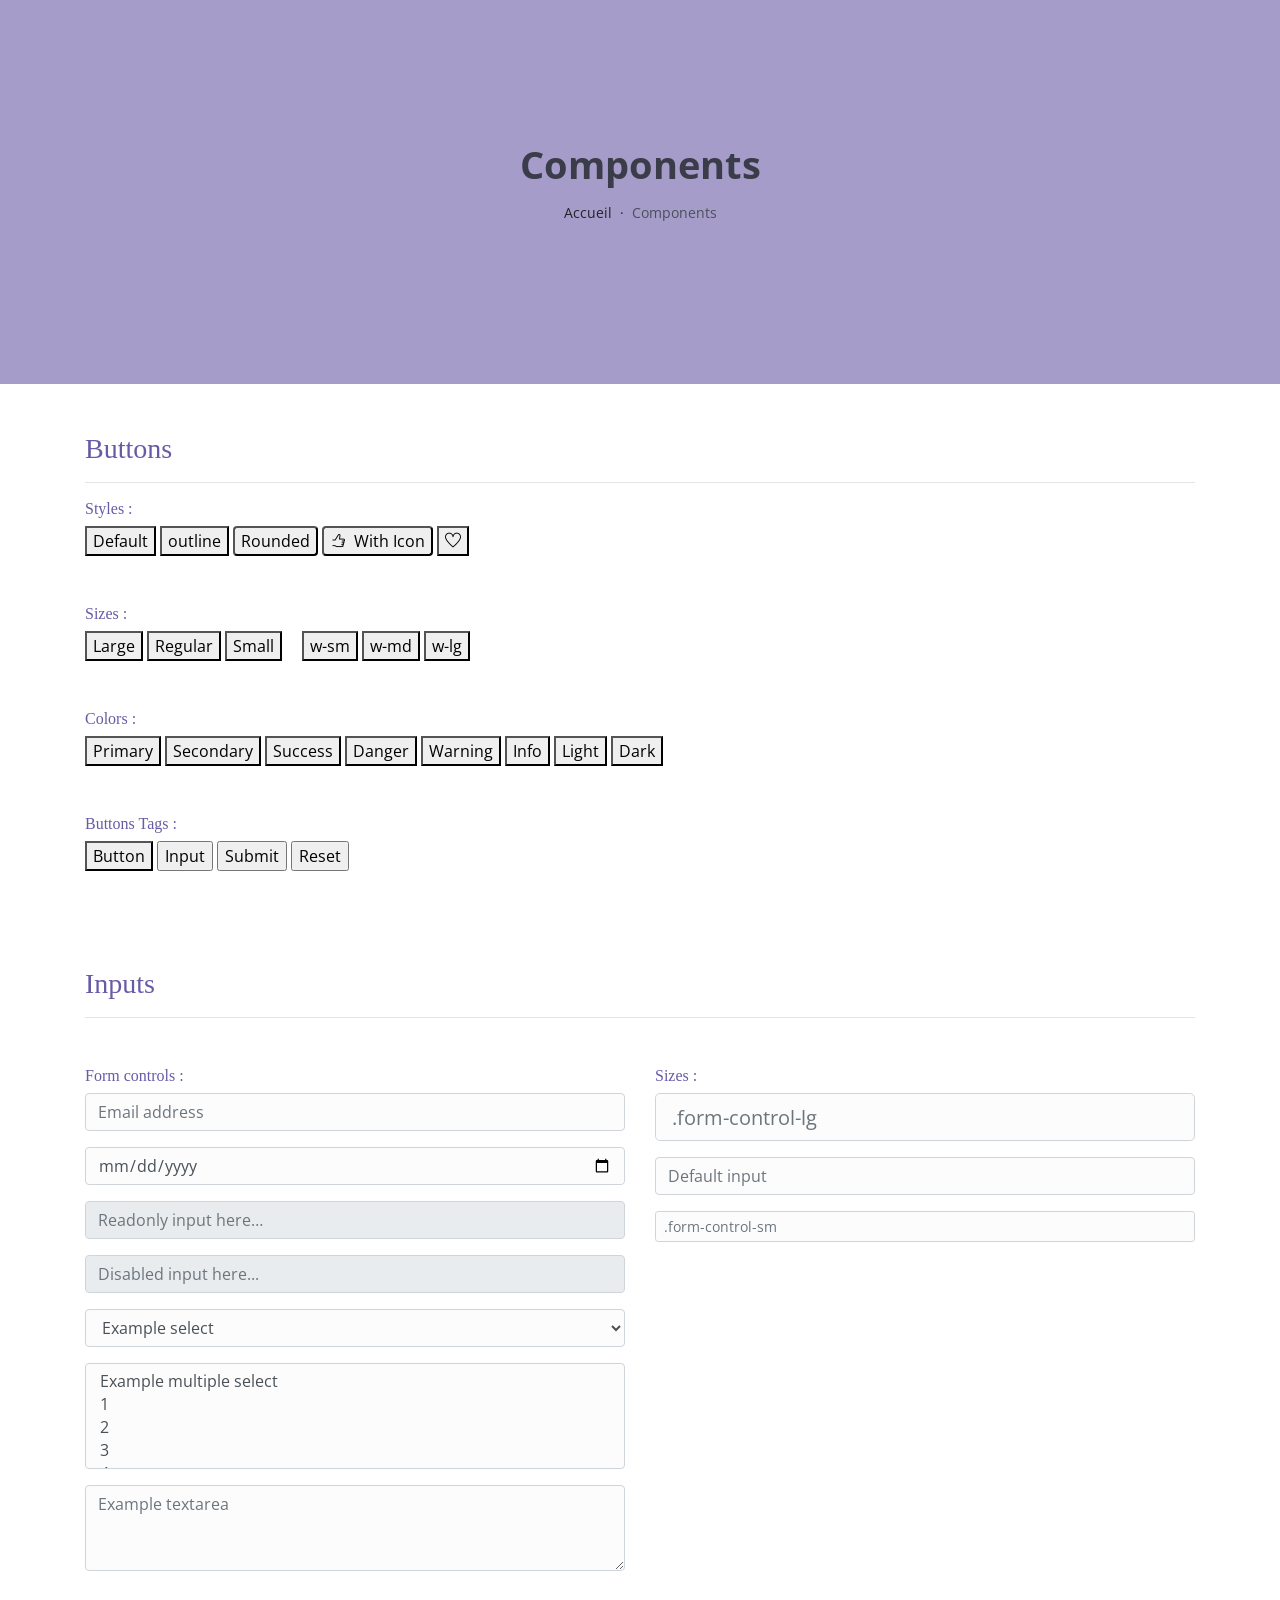
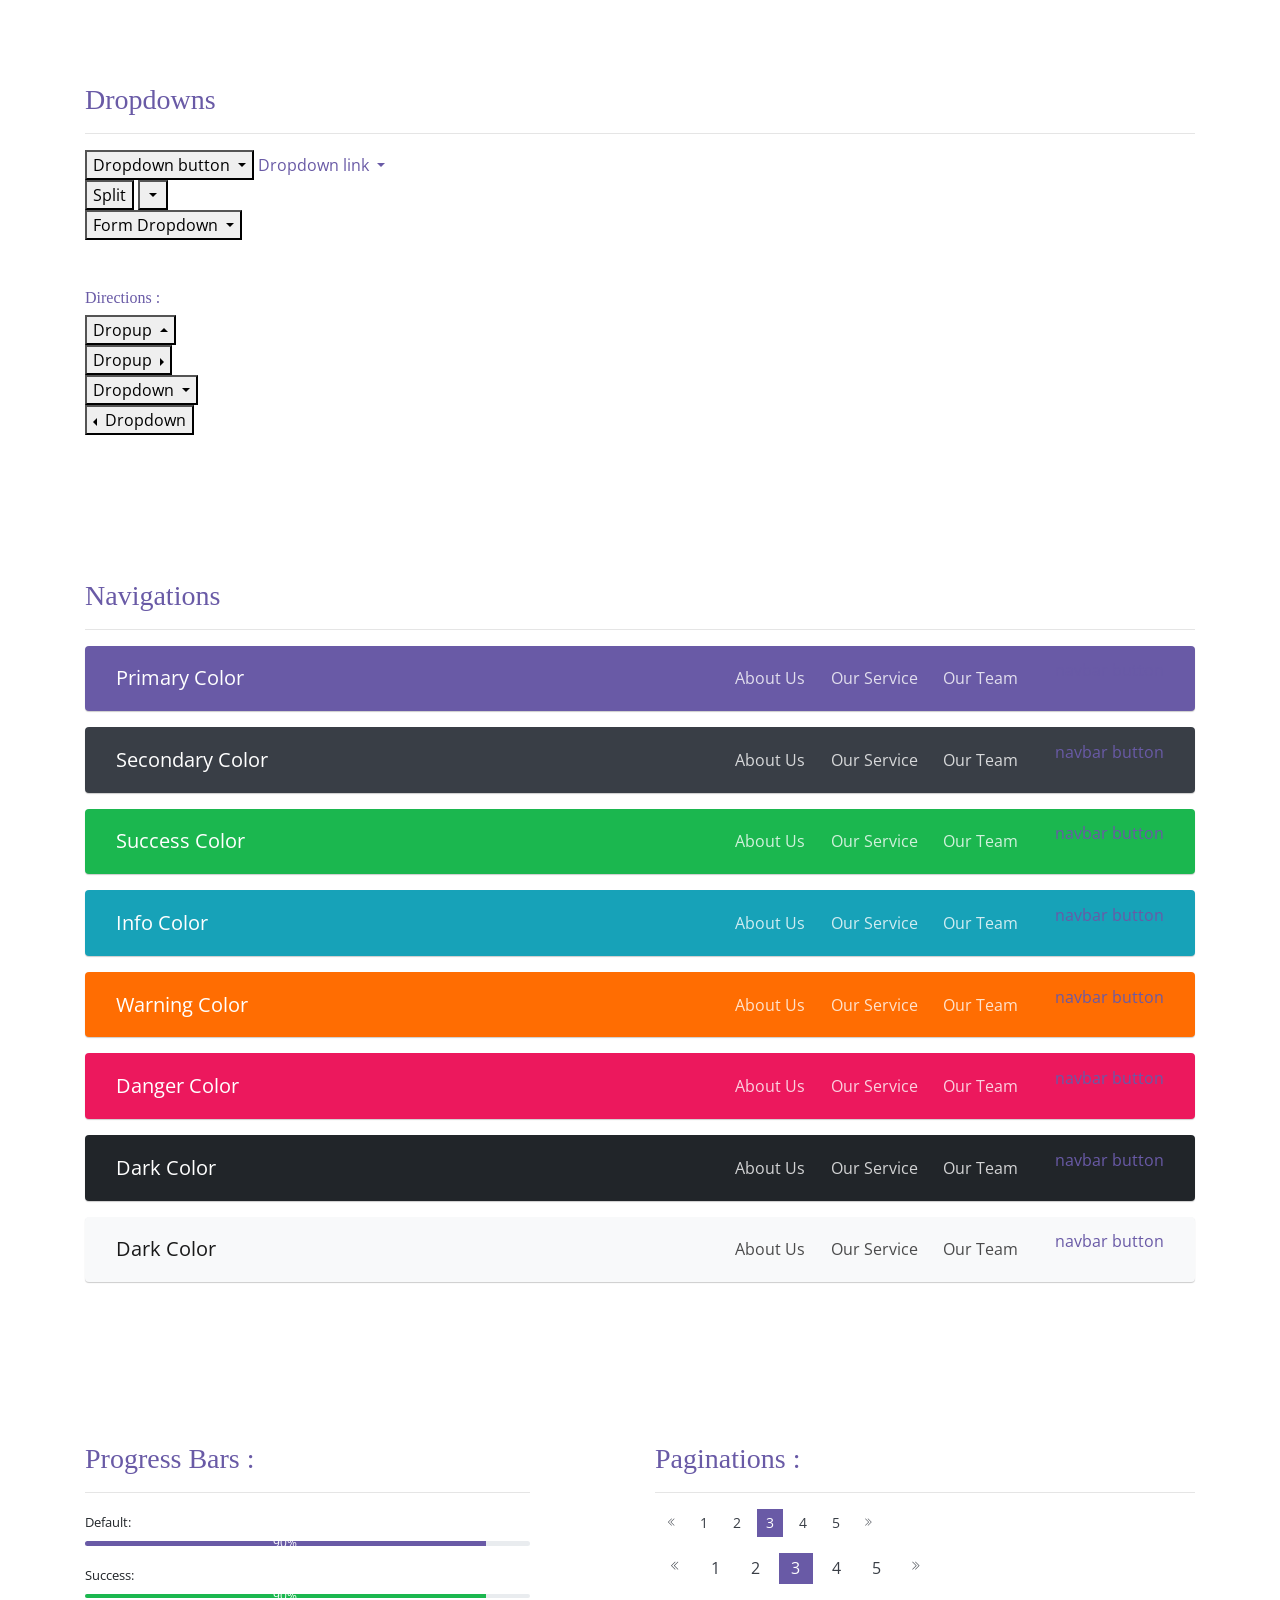
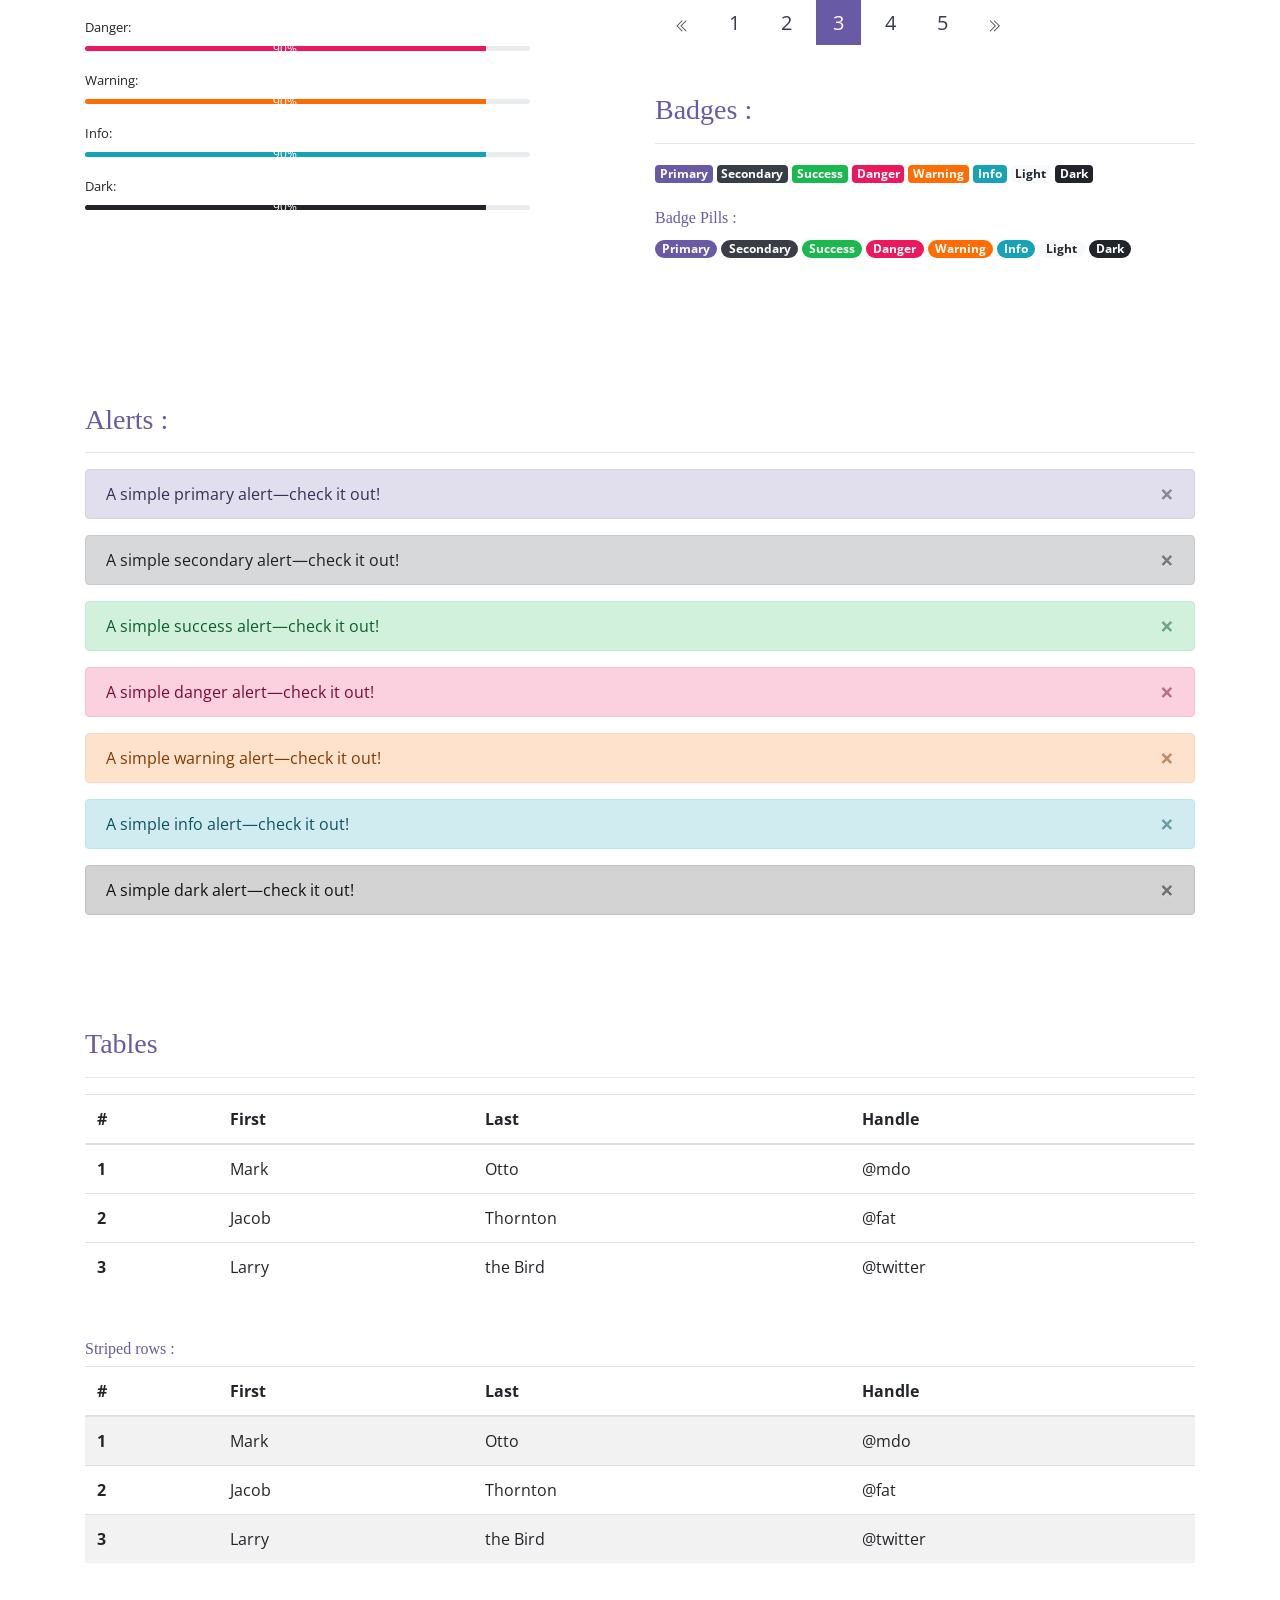
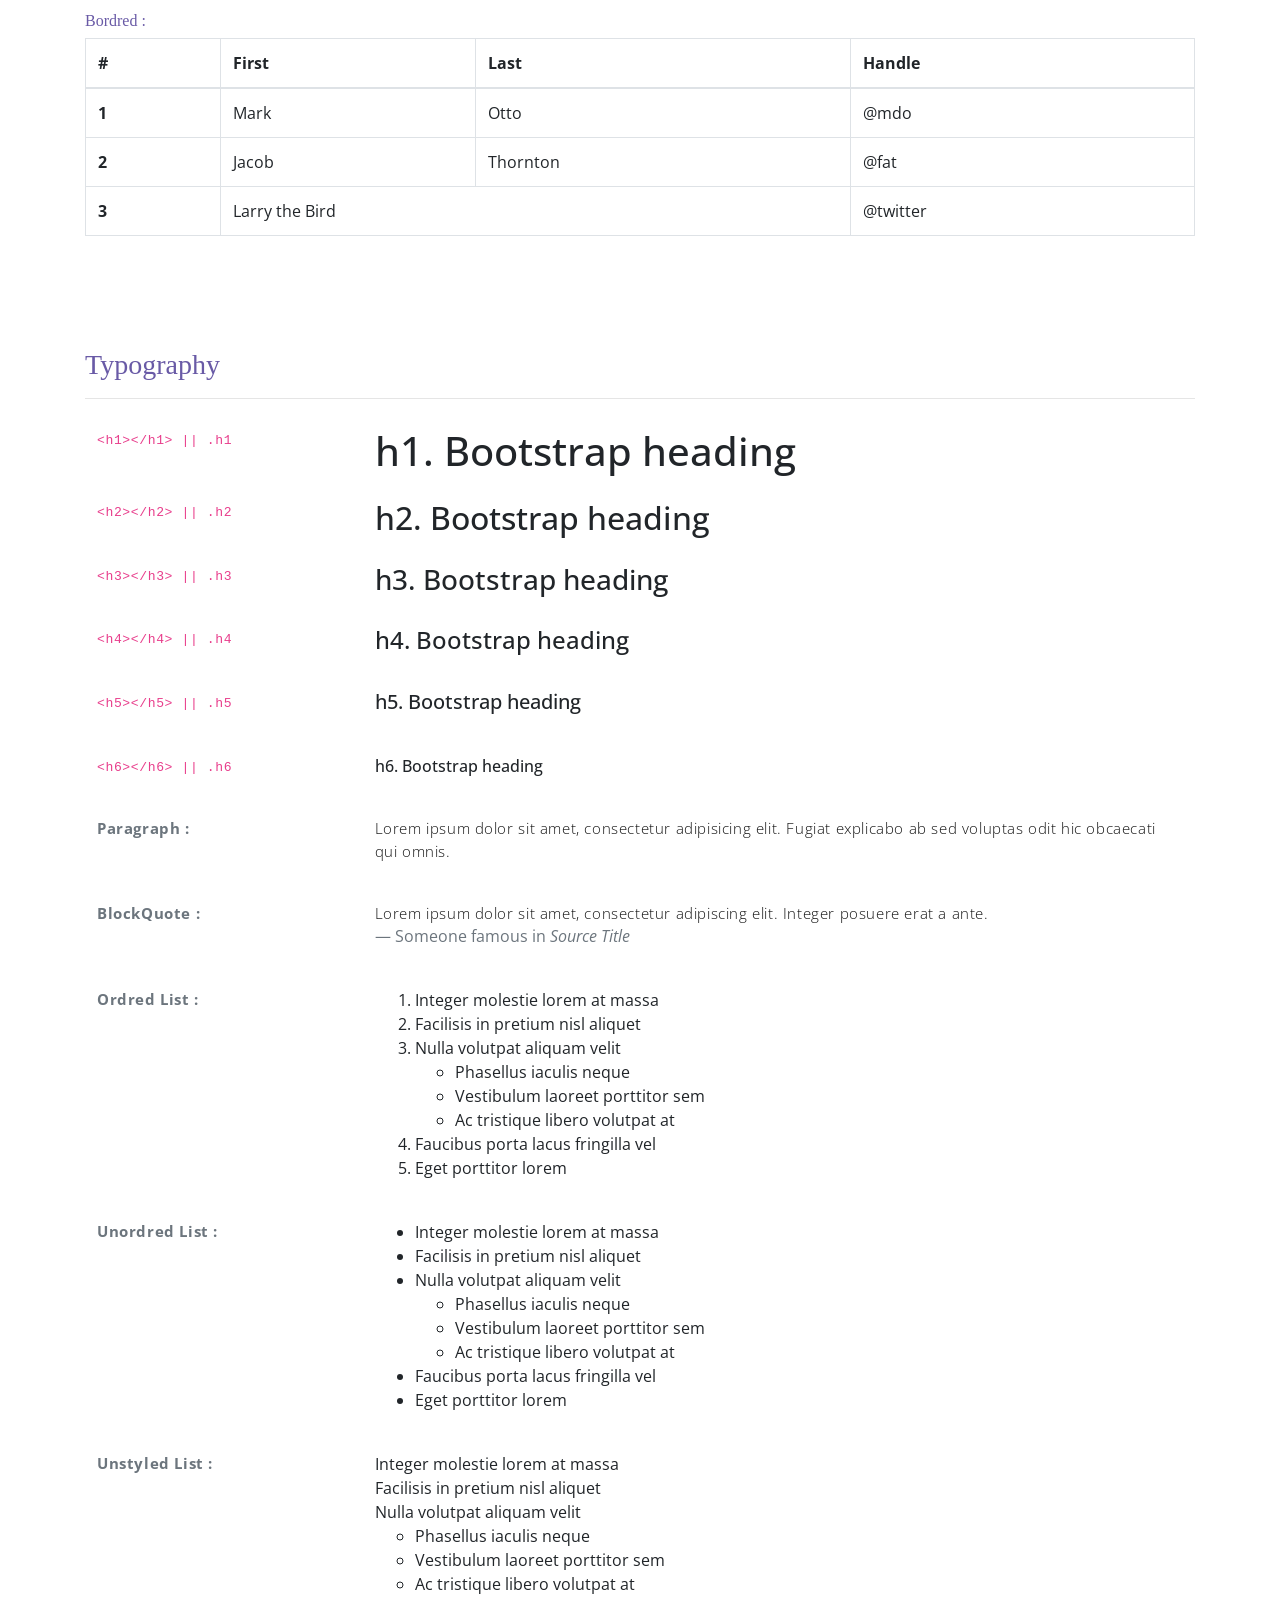
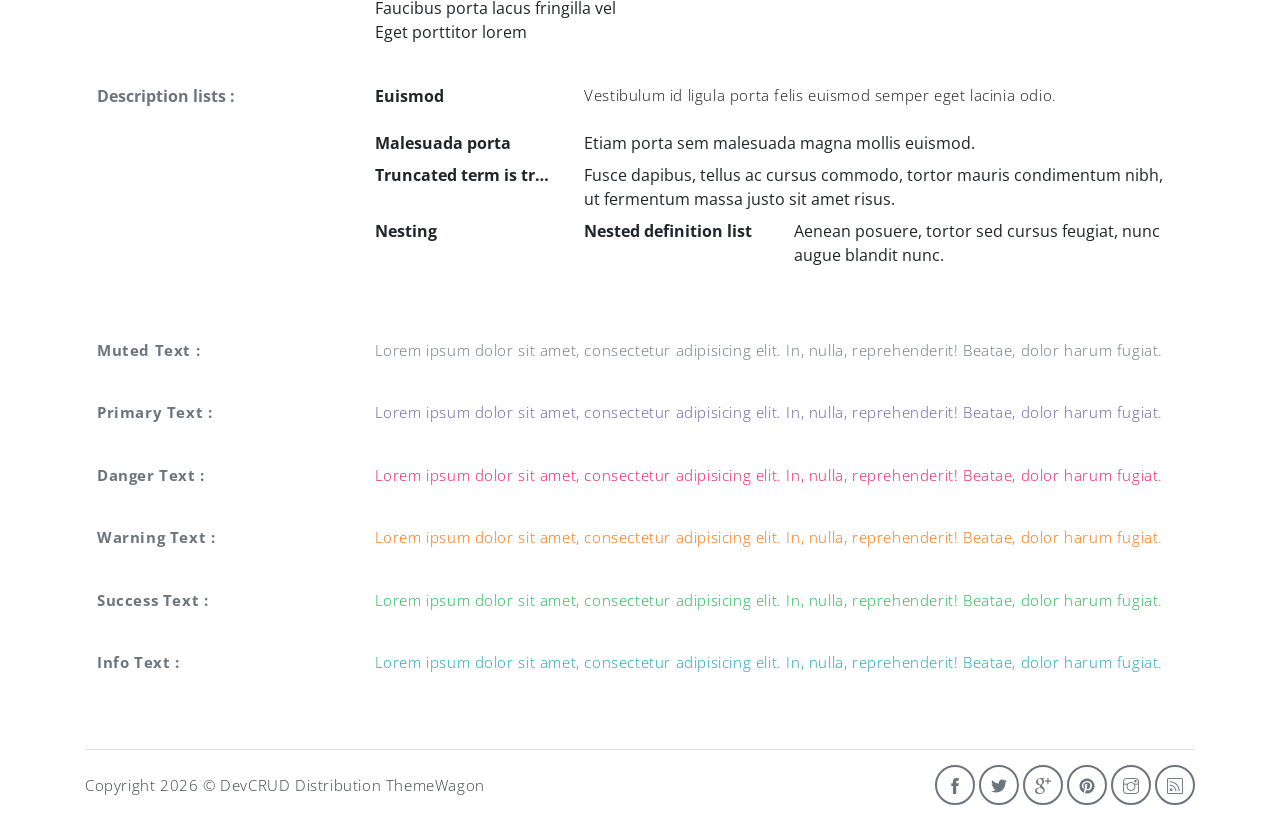
<file: components.html>
<!DOCTYPE html>
<html lang="en">

<head>
   <meta charset="utf-8">
   <meta name="viewport" content="width=device-width, initial-scale=1, shrink-to-fit=no">
   <meta name="description" content="Start your development with Meyawo landing page.">
   <meta name="author" content="Devcrud">
   <title>Meyawo Landing page | Components</title>
   <!-- font icons -->
   <link rel="stylesheet" href="assets/vendors/themify-icons/css/themify-icons.css">
   <!-- Bootstrap + Steller  -->
   <link rel="stylesheet" href="assets/css/meyawo.css">
</head>

<body>

   <!-- Page Header -->
   <header class="header header-mini">
      <div class="header-title">Components</div>
      <nav aria-label="breadcrumb">
         <ol class="breadcrumb">
            <li class="breadcrumb-item"><a href="/">Accueil</a></li>
            <li class="breadcrumb-item active" aria-current="page">Components</li>
         </ol>
      </nav>
   </header> <!-- End Of Page Header -->

   <!-- main content -->
   <div class="container">

      <!-- Buttons -->
      <h3 class="mt-5">Buttons</h3>
      <hr>
      <h6 class="section-secondary-title">Styles :</h6>
      <button class="btn btn-primary">Default</button>
      <button class="btn btn-outline-primary">outline</button>
      <button class="btn btn-primary rounded">Rounded</button>
      <button class="btn btn-primary rounded"><i class="ti-thumb-up pr-1"></i> With Icon</button>
      <button class="btn btn-primary circle"><i class="ti-heart"></i></button>

      <h6 class="section-secondary-title mt-5">Sizes :</h6>
      <button class="btn btn-primary btn-lg">Large</button>
      <button class="btn btn-primary ">Regular</button>
      <button class="btn btn-primary btn-sm">Small</button>
      <button class="btn btn-primary w-sm ml-3">w-sm</button>
      <button class="btn btn-primary w-md">w-md</button>
      <button class="btn btn-primary w-lg">w-lg</button>

      <h6 class="section-secondary-title mt-5">Colors :</h6>
      <button type="button" class="btn btn-primary">Primary</button>
      <button type="button" class="btn btn-secondary">Secondary</button>
      <button type="button" class="btn btn-success">Success</button>
      <button type="button" class="btn btn-danger">Danger</button>
      <button type="button" class="btn btn-warning">Warning</button>
      <button type="button" class="btn btn-info">Info</button>
      <button type="button" class="btn btn-light">Light</button>
      <button type="button" class="btn btn-dark">Dark</button>

      <h6 class="section-secondary-title mt-5">Buttons Tags :</h6>
      <button class="btn btn-primary" type="submit">Button</button>
      <input class="btn btn-primary" type="button" value="Input">
      <input class="btn btn-primary" type="submit" value="Submit">
      <input class="btn btn-primary" type="reset" value="Reset">

      <!-- devider -->
      <div class="py-5"></div>

      <!-- Inputs -->
      <h3>Inputs</h3>
      <hr>
      <div class="row mt-5">
         <div class="col-md-6">
            <h6 class="section-secondary-title">Form controls :</h6>
            <div class="form-group">
               <input type="email" class="form-control" id="exampleFormControlInput1" placeholder="Email address">
            </div>
            <div class="form-group">
               <input type="date" class="form-control" id="exampleFormControlInput1" placeholder="Date">
            </div>
            <div class="form-group">
               <input class="form-control" type="text" placeholder="Readonly input here…" readonly>
            </div>
            <div class="form-group">
               <input class="form-control" id="disabledInput" type="text" placeholder="Disabled input here..." disabled>
            </div>
            <div class="form-group">
               <select class="form-control" id="exampleFormControlSelect1">
                  <option>Example select</option>
                  <option>1</option>
                  <option>2</option>
                  <option>3</option>
                  <option>4</option>
                  <option>5</option>
               </select>
            </div>
            <div class="form-group">
               <select multiple class="form-control" id="exampleFormControlSelect2">
                  <option>Example multiple select</option>
                  <option>1</option>
                  <option>2</option>
                  <option>3</option>
                  <option>4</option>
                  <option>5</option>
               </select>
            </div>
            <div class="form-group">
               <textarea class="form-control" id="exampleFormControlTextarea1" rows="3"
                  placeholder="Example textarea"></textarea>
            </div>
         </div>
         <div class="col-md-6">
            <h6 class="section-secondary-title">Sizes :</h6>
            <div class="form-group">
               <input class="form-control form-control-lg" type="text" placeholder=".form-control-lg">
            </div>
            <div class="form-group">
               <input class="form-control" type="text" placeholder="Default input">
            </div>
            <div class="form-group">
               <input class="form-control form-control-sm" type="text" placeholder=".form-control-sm">
            </div>
         </div>
      </div> <!-- end of inputs -->

      <!-- devider -->
      <div class="py-5"></div>

      <!-- Dropdowns -->
      <h3 class="components-section-title font-weight-normal">Dropdowns</h3>
      <hr>
      <div class="dropdown d-inline-block">
         <button class="btn btn-outline-secondary dropdown-toggle" type="button" id="dropdownMenuButton"
            data-toggle="dropdown" aria-haspopup="true" aria-expanded="false">
            Dropdown button
         </button>
         <div class="dropdown-menu" aria-labelledby="dropdownMenuButton">
            <a class="dropdown-item" href="#">Action</a>
            <a class="dropdown-item" href="#">Another action</a>
            <a class="dropdown-item" href="#">Something else here</a>
         </div>
      </div>
      <div class="dropdown d-inline-block">
         <a class="btn btn-outline-secondary dropdown-toggle" href="#" role="button" id="dropdownMenuLink"
            data-toggle="dropdown" aria-haspopup="true" aria-expanded="false">
            Dropdown link
         </a>
         <div class="dropdown-menu" aria-labelledby="dropdownMenuLink">
            <a class="dropdown-item" href="#">Action</a>
            <a class="dropdown-item" href="#">Another action</a>
            <a class="dropdown-item" href="#">Something else here</a>
         </div>
      </div>
      <div class="btn-group">
         <button type="button" class="btn btn-outline-secondary">Split</button>
         <button type="button" class="btn btn-outline-secondary dropdown-toggle dropdown-toggle-split"
            data-toggle="dropdown" aria-haspopup="true" aria-expanded="false">
            <span class="sr-only">Toggle Dropdown</span>
         </button>
         <div class="dropdown-menu">
            <a class="dropdown-item" href="#">Action</a>
            <a class="dropdown-item" href="#">Another action</a>
            <a class="dropdown-item" href="#">Something else here</a>
            <div class="dropdown-divider"></div>
            <a class="dropdown-item" href="#">Separated link</a>
         </div>
      </div>
      <div class="btn-group">
         <button class="btn btn-outline-secondary dropdown-toggle" type="button" id="dropdownMenuButton"
            data-toggle="dropdown" aria-haspopup="true" aria-expanded="false">
            Form Dropdown
         </button>
         <div class="dropdown-menu form">
            <form class="px-4 py-3">
               <div class="form-group">
                  <input type="email" class="form-control" id="exampleDropdownFormEmail1"
                     placeholder="email@example.com">
               </div>
               <div class="form-group">
                  <input type="password" class="form-control" id="exampleDropdownFormPassword1" placeholder="Password">
               </div>
               <div class="form-check mb-3">
                  <input type="checkbox" class="form-check-input" id="dropdownCheck">
                  <label class="form-check-label" for="dropdownCheck">
                     Remember me
                  </label>
               </div>
               <button type="submit" class="btn btn-primary btn-block">Sign in</button>
            </form>
            <div class="dropdown-divider"></div>
            <a class="dropdown-item" href="#"><small>New around here? Sign up</small></a>
            <a class="dropdown-item" href="#"><small>Forgot password?</small></a>
         </div>
      </div>
      <h6 class="section-secondary-title mt-5">Directions :</h6>
      <div class="btn-group dropup">
         <button type="button" class="btn btn-outline-secondary dropdown-toggle" data-toggle="dropdown"
            aria-haspopup="true" aria-expanded="false">
            Dropup
         </button>
         <div class="dropdown-menu">
            <a class="dropdown-item" href="#">Action</a>
            <a class="dropdown-item" href="#">Another action</a>
            <a class="dropdown-item" href="#">Something else here</a>
            <div class="dropdown-divider"></div>
            <a class="dropdown-item" href="#">Separated link</a>
         </div>
      </div>
      <div class="btn-group dropright">
         <button type="button" class="btn btn-outline-secondary dropdown-toggle" data-toggle="dropdown"
            aria-haspopup="true" aria-expanded="false">
            Dropup
         </button>
         <div class="dropdown-menu">
            <a class="dropdown-item" href="#">Action</a>
            <a class="dropdown-item" href="#">Another action</a>
            <a class="dropdown-item" href="#">Something else here</a>
            <div class="dropdown-divider"></div>
            <a class="dropdown-item" href="#">Separated link</a>
         </div>
      </div>
      <div class="btn-group">
         <button type="button" class="btn btn-outline-secondary dropdown-toggle" data-toggle="dropdown"
            aria-haspopup="true" aria-expanded="false">
            Dropdown
         </button>
         <div class="dropdown-menu">
            <a class="dropdown-item" href="#">Action</a>
            <a class="dropdown-item" href="#">Another action</a>
            <a class="dropdown-item" href="#">Something else here</a>
            <div class="dropdown-divider"></div>
            <a class="dropdown-item" href="#">Separated link</a>
         </div>
      </div>
      <div class="btn-group dropleft">
         <button type="button" class="btn btn-outline-secondary dropdown-toggle" data-toggle="dropdown"
            aria-haspopup="true" aria-expanded="false">
            Dropdown
         </button>
         <div class="dropdown-menu">
            <a class="dropdown-item" href="#">Action</a>
            <a class="dropdown-item" href="#">Another action</a>
            <a class="dropdown-item" href="#">Something else here</a>
            <div class="dropdown-divider"></div>
            <a class="dropdown-item" href="#">Separated link</a>
         </div>
      </div> <!-- end of Dropdowns -->

      <!-- devider -->
      <div class="py-5"></div>

      <!-- navbars -->
      <h3 class="components-section-title font-weight-normal mt-5">Navigations</h3>
      <hr>
      <nav class="navbar navbar-expand-sm navbar-dark bg-primary rounded shadow mb-3">
         <div class="container">
            <a class="navbar-brand" href="#">Primary Color</a>
            <button class="navbar-toggler ml-auto" type="button" data-toggle="collapse"
               data-target="#navbarSupportedContent" aria-controls="navbarSupportedContent" aria-expanded="false"
               aria-label="Toggle navigation">
               <span class="navbar-toggler-icon"></span>
            </button>
            <div class="collapse navbar-collapse" id="navbarSupportedContent">
               <ul class="navbar-nav ml-auto">
                  <li class="nav-item">
                     <a class="nav-link" href="#about">About Us</a>
                  </li>
                  <li class="nav-item">
                     <a class="nav-link" href="#service">Our Service</a>
                  </li>
                  <li class="nav-item">
                     <a class="nav-link" href="#team">Our Team</a>
                  </li>
                  <li class="nav-item">
                     <a href="#book-table" class="ml-4 mt-1 btn btn-light btn-sm">navbar button</a>
                  </li>
               </ul>
            </div>
         </div>
      </nav>
      <nav class="navbar navbar-expand-sm navbar-dark bg-secondary rounded shadow mb-3">
         <div class="container">
            <a class="navbar-brand" href="#">Secondary Color</a>
            <button class="navbar-toggler ml-auto" type="button" data-toggle="collapse"
               data-target="#navbarSupportedContent" aria-controls="navbarSupportedContent" aria-expanded="false"
               aria-label="Toggle navigation">
               <span class="navbar-toggler-icon"></span>
            </button>
            <div class="collapse navbar-collapse" id="navbarSupportedContent">
               <ul class="navbar-nav ml-auto">
                  <li class="nav-item">
                     <a class="nav-link" href="#about">About Us</a>
                  </li>
                  <li class="nav-item">
                     <a class="nav-link" href="#service">Our Service</a>
                  </li>
                  <li class="nav-item">
                     <a class="nav-link" href="#team">Our Team</a>
                  </li>
                  <li class="nav-item">
                     <a href="#book-table" class="ml-4 mt-1 btn btn-light btn-sm">navbar button</a>
                  </li>
               </ul>
            </div>
         </div>
      </nav>
      <nav class="navbar navbar-expand-sm navbar-dark bg-success rounded shadow mb-3">
         <div class="container">
            <a class="navbar-brand" href="#">Success Color</a>
            <button class="navbar-toggler ml-auto" type="button" data-toggle="collapse"
               data-target="#navbarSupportedContent" aria-controls="navbarSupportedContent" aria-expanded="false"
               aria-label="Toggle navigation">
               <span class="navbar-toggler-icon"></span>
            </button>
            <div class="collapse navbar-collapse" id="navbarSupportedContent">
               <ul class="navbar-nav ml-auto">
                  <li class="nav-item">
                     <a class="nav-link" href="#about">About Us</a>
                  </li>
                  <li class="nav-item">
                     <a class="nav-link" href="#service">Our Service</a>
                  </li>
                  <li class="nav-item">
                     <a class="nav-link" href="#team">Our Team</a>
                  </li>
                  <li class="nav-item">
                     <a href="#book-table" class="ml-4 mt-1 btn btn-light btn-sm">navbar button</a>
                  </li>
               </ul>
            </div>
         </div>
      </nav>
      <nav class="navbar navbar-expand-sm navbar-dark bg-info rounded shadow mb-3">
         <div class="container">
            <a class="navbar-brand" href="#">Info Color</a>
            <button class="navbar-toggler ml-auto" type="button" data-toggle="collapse"
               data-target="#navbarSupportedContent" aria-controls="navbarSupportedContent" aria-expanded="false"
               aria-label="Toggle navigation">
               <span class="navbar-toggler-icon"></span>
            </button>
            <div class="collapse navbar-collapse" id="navbarSupportedContent">
               <ul class="navbar-nav ml-auto">
                  <li class="nav-item">
                     <a class="nav-link" href="#about">About Us</a>
                  </li>
                  <li class="nav-item">
                     <a class="nav-link" href="#service">Our Service</a>
                  </li>
                  <li class="nav-item">
                     <a class="nav-link" href="#team">Our Team</a>
                  </li>
                  <li class="nav-item">
                     <a href="#book-table" class="ml-4 mt-1 btn btn-light btn-sm">navbar button</a>
                  </li>
               </ul>
            </div>
         </div>
      </nav>
      <nav class="navbar navbar-expand-sm navbar-dark bg-warning rounded shadow mb-3">
         <div class="container">
            <a class="navbar-brand" href="#">Warning Color</a>
            <button class="navbar-toggler ml-auto" type="button" data-toggle="collapse"
               data-target="#navbarSupportedContent" aria-controls="navbarSupportedContent" aria-expanded="false"
               aria-label="Toggle navigation">
               <span class="navbar-toggler-icon"></span>
            </button>
            <div class="collapse navbar-collapse" id="navbarSupportedContent">
               <ul class="navbar-nav ml-auto">
                  <li class="nav-item">
                     <a class="nav-link" href="#about">About Us</a>
                  </li>
                  <li class="nav-item">
                     <a class="nav-link" href="#service">Our Service</a>
                  </li>
                  <li class="nav-item">
                     <a class="nav-link" href="#team">Our Team</a>
                  </li>
                  <li class="nav-item">
                     <a href="#book-table" class="ml-4 mt-1 btn btn-light btn-sm">navbar button</a>
                  </li>
               </ul>
            </div>
         </div>
      </nav>
      <nav class="navbar navbar-expand-sm navbar-dark bg-danger rounded shadow mb-3">
         <div class="container">
            <a class="navbar-brand" href="#">Danger Color</a>
            <button class="navbar-toggler ml-auto" type="button" data-toggle="collapse"
               data-target="#navbarSupportedContent" aria-controls="navbarSupportedContent" aria-expanded="false"
               aria-label="Toggle navigation">
               <span class="navbar-toggler-icon"></span>
            </button>
            <div class="collapse navbar-collapse" id="navbarSupportedContent">
               <ul class="navbar-nav ml-auto">
                  <li class="nav-item">
                     <a class="nav-link" href="#about">About Us</a>
                  </li>
                  <li class="nav-item">
                     <a class="nav-link" href="#service">Our Service</a>
                  </li>
                  <li class="nav-item">
                     <a class="nav-link" href="#team">Our Team</a>
                  </li>
                  <li class="nav-item">
                     <a href="#book-table" class="ml-4 mt-1 btn btn-light btn-sm">navbar button</a>
                  </li>
               </ul>
            </div>
         </div>
      </nav>
      <nav class="navbar navbar-expand-sm navbar-dark bg-dark rounded shadow mb-3">
         <div class="container">
            <a class="navbar-brand" href="#">Dark Color</a>
            <button class="navbar-toggler ml-auto" type="button" data-toggle="collapse"
               data-target="#navbarSupportedContent" aria-controls="navbarSupportedContent" aria-expanded="false"
               aria-label="Toggle navigation">
               <span class="navbar-toggler-icon"></span>
            </button>
            <div class="collapse navbar-collapse" id="navbarSupportedContent">
               <ul class="navbar-nav ml-auto">
                  <li class="nav-item">
                     <a class="nav-link" href="#about">About Us</a>
                  </li>
                  <li class="nav-item">
                     <a class="nav-link" href="#service">Our Service</a>
                  </li>
                  <li class="nav-item">
                     <a class="nav-link" href="#team">Our Team</a>
                  </li>
                  <li class="nav-item">
                     <a href="#book-table" class="ml-4 mt-1 btn btn-light btn-sm">navbar button</a>
                  </li>
               </ul>
            </div>
         </div>
      </nav>
      <nav class="navbar navbar-expand-sm navbar-light bg-light rounded shadow mb-3">
         <div class="container">
            <a class="navbar-brand" href="#">Dark Color</a>
            <button class="navbar-toggler ml-auto" type="button" data-toggle="collapse"
               data-target="#navbarSupportedContent" aria-controls="navbarSupportedContent" aria-expanded="false"
               aria-label="Toggle navigation">
               <span class="navbar-toggler-icon"></span>
            </button>
            <div class="collapse navbar-collapse" id="navbarSupportedContent">
               <ul class="navbar-nav ml-auto">
                  <li class="nav-item">
                     <a class="nav-link" href="#about">About Us</a>
                  </li>
                  <li class="nav-item">
                     <a class="nav-link" href="#service">Our Service</a>
                  </li>
                  <li class="nav-item">
                     <a class="nav-link" href="#team">Our Team</a>
                  </li>
                  <li class="nav-item">
                     <a href="#book-table" class="ml-4 mt-1 btn btn-dark btn-sm">navbar button</a>
                  </li>
               </ul>
            </div>
         </div>
      </nav>
      <!-- End of navbars -->

      <!-- devider -->
      <div class="py-5"></div>

      <!-- progress bars -->
      <div class="row justify-content-between">
         <div class="col-md-5">
            <h3 class="components-section-title font-weight-normal mt-5">Progress Bars :</h3>
            <hr>
            <small>Default: </small>
            <div class="progress mt-2 mb-3">
               <div class="progress-bar" role="progressbar" style="width: 90%" aria-valuenow="25" aria-valuemin="0"
                  aria-valuemax="100"><span>90%</span></div>
            </div>
            <small>Success:</small>
            <div class="progress mt-2 mb-3">
               <div class="progress-bar bg-success" role="progressbar" style="width: 90%" aria-valuenow="25"
                  aria-valuemin="0" aria-valuemax="100"><span>90%</span></div>
            </div>
            <small>Danger:</small>
            <div class="progress mt-2 mb-3">
               <div class="progress-bar bg-danger" role="progressbar" style="width: 90%" aria-valuenow="25"
                  aria-valuemin="0" aria-valuemax="100"><span>90%</span></div>
            </div>
            <small>Warning:</small>
            <div class="progress mt-2 mb-3">
               <div class="progress-bar bg-warning" role="progressbar" style="width: 90%" aria-valuenow="25"
                  aria-valuemin="0" aria-valuemax="100"><span>90%</span></div>
            </div>
            <small>Info:</small>
            <div class="progress mt-2 mb-3">
               <div class="progress-bar bg-info" role="progressbar" style="width: 90%" aria-valuenow="25"
                  aria-valuemin="0" aria-valuemax="100"><span>90%</span></div>
            </div>
            <small>Dark:</small>
            <div class="progress mt-2 mb-3">
               <div class="progress-bar bg-dark" role="progressbar" style="width: 90%" aria-valuenow="25"
                  aria-valuemin="0" aria-valuemax="100"><span>90%</span></div>
            </div>
         </div>
         <div class="col-md-6">
            <h3 class="components-section-title font-weight-normal mt-5">Paginations :</h3>
            <hr>
            <nav aria-label="Page navigation example">
               <ul class="pagination pagination-sm">
                  <li class="page-item"><a class="page-link" href="#"><i class="ti-angle-double-left"></i></a></li>
                  <li class="page-item"><a class="page-link" href="#">1</a></li>
                  <li class="page-item"><a class="page-link" href="#">2</a></li>
                  <li class="page-item active"><a class="page-link" href="#">3</a></li>
                  <li class="page-item"><a class="page-link" href="#">4</a></li>
                  <li class="page-item"><a class="page-link" href="#">5</a></li>
                  <li class="page-item"><a class="page-link" href="#"><i class="ti-angle-double-right"></i></a></li>
               </ul>
            </nav>
            <nav aria-label="Page navigation example">
               <ul class="pagination">
                  <li class="page-item"><a class="page-link" href="#"><i class="ti-angle-double-left"></i></a></li>
                  <li class="page-item"><a class="page-link" href="#">1</a></li>
                  <li class="page-item"><a class="page-link" href="#">2</a></li>
                  <li class="page-item active"><a class="page-link" href="#">3</a></li>
                  <li class="page-item"><a class="page-link" href="#">4</a></li>
                  <li class="page-item"><a class="page-link" href="#">5</a></li>
                  <li class="page-item"><a class="page-link" href="#"><i class="ti-angle-double-right"></i></a></li>
               </ul>
            </nav>
            <nav aria-label="Page navigation example">
               <ul class="pagination pagination-lg">
                  <li class="page-item"><a class="page-link" href="#"><i class="ti-angle-double-left"></i></a></li>
                  <li class="page-item"><a class="page-link" href="#">1</a></li>
                  <li class="page-item"><a class="page-link" href="#">2</a></li>
                  <li class="page-item active"><a class="page-link" href="#">3</a></li>
                  <li class="page-item"><a class="page-link" href="#">4</a></li>
                  <li class="page-item"><a class="page-link" href="#">5</a></li>
                  <li class="page-item"><a class="page-link" href="#"><i class="ti-angle-double-right"></i></a></li>
               </ul>
            </nav>

            <!-- Badges -->
            <h3 class="components-section-title font-weight-normal mt-5">Badges :</h3>
            <hr>
            <span class="badge badge-primary">Primary</span>
            <span class="badge badge-secondary">Secondary</span>
            <span class="badge badge-success">Success</span>
            <span class="badge badge-danger">Danger</span>
            <span class="badge badge-warning">Warning</span>
            <span class="badge badge-info">Info</span>
            <span class="badge badge-light">Light</span>
            <span class="badge badge-dark">Dark</span>
            <h6 class="section-secondary-title mt-4 mb-2">Badge Pills :</h6>
            <span class="badge badge-pill badge-primary">Primary</span>
            <span class="badge badge-pill badge-secondary">Secondary</span>
            <span class="badge badge-pill badge-success">Success</span>
            <span class="badge badge-pill badge-danger">Danger</span>
            <span class="badge badge-pill badge-warning">Warning</span>
            <span class="badge badge-pill badge-info">Info</span>
            <span class="badge badge-pill badge-light">Light</span>
            <span class="badge badge-pill badge-dark">Dark</span>
         </div>
      </div> <!-- End of Progress bars -->

      <!-- devider -->
      <div class="py-5"></div>

      <!-- Alerts -->
      <h3 class="components-section-title font-weight-normal mt-5">Alerts :</h3>
      <hr>
      <div class="alert alert-primary alert-dismissible fade show" role="alert">
         A simple primary alert—check it out!
         <button type="button" class="close" data-dismiss="alert" aria-label="Close">
            <span aria-hidden="true">&times;</span>
         </button>
      </div>
      <div class="alert alert-secondary alert-dismissible fade show" role="alert">
         A simple secondary alert—check it out!
         <button type="button" class="close" data-dismiss="alert" aria-label="Close">
            <span aria-hidden="true">&times;</span>
         </button>
      </div>
      <div class="alert alert-success alert-dismissible fade show" role="alert">
         A simple success alert—check it out!
         <button type="button" class="close" data-dismiss="alert" aria-label="Close">
            <span aria-hidden="true">&times;</span>
         </button>
      </div>
      <div class="alert alert-danger alert-dismissible fade show" role="alert">
         A simple danger alert—check it out!
         <button type="button" class="close" data-dismiss="alert" aria-label="Close">
            <span aria-hidden="true">&times;</span>
         </button>
      </div>
      <div class="alert alert-warning alert-dismissible fade show" role="alert">
         A simple warning alert—check it out!
         <button type="button" class="close" data-dismiss="alert" aria-label="Close">
            <span aria-hidden="true">&times;</span>
         </button>
      </div>
      <div class="alert alert-info alert-dismissible fade show" role="alert">
         A simple info alert—check it out!
         <button type="button" class="close" data-dismiss="alert" aria-label="Close">
            <span aria-hidden="true">&times;</span>
         </button>
      </div>
      <div class="alert alert-dark alert-dismissible fade show" role="alert">
         A simple dark alert—check it out!
         <button type="button" class="close" data-dismiss="alert" aria-label="Close">
            <span aria-hidden="true">&times;</span>
         </button>
      </div>
      <!-- end of alerts -->

      <!-- devider -->
      <div class="py-5"></div>

      <!-- tables -->
      <h3 class="components-section-title">Tables</h3>
      <hr>
      <table class="table">
         <thead>
            <tr>
               <th scope="col">#</th>
               <th scope="col">First</th>
               <th scope="col">Last</th>
               <th scope="col">Handle</th>
            </tr>
         </thead>
         <tbody>
            <tr>
               <th scope="row">1</th>
               <td>Mark</td>
               <td>Otto</td>
               <td>@mdo</td>
            </tr>
            <tr>
               <th scope="row">2</th>
               <td>Jacob</td>
               <td>Thornton</td>
               <td>@fat</td>
            </tr>
            <tr>
               <th scope="row">3</th>
               <td>Larry</td>
               <td>the Bird</td>
               <td>@twitter</td>
            </tr>
         </tbody>
      </table>

      <h6 class="section-secondary-title mt-5">Striped rows :</h6>
      <table class="table table-striped">
         <thead>
            <tr>
               <th scope="col">#</th>
               <th scope="col">First</th>
               <th scope="col">Last</th>
               <th scope="col">Handle</th>
            </tr>
         </thead>
         <tbody>
            <tr>
               <th scope="row">1</th>
               <td>Mark</td>
               <td>Otto</td>
               <td>@mdo</td>
            </tr>
            <tr>
               <th scope="row">2</th>
               <td>Jacob</td>
               <td>Thornton</td>
               <td>@fat</td>
            </tr>
            <tr>
               <th scope="row">3</th>
               <td>Larry</td>
               <td>the Bird</td>
               <td>@twitter</td>
            </tr>
         </tbody>
      </table>

      <h6 class="section-secondary-title mt-5">Bordred :</h6>
      <table class="table table-bordered">
         <thead>
            <tr>
               <th scope="col">#</th>
               <th scope="col">First</th>
               <th scope="col">Last</th>
               <th scope="col">Handle</th>
            </tr>
         </thead>
         <tbody>
            <tr>
               <th scope="row">1</th>
               <td>Mark</td>
               <td>Otto</td>
               <td>@mdo</td>
            </tr>
            <tr>
               <th scope="row">2</th>
               <td>Jacob</td>
               <td>Thornton</td>
               <td>@fat</td>
            </tr>
            <tr>
               <th scope="row">3</th>
               <td colspan="2">Larry the Bird</td>
               <td>@twitter</td>
            </tr>
         </tbody>
      </table>
      <!-- end of tables -->

      <!-- devider -->
      <div class="py-5"></div>

      <!-- typography -->
      <h3 class="components-section-title">Typography</h3>
      <hr>
      <table class="table table-borderless v-align-center">
         <tbody>
            <tr>
               <td>
                  <p><code class="highlighter-rouge">&lt;h1&gt;&lt;/h1&gt; || .h1</code></p>
               </td>
               <td class="w-75"><span class="h1">h1. Bootstrap heading</span></td>
            </tr>
            <tr>
               <td>
                  <p><code class="highlighter-rouge">&lt;h2&gt;&lt;/h2&gt; || .h2</code></p>
               </td>
               <td><span class="h2">h2. Bootstrap heading</span></td>
            </tr>
            <tr>
               <td>
                  <p><code class="highlighter-rouge">&lt;h3&gt;&lt;/h3&gt; || .h3</code></p>
               </td>
               <td><span class="h3">h3. Bootstrap heading</span></td>
            </tr>
            <tr>
               <td>
                  <p><code class="highlighter-rouge">&lt;h4&gt;&lt;/h4&gt; || .h4</code></p>
               </td>
               <td><span class="h4">h4. Bootstrap heading</span></td>
            </tr>
            <tr>
               <td>
                  <p><code class="highlighter-rouge">&lt;h5&gt;&lt;/h5&gt; || .h5</code></p>
               </td>
               <td><span class="h5">h5. Bootstrap heading</span></td>
            </tr>
            <tr>
               <td>
                  <p><code class="highlighter-rouge">&lt;h6&gt;&lt;/h6&gt; || .h6</code></p>
               </td>
               <td><span class="h6">h6. Bootstrap heading</span></td>
            </tr>
            <tr>
               <td>
                  <p class="font-weight-bold text-muted">Paragraph :</p>
               </td>
               <td>
                  <p>Lorem ipsum dolor sit amet, consectetur adipisicing elit. Fugiat explicabo ab sed voluptas odit hic
                     obcaecati qui omnis.</p>
               </td>
            </tr>
            <tr>
               <td>
                  <p class="font-weight-bold text-muted">BlockQuote :</p>
               </td>
               <td>
                  <blockquote class="blockquote">
                     <p class="mb-0">Lorem ipsum dolor sit amet, consectetur adipiscing elit. Integer posuere erat a
                        ante.</p>
                     <footer class="blockquote-footer">Someone famous in <cite title="Source Title">Source Title</cite>
                     </footer>
                  </blockquote>
               </td>
            </tr>

            <tr>
               <td>
                  <p class="font-weight-bold text-muted">Ordred List :</p>
               </td>
               <td>
                  <ol>
                     <li>Integer molestie lorem at massa</li>
                     <li>Facilisis in pretium nisl aliquet</li>
                     <li>Nulla volutpat aliquam velit
                        <ul>
                           <li>Phasellus iaculis neque</li>
                           <li>Vestibulum laoreet porttitor sem</li>
                           <li>Ac tristique libero volutpat at</li>
                        </ul>
                     </li>
                     <li>Faucibus porta lacus fringilla vel</li>
                     <li>Eget porttitor lorem</li>
                  </ol>
               </td>
            </tr>
            <tr>
               <td>
                  <p class="font-weight-bold text-muted">Unordred List :</p>
               </td>
               <td>
                  <ul>
                     <li>Integer molestie lorem at massa</li>
                     <li>Facilisis in pretium nisl aliquet</li>
                     <li>Nulla volutpat aliquam velit
                        <ul>
                           <li>Phasellus iaculis neque</li>
                           <li>Vestibulum laoreet porttitor sem</li>
                           <li>Ac tristique libero volutpat at</li>
                        </ul>
                     </li>
                     <li>Faucibus porta lacus fringilla vel</li>
                     <li>Eget porttitor lorem</li>
                  </ul>
               </td>
            </tr>
            <tr>
               <td>
                  <p class="font-weight-bold text-muted">Unstyled List :</p>
               </td>
               <td>
                  <ul class="list-unstyled">
                     <li>Integer molestie lorem at massa</li>
                     <li>Facilisis in pretium nisl aliquet</li>
                     <li>Nulla volutpat aliquam velit
                        <ul>
                           <li>Phasellus iaculis neque</li>
                           <li>Vestibulum laoreet porttitor sem</li>
                           <li>Ac tristique libero volutpat at</li>
                        </ul>
                     </li>
                     <li>Faucibus porta lacus fringilla vel</li>
                     <li>Eget porttitor lorem</li>
                  </ul>
               </td>
            </tr>
            <tr>
               <td class="font-weight-bold text-muted">Description lists : </td>
               <td>
                  <dl class="row">
                     <dt class="col-sm-3">Euismod</dt>
                     <dd class="col-sm-9">
                        <p>Vestibulum id ligula porta felis euismod semper eget lacinia odio.</p>
                     </dd>

                     <dt class="col-sm-3">Malesuada porta</dt>
                     <dd class="col-sm-9">Etiam porta sem malesuada magna mollis euismod.</dd>

                     <dt class="col-sm-3 text-truncate">Truncated term is truncated</dt>
                     <dd class="col-sm-9">Fusce dapibus, tellus ac cursus commodo, tortor mauris condimentum nibh, ut
                        fermentum massa justo sit amet risus.</dd>

                     <dt class="col-sm-3">Nesting</dt>
                     <dd class="col-sm-9">
                        <dl class="row">
                           <dt class="col-sm-4">Nested definition list</dt>
                           <dd class="col-sm-8">Aenean posuere, tortor sed cursus feugiat, nunc augue blandit nunc.</dd>
                        </dl>
                     </dd>
                  </dl>
               </td>
            </tr>
            <tr>
               <td>
                  <p class="font-weight-bold text-muted">Muted Text :</p>
               </td>
               <td>
                  <p class="text-muted">Lorem ipsum dolor sit amet, consectetur adipisicing elit. In, nulla,
                     reprehenderit! Beatae, dolor harum fugiat.</p>
               </td>
            </tr>
            <tr>
               <td>
                  <p class="font-weight-bold text-muted">Primary Text :</p>
               </td>
               <td>
                  <p class="text-primary">Lorem ipsum dolor sit amet, consectetur adipisicing elit. In, nulla,
                     reprehenderit! Beatae, dolor harum fugiat.</p>
               </td>
            </tr>
            <tr>
               <td>
                  <p class="font-weight-bold text-muted">Danger Text :</p>
               </td>
               <td>
                  <p class="text-danger">Lorem ipsum dolor sit amet, consectetur adipisicing elit. In, nulla,
                     reprehenderit! Beatae, dolor harum fugiat.</p>
               </td>
            </tr>
            <tr>
               <td>
                  <p class="font-weight-bold text-muted">Warning Text :</p>
               </td>
               <td>
                  <p class="text-warning">Lorem ipsum dolor sit amet, consectetur adipisicing elit. In, nulla,
                     reprehenderit! Beatae, dolor harum fugiat.</p>
               </td>
            </tr>
            <tr>
               <td>
                  <p class="font-weight-bold text-muted">Success Text :</p>
               </td>
               <td>
                  <p class="text-success">Lorem ipsum dolor sit amet, consectetur adipisicing elit. In, nulla,
                     reprehenderit! Beatae, dolor harum fugiat.</p>
               </td>
            </tr>
            <tr>
               <td>
                  <p class="font-weight-bold text-muted">Info Text :</p>
               </td>
               <td>
                  <p class="text-info">Lorem ipsum dolor sit amet, consectetur adipisicing elit. In, nulla,
                     reprehenderit! Beatae, dolor harum fugiat.</p>
               </td>
            </tr>
         </tbody>
      </table>
   </div>
   <!-- end of typography -->

   <!-- footer -->
   <div class="container mt-5">
      <footer class="footer">
         <p class="mb-0">Copyright
            <script>document.write(new Date().getFullYear())</script> &copy; <a
               href="http://www.devcrud.com">DevCRUD</a> Distribution <a href="https://themewagon.com">ThemeWagon</a>
         </p>
         <div class="social-links text-right m-auto ml-sm-auto">
            <a href="javascript:void(0)" class="link"><i class="ti-facebook"></i></a>
            <a href="javascript:void(0)" class="link"><i class="ti-twitter-alt"></i></a>
            <a href="javascript:void(0)" class="link"><i class="ti-google"></i></a>
            <a href="javascript:void(0)" class="link"><i class="ti-pinterest-alt"></i></a>
            <a href="javascript:void(0)" class="link"><i class="ti-instagram"></i></a>
            <a href="javascript:void(0)" class="link"><i class="ti-rss"></i></a>
         </div>
      </footer>
   </div> <!-- end of page footer -->

   <!-- core  -->
   <script src="assets/vendors/jquery/jquery-3.4.1.js"></script>
   <script src="assets/vendors/bootstrap/bootstrap.bundle.js"></script>

</body>

</html>
</file>
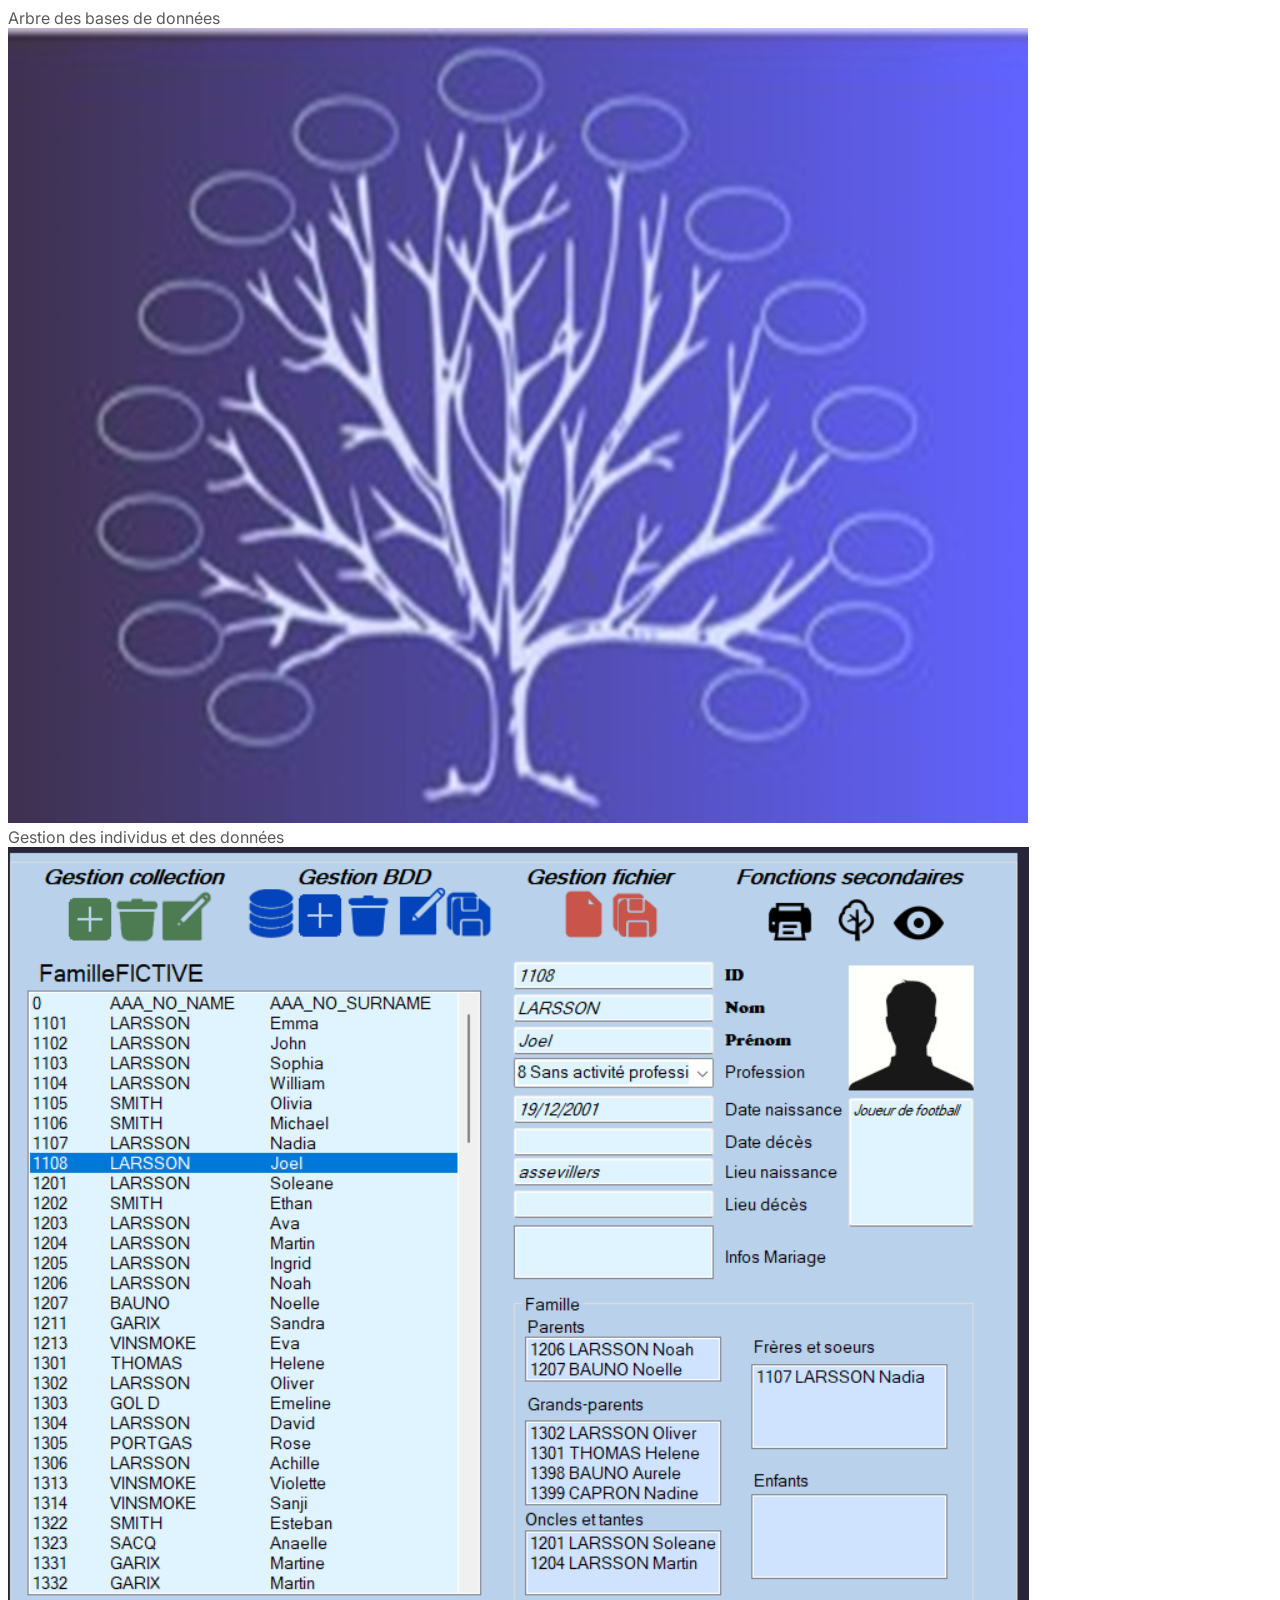
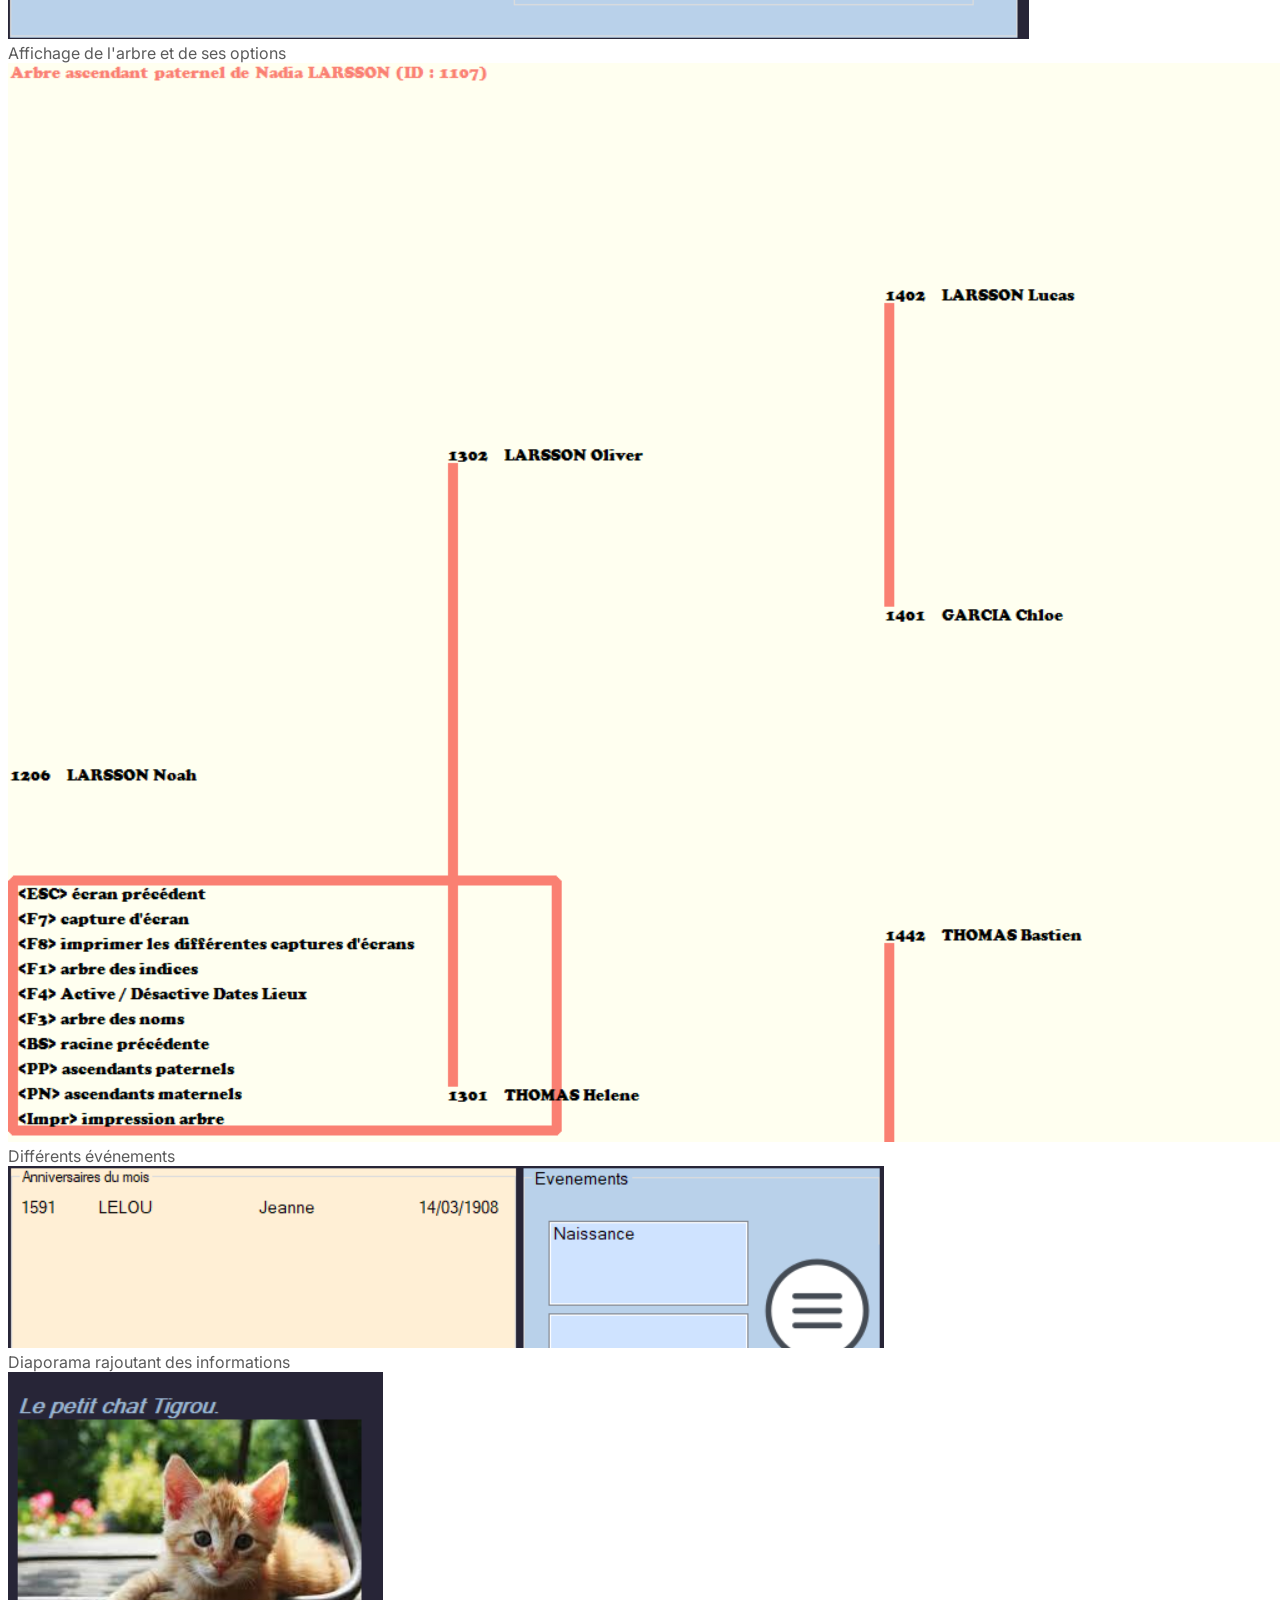
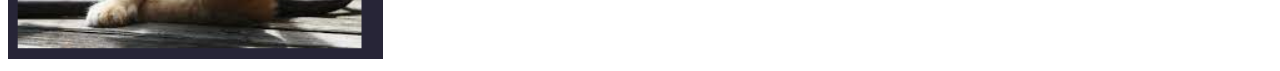
<file: diapo1.html>
<!DOCTYPE html>
<html lang="en">
  <head>
    <meta charset="UTF-8" />
    <meta name="viewport" content="width=device-width, initial-scale=1.0" />
    <title>Arbre Généalogique</title>
    <!-- Inclure le CSS -->
    <link rel="stylesheet" href="style.css" />
  </head>
  <body>
    <!-- Conteneur pour les images -->
    <div class="image-container">
      <div class="image">
        <div class="image-text">Arbre des bases de données</div>
        <img src="assets/imgs/ArbreG.jpg" alt="Image 1" />
        
      </div>
      <div class="image">
        <div class="image-text"></div>
        <div class="image-text">Gestion des individus et des données</div>
        <img src="assets/imgs/image2arbre.png" alt="Image 2" />
        
      </div>
      <div class="image">
        <div class="image-text">Affichage de l'arbre et de ses options</div>
        <img src="assets/imgs/image3arbre.png" alt="Image 3" />
        
      </div>
      <div class="image">
        <div class="image-text">Différents événements</div>
        <img src="assets/imgs/anniv.png" alt="Image 3" />
        
      </div>
      <div class="image">
        <div class="image-text">Diaporama rajoutant des informations</div>
        <img src="assets/imgs/diapoarbre.png" alt="Image 3" />
        
      </div>
    </div>
  </body>
</html>
</file>
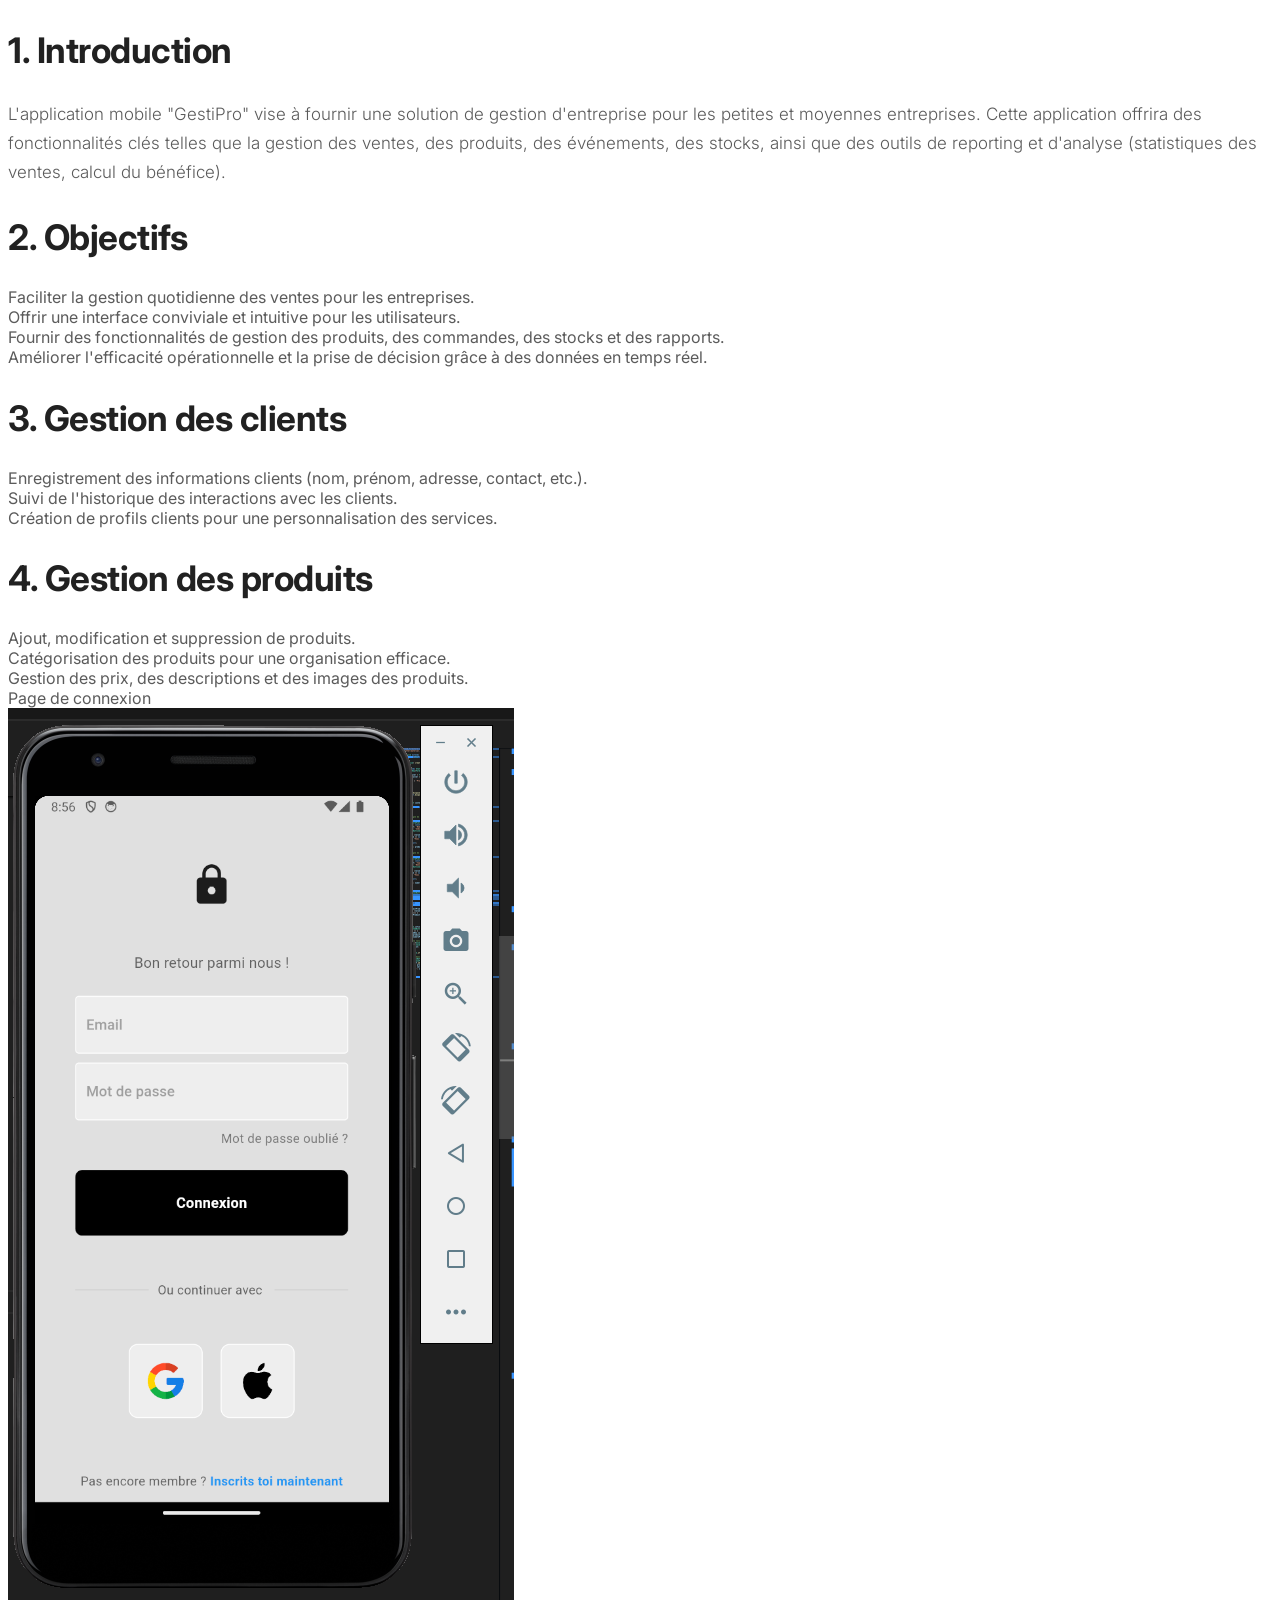
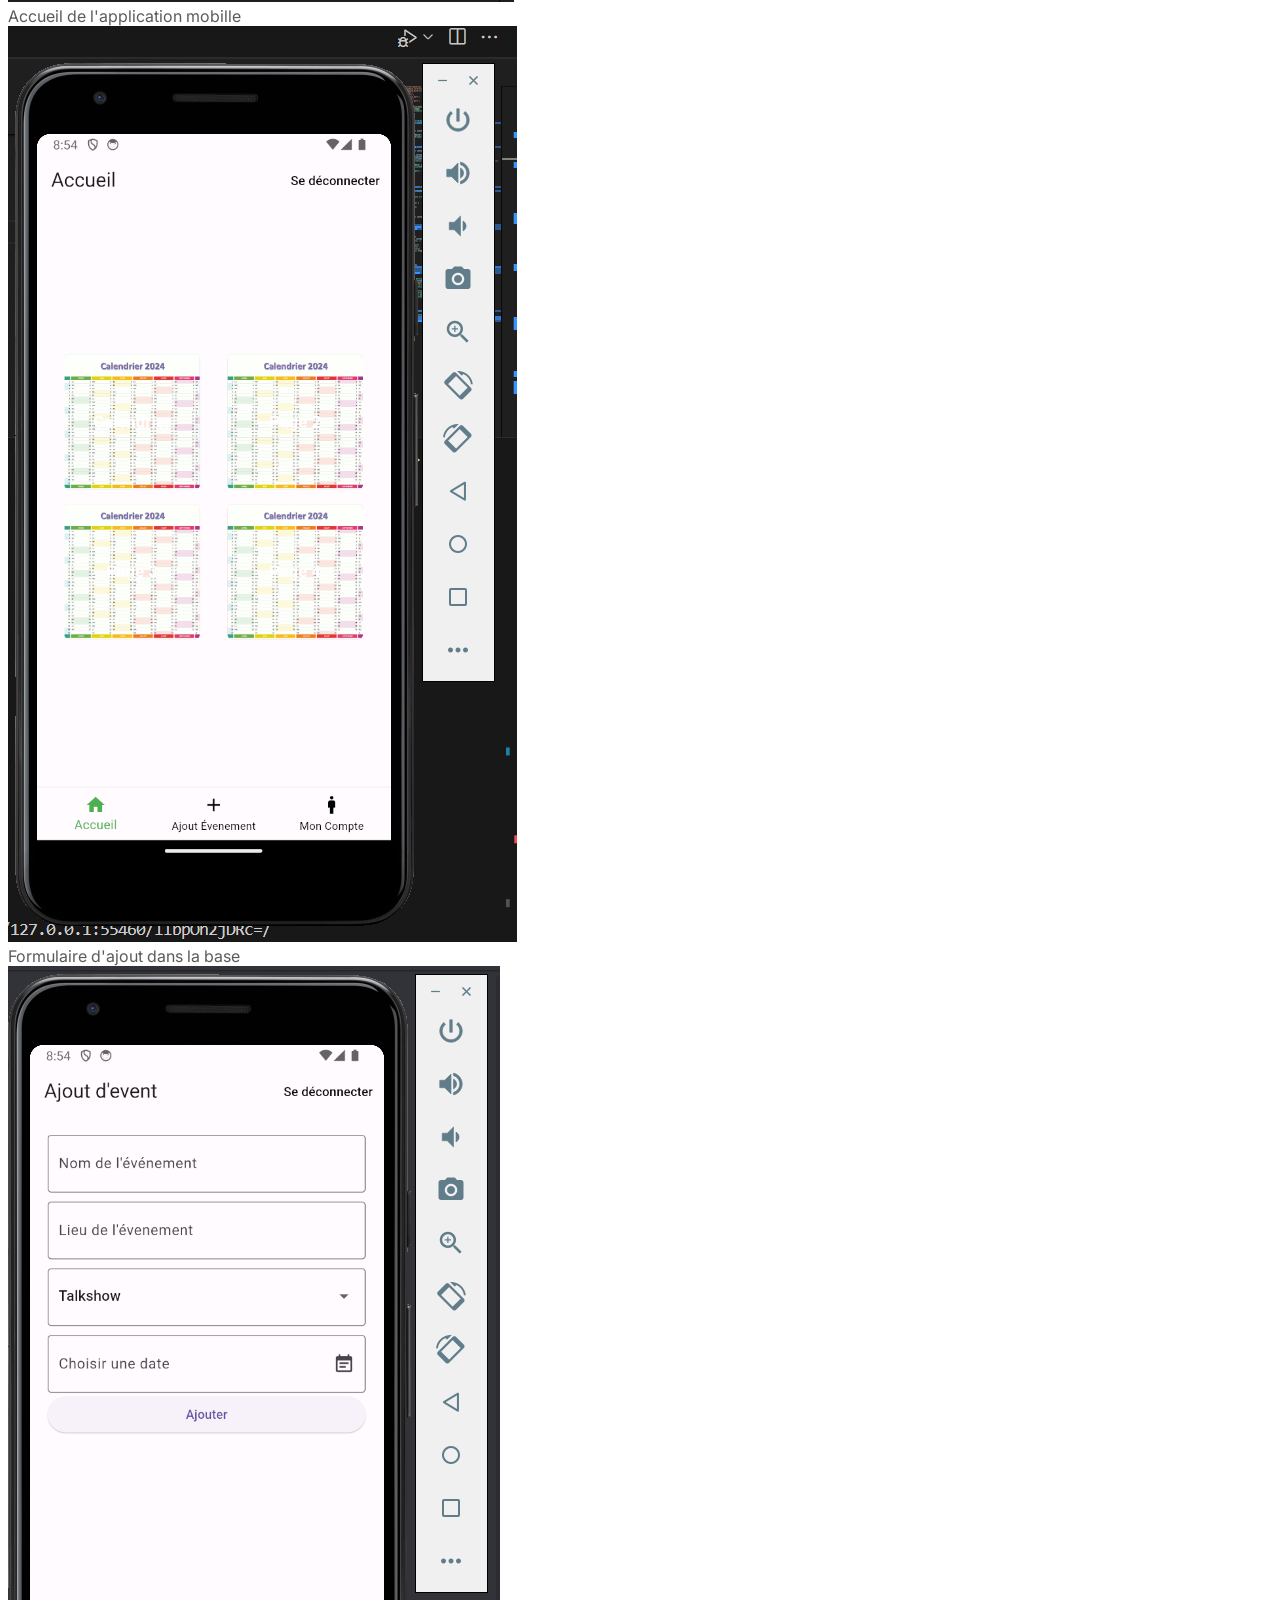
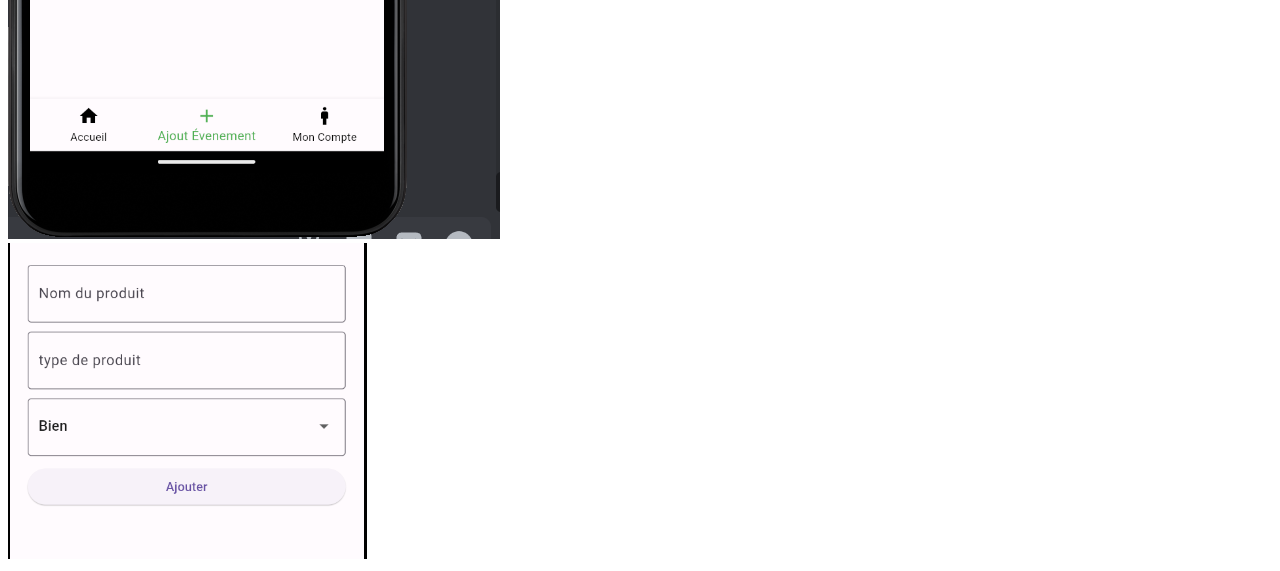
<file: diapo3.html>
<!DOCTYPE html>
<html lang="en">
  <head>
    <meta charset="UTF-8" />
    <meta name="viewport" content="width=device-width, initial-scale=1.0" />
    <title>GestiPro</title>
    <!-- Inclure le CSS -->
    <link rel="stylesheet" href="style.css" />
  </head>
  <body>
    <div class="cahierdescharges">
      <h2>1. Introduction</h2>
      <p>L'application mobile "GestiPro" vise à fournir une solution de gestion d'entreprise pour les petites et moyennes entreprises. Cette application offrira des fonctionnalités clés telles que la gestion des ventes, des produits, des événements, des stocks, ainsi que des outils de reporting et d'analyse (statistiques des ventes, calcul du bénéfice).</p>

      <h2>2. Objectifs</h2>
      <ul>
          <li>Faciliter la gestion quotidienne des ventes pour les entreprises.</li>
          <li>Offrir une interface conviviale et intuitive pour les utilisateurs.</li>
          <li>Fournir des fonctionnalités de gestion des produits, des commandes, des stocks et des rapports.</li>
          <li>Améliorer l'efficacité opérationnelle et la prise de décision grâce à des données en temps réel.</li>
      </ul>

      <h2>3. Gestion des clients</h2>
      <ul>
          <li>Enregistrement des informations clients (nom, prénom, adresse, contact, etc.).</li>
          <li>Suivi de l'historique des interactions avec les clients.</li>
          <li>Création de profils clients pour une personnalisation des services.</li>
      </ul>

      <h2>4. Gestion des produits</h2>
      <ul>
          <li>Ajout, modification et suppression de produits.</li>
          <li>Catégorisation des produits pour une organisation efficace.</li>
          <li>Gestion des prix, des descriptions et des images des produits.</li>
      </ul>
  </div>
    <!-- Conteneur pour les images -->
    <div class="image-container">
      <div class="image">
        <div class="image-text">Page de connexion</div>
        <img src="assets/imgs/aplico.png" alt="Image 1" />
        
      </div>
      <div class="image">
        <div class="image-text"></div>
        <div class="image-text">Accueil de l'application mobille</div>
        <img src="assets/imgs/apliaccueil.png" alt="Image 2" />
        
      </div>
      <div class="image">
        <div class="image-text">Formulaire d'ajout dans la base</div>
        <img src="assets/imgs/ajoutevent.png" alt="Image 3" />
        
      </div>
      <div class="image">
        <img src="assets/imgs/ajoutproduit.png" alt="Image 3" />
      </div>
    </div>
  </body>
</html>
</file>
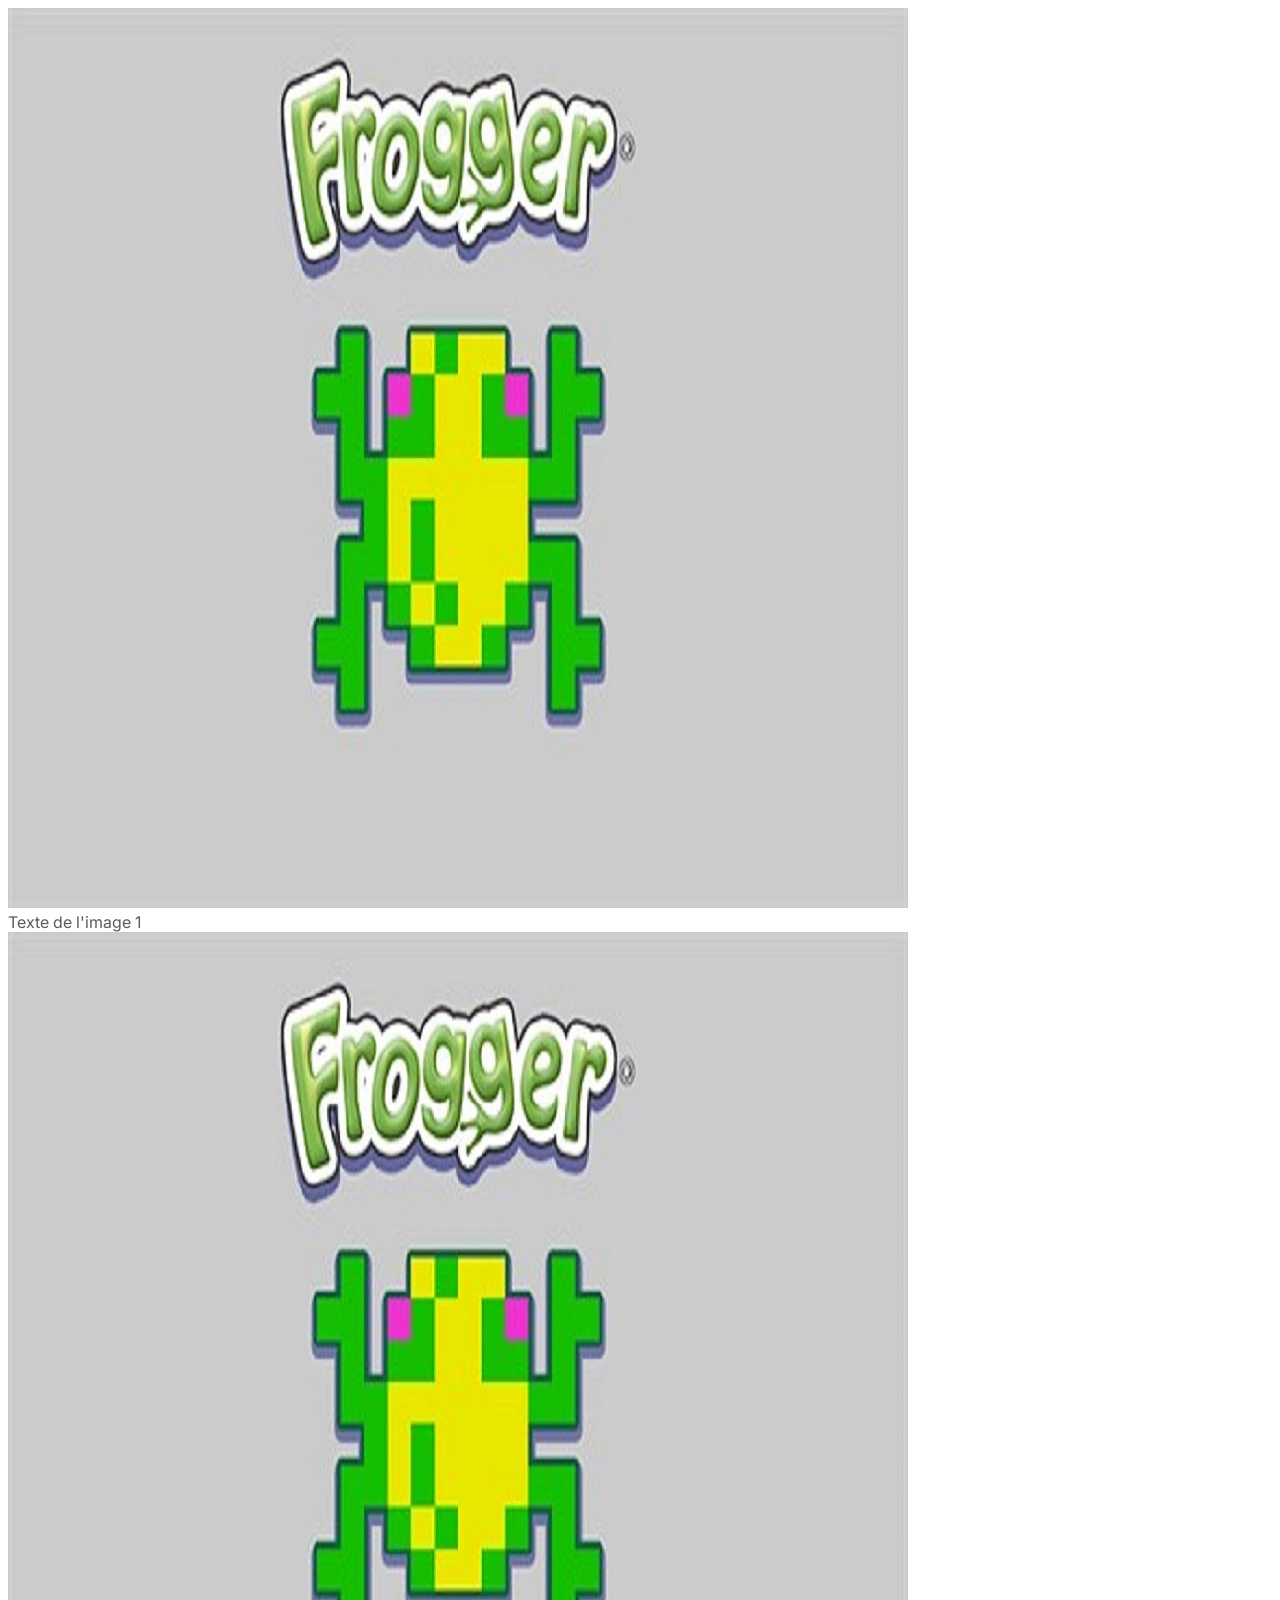
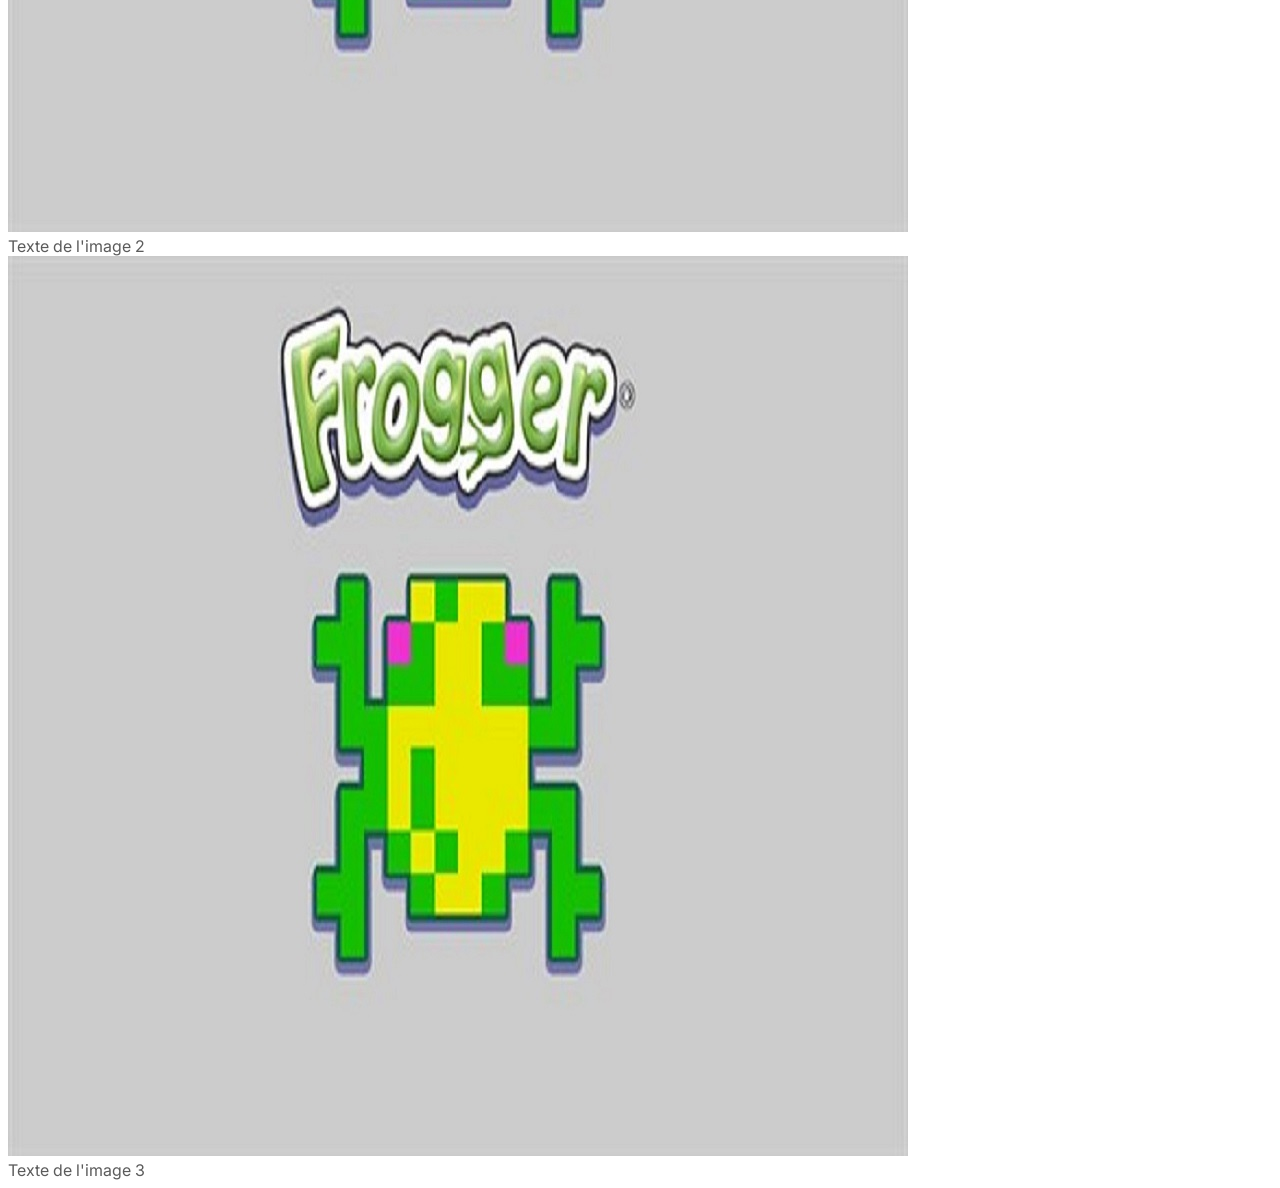
<file: diapo4.html>
<!DOCTYPE html>
<html lang="en">
  <head>
    <meta charset="UTF-8" />
    <meta name="viewport" content="width=device-width, initial-scale=1.0" />
    <title>Diapo 1</title>
    <!-- Inclure le CSS -->
    <link rel="stylesheet" href="style.css" />
  </head>
  <body>
    <!-- Conteneur pour les images -->
    <div class="image-container">
      <div class="image">
        <img src="assets/imgs/frogger.jpg" alt="Image 1" />
        <div class="image-text">Texte de l'image 1</div>
      </div>
      <div class="image">
        <img src="assets/imgs/frogger.jpg" alt="Image 2" />
        <div class="image-text">Texte de l'image 2</div>
      </div>
      <div class="image">
        <img src="assets/imgs/frogger.jpg" alt="Image 3" />
        <div class="image-text">Texte de l'image 3</div>
      </div>
    </div>
  </body>
</html>
</file>
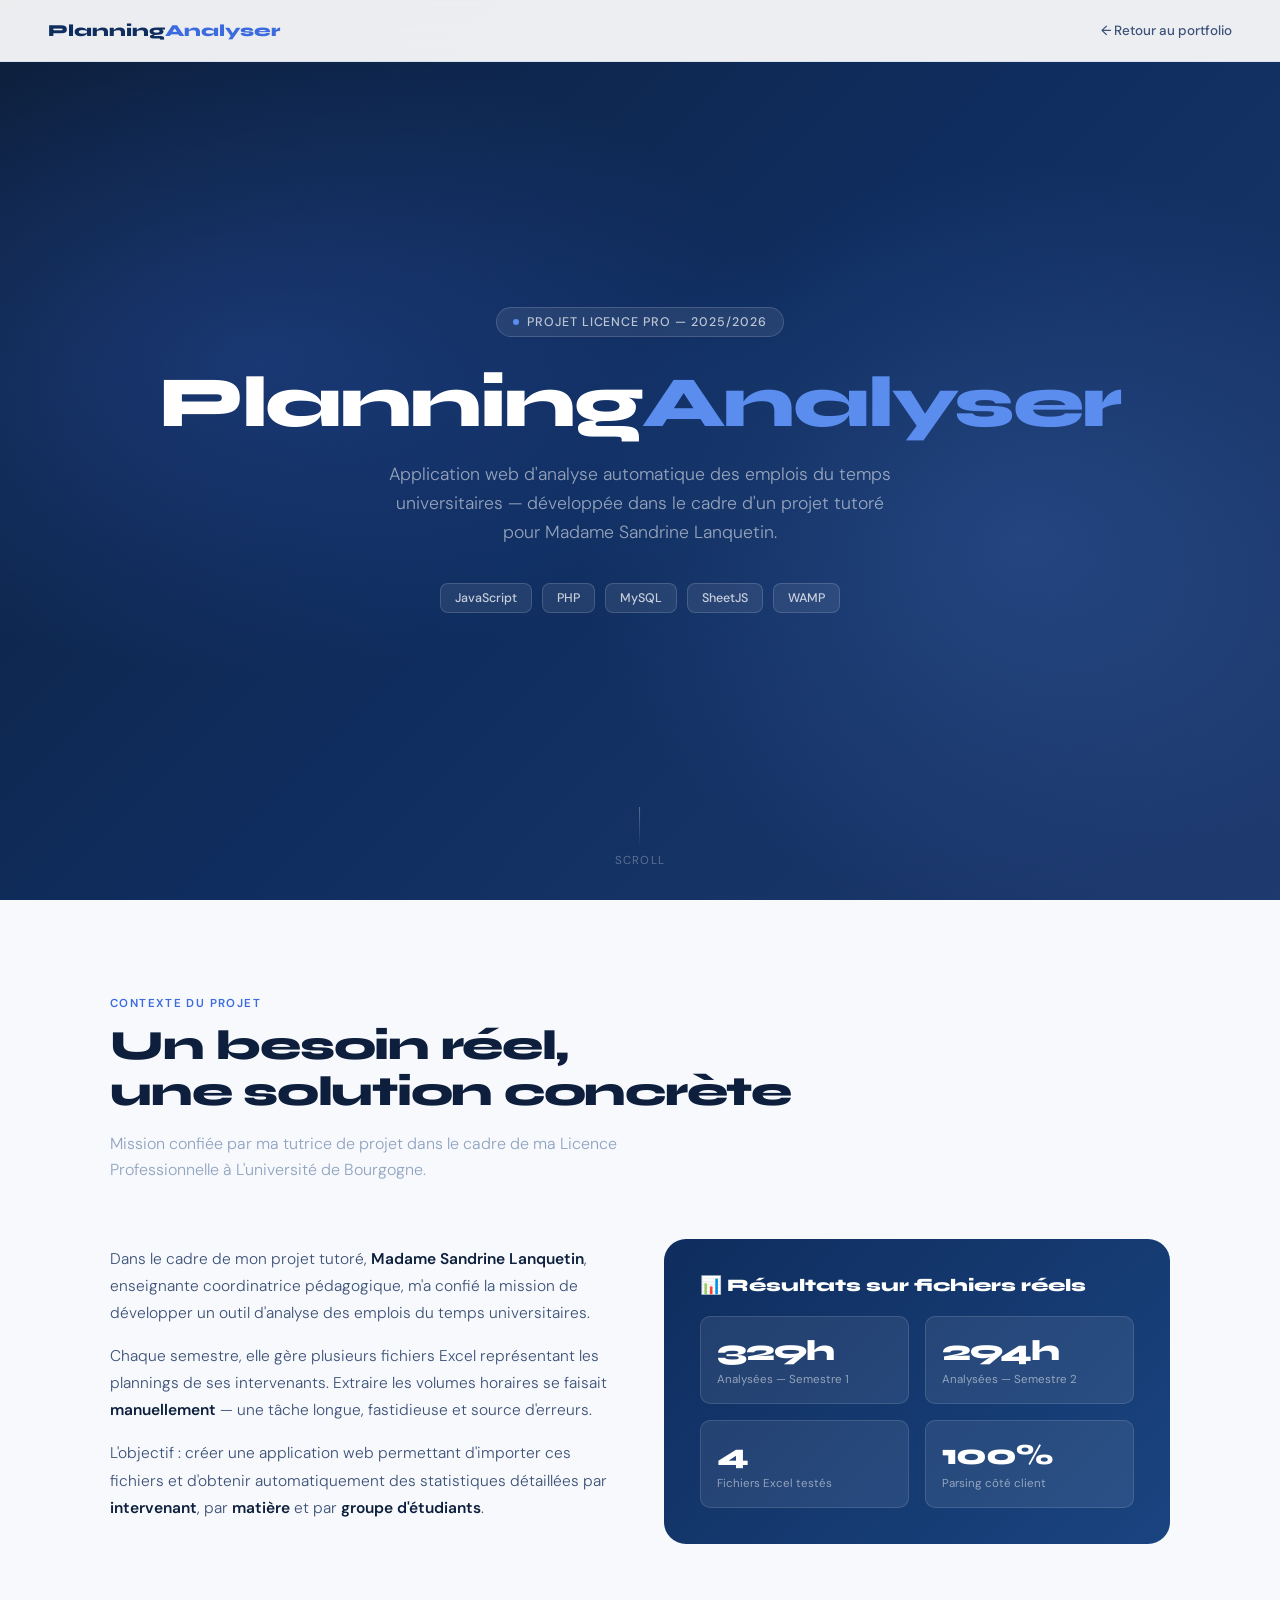
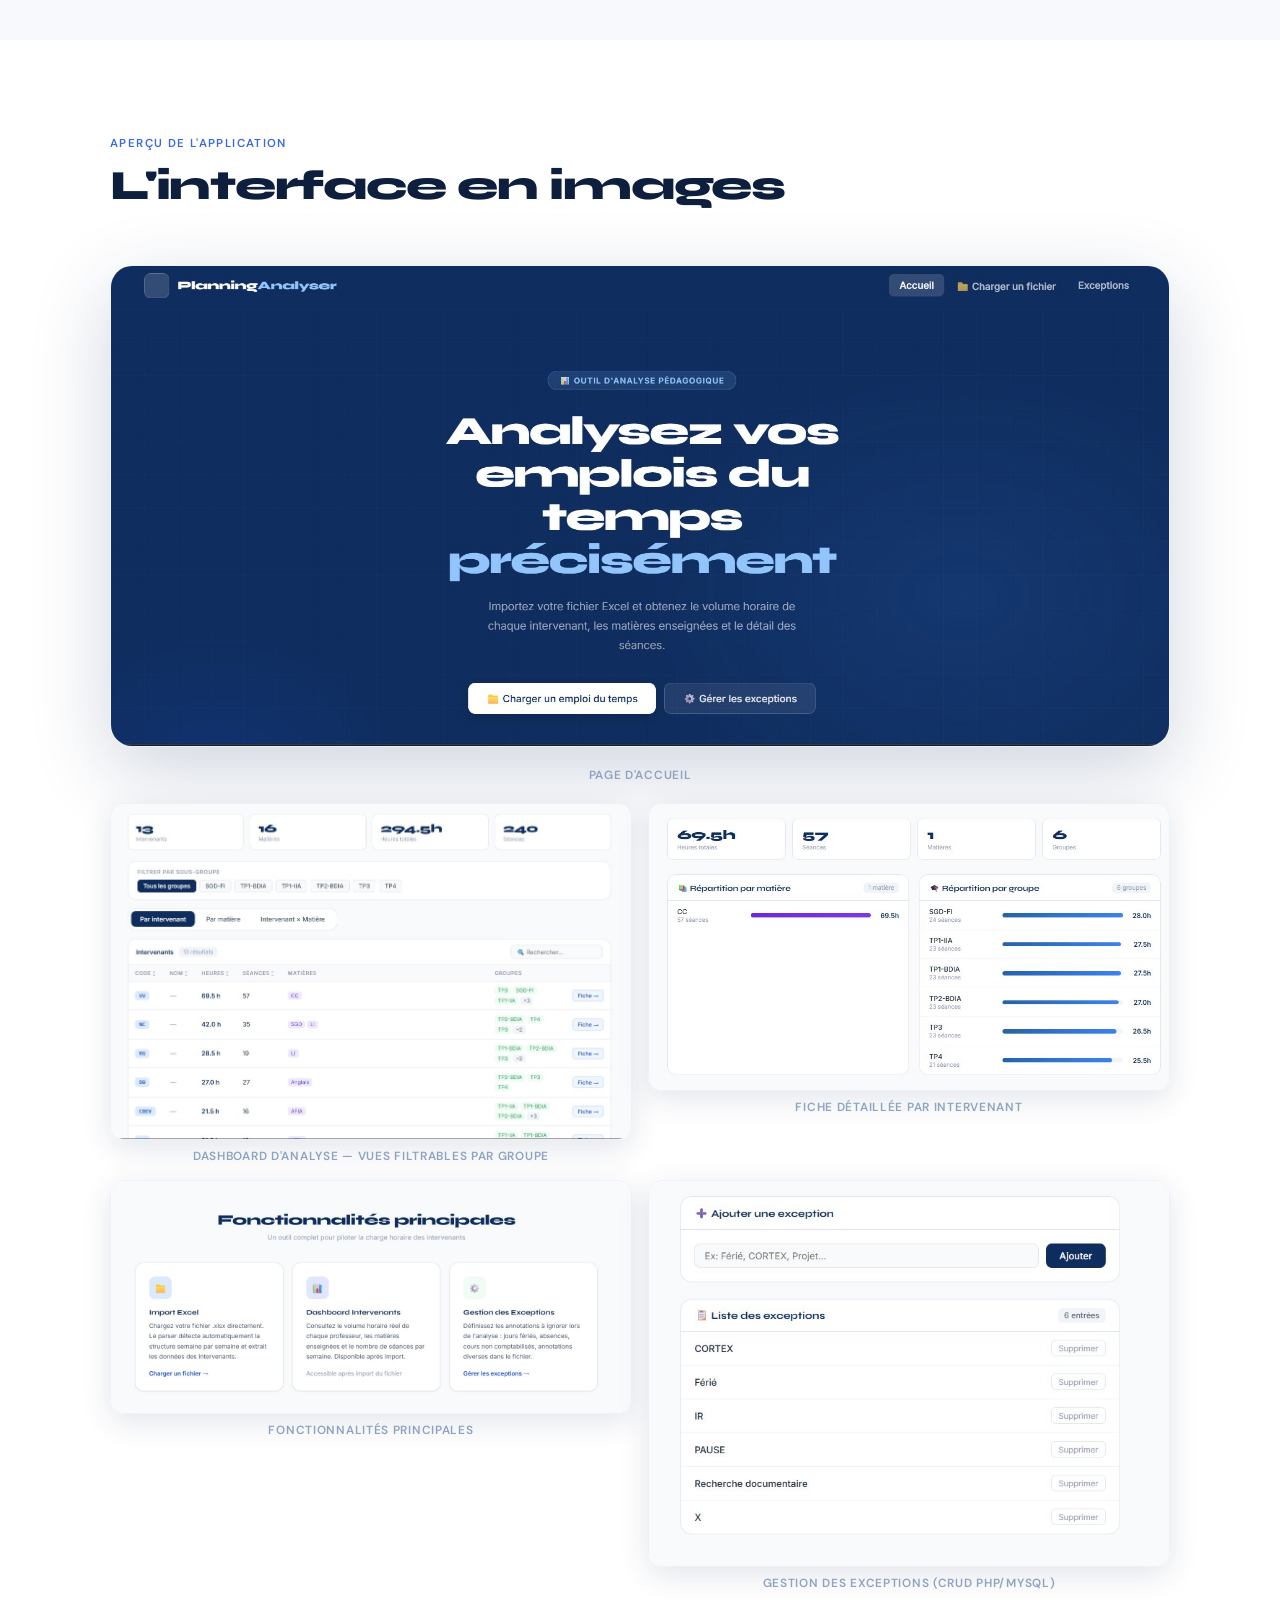
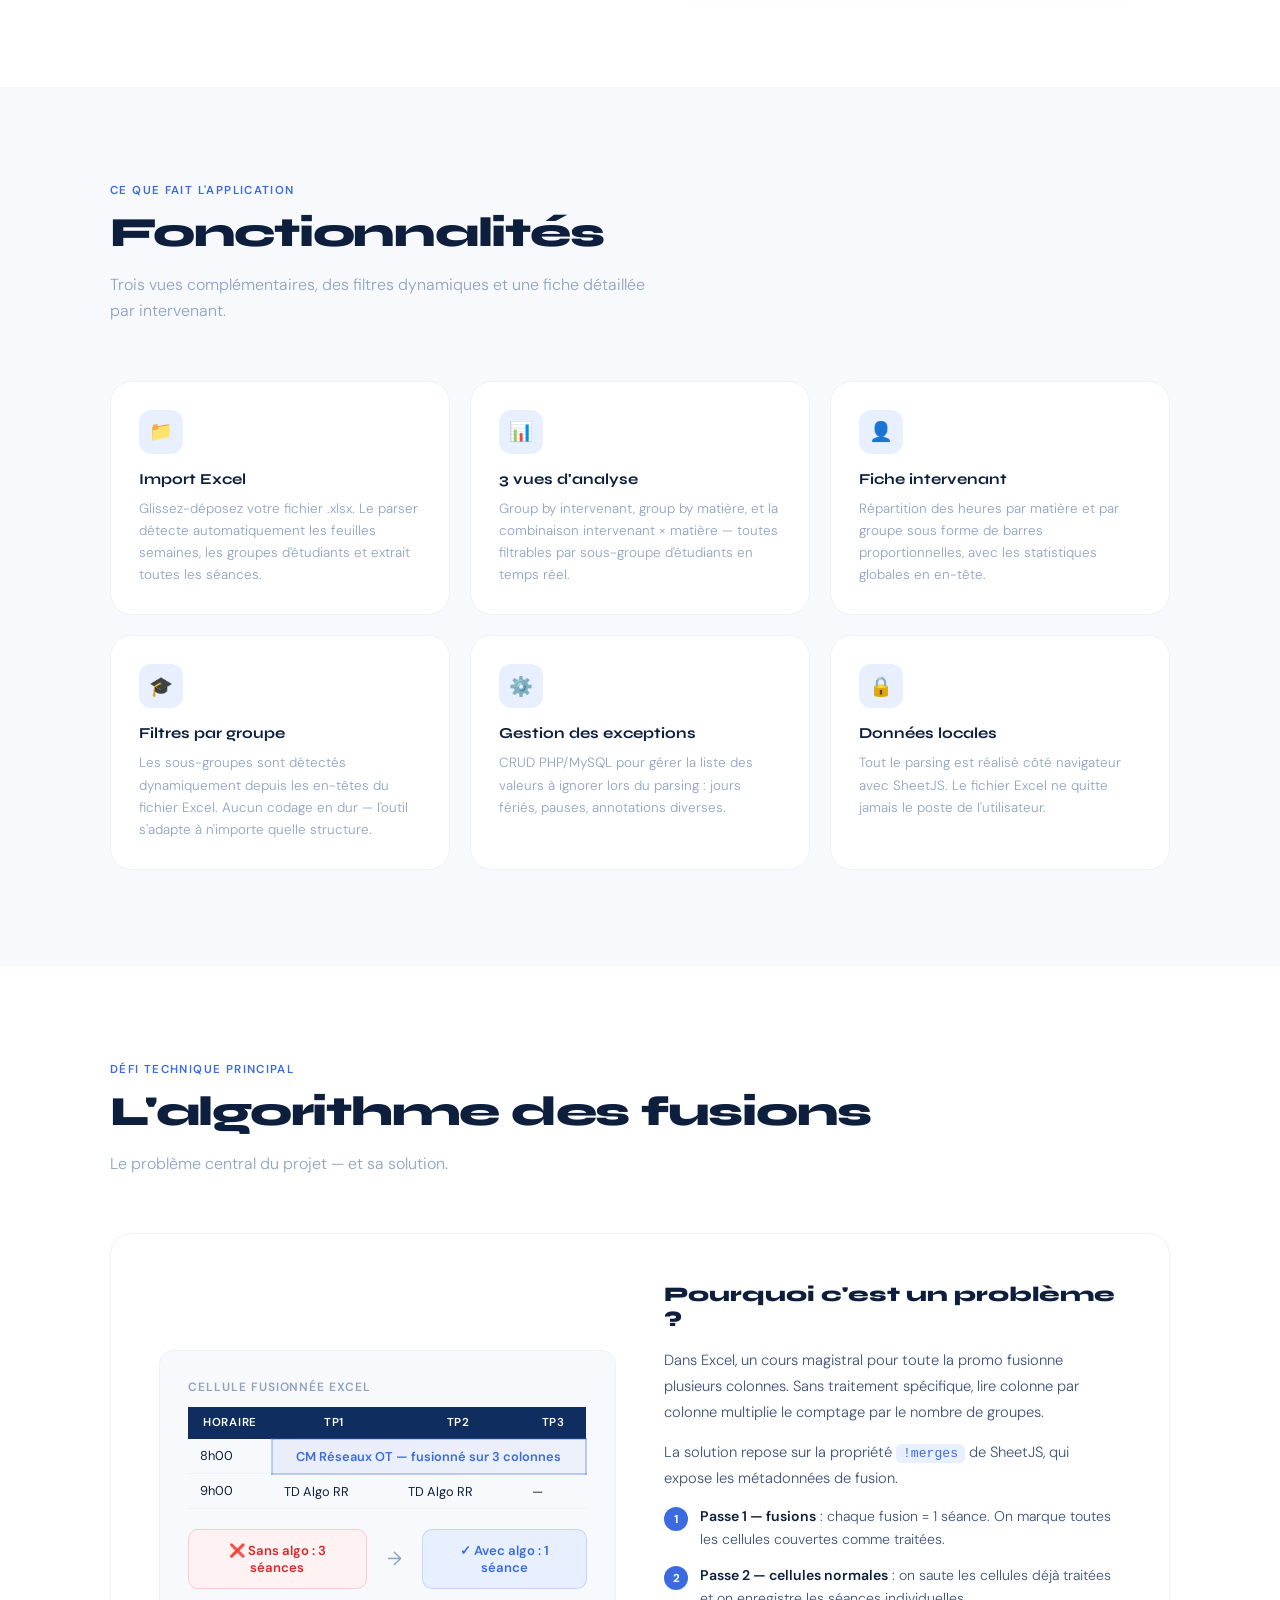
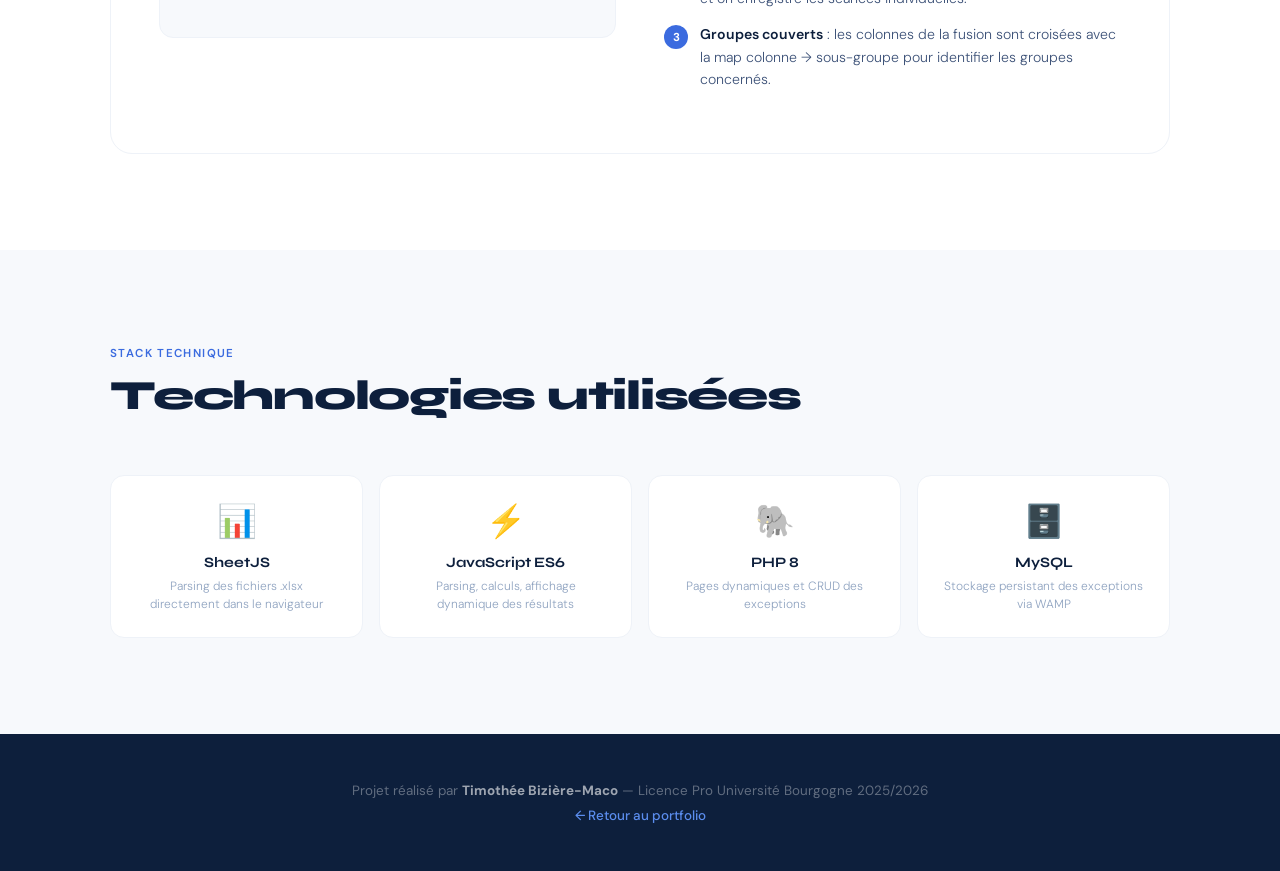
<file: planninganalyser.html>
<!DOCTYPE html>
<html lang="fr">
<head>
    <meta charset="UTF-8">
    <meta name="viewport" content="width=device-width, initial-scale=1.0">
    <title>PlanningAnalyser — Projet Licence Pro</title>
    <link rel="preconnect" href="https://fonts.googleapis.com">
    <link href="https://fonts.googleapis.com/css2?family=Syne:wght@700;800&family=DM+Sans:wght@300;400;500&display=swap" rel="stylesheet">
    <style>
        :root {
            --navy:      #0f2d5e;
            --navy-mid:  #1a4480;
            --blue:      #3b6bdf;
            --blue-soft: #e8f0ff;
            --accent:    #5b8dee;
            --white:     #ffffff;
            --grey-50:   #f7f9fc;
            --grey-100:  #eef2f8;
            --grey-400:  #8fa3c0;
            --grey-700:  #3d5278;
            --dark:      #0d1f3c;
            --font-d: 'Syne', sans-serif;
            --font-b: 'DM Sans', sans-serif;
            --radius: 14px;
            --radius-lg: 22px;
        }

        *, *::before, *::after { box-sizing: border-box; margin: 0; padding: 0; }

        body {
            font-family: var(--font-b);
            background: var(--grey-50);
            color: var(--dark);
            overflow-x: hidden;
        }

        /* ── NAVBAR ── */
        .navbar {
            position: fixed; top: 0; left: 0; right: 0; z-index: 100;
            display: flex; align-items: center; justify-content: space-between;
            padding: 0 48px; height: 62px;
            background: rgba(255,255,255,0.92);
            backdrop-filter: blur(12px);
            border-bottom: 1px solid rgba(59,107,223,0.1);
        }
        .navbar-brand {
            font-family: var(--font-d); font-weight: 800; font-size: 1.05rem;
            color: var(--navy); text-decoration: none;
        }
        .navbar-brand span { color: var(--blue); }
        .navbar-back {
            display: inline-flex; align-items: center; gap: 7px;
            font-size: .84rem; font-weight: 500; color: var(--grey-700);
            text-decoration: none; transition: color .2s;
        }
        .navbar-back:hover { color: var(--blue); }

        /* ── HERO ── */
        .hero {
            min-height: 100vh;
            background: linear-gradient(135deg, var(--dark) 0%, var(--navy) 50%, #1e3a6e 100%);
            display: flex; align-items: center; justify-content: center;
            text-align: center; padding: 100px 24px 80px;
            position: relative; overflow: hidden;
        }
        .hero::before {
            content: '';
            position: absolute; inset: 0;
            background:
                radial-gradient(ellipse 60% 50% at 20% 40%, rgba(59,107,223,0.25) 0%, transparent 70%),
                radial-gradient(ellipse 50% 60% at 80% 60%, rgba(91,141,238,0.2) 0%, transparent 70%);
        }
        .hero-badge {
            display: inline-flex; align-items: center; gap: 8px;
            background: rgba(255,255,255,0.08); border: 1px solid rgba(255,255,255,0.15);
            border-radius: 50px; padding: 6px 16px; margin-bottom: 28px;
            font-size: .78rem; font-weight: 500; color: rgba(255,255,255,0.7);
            letter-spacing: .08em; text-transform: uppercase;
        }
        .hero-badge-dot {
            width: 6px; height: 6px; border-radius: 50%; background: #5b8dee;
            animation: blink 2s infinite;
        }
        @keyframes blink { 0%,100%{opacity:1} 50%{opacity:.3} }

        .hero h1 {
            font-family: var(--font-d); font-weight: 800;
            font-size: clamp(2.8rem, 6vw, 4.5rem);
            line-height: 1.05; letter-spacing: -.03em;
            color: var(--white); margin-bottom: 20px; position: relative;
        }
        .hero h1 span { color: var(--accent); }
        .hero-sub {
            font-size: 1.1rem; color: rgba(255,255,255,0.55);
            max-width: 520px; margin: 0 auto 36px; line-height: 1.65; font-weight: 300;
        }
        .hero-tags {
            display: flex; flex-wrap: wrap; gap: 10px;
            justify-content: center; position: relative;
        }
        .tag {
            background: rgba(255,255,255,0.08); border: 1px solid rgba(255,255,255,0.15);
            border-radius: 8px; padding: 6px 14px;
            font-size: .78rem; font-weight: 500; color: rgba(255,255,255,0.75);
        }
        .hero-scroll {
            position: absolute; bottom: 32px; left: 50%; transform: translateX(-50%);
            display: flex; flex-direction: column; align-items: center; gap: 6px;
            color: rgba(255,255,255,0.3); font-size: .72rem; letter-spacing: .1em;
            text-transform: uppercase;
        }
        .scroll-line {
            width: 1px; height: 40px;
            background: linear-gradient(to bottom, rgba(255,255,255,0.3), transparent);
            animation: scrollDown 2s ease infinite;
        }
        @keyframes scrollDown { 0%{transform:scaleY(0);transform-origin:top} 50%{transform:scaleY(1);transform-origin:top} 51%{transform-origin:bottom} 100%{transform:scaleY(0);transform-origin:bottom} }

        /* ── SECTIONS ── */
        .section { padding: 96px 24px; }
        .section-alt { background: var(--white); }
        .container { max-width: 1060px; margin: 0 auto; }

        .section-label {
            font-size: .72rem; font-weight: 600; letter-spacing: .12em;
            text-transform: uppercase; color: var(--blue); margin-bottom: 12px;
        }
        .section-title {
            font-family: var(--font-d); font-weight: 800;
            font-size: clamp(1.8rem, 3.5vw, 2.6rem);
            letter-spacing: -.03em; color: var(--dark); margin-bottom: 16px;
            line-height: 1.1;
        }
        .section-sub {
            color: var(--grey-400); font-size: 1rem; line-height: 1.65;
            max-width: 560px; font-weight: 300;
        }

        /* ── CONTEXTE ── */
        .contexte-grid {
            display: grid; grid-template-columns: 1fr 1fr; gap: 48px;
            align-items: center; margin-top: 56px;
        }
        .contexte-text p {
            color: var(--grey-700); line-height: 1.75; font-size: .97rem;
            margin-bottom: 16px; font-weight: 300;
        }
        .contexte-text p strong { color: var(--dark); font-weight: 600; }
        .contexte-card {
            background: linear-gradient(135deg, var(--navy) 0%, var(--navy-mid) 100%);
            border-radius: var(--radius-lg); padding: 36px; color: white;
        }
        .contexte-card h3 {
            font-family: var(--font-d); font-weight: 800; font-size: 1.1rem;
            margin-bottom: 20px; color: white;
        }
        .stat-row {
            display: grid; grid-template-columns: 1fr 1fr; gap: 16px;
        }
        .stat-box {
            background: rgba(255,255,255,0.08); border: 1px solid rgba(255,255,255,0.12);
            border-radius: 10px; padding: 16px;
        }
        .stat-box .val {
            font-family: var(--font-d); font-weight: 800; font-size: 1.8rem;
            color: white; letter-spacing: -.03em;
        }
        .stat-box .lbl { font-size: .72rem; color: rgba(255,255,255,0.5); margin-top: 4px; }

        /* ── SCREENSHOTS ── */
        .screenshots { margin-top: 56px; }
        .screenshot-main {
            border-radius: var(--radius-lg); overflow: hidden;
            box-shadow: 0 24px 80px rgba(15,45,94,0.2);
            margin-bottom: 20px; border: 1px solid var(--grey-100);
        }
        .screenshot-main img { width: 100%; display: block; }
        .screenshot-grid {
            display: grid; grid-template-columns: repeat(2, 1fr); gap: 16px;
        }
        .screenshot-thumb {
            border-radius: var(--radius); overflow: hidden;
            box-shadow: 0 8px 30px rgba(15,45,94,0.12);
            border: 1px solid var(--grey-100);
            transition: transform .3s, box-shadow .3s;
        }
        .screenshot-thumb:hover {
            transform: translateY(-4px);
            box-shadow: 0 16px 50px rgba(15,45,94,0.18);
        }
        .screenshot-thumb img { width: 100%; display: block; }
        .screenshot-label {
            font-size: .74rem; font-weight: 600; color: var(--grey-400);
            text-align: center; margin-top: 8px; letter-spacing: .06em;
            text-transform: uppercase;
        }

        /* ── FONCTIONNALITÉS ── */
        .features-grid {
            display: grid; grid-template-columns: repeat(3, 1fr);
            gap: 20px; margin-top: 56px;
        }
        .feature-card {
            background: var(--white); border: 1px solid var(--grey-100);
            border-radius: var(--radius-lg); padding: 28px;
            transition: transform .3s, box-shadow .3s, border-color .3s;
        }
        .feature-card:hover {
            transform: translateY(-6px);
            box-shadow: 0 20px 60px rgba(59,107,223,0.12);
            border-color: rgba(59,107,223,0.2);
        }
        .feature-icon {
            width: 44px; height: 44px; border-radius: 12px;
            background: var(--blue-soft); display: flex; align-items: center;
            justify-content: center; font-size: 1.2rem; margin-bottom: 16px;
        }
        .feature-card h3 {
            font-family: var(--font-d); font-weight: 700; font-size: .95rem;
            color: var(--dark); margin-bottom: 10px;
        }
        .feature-card p {
            font-size: .84rem; color: var(--grey-400); line-height: 1.65; font-weight: 300;
        }

        /* ── ALGO ── */
        .algo-wrap {
            background: var(--white); border: 1px solid var(--grey-100);
            border-radius: var(--radius-lg); padding: 48px; margin-top: 56px;
        }
        .algo-grid { display: grid; grid-template-columns: 1fr 1fr; gap: 48px; align-items: center; }
        .algo-visual {
            background: var(--grey-50); border: 1px solid var(--grey-100);
            border-radius: var(--radius); padding: 28px;
        }
        .algo-table { width: 100%; border-collapse: collapse; font-size: .8rem; }
        .algo-table th {
            background: var(--navy); color: white; padding: 8px 12px;
            font-weight: 600; font-size: .72rem; letter-spacing: .06em;
            text-transform: uppercase;
        }
        .algo-table td {
            padding: 8px 12px; border-bottom: 1px solid var(--grey-100);
            font-size: .8rem;
        }
        .merged-cell {
            background: linear-gradient(135deg, rgba(59,107,223,0.08), rgba(91,141,238,0.08));
            border: 2px solid rgba(59,107,223,0.3) !important;
            color: var(--blue); font-weight: 600; text-align: center;
        }
        .algo-arrow {
            display: flex; align-items: center; justify-content: center;
            gap: 20px; margin: 20px 0; font-size: .85rem;
        }
        .algo-box {
            padding: 12px 20px; border-radius: 10px; font-weight: 600;
            font-size: .82rem; text-align: center;
        }
        .box-bad  { background: #fef2f2; color: #dc2626; border: 1px solid #fecaca; }
        .box-good { background: var(--blue-soft); color: var(--blue); border: 1px solid rgba(59,107,223,0.2); }
        .arrow-icon { font-size: 1.2rem; color: var(--grey-400); }

        .algo-text h3 {
            font-family: var(--font-d); font-weight: 800; font-size: 1.3rem;
            color: var(--dark); margin-bottom: 16px;
        }
        .algo-text p { font-size: .92rem; color: var(--grey-700); line-height: 1.75; margin-bottom: 14px; font-weight: 300; }
        .algo-step {
            display: flex; gap: 12px; margin-bottom: 14px; align-items: flex-start;
        }
        .step-num {
            width: 24px; height: 24px; border-radius: 50%; background: var(--blue);
            color: white; font-size: .72rem; font-weight: 700;
            display: flex; align-items: center; justify-content: center; flex-shrink: 0;
            margin-top: 2px;
        }
        .step-text { font-size: .88rem; color: var(--grey-700); line-height: 1.6; font-weight: 300; }
        .step-text strong { color: var(--dark); font-weight: 600; }

        /* ── STACK ── */
        .stack-grid {
            display: grid; grid-template-columns: repeat(4, 1fr);
            gap: 16px; margin-top: 56px;
        }
        .stack-card {
            background: var(--white); border: 1px solid var(--grey-100);
            border-radius: var(--radius); padding: 24px; text-align: center;
            transition: transform .3s, box-shadow .3s;
        }
        .stack-card:hover { transform: translateY(-4px); box-shadow: 0 12px 40px rgba(59,107,223,0.1); }
        .stack-emoji { font-size: 2rem; margin-bottom: 12px; display: block; }
        .stack-name { font-family: var(--font-d); font-weight: 700; font-size: .9rem; color: var(--dark); margin-bottom: 6px; }
        .stack-role { font-size: .75rem; color: var(--grey-400); line-height: 1.5; font-weight: 300; }

        /* ── FOOTER ── */
        .page-footer {
            background: var(--dark); padding: 48px 24px; text-align: center;
        }
        .page-footer p { color: rgba(255,255,255,0.35); font-size: .84rem; }
        .page-footer a {
            color: var(--accent); text-decoration: none; font-weight: 500;
            transition: color .2s;
        }
        .page-footer a:hover { color: white; }

        /* ── ANIMATIONS ── */
        .fade-up {
            opacity: 0; transform: translateY(24px);
            transition: opacity .7s ease, transform .7s ease;
        }
        .fade-up.visible { opacity: 1; transform: translateY(0); }

        /* ── RESPONSIVE ── */
        @media (max-width: 768px) {
            .navbar { padding: 0 20px; }
            .contexte-grid, .algo-grid, .features-grid { grid-template-columns: 1fr; }
            .stack-grid { grid-template-columns: repeat(2, 1fr); }
            .screenshot-grid { grid-template-columns: 1fr; }
            .stat-row { grid-template-columns: repeat(2, 1fr); }
        }
    </style>
</head>
<body>

<!-- NAVBAR -->
<nav class="navbar">
    <a href="index.html" class="navbar-brand">Planning<span>Analyser</span></a>
    <a href="index.html" class="navbar-back">← Retour au portfolio</a>
</nav>

<!-- HERO -->
<section class="hero">
    <div style="position:relative;z-index:1">
        <div class="hero-badge">
            <div class="hero-badge-dot"></div>
            Projet Licence Pro — 2025/2026
        </div>
        <h1>Planning<span>Analyser</span></h1>
        <p class="hero-sub">Application web d'analyse automatique des emplois du temps universitaires — développée dans le cadre d'un projet tutoré pour Madame Sandrine Lanquetin.</p>
        <div class="hero-tags">
            <span class="tag">JavaScript</span>
            <span class="tag">PHP</span>
            <span class="tag">MySQL</span>
            <span class="tag">SheetJS</span>
            <span class="tag">WAMP</span>
        </div>
    </div>
    <div class="hero-scroll">
        <div class="scroll-line"></div>
        Scroll
    </div>
</section>

<!-- CONTEXTE -->
<section class="section">
    <div class="container">
        <div class="fade-up">
            <div class="section-label">Contexte du projet</div>
            <h2 class="section-title">Un besoin réel,<br>une solution concrète</h2>
            <p class="section-sub">Mission confiée par ma tutrice de projet dans le cadre de ma Licence Professionnelle à L'université de Bourgogne.</p>
        </div>
        <div class="contexte-grid">
            <div class="contexte-text fade-up">
                <p>Dans le cadre de mon projet tutoré, <strong>Madame Sandrine Lanquetin</strong>, enseignante coordinatrice pédagogique, m'a confié la mission de développer un outil d'analyse des emplois du temps universitaires.</p>
                <p>Chaque semestre, elle gère plusieurs fichiers Excel représentant les plannings de ses intervenants. Extraire les volumes horaires se faisait <strong>manuellement</strong> — une tâche longue, fastidieuse et source d'erreurs.</p>
                <p>L'objectif : créer une application web permettant d'importer ces fichiers et d'obtenir automatiquement des statistiques détaillées par <strong>intervenant</strong>, par <strong>matière</strong> et par <strong>groupe d'étudiants</strong>.</p>
            </div>
            <div class="contexte-card fade-up">
                <h3>📊 Résultats sur fichiers réels</h3>
                <div class="stat-row">
                    <div class="stat-box">
                        <div class="val">329h</div>
                        <div class="lbl">Analysées — Semestre 1</div>
                    </div>
                    <div class="stat-box">
                        <div class="val">294h</div>
                        <div class="lbl">Analysées — Semestre 2</div>
                    </div>
                    <div class="stat-box">
                        <div class="val">4</div>
                        <div class="lbl">Fichiers Excel testés</div>
                    </div>
                    <div class="stat-box">
                        <div class="val">100%</div>
                        <div class="lbl">Parsing côté client</div>
                    </div>
                </div>
            </div>
        </div>
    </div>
</section>

<!-- SCREENSHOTS -->
<section class="section section-alt">
    <div class="container">
        <div class="fade-up">
            <div class="section-label">Aperçu de l'application</div>
            <h2 class="section-title">L'interface en images</h2>
        </div>
        <div class="screenshots fade-up">
            <div class="screenshot-main">
                <img src="assets/imgs/planning-accueil.png" alt="Page d'accueil PlanningAnalyser">
            </div>
            <p class="screenshot-label">Page d'accueil</p>
            <div class="screenshot-grid" style="margin-top:20px">
                <div>
                    <div class="screenshot-thumb">
                        <img src="assets/imgs/planning-analyse.png" alt="Dashboard analyse">
                    </div>
                    <p class="screenshot-label">Dashboard d'analyse — vues filtrables par groupe</p>
                </div>
                <div>
                    <div class="screenshot-thumb">
                        <img src="assets/imgs/planning-detail.png" alt="Fiche intervenant">
                    </div>
                    <p class="screenshot-label">Fiche détaillée par intervenant</p>
                </div>
                <div>
                    <div class="screenshot-thumb">
                        <img src="assets/imgs/planning-fonctionnalites.png" alt="Fonctionnalités">
                    </div>
                    <p class="screenshot-label">Fonctionnalités principales</p>
                </div>
                <div>
                    <div class="screenshot-thumb">
                        <img src="assets/imgs/planning-exceptions.png" alt="Gestion exceptions">
                    </div>
                    <p class="screenshot-label">Gestion des exceptions (CRUD PHP/MySQL)</p>
                </div>
            </div>
        </div>
    </div>
</section>

<!-- FONCTIONNALITÉS -->
<section class="section">
    <div class="container">
        <div class="fade-up">
            <div class="section-label">Ce que fait l'application</div>
            <h2 class="section-title">Fonctionnalités</h2>
            <p class="section-sub">Trois vues complémentaires, des filtres dynamiques et une fiche détaillée par intervenant.</p>
        </div>
        <div class="features-grid">
            <div class="feature-card fade-up">
                <div class="feature-icon">📁</div>
                <h3>Import Excel</h3>
                <p>Glissez-déposez votre fichier .xlsx. Le parser détecte automatiquement les feuilles semaines, les groupes d'étudiants et extrait toutes les séances.</p>
            </div>
            <div class="feature-card fade-up">
                <div class="feature-icon">📊</div>
                <h3>3 vues d'analyse</h3>
                <p>Group by intervenant, group by matière, et la combinaison intervenant × matière — toutes filtrables par sous-groupe d'étudiants en temps réel.</p>
            </div>
            <div class="feature-card fade-up">
                <div class="feature-icon">👤</div>
                <h3>Fiche intervenant</h3>
                <p>Répartition des heures par matière et par groupe sous forme de barres proportionnelles, avec les statistiques globales en en-tête.</p>
            </div>
            <div class="feature-card fade-up">
                <div class="feature-icon">🎓</div>
                <h3>Filtres par groupe</h3>
                <p>Les sous-groupes sont détectés dynamiquement depuis les en-têtes du fichier Excel. Aucun codage en dur — l'outil s'adapte à n'importe quelle structure.</p>
            </div>
            <div class="feature-card fade-up">
                <div class="feature-icon">⚙️</div>
                <h3>Gestion des exceptions</h3>
                <p>CRUD PHP/MySQL pour gérer la liste des valeurs à ignorer lors du parsing : jours fériés, pauses, annotations diverses.</p>
            </div>
            <div class="feature-card fade-up">
                <div class="feature-icon">🔒</div>
                <h3>Données locales</h3>
                <p>Tout le parsing est réalisé côté navigateur avec SheetJS. Le fichier Excel ne quitte jamais le poste de l'utilisateur.</p>
            </div>
        </div>
    </div>
</section>

<!-- ALGO FUSIONS -->
<section class="section section-alt">
    <div class="container">
        <div class="fade-up">
            <div class="section-label">Défi technique principal</div>
            <h2 class="section-title">L'algorithme des fusions</h2>
            <p class="section-sub">Le problème central du projet — et sa solution.</p>
        </div>
        <div class="algo-wrap fade-up">
            <div class="algo-grid">
                <div class="algo-visual">
                    <p style="font-size:.75rem;font-weight:600;color:var(--grey-400);letter-spacing:.08em;text-transform:uppercase;margin-bottom:12px">Cellule fusionnée Excel</p>
                    <table class="algo-table">
                        <thead>
                            <tr>
                                <th>Horaire</th>
                                <th>TP1</th>
                                <th>TP2</th>
                                <th>TP3</th>
                            </tr>
                        </thead>
                        <tbody>
                            <tr>
                                <td>8h00</td>
                                <td colspan="3" class="merged-cell">CM Réseaux OT — fusionné sur 3 colonnes</td>
                            </tr>
                            <tr>
                                <td>9h00</td>
                                <td>TD Algo RR</td>
                                <td>TD Algo RR</td>
                                <td>—</td>
                            </tr>
                        </tbody>
                    </table>
                    <div class="algo-arrow">
                        <div class="algo-box box-bad">❌ Sans algo : 3 séances</div>
                        <div class="arrow-icon">→</div>
                        <div class="algo-box box-good">✓ Avec algo : 1 séance</div>
                    </div>
                </div>
                <div class="algo-text">
                    <h3>Pourquoi c'est un problème ?</h3>
                    <p>Dans Excel, un cours magistral pour toute la promo fusionne plusieurs colonnes. Sans traitement spécifique, lire colonne par colonne multiplie le comptage par le nombre de groupes.</p>
                    <p>La solution repose sur la propriété <code style="background:var(--blue-soft);padding:2px 7px;border-radius:5px;font-size:.82rem;color:var(--blue)">!merges</code> de SheetJS, qui expose les métadonnées de fusion.</p>
                    <div class="algo-step">
                        <div class="step-num">1</div>
                        <div class="step-text"><strong>Passe 1 — fusions</strong> : chaque fusion = 1 séance. On marque toutes les cellules couvertes comme traitées.</div>
                    </div>
                    <div class="algo-step">
                        <div class="step-num">2</div>
                        <div class="step-text"><strong>Passe 2 — cellules normales</strong> : on saute les cellules déjà traitées et on enregistre les séances individuelles.</div>
                    </div>
                    <div class="algo-step">
                        <div class="step-num">3</div>
                        <div class="step-text"><strong>Groupes couverts</strong> : les colonnes de la fusion sont croisées avec la map colonne → sous-groupe pour identifier les groupes concernés.</div>
                    </div>
                </div>
            </div>
        </div>
    </div>
</section>

<!-- STACK -->
<section class="section">
    <div class="container">
        <div class="fade-up">
            <div class="section-label">Stack technique</div>
            <h2 class="section-title">Technologies utilisées</h2>
        </div>
        <div class="stack-grid">
            <div class="stack-card fade-up">
                <span class="stack-emoji">📊</span>
                <div class="stack-name">SheetJS</div>
                <div class="stack-role">Parsing des fichiers .xlsx directement dans le navigateur</div>
            </div>
            <div class="stack-card fade-up">
                <span class="stack-emoji">⚡</span>
                <div class="stack-name">JavaScript ES6</div>
                <div class="stack-role">Parsing, calculs, affichage dynamique des résultats</div>
            </div>
            <div class="stack-card fade-up">
                <span class="stack-emoji">🐘</span>
                <div class="stack-name">PHP 8</div>
                <div class="stack-role">Pages dynamiques et CRUD des exceptions</div>
            </div>
            <div class="stack-card fade-up">
                <span class="stack-emoji">🗄️</span>
                <div class="stack-name">MySQL</div>
                <div class="stack-role">Stockage persistant des exceptions via WAMP</div>
            </div>
        </div>
    </div>
</section>

<!-- FOOTER -->
<footer class="page-footer">
    <p>Projet réalisé par <strong style="color:rgba(255,255,255,0.6)">Timothée Bizière-Maco</strong> — Licence Pro Université Bourgogne 2025/2026</p>
    <p style="margin-top:8px"><a href="index.html">← Retour au portfolio</a></p>
</footer>

<script>
const observer = new IntersectionObserver((entries) => {
    entries.forEach(entry => {
        if (entry.isIntersecting) {
            entry.target.classList.add('visible');
            observer.unobserve(entry.target);
        }
    });
}, { threshold: 0.08, rootMargin: '0px 0px -40px 0px' });

document.querySelectorAll('.fade-up').forEach((el, i) => {
    el.style.transitionDelay = (i % 4) * 0.08 + 's';
    observer.observe(el);
});
</script>
</body>
</html>
</file>
<file: assets/vendors/themify-icons/css/themify-icons.css>
@font-face {
	font-family: 'themify';
	src:url("../fonts/themify.eot?-fvbane");
	src:url("../fonts/themify.eot?#iefix-fvbane") format("embedded-opentype"),
		url("../fonts/themify.woff?-fvbane") format("woff"),
		url("../fonts/themify.ttf?-fvbane") format("truetype"),
		url("../fonts/themify.svg?-fvbane#themify") format("svg");
	font-weight: normal;
	font-style: normal;
}

[class^="ti-"], [class*=" ti-"] {
	font-family: 'themify';
	speak: none;
	font-style: normal;
	font-weight: normal;
	font-variant: normal;
	text-transform: none;
	line-height: 1;

	/* Better Font Rendering =========== */
	-webkit-font-smoothing: antialiased;
	-moz-osx-font-smoothing: grayscale;
}

.ti-wand:before {
	content: "\e600";
}
.ti-volume:before {
	content: "\e601";
}
.ti-user:before {
	content: "\e602";
}
.ti-unlock:before {
	content: "\e603";
}
.ti-unlink:before {
	content: "\e604";
}
.ti-trash:before {
	content: "\e605";
}
.ti-thought:before {
	content: "\e606";
}
.ti-target:before {
	content: "\e607";
}
.ti-tag:before {
	content: "\e608";
}
.ti-tablet:before {
	content: "\e609";
}
.ti-star:before {
	content: "\e60a";
}
.ti-spray:before {
	content: "\e60b";
}
.ti-signal:before {
	content: "\e60c";
}
.ti-shopping-cart:before {
	content: "\e60d";
}
.ti-shopping-cart-full:before {
	content: "\e60e";
}
.ti-settings:before {
	content: "\e60f";
}
.ti-search:before {
	content: "\e610";
}
.ti-zoom-in:before {
	content: "\e611";
}
.ti-zoom-out:before {
	content: "\e612";
}
.ti-cut:before {
	content: "\e613";
}
.ti-ruler:before {
	content: "\e614";
}
.ti-ruler-pencil:before {
	content: "\e615";
}
.ti-ruler-alt:before {
	content: "\e616";
}
.ti-bookmark:before {
	content: "\e617";
}
.ti-bookmark-alt:before {
	content: "\e618";
}
.ti-reload:before {
	content: "\e619";
}
.ti-plus:before {
	content: "\e61a";
}
.ti-pin:before {
	content: "\e61b";
}
.ti-pencil:before {
	content: "\e61c";
}
.ti-pencil-alt:before {
	content: "\e61d";
}
.ti-paint-roller:before {
	content: "\e61e";
}
.ti-paint-bucket:before {
	content: "\e61f";
}
.ti-na:before {
	content: "\e620";
}
.ti-mobile:before {
	content: "\e621";
}
.ti-minus:before {
	content: "\e622";
}
.ti-medall:before {
	content: "\e623";
}
.ti-medall-alt:before {
	content: "\e624";
}
.ti-marker:before {
	content: "\e625";
}
.ti-marker-alt:before {
	content: "\e626";
}
.ti-arrow-up:before {
	content: "\e627";
}
.ti-arrow-right:before {
	content: "\e628";
}
.ti-arrow-left:before {
	content: "\e629";
}
.ti-arrow-down:before {
	content: "\e62a";
}
.ti-lock:before {
	content: "\e62b";
}
.ti-location-arrow:before {
	content: "\e62c";
}
.ti-link:before {
	content: "\e62d";
}
.ti-layout:before {
	content: "\e62e";
}
.ti-layers:before {
	content: "\e62f";
}
.ti-layers-alt:before {
	content: "\e630";
}
.ti-key:before {
	content: "\e631";
}
.ti-import:before {
	content: "\e632";
}
.ti-image:before {
	content: "\e633";
}
.ti-heart:before {
	content: "\e634";
}
.ti-heart-broken:before {
	content: "\e635";
}
.ti-hand-stop:before {
	content: "\e636";
}
.ti-hand-open:before {
	content: "\e637";
}
.ti-hand-drag:before {
	content: "\e638";
}
.ti-folder:before {
	content: "\e639";
}
.ti-flag:before {
	content: "\e63a";
}
.ti-flag-alt:before {
	content: "\e63b";
}
.ti-flag-alt-2:before {
	content: "\e63c";
}
.ti-eye:before {
	content: "\e63d";
}
.ti-export:before {
	content: "\e63e";
}
.ti-exchange-vertical:before {
	content: "\e63f";
}
.ti-desktop:before {
	content: "\e640";
}
.ti-cup:before {
	content: "\e641";
}
.ti-crown:before {
	content: "\e642";
}
.ti-comments:before {
	content: "\e643";
}
.ti-comment:before {
	content: "\e644";
}
.ti-comment-alt:before {
	content: "\e645";
}
.ti-close:before {
	content: "\e646";
}
.ti-clip:before {
	content: "\e647";
}
.ti-angle-up:before {
	content: "\e648";
}
.ti-angle-right:before {
	content: "\e649";
}
.ti-angle-left:before {
	content: "\e64a";
}
.ti-angle-down:before {
	content: "\e64b";
}
.ti-check:before {
	content: "\e64c";
}
.ti-check-box:before {
	content: "\e64d";
}
.ti-camera:before {
	content: "\e64e";
}
.ti-announcement:before {
	content: "\e64f";
}
.ti-brush:before {
	content: "\e650";
}
.ti-briefcase:before {
	content: "\e651";
}
.ti-bolt:before {
	content: "\e652";
}
.ti-bolt-alt:before {
	content: "\e653";
}
.ti-blackboard:before {
	content: "\e654";
}
.ti-bag:before {
	content: "\e655";
}
.ti-move:before {
	content: "\e656";
}
.ti-arrows-vertical:before {
	content: "\e657";
}
.ti-arrows-horizontal:before {
	content: "\e658";
}
.ti-fullscreen:before {
	content: "\e659";
}
.ti-arrow-top-right:before {
	content: "\e65a";
}
.ti-arrow-top-left:before {
	content: "\e65b";
}
.ti-arrow-circle-up:before {
	content: "\e65c";
}
.ti-arrow-circle-right:before {
	content: "\e65d";
}
.ti-arrow-circle-left:before {
	content: "\e65e";
}
.ti-arrow-circle-down:before {
	content: "\e65f";
}
.ti-angle-double-up:before {
	content: "\e660";
}
.ti-angle-double-right:before {
	content: "\e661";
}
.ti-angle-double-left:before {
	content: "\e662";
}
.ti-angle-double-down:before {
	content: "\e663";
}
.ti-zip:before {
	content: "\e664";
}
.ti-world:before {
	content: "\e665";
}
.ti-wheelchair:before {
	content: "\e666";
}
.ti-view-list:before {
	content: "\e667";
}
.ti-view-list-alt:before {
	content: "\e668";
}
.ti-view-grid:before {
	content: "\e669";
}
.ti-uppercase:before {
	content: "\e66a";
}
.ti-upload:before {
	content: "\e66b";
}
.ti-underline:before {
	content: "\e66c";
}
.ti-truck:before {
	content: "\e66d";
}
.ti-timer:before {
	content: "\e66e";
}
.ti-ticket:before {
	content: "\e66f";
}
.ti-thumb-up:before {
	content: "\e670";
}
.ti-thumb-down:before {
	content: "\e671";
}
.ti-text:before {
	content: "\e672";
}
.ti-stats-up:before {
	content: "\e673";
}
.ti-stats-down:before {
	content: "\e674";
}
.ti-split-v:before {
	content: "\e675";
}
.ti-split-h:before {
	content: "\e676";
}
.ti-smallcap:before {
	content: "\e677";
}
.ti-shine:before {
	content: "\e678";
}
.ti-shift-right:before {
	content: "\e679";
}
.ti-shift-left:before {
	content: "\e67a";
}
.ti-shield:before {
	content: "\e67b";
}
.ti-notepad:before {
	content: "\e67c";
}
.ti-server:before {
	content: "\e67d";
}
.ti-quote-right:before {
	content: "\e67e";
}
.ti-quote-left:before {
	content: "\e67f";
}
.ti-pulse:before {
	content: "\e680";
}
.ti-printer:before {
	content: "\e681";
}
.ti-power-off:before {
	content: "\e682";
}
.ti-plug:before {
	content: "\e683";
}
.ti-pie-chart:before {
	content: "\e684";
}
.ti-paragraph:before {
	content: "\e685";
}
.ti-panel:before {
	content: "\e686";
}
.ti-package:before {
	content: "\e687";
}
.ti-music:before {
	content: "\e688";
}
.ti-music-alt:before {
	content: "\e689";
}
.ti-mouse:before {
	content: "\e68a";
}
.ti-mouse-alt:before {
	content: "\e68b";
}
.ti-money:before {
	content: "\e68c";
}
.ti-microphone:before {
	content: "\e68d";
}
.ti-menu:before {
	content: "\e68e";
}
.ti-menu-alt:before {
	content: "\e68f";
}
.ti-map:before {
	content: "\e690";
}
.ti-map-alt:before {
	content: "\e691";
}
.ti-loop:before {
	content: "\e692";
}
.ti-location-pin:before {
	content: "\e693";
}
.ti-list:before {
	content: "\e694";
}
.ti-light-bulb:before {
	content: "\e695";
}
.ti-Italic:before {
	content: "\e696";
}
.ti-info:before {
	content: "\e697";
}
.ti-infinite:before {
	content: "\e698";
}
.ti-id-badge:before {
	content: "\e699";
}
.ti-hummer:before {
	content: "\e69a";
}
.ti-home:before {
	content: "\e69b";
}
.ti-help:before {
	content: "\e69c";
}
.ti-headphone:before {
	content: "\e69d";
}
.ti-harddrives:before {
	content: "\e69e";
}
.ti-harddrive:before {
	content: "\e69f";
}
.ti-gift:before {
	content: "\e6a0";
}
.ti-game:before {
	content: "\e6a1";
}
.ti-filter:before {
	content: "\e6a2";
}
.ti-files:before {
	content: "\e6a3";
}
.ti-file:before {
	content: "\e6a4";
}
.ti-eraser:before {
	content: "\e6a5";
}
.ti-envelope:before {
	content: "\e6a6";
}
.ti-download:before {
	content: "\e6a7";
}
.ti-direction:before {
	content: "\e6a8";
}
.ti-direction-alt:before {
	content: "\e6a9";
}
.ti-dashboard:before {
	content: "\e6aa";
}
.ti-control-stop:before {
	content: "\e6ab";
}
.ti-control-shuffle:before {
	content: "\e6ac";
}
.ti-control-play:before {
	content: "\e6ad";
}
.ti-control-pause:before {
	content: "\e6ae";
}
.ti-control-forward:before {
	content: "\e6af";
}
.ti-control-backward:before {
	content: "\e6b0";
}
.ti-cloud:before {
	content: "\e6b1";
}
.ti-cloud-up:before {
	content: "\e6b2";
}
.ti-cloud-down:before {
	content: "\e6b3";
}
.ti-clipboard:before {
	content: "\e6b4";
}
.ti-car:before {
	content: "\e6b5";
}
.ti-calendar:before {
	content: "\e6b6";
}
.ti-book:before {
	content: "\e6b7";
}
.ti-bell:before {
	content: "\e6b8";
}
.ti-basketball:before {
	content: "\e6b9";
}
.ti-bar-chart:before {
	content: "\e6ba";
}
.ti-bar-chart-alt:before {
	content: "\e6bb";
}
.ti-back-right:before {
	content: "\e6bc";
}
.ti-back-left:before {
	content: "\e6bd";
}
.ti-arrows-corner:before {
	content: "\e6be";
}
.ti-archive:before {
	content: "\e6bf";
}
.ti-anchor:before {
	content: "\e6c0";
}
.ti-align-right:before {
	content: "\e6c1";
}
.ti-align-left:before {
	content: "\e6c2";
}
.ti-align-justify:before {
	content: "\e6c3";
}
.ti-align-center:before {
	content: "\e6c4";
}
.ti-alert:before {
	content: "\e6c5";
}
.ti-alarm-clock:before {
	content: "\e6c6";
}
.ti-agenda:before {
	content: "\e6c7";
}
.ti-write:before {
	content: "\e6c8";
}
.ti-window:before {
	content: "\e6c9";
}
.ti-widgetized:before {
	content: "\e6ca";
}
.ti-widget:before {
	content: "\e6cb";
}
.ti-widget-alt:before {
	content: "\e6cc";
}
.ti-wallet:before {
	content: "\e6cd";
}
.ti-video-clapper:before {
	content: "\e6ce";
}
.ti-video-camera:before {
	content: "\e6cf";
}
.ti-vector:before {
	content: "\e6d0";
}
.ti-themify-logo:before {
	content: "\e6d1";
}
.ti-themify-favicon:before {
	content: "\e6d2";
}
.ti-themify-favicon-alt:before {
	content: "\e6d3";
}
.ti-support:before {
	content: "\e6d4";
}
.ti-stamp:before {
	content: "\e6d5";
}
.ti-split-v-alt:before {
	content: "\e6d6";
}
.ti-slice:before {
	content: "\e6d7";
}
.ti-shortcode:before {
	content: "\e6d8";
}
.ti-shift-right-alt:before {
	content: "\e6d9";
}
.ti-shift-left-alt:before {
	content: "\e6da";
}
.ti-ruler-alt-2:before {
	content: "\e6db";
}
.ti-receipt:before {
	content: "\e6dc";
}
.ti-pin2:before {
	content: "\e6dd";
}
.ti-pin-alt:before {
	content: "\e6de";
}
.ti-pencil-alt2:before {
	content: "\e6df";
}
.ti-palette:before {
	content: "\e6e0";
}
.ti-more:before {
	content: "\e6e1";
}
.ti-more-alt:before {
	content: "\e6e2";
}
.ti-microphone-alt:before {
	content: "\e6e3";
}
.ti-magnet:before {
	content: "\e6e4";
}
.ti-line-double:before {
	content: "\e6e5";
}
.ti-line-dotted:before {
	content: "\e6e6";
}
.ti-line-dashed:before {
	content: "\e6e7";
}
.ti-layout-width-full:before {
	content: "\e6e8";
}
.ti-layout-width-default:before {
	content: "\e6e9";
}
.ti-layout-width-default-alt:before {
	content: "\e6ea";
}
.ti-layout-tab:before {
	content: "\e6eb";
}
.ti-layout-tab-window:before {
	content: "\e6ec";
}
.ti-layout-tab-v:before {
	content: "\e6ed";
}
.ti-layout-tab-min:before {
	content: "\e6ee";
}
.ti-layout-slider:before {
	content: "\e6ef";
}
.ti-layout-slider-alt:before {
	content: "\e6f0";
}
.ti-layout-sidebar-right:before {
	content: "\e6f1";
}
.ti-layout-sidebar-none:before {
	content: "\e6f2";
}
.ti-layout-sidebar-left:before {
	content: "\e6f3";
}
.ti-layout-placeholder:before {
	content: "\e6f4";
}
.ti-layout-menu:before {
	content: "\e6f5";
}
.ti-layout-menu-v:before {
	content: "\e6f6";
}
.ti-layout-menu-separated:before {
	content: "\e6f7";
}
.ti-layout-menu-full:before {
	content: "\e6f8";
}
.ti-layout-media-right-alt:before {
	content: "\e6f9";
}
.ti-layout-media-right:before {
	content: "\e6fa";
}
.ti-layout-media-overlay:before {
	content: "\e6fb";
}
.ti-layout-media-overlay-alt:before {
	content: "\e6fc";
}
.ti-layout-media-overlay-alt-2:before {
	content: "\e6fd";
}
.ti-layout-media-left-alt:before {
	content: "\e6fe";
}
.ti-layout-media-left:before {
	content: "\e6ff";
}
.ti-layout-media-center-alt:before {
	content: "\e700";
}
.ti-layout-media-center:before {
	content: "\e701";
}
.ti-layout-list-thumb:before {
	content: "\e702";
}
.ti-layout-list-thumb-alt:before {
	content: "\e703";
}
.ti-layout-list-post:before {
	content: "\e704";
}
.ti-layout-list-large-image:before {
	content: "\e705";
}
.ti-layout-line-solid:before {
	content: "\e706";
}
.ti-layout-grid4:before {
	content: "\e707";
}
.ti-layout-grid3:before {
	content: "\e708";
}
.ti-layout-grid2:before {
	content: "\e709";
}
.ti-layout-grid2-thumb:before {
	content: "\e70a";
}
.ti-layout-cta-right:before {
	content: "\e70b";
}
.ti-layout-cta-left:before {
	content: "\e70c";
}
.ti-layout-cta-center:before {
	content: "\e70d";
}
.ti-layout-cta-btn-right:before {
	content: "\e70e";
}
.ti-layout-cta-btn-left:before {
	content: "\e70f";
}
.ti-layout-column4:before {
	content: "\e710";
}
.ti-layout-column3:before {
	content: "\e711";
}
.ti-layout-column2:before {
	content: "\e712";
}
.ti-layout-accordion-separated:before {
	content: "\e713";
}
.ti-layout-accordion-merged:before {
	content: "\e714";
}
.ti-layout-accordion-list:before {
	content: "\e715";
}
.ti-ink-pen:before {
	content: "\e716";
}
.ti-info-alt:before {
	content: "\e717";
}
.ti-help-alt:before {
	content: "\e718";
}
.ti-headphone-alt:before {
	content: "\e719";
}
.ti-hand-point-up:before {
	content: "\e71a";
}
.ti-hand-point-right:before {
	content: "\e71b";
}
.ti-hand-point-left:before {
	content: "\e71c";
}
.ti-hand-point-down:before {
	content: "\e71d";
}
.ti-gallery:before {
	content: "\e71e";
}
.ti-face-smile:before {
	content: "\e71f";
}
.ti-face-sad:before {
	content: "\e720";
}
.ti-credit-card:before {
	content: "\e721";
}
.ti-control-skip-forward:before {
	content: "\e722";
}
.ti-control-skip-backward:before {
	content: "\e723";
}
.ti-control-record:before {
	content: "\e724";
}
.ti-control-eject:before {
	content: "\e725";
}
.ti-comments-smiley:before {
	content: "\e726";
}
.ti-brush-alt:before {
	content: "\e727";
}
.ti-youtube:before {
	content: "\e728";
}
.ti-vimeo:before {
	content: "\e729";
}
.ti-twitter:before {
	content: "\e72a";
}
.ti-time:before {
	content: "\e72b";
}
.ti-tumblr:before {
	content: "\e72c";
}
.ti-skype:before {
	content: "\e72d";
}
.ti-share:before {
	content: "\e72e";
}
.ti-share-alt:before {
	content: "\e72f";
}
.ti-rocket:before {
	content: "\e730";
}
.ti-pinterest:before {
	content: "\e731";
}
.ti-new-window:before {
	content: "\e732";
}
.ti-microsoft:before {
	content: "\e733";
}
.ti-list-ol:before {
	content: "\e734";
}
.ti-linkedin:before {
	content: "\e735";
}
.ti-layout-sidebar-2:before {
	content: "\e736";
}
.ti-layout-grid4-alt:before {
	content: "\e737";
}
.ti-layout-grid3-alt:before {
	content: "\e738";
}
.ti-layout-grid2-alt:before {
	content: "\e739";
}
.ti-layout-column4-alt:before {
	content: "\e73a";
}
.ti-layout-column3-alt:before {
	content: "\e73b";
}
.ti-layout-column2-alt:before {
	content: "\e73c";
}
.ti-instagram:before {
	content: "\e73d";
}
.ti-google:before {
	content: "\e73e";
}
.ti-github:before {
	content: "\e73f";
}
.ti-flickr:before {
	content: "\e740";
}
.ti-facebook:before {
	content: "\e741";
}
.ti-dropbox:before {
	content: "\e742";
}
.ti-dribbble:before {
	content: "\e743";
}
.ti-apple:before {
	content: "\e744";
}
.ti-android:before {
	content: "\e745";
}
.ti-save:before {
	content: "\e746";
}
.ti-save-alt:before {
	content: "\e747";
}
.ti-yahoo:before {
	content: "\e748";
}
.ti-wordpress:before {
	content: "\e749";
}
.ti-vimeo-alt:before {
	content: "\e74a";
}
.ti-twitter-alt:before {
	content: "\e74b";
}
.ti-tumblr-alt:before {
	content: "\e74c";
}
.ti-trello:before {
	content: "\e74d";
}
.ti-stack-overflow:before {
	content: "\e74e";
}
.ti-soundcloud:before {
	content: "\e74f";
}
.ti-sharethis:before {
	content: "\e750";
}
.ti-sharethis-alt:before {
	content: "\e751";
}
.ti-reddit:before {
	content: "\e752";
}
.ti-pinterest-alt:before {
	content: "\e753";
}
.ti-microsoft-alt:before {
	content: "\e754";
}
.ti-linux:before {
	content: "\e755";
}
.ti-jsfiddle:before {
	content: "\e756";
}
.ti-joomla:before {
	content: "\e757";
}
.ti-html5:before {
	content: "\e758";
}
.ti-flickr-alt:before {
	content: "\e759";
}
.ti-email:before {
	content: "\e75a";
}
.ti-drupal:before {
	content: "\e75b";
}
.ti-dropbox-alt:before {
	content: "\e75c";
}
.ti-css3:before {
	content: "\e75d";
}
.ti-rss:before {
	content: "\e75e";
}
.ti-rss-alt:before {
	content: "\e75f";
}
</file>
<file: assets/css/meyawo.css>
@charset "UTF-8";
/*!
=========================================================
* Meyawo Landing page
=========================================================

* Copyright: 2019 DevCRUD (https://devcrud.com)
* Licensed: (https://devcrud.com/licenses)
* Coded by www.devcrud.com

=========================================================

* The above copyright notice and this permission notice shall be included in all copies or substantial portions of the Software.
*/
@import url("https://fonts.googleapis.com/css?family=Baloo+Paaji|Open+Sans:300,300i,400,400i,600,600i,700,700i");
:root {
  --blue: #1e549f;
  --indigo: #695aa6;
  --purple: #6f42c1;
  --pink: #e83e8c;
  --red: #ec185d;
  --orange: #ff6d02;
  --yellow: #ffc107;
  --green: #1bb74f;
  --teal: #20c997;
  --cyan: #17a2b8;
  --white: #fff;
  --gray: #6c757d;
  --gray-dark: #393e46;
  --primary: #695aa6;
  --secondary: #393e46;
  --success: #1bb74f;
  --info: #17a2b8;
  --warning: #ff6d02;
  --danger: #ec185d;
  --light: #f8f9fa;
  --dark: #212529;
  --breakpoint-xs: 0;
  --breakpoint-sm: 576px;
  --breakpoint-md: 768px;
  --breakpoint-lg: 992px;
  --breakpoint-xl: 1200px;
  --font-family-sans-serif: "Open Sans", sans-serif;
  --font-family-monospace: SFMono-Regular, Menlo, Monaco, Consolas,
    "Liberation Mono", "Courier New", monospace;
}

*,
*::before,
*::after {
  box-sizing: border-box;
}

html {
  font-family: sans-serif;
  line-height: 1.15;
  -webkit-text-size-adjust: 100%;
  -webkit-tap-highlight-color: rgba(0, 0, 0, 0);
}

article,
aside,
figcaption,
figure,
footer,
header,
hgroup,
main,
nav,
section {
  display: block;
}

body {
  margin: 0;
  font-family: "Open Sans", sans-serif;
  font-size: 1rem;
  font-weight: 400;
  line-height: 1.5;
  color: #212529;
  text-align: left;
  background-color: #fff;
}

[tabindex="-1"]:focus {
  outline: 0 !important;
}

hr {
  box-sizing: content-box;
  height: 0;
  overflow: visible;
}

h1,
h2,
h3,
h4,
h5,
h6 {
  margin-top: 0;
  margin-bottom: 0.5rem;
}

p {
  margin-top: 0;
  margin-bottom: 1rem;
}

abbr[title],
abbr[data-original-title] {
  text-decoration: underline;
  -webkit-text-decoration: underline dotted;
  text-decoration: underline dotted;
  cursor: help;
  border-bottom: 0;
  -webkit-text-decoration-skip-ink: none;
  text-decoration-skip-ink: none;
}

address {
  margin-bottom: 1rem;
  font-style: normal;
  line-height: inherit;
}

ol,
ul,
dl {
  margin-top: 0;
  margin-bottom: 1rem;
}

ol ol,
ul ul,
ol ul,
ul ol {
  margin-bottom: 0;
}

dt {
  font-weight: 700;
}

dd {
  margin-bottom: 0.5rem;
  margin-left: 0;
}

blockquote {
  margin: 0 0 1rem;
}

b,
strong {
  font-weight: bolder;
}

small {
  font-size: 80%;
}

sub,
sup {
  position: relative;
  font-size: 75%;
  line-height: 0;
  vertical-align: baseline;
}

sub {
  bottom: -0.25em;
}

sup {
  top: -0.5em;
}

a {
  color: #695aa6;
  text-decoration: none;
  background-color: transparent;
}

a:hover {
  color: #493f75;
  text-decoration: none;
}

a:not([href]):not([tabindex]) {
  color: inherit;
  text-decoration: none;
}

a:not([href]):not([tabindex]):hover,
a:not([href]):not([tabindex]):focus {
  color: inherit;
  text-decoration: none;
}

a:not([href]):not([tabindex]):focus {
  outline: 0;
}

pre,
code,
kbd,
samp {
  font-family: SFMono-Regular, Menlo, Monaco, Consolas, "Liberation Mono",
    "Courier New", monospace;
  font-size: 1em;
}

pre {
  margin-top: 0;
  margin-bottom: 1rem;
  overflow: auto;
}

figure {
  margin: 0 0 1rem;
}

img {
  vertical-align: middle;
  border-style: none;
}

svg {
  overflow: hidden;
  vertical-align: middle;
}

table {
  border-collapse: collapse;
}

caption {
  padding-top: 0.75rem;
  padding-bottom: 0.75rem;
  color: #6c757d;
  text-align: left;
  caption-side: bottom;
}

th {
  text-align: inherit;
}

label {
  display: inline-block;
  margin-bottom: 0.5rem;
}

button {
  border-radius: 0;
}

button:focus {
  outline: 1px dotted;
  outline: 5px auto -webkit-focus-ring-color;
}

input,
button,
select,
optgroup,
textarea {
  margin: 0;
  font-family: inherit;
  font-size: inherit;
  line-height: inherit;
}

button,
input {
  overflow: visible;
}

button,
select {
  text-transform: none;
}

select {
  word-wrap: normal;
}

button,
[type="button"],
[type="reset"],
[type="submit"] {
  -webkit-appearance: button;
}

button:not(:disabled),
[type="button"]:not(:disabled),
[type="reset"]:not(:disabled),
[type="submit"]:not(:disabled) {
  cursor: pointer;
}

button::-moz-focus-inner,
[type="button"]::-moz-focus-inner,
[type="reset"]::-moz-focus-inner,
[type="submit"]::-moz-focus-inner {
  padding: 0;
  border-style: none;
}

input[type="radio"],
input[type="checkbox"] {
  box-sizing: border-box;
  padding: 0;
}

input[type="date"],
input[type="time"],
input[type="datetime-local"],
input[type="month"] {
  -webkit-appearance: listbox;
}

textarea {
  overflow: auto;
  resize: vertical;
}

fieldset {
  min-width: 0;
  padding: 0;
  margin: 0;
  border: 0;
}

legend {
  display: block;
  width: 100%;
  max-width: 100%;
  padding: 0;
  margin-bottom: 0.5rem;
  font-size: 1.5rem;
  line-height: inherit;
  color: inherit;
  white-space: normal;
}

progress {
  vertical-align: baseline;
}

[type="number"]::-webkit-inner-spin-button,
[type="number"]::-webkit-outer-spin-button {
  height: auto;
}

[type="search"] {
  outline-offset: -2px;
  -webkit-appearance: none;
}

[type="search"]::-webkit-search-decoration {
  -webkit-appearance: none;
}

::-webkit-file-upload-button {
  font: inherit;
  -webkit-appearance: button;
}

output {
  display: inline-block;
}

summary {
  display: list-item;
  cursor: pointer;
}

template {
  display: none;
}

[hidden] {
  display: none !important;
}

h1,
h2,
h3,
h4,
h5,
h6,
.h1,
.h2,
.h3,
.h4,
.h5,
.h6 {
  margin-bottom: 0.5rem;
  font-weight: 500;
  line-height: 1.2;
}

h1,
.h1 {
  font-size: 2.5rem;
}

h2,
.h2 {
  font-size: 2rem;
}

h3,
.h3 {
  font-size: 1.75rem;
}

h4,
.h4 {
  font-size: 1.5rem;
}

h5,
.h5 {
  font-size: 1.25rem;
}

h6,
.h6 {
  font-size: 1rem;
}

.lead {
  font-size: 1.25rem;
  font-weight: 300;
}

.display-1 {
  font-size: 6rem;
  font-weight: 300;
  line-height: 1.2;
}

.display-2 {
  font-size: 5.5rem;
  font-weight: 300;
  line-height: 1.2;
}

.display-3 {
  font-size: 4.5rem;
  font-weight: 300;
  line-height: 1.2;
}

.display-4 {
  font-size: 3.5rem;
  font-weight: 300;
  line-height: 1.2;
}

hr {
  margin-top: 1rem;
  margin-bottom: 1rem;
  border: 0;
  border-top: 1px solid rgba(0, 0, 0, 0.1);
}

small,
.small {
  font-size: 80%;
  font-weight: 400;
}

mark,
.mark {
  padding: 0.2em;
  background-color: #fcf8e3;
}

.list-unstyled {
  padding-left: 0;
  list-style: none;
}

.list-inline {
  padding-left: 0;
  list-style: none;
}

.list-inline-item {
  display: inline-block;
}

.list-inline-item:not(:last-child) {
  margin-right: 0.5rem;
}

.initialism {
  font-size: 90%;
  text-transform: uppercase;
}

.blockquote {
  margin-bottom: 1rem;
  font-size: 1.25rem;
}

.blockquote-footer {
  display: block;
  font-size: 80%;
  color: #6c757d;
}

.blockquote-footer::before {
  content: "\2014\00A0";
}

.img-fluid {
  max-width: 100%;
  height: auto;
}

.img-thumbnail {
  padding: 0.25rem;
  background-color: #fff;
  border: 1px solid #dee2e6;
  border-radius: 0.25rem;
  max-width: 100%;
  height: auto;
}

.figure {
  display: inline-block;
}

.figure-img {
  margin-bottom: 0.5rem;
  line-height: 1;
}

.figure-caption {
  font-size: 90%;
  color: #6c757d;
}

code {
  font-size: 87.5%;
  color: #e83e8c;
  word-break: break-word;
}

a > code {
  color: inherit;
}

kbd {
  padding: 0.2rem 0.4rem;
  font-size: 87.5%;
  color: #fff;
  background-color: #212529;
  border-radius: 0.2rem;
}

kbd kbd {
  padding: 0;
  font-size: 100%;
  font-weight: 700;
}

pre {
  display: block;
  font-size: 87.5%;
  color: #212529;
}

pre code {
  font-size: inherit;
  color: inherit;
  word-break: normal;
}

.pre-scrollable {
  max-height: 340px;
  overflow-y: scroll;
}

.container {
  width: 100%;
  padding-right: 15px;
  padding-left: 15px;
  margin-right: auto;
  margin-left: auto;
}

@media (min-width: 576px) {
  .container {
    max-width: 540px;
  }
}

@media (min-width: 768px) {
  .container {
    max-width: 720px;
  }
}

@media (min-width: 992px) {
  .container {
    max-width: 960px;
  }
}

@media (min-width: 1200px) {
  .container {
    max-width: 1140px;
  }
}

.container-fluid {
  width: 100%;
  padding-right: 15px;
  padding-left: 15px;
  margin-right: auto;
  margin-left: auto;
}

.row {
  display: -webkit-box;
  display: -webkit-flex;
  display: -ms-flexbox;
  display: flex;
  -webkit-flex-wrap: wrap;
  -ms-flex-wrap: wrap;
  flex-wrap: wrap;
  margin-right: -15px;
  margin-left: -15px;
}

.no-gutters {
  margin-right: 0;
  margin-left: 0;
}

.no-gutters > .col,
.no-gutters > [class*="col-"] {
  padding-right: 0;
  padding-left: 0;
}

.col-1,
.col-2,
.col-3,
.col-4,
.col-5,
.col-6,
.col-7,
.col-8,
.col-9,
.col-10,
.col-11,
.col-12,
.col,
.col-auto,
.col-sm-1,
.col-sm-2,
.col-sm-3,
.col-sm-4,
.col-sm-5,
.col-sm-6,
.col-sm-7,
.col-sm-8,
.col-sm-9,
.col-sm-10,
.col-sm-11,
.col-sm-12,
.col-sm,
.col-sm-auto,
.col-md-1,
.col-md-2,
.col-md-3,
.col-md-4,
.col-md-5,
.col-md-6,
.col-md-7,
.col-md-8,
.col-md-9,
.col-md-10,
.col-md-11,
.col-md-12,
.col-md,
.col-md-auto,
.col-lg-1,
.col-lg-2,
.col-lg-3,
.col-lg-4,
.col-lg-5,
.col-lg-6,
.col-lg-7,
.col-lg-8,
.col-lg-9,
.col-lg-10,
.col-lg-11,
.col-lg-12,
.col-lg,
.col-lg-auto,
.col-xl-1,
.col-xl-2,
.col-xl-3,
.col-xl-4,
.col-xl-5,
.col-xl-6,
.col-xl-7,
.col-xl-8,
.col-xl-9,
.col-xl-10,
.col-xl-11,
.col-xl-12,
.col-xl,
.col-xl-auto {
  position: relative;
  width: 100%;
  padding-right: 15px;
  padding-left: 15px;
}

.col {
  -webkit-flex-basis: 0;
  -ms-flex-preferred-size: 0;
  flex-basis: 0;
  -webkit-box-flex: 1;
  -webkit-flex-grow: 1;
  -ms-flex-positive: 1;
  flex-grow: 1;
  max-width: 100%;
}

.col-auto {
  -webkit-box-flex: 0;
  -webkit-flex: 0 0 auto;
  -ms-flex: 0 0 auto;
  flex: 0 0 auto;
  width: auto;
  max-width: 100%;
}

.col-1 {
  -webkit-box-flex: 0;
  -webkit-flex: 0 0 8.33333%;
  -ms-flex: 0 0 8.33333%;
  flex: 0 0 8.33333%;
  max-width: 8.33333%;
}

.col-2 {
  -webkit-box-flex: 0;
  -webkit-flex: 0 0 16.66667%;
  -ms-flex: 0 0 16.66667%;
  flex: 0 0 16.66667%;
  max-width: 16.66667%;
}

.col-3 {
  -webkit-box-flex: 0;
  -webkit-flex: 0 0 25%;
  -ms-flex: 0 0 25%;
  flex: 0 0 25%;
  max-width: 25%;
}

.col-4 {
  -webkit-box-flex: 0;
  -webkit-flex: 0 0 33.33333%;
  -ms-flex: 0 0 33.33333%;
  flex: 0 0 33.33333%;
  max-width: 33.33333%;
}

.col-5 {
  -webkit-box-flex: 0;
  -webkit-flex: 0 0 41.66667%;
  -ms-flex: 0 0 41.66667%;
  flex: 0 0 41.66667%;
  max-width: 41.66667%;
}

.col-6 {
  -webkit-box-flex: 0;
  -webkit-flex: 0 0 50%;
  -ms-flex: 0 0 50%;
  flex: 0 0 50%;
  max-width: 50%;
}

.col-7 {
  -webkit-box-flex: 0;
  -webkit-flex: 0 0 58.33333%;
  -ms-flex: 0 0 58.33333%;
  flex: 0 0 58.33333%;
  max-width: 58.33333%;
}

.col-8 {
  -webkit-box-flex: 0;
  -webkit-flex: 0 0 66.66667%;
  -ms-flex: 0 0 66.66667%;
  flex: 0 0 66.66667%;
  max-width: 66.66667%;
}

.col-9 {
  -webkit-box-flex: 0;
  -webkit-flex: 0 0 75%;
  -ms-flex: 0 0 75%;
  flex: 0 0 75%;
  max-width: 75%;
}

.col-10 {
  -webkit-box-flex: 0;
  -webkit-flex: 0 0 83.33333%;
  -ms-flex: 0 0 83.33333%;
  flex: 0 0 83.33333%;
  max-width: 83.33333%;
}

.col-11 {
  -webkit-box-flex: 0;
  -webkit-flex: 0 0 91.66667%;
  -ms-flex: 0 0 91.66667%;
  flex: 0 0 91.66667%;
  max-width: 91.66667%;
}

.col-12 {
  -webkit-box-flex: 0;
  -webkit-flex: 0 0 100%;
  -ms-flex: 0 0 100%;
  flex: 0 0 100%;
  max-width: 100%;
}

.order-first {
  -webkit-box-ordinal-group: 0;
  -webkit-order: -1;
  -ms-flex-order: -1;
  order: -1;
}

.order-last {
  -webkit-box-ordinal-group: 14;
  -webkit-order: 13;
  -ms-flex-order: 13;
  order: 13;
}

.order-0 {
  -webkit-box-ordinal-group: 1;
  -webkit-order: 0;
  -ms-flex-order: 0;
  order: 0;
}

.order-1 {
  -webkit-box-ordinal-group: 2;
  -webkit-order: 1;
  -ms-flex-order: 1;
  order: 1;
}

.order-2 {
  -webkit-box-ordinal-group: 3;
  -webkit-order: 2;
  -ms-flex-order: 2;
  order: 2;
}

.order-3 {
  -webkit-box-ordinal-group: 4;
  -webkit-order: 3;
  -ms-flex-order: 3;
  order: 3;
}

.order-4 {
  -webkit-box-ordinal-group: 5;
  -webkit-order: 4;
  -ms-flex-order: 4;
  order: 4;
}

.order-5 {
  -webkit-box-ordinal-group: 6;
  -webkit-order: 5;
  -ms-flex-order: 5;
  order: 5;
}

.order-6 {
  -webkit-box-ordinal-group: 7;
  -webkit-order: 6;
  -ms-flex-order: 6;
  order: 6;
}

.order-7 {
  -webkit-box-ordinal-group: 8;
  -webkit-order: 7;
  -ms-flex-order: 7;
  order: 7;
}

.order-8 {
  -webkit-box-ordinal-group: 9;
  -webkit-order: 8;
  -ms-flex-order: 8;
  order: 8;
}

.order-9 {
  -webkit-box-ordinal-group: 10;
  -webkit-order: 9;
  -ms-flex-order: 9;
  order: 9;
}

.order-10 {
  -webkit-box-ordinal-group: 11;
  -webkit-order: 10;
  -ms-flex-order: 10;
  order: 10;
}

.order-11 {
  -webkit-box-ordinal-group: 12;
  -webkit-order: 11;
  -ms-flex-order: 11;
  order: 11;
}

.order-12 {
  -webkit-box-ordinal-group: 13;
  -webkit-order: 12;
  -ms-flex-order: 12;
  order: 12;
}

.offset-1 {
  margin-left: 8.33333%;
}

.offset-2 {
  margin-left: 16.66667%;
}

.offset-3 {
  margin-left: 25%;
}

.offset-4 {
  margin-left: 33.33333%;
}

.offset-5 {
  margin-left: 41.66667%;
}

.offset-6 {
  margin-left: 50%;
}

.offset-7 {
  margin-left: 58.33333%;
}

.offset-8 {
  margin-left: 66.66667%;
}

.offset-9 {
  margin-left: 75%;
}

.offset-10 {
  margin-left: 83.33333%;
}

.offset-11 {
  margin-left: 91.66667%;
}

@media (min-width: 576px) {
  .col-sm {
    -webkit-flex-basis: 0;
    -ms-flex-preferred-size: 0;
    flex-basis: 0;
    -webkit-box-flex: 1;
    -webkit-flex-grow: 1;
    -ms-flex-positive: 1;
    flex-grow: 1;
    max-width: 100%;
  }
  .col-sm-auto {
    -webkit-box-flex: 0;
    -webkit-flex: 0 0 auto;
    -ms-flex: 0 0 auto;
    flex: 0 0 auto;
    width: auto;
    max-width: 100%;
  }
  .col-sm-1 {
    -webkit-box-flex: 0;
    -webkit-flex: 0 0 8.33333%;
    -ms-flex: 0 0 8.33333%;
    flex: 0 0 8.33333%;
    max-width: 8.33333%;
  }
  .col-sm-2 {
    -webkit-box-flex: 0;
    -webkit-flex: 0 0 16.66667%;
    -ms-flex: 0 0 16.66667%;
    flex: 0 0 16.66667%;
    max-width: 16.66667%;
  }
  .col-sm-3 {
    -webkit-box-flex: 0;
    -webkit-flex: 0 0 25%;
    -ms-flex: 0 0 25%;
    flex: 0 0 25%;
    max-width: 25%;
  }
  .col-sm-4 {
    -webkit-box-flex: 0;
    -webkit-flex: 0 0 33.33333%;
    -ms-flex: 0 0 33.33333%;
    flex: 0 0 33.33333%;
    max-width: 33.33333%;
  }
  .col-sm-5 {
    -webkit-box-flex: 0;
    -webkit-flex: 0 0 41.66667%;
    -ms-flex: 0 0 41.66667%;
    flex: 0 0 41.66667%;
    max-width: 41.66667%;
  }
  .col-sm-6 {
    -webkit-box-flex: 0;
    -webkit-flex: 0 0 50%;
    -ms-flex: 0 0 50%;
    flex: 0 0 50%;
    max-width: 50%;
  }
  .col-sm-7 {
    -webkit-box-flex: 0;
    -webkit-flex: 0 0 58.33333%;
    -ms-flex: 0 0 58.33333%;
    flex: 0 0 58.33333%;
    max-width: 58.33333%;
  }
  .col-sm-8 {
    -webkit-box-flex: 0;
    -webkit-flex: 0 0 66.66667%;
    -ms-flex: 0 0 66.66667%;
    flex: 0 0 66.66667%;
    max-width: 66.66667%;
  }
  .col-sm-9 {
    -webkit-box-flex: 0;
    -webkit-flex: 0 0 75%;
    -ms-flex: 0 0 75%;
    flex: 0 0 75%;
    max-width: 75%;
  }
  .col-sm-10 {
    -webkit-box-flex: 0;
    -webkit-flex: 0 0 83.33333%;
    -ms-flex: 0 0 83.33333%;
    flex: 0 0 83.33333%;
    max-width: 83.33333%;
  }
  .col-sm-11 {
    -webkit-box-flex: 0;
    -webkit-flex: 0 0 91.66667%;
    -ms-flex: 0 0 91.66667%;
    flex: 0 0 91.66667%;
    max-width: 91.66667%;
  }
  .col-sm-12 {
    -webkit-box-flex: 0;
    -webkit-flex: 0 0 100%;
    -ms-flex: 0 0 100%;
    flex: 0 0 100%;
    max-width: 100%;
  }
  .order-sm-first {
    -webkit-box-ordinal-group: 0;
    -webkit-order: -1;
    -ms-flex-order: -1;
    order: -1;
  }
  .order-sm-last {
    -webkit-box-ordinal-group: 14;
    -webkit-order: 13;
    -ms-flex-order: 13;
    order: 13;
  }
  .order-sm-0 {
    -webkit-box-ordinal-group: 1;
    -webkit-order: 0;
    -ms-flex-order: 0;
    order: 0;
  }
  .order-sm-1 {
    -webkit-box-ordinal-group: 2;
    -webkit-order: 1;
    -ms-flex-order: 1;
    order: 1;
  }
  .order-sm-2 {
    -webkit-box-ordinal-group: 3;
    -webkit-order: 2;
    -ms-flex-order: 2;
    order: 2;
  }
  .order-sm-3 {
    -webkit-box-ordinal-group: 4;
    -webkit-order: 3;
    -ms-flex-order: 3;
    order: 3;
  }
  .order-sm-4 {
    -webkit-box-ordinal-group: 5;
    -webkit-order: 4;
    -ms-flex-order: 4;
    order: 4;
  }
  .order-sm-5 {
    -webkit-box-ordinal-group: 6;
    -webkit-order: 5;
    -ms-flex-order: 5;
    order: 5;
  }
  .order-sm-6 {
    -webkit-box-ordinal-group: 7;
    -webkit-order: 6;
    -ms-flex-order: 6;
    order: 6;
  }
  .order-sm-7 {
    -webkit-box-ordinal-group: 8;
    -webkit-order: 7;
    -ms-flex-order: 7;
    order: 7;
  }
  .order-sm-8 {
    -webkit-box-ordinal-group: 9;
    -webkit-order: 8;
    -ms-flex-order: 8;
    order: 8;
  }
  .order-sm-9 {
    -webkit-box-ordinal-group: 10;
    -webkit-order: 9;
    -ms-flex-order: 9;
    order: 9;
  }
  .order-sm-10 {
    -webkit-box-ordinal-group: 11;
    -webkit-order: 10;
    -ms-flex-order: 10;
    order: 10;
  }
  .order-sm-11 {
    -webkit-box-ordinal-group: 12;
    -webkit-order: 11;
    -ms-flex-order: 11;
    order: 11;
  }
  .order-sm-12 {
    -webkit-box-ordinal-group: 13;
    -webkit-order: 12;
    -ms-flex-order: 12;
    order: 12;
  }
  .offset-sm-0 {
    margin-left: 0;
  }
  .offset-sm-1 {
    margin-left: 8.33333%;
  }
  .offset-sm-2 {
    margin-left: 16.66667%;
  }
  .offset-sm-3 {
    margin-left: 25%;
  }
  .offset-sm-4 {
    margin-left: 33.33333%;
  }
  .offset-sm-5 {
    margin-left: 41.66667%;
  }
  .offset-sm-6 {
    margin-left: 50%;
  }
  .offset-sm-7 {
    margin-left: 58.33333%;
  }
  .offset-sm-8 {
    margin-left: 66.66667%;
  }
  .offset-sm-9 {
    margin-left: 75%;
  }
  .offset-sm-10 {
    margin-left: 83.33333%;
  }
  .offset-sm-11 {
    margin-left: 91.66667%;
  }
}

@media (min-width: 768px) {
  .col-md {
    -webkit-flex-basis: 0;
    -ms-flex-preferred-size: 0;
    flex-basis: 0;
    -webkit-box-flex: 1;
    -webkit-flex-grow: 1;
    -ms-flex-positive: 1;
    flex-grow: 1;
    max-width: 100%;
  }
  .col-md-auto {
    -webkit-box-flex: 0;
    -webkit-flex: 0 0 auto;
    -ms-flex: 0 0 auto;
    flex: 0 0 auto;
    width: auto;
    max-width: 100%;
  }
  .col-md-1 {
    -webkit-box-flex: 0;
    -webkit-flex: 0 0 8.33333%;
    -ms-flex: 0 0 8.33333%;
    flex: 0 0 8.33333%;
    max-width: 8.33333%;
  }
  .col-md-2 {
    -webkit-box-flex: 0;
    -webkit-flex: 0 0 16.66667%;
    -ms-flex: 0 0 16.66667%;
    flex: 0 0 16.66667%;
    max-width: 16.66667%;
  }
  .col-md-3 {
    -webkit-box-flex: 0;
    -webkit-flex: 0 0 25%;
    -ms-flex: 0 0 25%;
    flex: 0 0 25%;
    max-width: 25%;
  }
  .col-md-4 {
    -webkit-box-flex: 0;
    -webkit-flex: 0 0 33.33333%;
    -ms-flex: 0 0 33.33333%;
    flex: 0 0 33.33333%;
    max-width: 33.33333%;
  }
  .col-md-5 {
    -webkit-box-flex: 0;
    -webkit-flex: 0 0 41.66667%;
    -ms-flex: 0 0 41.66667%;
    flex: 0 0 41.66667%;
    max-width: 41.66667%;
  }
  .col-md-6 {
    -webkit-box-flex: 0;
    -webkit-flex: 0 0 50%;
    -ms-flex: 0 0 50%;
    flex: 0 0 50%;
    max-width: 50%;
  }
  .col-md-7 {
    -webkit-box-flex: 0;
    -webkit-flex: 0 0 58.33333%;
    -ms-flex: 0 0 58.33333%;
    flex: 0 0 58.33333%;
    max-width: 58.33333%;
  }
  .col-md-8 {
    -webkit-box-flex: 0;
    -webkit-flex: 0 0 66.66667%;
    -ms-flex: 0 0 66.66667%;
    flex: 0 0 66.66667%;
    max-width: 66.66667%;
  }
  .col-md-9 {
    -webkit-box-flex: 0;
    -webkit-flex: 0 0 75%;
    -ms-flex: 0 0 75%;
    flex: 0 0 75%;
    max-width: 75%;
  }
  .col-md-10 {
    -webkit-box-flex: 0;
    -webkit-flex: 0 0 83.33333%;
    -ms-flex: 0 0 83.33333%;
    flex: 0 0 83.33333%;
    max-width: 83.33333%;
  }
  .col-md-11 {
    -webkit-box-flex: 0;
    -webkit-flex: 0 0 91.66667%;
    -ms-flex: 0 0 91.66667%;
    flex: 0 0 91.66667%;
    max-width: 91.66667%;
  }
  .col-md-12 {
    -webkit-box-flex: 0;
    -webkit-flex: 0 0 100%;
    -ms-flex: 0 0 100%;
    flex: 0 0 100%;
    max-width: 100%;
  }
  .order-md-first {
    -webkit-box-ordinal-group: 0;
    -webkit-order: -1;
    -ms-flex-order: -1;
    order: -1;
  }
  .order-md-last {
    -webkit-box-ordinal-group: 14;
    -webkit-order: 13;
    -ms-flex-order: 13;
    order: 13;
  }
  .order-md-0 {
    -webkit-box-ordinal-group: 1;
    -webkit-order: 0;
    -ms-flex-order: 0;
    order: 0;
  }
  .order-md-1 {
    -webkit-box-ordinal-group: 2;
    -webkit-order: 1;
    -ms-flex-order: 1;
    order: 1;
  }
  .order-md-2 {
    -webkit-box-ordinal-group: 3;
    -webkit-order: 2;
    -ms-flex-order: 2;
    order: 2;
  }
  .order-md-3 {
    -webkit-box-ordinal-group: 4;
    -webkit-order: 3;
    -ms-flex-order: 3;
    order: 3;
  }
  .order-md-4 {
    -webkit-box-ordinal-group: 5;
    -webkit-order: 4;
    -ms-flex-order: 4;
    order: 4;
  }
  .order-md-5 {
    -webkit-box-ordinal-group: 6;
    -webkit-order: 5;
    -ms-flex-order: 5;
    order: 5;
  }
  .order-md-6 {
    -webkit-box-ordinal-group: 7;
    -webkit-order: 6;
    -ms-flex-order: 6;
    order: 6;
  }
  .order-md-7 {
    -webkit-box-ordinal-group: 8;
    -webkit-order: 7;
    -ms-flex-order: 7;
    order: 7;
  }
  .order-md-8 {
    -webkit-box-ordinal-group: 9;
    -webkit-order: 8;
    -ms-flex-order: 8;
    order: 8;
  }
  .order-md-9 {
    -webkit-box-ordinal-group: 10;
    -webkit-order: 9;
    -ms-flex-order: 9;
    order: 9;
  }
  .order-md-10 {
    -webkit-box-ordinal-group: 11;
    -webkit-order: 10;
    -ms-flex-order: 10;
    order: 10;
  }
  .order-md-11 {
    -webkit-box-ordinal-group: 12;
    -webkit-order: 11;
    -ms-flex-order: 11;
    order: 11;
  }
  .order-md-12 {
    -webkit-box-ordinal-group: 13;
    -webkit-order: 12;
    -ms-flex-order: 12;
    order: 12;
  }
  .offset-md-0 {
    margin-left: 0;
  }
  .offset-md-1 {
    margin-left: 8.33333%;
  }
  .offset-md-2 {
    margin-left: 16.66667%;
  }
  .offset-md-3 {
    margin-left: 25%;
  }
  .offset-md-4 {
    margin-left: 33.33333%;
  }
  .offset-md-5 {
    margin-left: 41.66667%;
  }
  .offset-md-6 {
    margin-left: 50%;
  }
  .offset-md-7 {
    margin-left: 58.33333%;
  }
  .offset-md-8 {
    margin-left: 66.66667%;
  }
  .offset-md-9 {
    margin-left: 75%;
  }
  .offset-md-10 {
    margin-left: 83.33333%;
  }
  .offset-md-11 {
    margin-left: 91.66667%;
  }
}

@media (min-width: 992px) {
  .col-lg {
    -webkit-flex-basis: 0;
    -ms-flex-preferred-size: 0;
    flex-basis: 0;
    -webkit-box-flex: 1;
    -webkit-flex-grow: 1;
    -ms-flex-positive: 1;
    flex-grow: 1;
    max-width: 100%;
  }
  .col-lg-auto {
    -webkit-box-flex: 0;
    -webkit-flex: 0 0 auto;
    -ms-flex: 0 0 auto;
    flex: 0 0 auto;
    width: auto;
    max-width: 100%;
  }
  .col-lg-1 {
    -webkit-box-flex: 0;
    -webkit-flex: 0 0 8.33333%;
    -ms-flex: 0 0 8.33333%;
    flex: 0 0 8.33333%;
    max-width: 8.33333%;
  }
  .col-lg-2 {
    -webkit-box-flex: 0;
    -webkit-flex: 0 0 16.66667%;
    -ms-flex: 0 0 16.66667%;
    flex: 0 0 16.66667%;
    max-width: 16.66667%;
  }
  .col-lg-3 {
    -webkit-box-flex: 0;
    -webkit-flex: 0 0 25%;
    -ms-flex: 0 0 25%;
    flex: 0 0 25%;
    max-width: 25%;
  }
  .col-lg-4 {
    -webkit-box-flex: 0;
    -webkit-flex: 0 0 33.33333%;
    -ms-flex: 0 0 33.33333%;
    flex: 0 0 33.33333%;
    max-width: 33.33333%;
  }
  .col-lg-5 {
    -webkit-box-flex: 0;
    -webkit-flex: 0 0 41.66667%;
    -ms-flex: 0 0 41.66667%;
    flex: 0 0 41.66667%;
    max-width: 41.66667%;
  }
  .col-lg-6 {
    -webkit-box-flex: 0;
    -webkit-flex: 0 0 50%;
    -ms-flex: 0 0 50%;
    flex: 0 0 50%;
    max-width: 50%;
  }
  .col-lg-7 {
    -webkit-box-flex: 0;
    -webkit-flex: 0 0 58.33333%;
    -ms-flex: 0 0 58.33333%;
    flex: 0 0 58.33333%;
    max-width: 58.33333%;
  }
  .col-lg-8 {
    -webkit-box-flex: 0;
    -webkit-flex: 0 0 66.66667%;
    -ms-flex: 0 0 66.66667%;
    flex: 0 0 66.66667%;
    max-width: 66.66667%;
  }
  .col-lg-9 {
    -webkit-box-flex: 0;
    -webkit-flex: 0 0 75%;
    -ms-flex: 0 0 75%;
    flex: 0 0 75%;
    max-width: 75%;
  }
  .col-lg-10 {
    -webkit-box-flex: 0;
    -webkit-flex: 0 0 83.33333%;
    -ms-flex: 0 0 83.33333%;
    flex: 0 0 83.33333%;
    max-width: 83.33333%;
  }
  .col-lg-11 {
    -webkit-box-flex: 0;
    -webkit-flex: 0 0 91.66667%;
    -ms-flex: 0 0 91.66667%;
    flex: 0 0 91.66667%;
    max-width: 91.66667%;
  }
  .col-lg-12 {
    -webkit-box-flex: 0;
    -webkit-flex: 0 0 100%;
    -ms-flex: 0 0 100%;
    flex: 0 0 100%;
    max-width: 100%;
  }
  .order-lg-first {
    -webkit-box-ordinal-group: 0;
    -webkit-order: -1;
    -ms-flex-order: -1;
    order: -1;
  }
  .order-lg-last {
    -webkit-box-ordinal-group: 14;
    -webkit-order: 13;
    -ms-flex-order: 13;
    order: 13;
  }
  .order-lg-0 {
    -webkit-box-ordinal-group: 1;
    -webkit-order: 0;
    -ms-flex-order: 0;
    order: 0;
  }
  .order-lg-1 {
    -webkit-box-ordinal-group: 2;
    -webkit-order: 1;
    -ms-flex-order: 1;
    order: 1;
  }
  .order-lg-2 {
    -webkit-box-ordinal-group: 3;
    -webkit-order: 2;
    -ms-flex-order: 2;
    order: 2;
  }
  .order-lg-3 {
    -webkit-box-ordinal-group: 4;
    -webkit-order: 3;
    -ms-flex-order: 3;
    order: 3;
  }
  .order-lg-4 {
    -webkit-box-ordinal-group: 5;
    -webkit-order: 4;
    -ms-flex-order: 4;
    order: 4;
  }
  .order-lg-5 {
    -webkit-box-ordinal-group: 6;
    -webkit-order: 5;
    -ms-flex-order: 5;
    order: 5;
  }
  .order-lg-6 {
    -webkit-box-ordinal-group: 7;
    -webkit-order: 6;
    -ms-flex-order: 6;
    order: 6;
  }
  .order-lg-7 {
    -webkit-box-ordinal-group: 8;
    -webkit-order: 7;
    -ms-flex-order: 7;
    order: 7;
  }
  .order-lg-8 {
    -webkit-box-ordinal-group: 9;
    -webkit-order: 8;
    -ms-flex-order: 8;
    order: 8;
  }
  .order-lg-9 {
    -webkit-box-ordinal-group: 10;
    -webkit-order: 9;
    -ms-flex-order: 9;
    order: 9;
  }
  .order-lg-10 {
    -webkit-box-ordinal-group: 11;
    -webkit-order: 10;
    -ms-flex-order: 10;
    order: 10;
  }
  .order-lg-11 {
    -webkit-box-ordinal-group: 12;
    -webkit-order: 11;
    -ms-flex-order: 11;
    order: 11;
  }
  .order-lg-12 {
    -webkit-box-ordinal-group: 13;
    -webkit-order: 12;
    -ms-flex-order: 12;
    order: 12;
  }
  .offset-lg-0 {
    margin-left: 0;
  }
  .offset-lg-1 {
    margin-left: 8.33333%;
  }
  .offset-lg-2 {
    margin-left: 16.66667%;
  }
  .offset-lg-3 {
    margin-left: 25%;
  }
  .offset-lg-4 {
    margin-left: 33.33333%;
  }
  .offset-lg-5 {
    margin-left: 41.66667%;
  }
  .offset-lg-6 {
    margin-left: 50%;
  }
  .offset-lg-7 {
    margin-left: 58.33333%;
  }
  .offset-lg-8 {
    margin-left: 66.66667%;
  }
  .offset-lg-9 {
    margin-left: 75%;
  }
  .offset-lg-10 {
    margin-left: 83.33333%;
  }
  .offset-lg-11 {
    margin-left: 91.66667%;
  }
}

@media (min-width: 1200px) {
  .col-xl {
    -webkit-flex-basis: 0;
    -ms-flex-preferred-size: 0;
    flex-basis: 0;
    -webkit-box-flex: 1;
    -webkit-flex-grow: 1;
    -ms-flex-positive: 1;
    flex-grow: 1;
    max-width: 100%;
  }
  .col-xl-auto {
    -webkit-box-flex: 0;
    -webkit-flex: 0 0 auto;
    -ms-flex: 0 0 auto;
    flex: 0 0 auto;
    width: auto;
    max-width: 100%;
  }
  .col-xl-1 {
    -webkit-box-flex: 0;
    -webkit-flex: 0 0 8.33333%;
    -ms-flex: 0 0 8.33333%;
    flex: 0 0 8.33333%;
    max-width: 8.33333%;
  }
  .col-xl-2 {
    -webkit-box-flex: 0;
    -webkit-flex: 0 0 16.66667%;
    -ms-flex: 0 0 16.66667%;
    flex: 0 0 16.66667%;
    max-width: 16.66667%;
  }
  .col-xl-3 {
    -webkit-box-flex: 0;
    -webkit-flex: 0 0 25%;
    -ms-flex: 0 0 25%;
    flex: 0 0 25%;
    max-width: 25%;
  }
  .col-xl-4 {
    -webkit-box-flex: 0;
    -webkit-flex: 0 0 33.33333%;
    -ms-flex: 0 0 33.33333%;
    flex: 0 0 33.33333%;
    max-width: 33.33333%;
  }
  .col-xl-5 {
    -webkit-box-flex: 0;
    -webkit-flex: 0 0 41.66667%;
    -ms-flex: 0 0 41.66667%;
    flex: 0 0 41.66667%;
    max-width: 41.66667%;
  }
  .col-xl-6 {
    -webkit-box-flex: 0;
    -webkit-flex: 0 0 50%;
    -ms-flex: 0 0 50%;
    flex: 0 0 50%;
    max-width: 50%;
  }
  .col-xl-7 {
    -webkit-box-flex: 0;
    -webkit-flex: 0 0 58.33333%;
    -ms-flex: 0 0 58.33333%;
    flex: 0 0 58.33333%;
    max-width: 58.33333%;
  }
  .col-xl-8 {
    -webkit-box-flex: 0;
    -webkit-flex: 0 0 66.66667%;
    -ms-flex: 0 0 66.66667%;
    flex: 0 0 66.66667%;
    max-width: 66.66667%;
  }
  .col-xl-9 {
    -webkit-box-flex: 0;
    -webkit-flex: 0 0 75%;
    -ms-flex: 0 0 75%;
    flex: 0 0 75%;
    max-width: 75%;
  }
  .col-xl-10 {
    -webkit-box-flex: 0;
    -webkit-flex: 0 0 83.33333%;
    -ms-flex: 0 0 83.33333%;
    flex: 0 0 83.33333%;
    max-width: 83.33333%;
  }
  .col-xl-11 {
    -webkit-box-flex: 0;
    -webkit-flex: 0 0 91.66667%;
    -ms-flex: 0 0 91.66667%;
    flex: 0 0 91.66667%;
    max-width: 91.66667%;
  }
  .col-xl-12 {
    -webkit-box-flex: 0;
    -webkit-flex: 0 0 100%;
    -ms-flex: 0 0 100%;
    flex: 0 0 100%;
    max-width: 100%;
  }
  .order-xl-first {
    -webkit-box-ordinal-group: 0;
    -webkit-order: -1;
    -ms-flex-order: -1;
    order: -1;
  }
  .order-xl-last {
    -webkit-box-ordinal-group: 14;
    -webkit-order: 13;
    -ms-flex-order: 13;
    order: 13;
  }
  .order-xl-0 {
    -webkit-box-ordinal-group: 1;
    -webkit-order: 0;
    -ms-flex-order: 0;
    order: 0;
  }
  .order-xl-1 {
    -webkit-box-ordinal-group: 2;
    -webkit-order: 1;
    -ms-flex-order: 1;
    order: 1;
  }
  .order-xl-2 {
    -webkit-box-ordinal-group: 3;
    -webkit-order: 2;
    -ms-flex-order: 2;
    order: 2;
  }
  .order-xl-3 {
    -webkit-box-ordinal-group: 4;
    -webkit-order: 3;
    -ms-flex-order: 3;
    order: 3;
  }
  .order-xl-4 {
    -webkit-box-ordinal-group: 5;
    -webkit-order: 4;
    -ms-flex-order: 4;
    order: 4;
  }
  .order-xl-5 {
    -webkit-box-ordinal-group: 6;
    -webkit-order: 5;
    -ms-flex-order: 5;
    order: 5;
  }
  .order-xl-6 {
    -webkit-box-ordinal-group: 7;
    -webkit-order: 6;
    -ms-flex-order: 6;
    order: 6;
  }
  .order-xl-7 {
    -webkit-box-ordinal-group: 8;
    -webkit-order: 7;
    -ms-flex-order: 7;
    order: 7;
  }
  .order-xl-8 {
    -webkit-box-ordinal-group: 9;
    -webkit-order: 8;
    -ms-flex-order: 8;
    order: 8;
  }
  .order-xl-9 {
    -webkit-box-ordinal-group: 10;
    -webkit-order: 9;
    -ms-flex-order: 9;
    order: 9;
  }
  .order-xl-10 {
    -webkit-box-ordinal-group: 11;
    -webkit-order: 10;
    -ms-flex-order: 10;
    order: 10;
  }
  .order-xl-11 {
    -webkit-box-ordinal-group: 12;
    -webkit-order: 11;
    -ms-flex-order: 11;
    order: 11;
  }
  .order-xl-12 {
    -webkit-box-ordinal-group: 13;
    -webkit-order: 12;
    -ms-flex-order: 12;
    order: 12;
  }
  .offset-xl-0 {
    margin-left: 0;
  }
  .offset-xl-1 {
    margin-left: 8.33333%;
  }
  .offset-xl-2 {
    margin-left: 16.66667%;
  }
  .offset-xl-3 {
    margin-left: 25%;
  }
  .offset-xl-4 {
    margin-left: 33.33333%;
  }
  .offset-xl-5 {
    margin-left: 41.66667%;
  }
  .offset-xl-6 {
    margin-left: 50%;
  }
  .offset-xl-7 {
    margin-left: 58.33333%;
  }
  .offset-xl-8 {
    margin-left: 66.66667%;
  }
  .offset-xl-9 {
    margin-left: 75%;
  }
  .offset-xl-10 {
    margin-left: 83.33333%;
  }
  .offset-xl-11 {
    margin-left: 91.66667%;
  }
}

.table {
  width: 100%;
  margin-bottom: 1rem;
  color: #212529;
}

.table th,
.table td {
  padding: 0.75rem;
  vertical-align: top;
  border-top: 1px solid #dee2e6;
}

.table thead th {
  vertical-align: bottom;
  border-bottom: 2px solid #dee2e6;
}

.table tbody + tbody {
  border-top: 2px solid #dee2e6;
}

.table-sm th,
.table-sm td {
  padding: 0.3rem;
}

.table-bordered {
  border: 1px solid #dee2e6;
}

.table-bordered th,
.table-bordered td {
  border: 1px solid #dee2e6;
}

.table-bordered thead th,
.table-bordered thead td {
  border-bottom-width: 2px;
}

.table-borderless th,
.table-borderless td,
.table-borderless thead th,
.table-borderless tbody + tbody {
  border: 0;
}

.table-striped tbody tr:nth-of-type(odd) {
  background-color: rgba(0, 0, 0, 0.05);
}

.table-hover tbody tr:hover {
  color: #212529;
  background-color: rgba(0, 0, 0, 0.075);
}

.table-primary,
.table-primary > th,
.table-primary > td {
  background-color: #d5d1e6;
}

.table-primary th,
.table-primary td,
.table-primary thead th,
.table-primary tbody + tbody {
  border-color: #b1a9d1;
}

.table-hover .table-primary:hover {
  background-color: #c6c0dd;
}

.table-hover .table-primary:hover > td,
.table-hover .table-primary:hover > th {
  background-color: #c6c0dd;
}

.table-secondary,
.table-secondary > th,
.table-secondary > td {
  background-color: #c8c9cb;
}

.table-secondary th,
.table-secondary td,
.table-secondary thead th,
.table-secondary tbody + tbody {
  border-color: #989b9f;
}

.table-hover .table-secondary:hover {
  background-color: #bbbcbf;
}

.table-hover .table-secondary:hover > td,
.table-hover .table-secondary:hover > th {
  background-color: #bbbcbf;
}

.table-success,
.table-success > th,
.table-success > td {
  background-color: #bfebce;
}

.table-success th,
.table-success td,
.table-success thead th,
.table-success tbody + tbody {
  border-color: #88daa3;
}

.table-hover .table-success:hover {
  background-color: #ace5bf;
}

.table-hover .table-success:hover > td,
.table-hover .table-success:hover > th {
  background-color: #ace5bf;
}

.table-info,
.table-info > th,
.table-info > td {
  background-color: #bee5eb;
}

.table-info th,
.table-info td,
.table-info thead th,
.table-info tbody + tbody {
  border-color: #86cfda;
}

.table-hover .table-info:hover {
  background-color: #abdde5;
}

.table-hover .table-info:hover > td,
.table-hover .table-info:hover > th {
  background-color: #abdde5;
}

.table-warning,
.table-warning > th,
.table-warning > td {
  background-color: #ffd6b8;
}

.table-warning th,
.table-warning td,
.table-warning thead th,
.table-warning tbody + tbody {
  border-color: #ffb37b;
}

.table-hover .table-warning:hover {
  background-color: #ffc79f;
}

.table-hover .table-warning:hover > td,
.table-hover .table-warning:hover > th {
  background-color: #ffc79f;
}

.table-danger,
.table-danger > th,
.table-danger > td {
  background-color: #fabed2;
}

.table-danger th,
.table-danger td,
.table-danger thead th,
.table-danger tbody + tbody {
  border-color: #f587ab;
}

.table-hover .table-danger:hover {
  background-color: #f8a6c2;
}

.table-hover .table-danger:hover > td,
.table-hover .table-danger:hover > th {
  background-color: #f8a6c2;
}

.table-light,
.table-light > th,
.table-light > td {
  background-color: #fdfdfe;
}

.table-light th,
.table-light td,
.table-light thead th,
.table-light tbody + tbody {
  border-color: #fbfcfc;
}

.table-hover .table-light:hover {
  background-color: #ececf6;
}

.table-hover .table-light:hover > td,
.table-hover .table-light:hover > th {
  background-color: #ececf6;
}

.table-dark,
.table-dark > th,
.table-dark > td {
  background-color: #c1c2c3;
}

.table-dark th,
.table-dark td,
.table-dark thead th,
.table-dark tbody + tbody {
  border-color: #8c8e90;
}

.table-hover .table-dark:hover {
  background-color: #b4b5b6;
}

.table-hover .table-dark:hover > td,
.table-hover .table-dark:hover > th {
  background-color: #b4b5b6;
}

.table-active,
.table-active > th,
.table-active > td {
  background-color: rgba(0, 0, 0, 0.075);
}

.table-hover .table-active:hover {
  background-color: rgba(0, 0, 0, 0.075);
}

.table-hover .table-active:hover > td,
.table-hover .table-active:hover > th {
  background-color: rgba(0, 0, 0, 0.075);
}

.table .thead-dark th {
  color: #fff;
  background-color: #393e46;
  border-color: #4a515b;
}

.table .thead-light th {
  color: #495057;
  background-color: #e9ecef;
  border-color: #dee2e6;
}

.table-dark {
  color: #fff;
  background-color: #393e46;
}

.table-dark th,
.table-dark td,
.table-dark thead th {
  border-color: #4a515b;
}

.table-dark.table-bordered {
  border: 0;
}

.table-dark.table-striped tbody tr:nth-of-type(odd) {
  background-color: rgba(255, 255, 255, 0.05);
}

.table-dark.table-hover tbody tr:hover {
  color: #fff;
  background-color: rgba(255, 255, 255, 0.075);
}

@media (max-width: 575.98px) {
  .table-responsive-sm {
    display: block;
    width: 100%;
    overflow-x: auto;
    -webkit-overflow-scrolling: touch;
  }
  .table-responsive-sm > .table-bordered {
    border: 0;
  }
}

@media (max-width: 767.98px) {
  .table-responsive-md {
    display: block;
    width: 100%;
    overflow-x: auto;
    -webkit-overflow-scrolling: touch;
  }
  .table-responsive-md > .table-bordered {
    border: 0;
  }
}

@media (max-width: 991.98px) {
  .table-responsive-lg {
    display: block;
    width: 100%;
    overflow-x: auto;
    -webkit-overflow-scrolling: touch;
  }
  .table-responsive-lg > .table-bordered {
    border: 0;
  }
}

@media (max-width: 1199.98px) {
  .table-responsive-xl {
    display: block;
    width: 100%;
    overflow-x: auto;
    -webkit-overflow-scrolling: touch;
  }
  .table-responsive-xl > .table-bordered {
    border: 0;
  }
}

.table-responsive {
  display: block;
  width: 100%;
  overflow-x: auto;
  -webkit-overflow-scrolling: touch;
}

.table-responsive > .table-bordered {
  border: 0;
}

.form-control {
  display: block;
  width: 100%;
  height: calc(1.5em + 0.75rem + 2px);
  padding: 0.375rem 0.75rem;
  font-size: 1rem;
  font-weight: 400;
  line-height: 1.5;
  color: #495057;
  background-color: rgba(0, 0, 0, 0.01);
  background-clip: padding-box;
  border: 1px solid #ced4da;
  border-radius: 0.25rem;
  -webkit-transition: border-color 0.15s ease-in-out,
    box-shadow 0.15s ease-in-out;
  transition: border-color 0.15s ease-in-out, box-shadow 0.15s ease-in-out;
}

@media (prefers-reduced-motion: reduce) {
  .form-control {
    -webkit-transition: none;
    transition: none;
  }
}

.form-control::-ms-expand {
  background-color: transparent;
  border: 0;
}

.form-control:focus {
  color: #495057;
  background-color: rgba(0, 0, 0, 0.01);
  border-color: #b4add3;
  outline: 0;
  box-shadow: 0 0 0 0.2rem rgba(105, 90, 166, 0.25);
}

.form-control::-webkit-input-placeholder {
  color: #6c757d;
  opacity: 1;
}

.form-control::-moz-placeholder {
  color: #6c757d;
  opacity: 1;
}

.form-control:-ms-input-placeholder {
  color: #6c757d;
  opacity: 1;
}

.form-control::-ms-input-placeholder {
  color: #6c757d;
  opacity: 1;
}

.form-control::placeholder {
  color: #6c757d;
  opacity: 1;
}

.form-control:disabled,
.form-control[readonly] {
  background-color: #e9ecef;
  opacity: 1;
}

select.form-control:focus::-ms-value {
  color: #495057;
  background-color: rgba(0, 0, 0, 0.01);
}

.form-control-file,
.form-control-range {
  display: block;
  width: 100%;
}

.col-form-label {
  padding-top: calc(0.375rem + 1px);
  padding-bottom: calc(0.375rem + 1px);
  margin-bottom: 0;
  font-size: inherit;
  line-height: 1.5;
}

.col-form-label-lg {
  padding-top: calc(0.5rem + 1px);
  padding-bottom: calc(0.5rem + 1px);
  font-size: 1.25rem;
  line-height: 1.5;
}

.col-form-label-sm {
  padding-top: calc(0.25rem + 1px);
  padding-bottom: calc(0.25rem + 1px);
  font-size: 0.875rem;
  line-height: 1.5;
}

.form-control-plaintext {
  display: block;
  width: 100%;
  padding-top: 0.375rem;
  padding-bottom: 0.375rem;
  margin-bottom: 0;
  line-height: 1.5;
  color: #212529;
  background-color: transparent;
  border: solid transparent;
  border-width: 1px 0;
}

.form-control-plaintext.form-control-sm,
.form-control-plaintext.form-control-lg {
  padding-right: 0;
  padding-left: 0;
}

.form-control-sm {
  height: calc(1.5em + 0.5rem + 2px);
  padding: 0.25rem 0.5rem;
  font-size: 0.875rem;
  line-height: 1.5;
  border-radius: 0.2rem;
}

.form-control-lg {
  height: calc(1.5em + 1rem + 2px);
  padding: 0.5rem 1rem;
  font-size: 1.25rem;
  line-height: 1.5;
  border-radius: 0.3rem;
}

select.form-control[size],
select.form-control[multiple] {
  height: auto;
}

textarea.form-control {
  height: auto;
}

.form-group {
  margin-bottom: 1rem;
}

.form-text {
  display: block;
  margin-top: 0.25rem;
}

.form-row {
  display: -webkit-box;
  display: -webkit-flex;
  display: -ms-flexbox;
  display: flex;
  -webkit-flex-wrap: wrap;
  -ms-flex-wrap: wrap;
  flex-wrap: wrap;
  margin-right: -5px;
  margin-left: -5px;
}

.form-row > .col,
.form-row > [class*="col-"] {
  padding-right: 5px;
  padding-left: 5px;
}

.form-check {
  position: relative;
  display: block;
  padding-left: 1.25rem;
}

.form-check-input {
  position: absolute;
  margin-top: 0.3rem;
  margin-left: -1.25rem;
}

.form-check-input:disabled ~ .form-check-label {
  color: #6c757d;
}

.form-check-label {
  margin-bottom: 0;
}

.form-check-inline {
  display: -webkit-inline-box;
  display: -webkit-inline-flex;
  display: -ms-inline-flexbox;
  display: inline-flex;
  -webkit-box-align: center;
  -webkit-align-items: center;
  -ms-flex-align: center;
  align-items: center;
  padding-left: 0;
  margin-right: 0.75rem;
}

.form-check-inline .form-check-input {
  position: static;
  margin-top: 0;
  margin-right: 0.3125rem;
  margin-left: 0;
}

.valid-feedback {
  display: none;
  width: 100%;
  margin-top: 0.25rem;
  font-size: 80%;
  color: #1bb74f;
}

.valid-tooltip {
  position: absolute;
  top: 100%;
  z-index: 5;
  display: none;
  max-width: 100%;
  padding: 0.25rem 0.5rem;
  margin-top: 0.1rem;
  font-size: 0.875rem;
  line-height: 1.5;
  color: #fff;
  background-color: rgba(27, 183, 79, 0.9);
  border-radius: 0.25rem;
}

.was-validated .form-control:valid,
.form-control.is-valid {
  border-color: #1bb74f;
  padding-right: calc(1.5em + 0.75rem);
  background-image: url("data:image/svg+xml,%3csvg xmlns='http://www.w3.org/2000/svg' viewBox='0 0 8 8'%3e%3cpath fill='%231bb74f' d='M2.3 6.73L.6 4.53c-.4-1.04.46-1.4 1.1-.8l1.1 1.4 3.4-3.8c.6-.63 1.6-.27 1.2.7l-4 4.6c-.43.5-.8.4-1.1.1z'/%3e%3c/svg%3e");
  background-repeat: no-repeat;
  background-position: center right calc(0.375em + 0.1875rem);
  background-size: calc(0.75em + 0.375rem) calc(0.75em + 0.375rem);
}

.was-validated .form-control:valid:focus,
.form-control.is-valid:focus {
  border-color: #1bb74f;
  box-shadow: 0 0 0 0.2rem rgba(27, 183, 79, 0.25);
}

.was-validated .form-control:valid ~ .valid-feedback,
.was-validated .form-control:valid ~ .valid-tooltip,
.form-control.is-valid ~ .valid-feedback,
.form-control.is-valid ~ .valid-tooltip {
  display: block;
}

.was-validated textarea.form-control:valid,
textarea.form-control.is-valid {
  padding-right: calc(1.5em + 0.75rem);
  background-position: top calc(0.375em + 0.1875rem) right
    calc(0.375em + 0.1875rem);
}

.was-validated .custom-select:valid,
.custom-select.is-valid {
  border-color: #1bb74f;
  padding-right: calc((1em + 0.75rem) * 3 / 4 + 1.75rem);
  background: url("data:image/svg+xml,%3csvg xmlns='http://www.w3.org/2000/svg' viewBox='0 0 4 5'%3e%3cpath fill='%23393e46' d='M2 0L0 2h4zm0 5L0 3h4z'/%3e%3c/svg%3e")
      no-repeat right 0.75rem center/8px 10px,
    url("data:image/svg+xml,%3csvg xmlns='http://www.w3.org/2000/svg' viewBox='0 0 8 8'%3e%3cpath fill='%231bb74f' d='M2.3 6.73L.6 4.53c-.4-1.04.46-1.4 1.1-.8l1.1 1.4 3.4-3.8c.6-.63 1.6-.27 1.2.7l-4 4.6c-.43.5-.8.4-1.1.1z'/%3e%3c/svg%3e")
      rgba(0, 0, 0, 0.01) no-repeat center right 1.75rem /
      calc(0.75em + 0.375rem) calc(0.75em + 0.375rem);
}

.was-validated .custom-select:valid:focus,
.custom-select.is-valid:focus {
  border-color: #1bb74f;
  box-shadow: 0 0 0 0.2rem rgba(27, 183, 79, 0.25);
}

.was-validated .custom-select:valid ~ .valid-feedback,
.was-validated .custom-select:valid ~ .valid-tooltip,
.custom-select.is-valid ~ .valid-feedback,
.custom-select.is-valid ~ .valid-tooltip {
  display: block;
}

.was-validated .form-control-file:valid ~ .valid-feedback,
.was-validated .form-control-file:valid ~ .valid-tooltip,
.form-control-file.is-valid ~ .valid-feedback,
.form-control-file.is-valid ~ .valid-tooltip {
  display: block;
}

.was-validated .form-check-input:valid ~ .form-check-label,
.form-check-input.is-valid ~ .form-check-label {
  color: #1bb74f;
}

.was-validated .form-check-input:valid ~ .valid-feedback,
.was-validated .form-check-input:valid ~ .valid-tooltip,
.form-check-input.is-valid ~ .valid-feedback,
.form-check-input.is-valid ~ .valid-tooltip {
  display: block;
}

.was-validated .custom-control-input:valid ~ .custom-control-label,
.custom-control-input.is-valid ~ .custom-control-label {
  color: #1bb74f;
}

.was-validated .custom-control-input:valid ~ .custom-control-label::before,
.custom-control-input.is-valid ~ .custom-control-label::before {
  border-color: #1bb74f;
}

.was-validated .custom-control-input:valid ~ .valid-feedback,
.was-validated .custom-control-input:valid ~ .valid-tooltip,
.custom-control-input.is-valid ~ .valid-feedback,
.custom-control-input.is-valid ~ .valid-tooltip {
  display: block;
}

.was-validated
  .custom-control-input:valid:checked
  ~ .custom-control-label::before,
.custom-control-input.is-valid:checked ~ .custom-control-label::before {
  border-color: #26df64;
  background-color: #26df64;
}

.was-validated
  .custom-control-input:valid:focus
  ~ .custom-control-label::before,
.custom-control-input.is-valid:focus ~ .custom-control-label::before {
  box-shadow: 0 0 0 0.2rem rgba(27, 183, 79, 0.25);
}

.was-validated
  .custom-control-input:valid:focus:not(:checked)
  ~ .custom-control-label::before,
.custom-control-input.is-valid:focus:not(:checked)
  ~ .custom-control-label::before {
  border-color: #1bb74f;
}

.was-validated .custom-file-input:valid ~ .custom-file-label,
.custom-file-input.is-valid ~ .custom-file-label {
  border-color: #1bb74f;
}

.was-validated .custom-file-input:valid ~ .valid-feedback,
.was-validated .custom-file-input:valid ~ .valid-tooltip,
.custom-file-input.is-valid ~ .valid-feedback,
.custom-file-input.is-valid ~ .valid-tooltip {
  display: block;
}

.was-validated .custom-file-input:valid:focus ~ .custom-file-label,
.custom-file-input.is-valid:focus ~ .custom-file-label {
  border-color: #1bb74f;
  box-shadow: 0 0 0 0.2rem rgba(27, 183, 79, 0.25);
}

.invalid-feedback {
  display: none;
  width: 100%;
  margin-top: 0.25rem;
  font-size: 80%;
  color: #ec185d;
}

.invalid-tooltip {
  position: absolute;
  top: 100%;
  z-index: 5;
  display: none;
  max-width: 100%;
  padding: 0.25rem 0.5rem;
  margin-top: 0.1rem;
  font-size: 0.875rem;
  line-height: 1.5;
  color: #fff;
  background-color: rgba(236, 24, 93, 0.9);
  border-radius: 0.25rem;
}

.was-validated .form-control:invalid,
.form-control.is-invalid {
  border-color: #ec185d;
  padding-right: calc(1.5em + 0.75rem);
  background-image: url("data:image/svg+xml,%3csvg xmlns='http://www.w3.org/2000/svg' fill='%23ec185d' viewBox='-2 -2 7 7'%3e%3cpath stroke='%23ec185d' d='M0 0l3 3m0-3L0 3'/%3e%3ccircle r='.5'/%3e%3ccircle cx='3' r='.5'/%3e%3ccircle cy='3' r='.5'/%3e%3ccircle cx='3' cy='3' r='.5'/%3e%3c/svg%3E");
  background-repeat: no-repeat;
  background-position: center right calc(0.375em + 0.1875rem);
  background-size: calc(0.75em + 0.375rem) calc(0.75em + 0.375rem);
}

.was-validated .form-control:invalid:focus,
.form-control.is-invalid:focus {
  border-color: #ec185d;
  box-shadow: 0 0 0 0.2rem rgba(236, 24, 93, 0.25);
}

.was-validated .form-control:invalid ~ .invalid-feedback,
.was-validated .form-control:invalid ~ .invalid-tooltip,
.form-control.is-invalid ~ .invalid-feedback,
.form-control.is-invalid ~ .invalid-tooltip {
  display: block;
}

.was-validated textarea.form-control:invalid,
textarea.form-control.is-invalid {
  padding-right: calc(1.5em + 0.75rem);
  background-position: top calc(0.375em + 0.1875rem) right
    calc(0.375em + 0.1875rem);
}

.was-validated .custom-select:invalid,
.custom-select.is-invalid {
  border-color: #ec185d;
  padding-right: calc((1em + 0.75rem) * 3 / 4 + 1.75rem);
  background: url("data:image/svg+xml,%3csvg xmlns='http://www.w3.org/2000/svg' viewBox='0 0 4 5'%3e%3cpath fill='%23393e46' d='M2 0L0 2h4zm0 5L0 3h4z'/%3e%3c/svg%3e")
      no-repeat right 0.75rem center/8px 10px,
    url("data:image/svg+xml,%3csvg xmlns='http://www.w3.org/2000/svg' fill='%23ec185d' viewBox='-2 -2 7 7'%3e%3cpath stroke='%23ec185d' d='M0 0l3 3m0-3L0 3'/%3e%3ccircle r='.5'/%3e%3ccircle cx='3' r='.5'/%3e%3ccircle cy='3' r='.5'/%3e%3ccircle cx='3' cy='3' r='.5'/%3e%3c/svg%3E")
      rgba(0, 0, 0, 0.01) no-repeat center right 1.75rem /
      calc(0.75em + 0.375rem) calc(0.75em + 0.375rem);
}

.was-validated .custom-select:invalid:focus,
.custom-select.is-invalid:focus {
  border-color: #ec185d;
  box-shadow: 0 0 0 0.2rem rgba(236, 24, 93, 0.25);
}

.was-validated .custom-select:invalid ~ .invalid-feedback,
.was-validated .custom-select:invalid ~ .invalid-tooltip,
.custom-select.is-invalid ~ .invalid-feedback,
.custom-select.is-invalid ~ .invalid-tooltip {
  display: block;
}

.was-validated .form-control-file:invalid ~ .invalid-feedback,
.was-validated .form-control-file:invalid ~ .invalid-tooltip,
.form-control-file.is-invalid ~ .invalid-feedback,
.form-control-file.is-invalid ~ .invalid-tooltip {
  display: block;
}

.was-validated .form-check-input:invalid ~ .form-check-label,
.form-check-input.is-invalid ~ .form-check-label {
  color: #ec185d;
}

.was-validated .form-check-input:invalid ~ .invalid-feedback,
.was-validated .form-check-input:invalid ~ .invalid-tooltip,
.form-check-input.is-invalid ~ .invalid-feedback,
.form-check-input.is-invalid ~ .invalid-tooltip {
  display: block;
}

.was-validated .custom-control-input:invalid ~ .custom-control-label,
.custom-control-input.is-invalid ~ .custom-control-label {
  color: #ec185d;
}

.was-validated .custom-control-input:invalid ~ .custom-control-label::before,
.custom-control-input.is-invalid ~ .custom-control-label::before {
  border-color: #ec185d;
}

.was-validated .custom-control-input:invalid ~ .invalid-feedback,
.was-validated .custom-control-input:invalid ~ .invalid-tooltip,
.custom-control-input.is-invalid ~ .invalid-feedback,
.custom-control-input.is-invalid ~ .invalid-tooltip {
  display: block;
}

.was-validated
  .custom-control-input:invalid:checked
  ~ .custom-control-label::before,
.custom-control-input.is-invalid:checked ~ .custom-control-label::before {
  border-color: #f0477e;
  background-color: #f0477e;
}

.was-validated
  .custom-control-input:invalid:focus
  ~ .custom-control-label::before,
.custom-control-input.is-invalid:focus ~ .custom-control-label::before {
  box-shadow: 0 0 0 0.2rem rgba(236, 24, 93, 0.25);
}

.was-validated
  .custom-control-input:invalid:focus:not(:checked)
  ~ .custom-control-label::before,
.custom-control-input.is-invalid:focus:not(:checked)
  ~ .custom-control-label::before {
  border-color: #ec185d;
}

.was-validated .custom-file-input:invalid ~ .custom-file-label,
.custom-file-input.is-invalid ~ .custom-file-label {
  border-color: #ec185d;
}

.was-validated .custom-file-input:invalid ~ .invalid-feedback,
.was-validated .custom-file-input:invalid ~ .invalid-tooltip,
.custom-file-input.is-invalid ~ .invalid-feedback,
.custom-file-input.is-invalid ~ .invalid-tooltip {
  display: block;
}

.was-validated .custom-file-input:invalid:focus ~ .custom-file-label,
.custom-file-input.is-invalid:focus ~ .custom-file-label {
  border-color: #ec185d;
  box-shadow: 0 0 0 0.2rem rgba(236, 24, 93, 0.25);
}

.form-inline {
  display: -webkit-box;
  display: -webkit-flex;
  display: -ms-flexbox;
  display: flex;
  -webkit-box-orient: horizontal;
  -webkit-box-direction: normal;
  -webkit-flex-flow: row wrap;
  -ms-flex-flow: row wrap;
  flex-flow: row wrap;
  -webkit-box-align: center;
  -webkit-align-items: center;
  -ms-flex-align: center;
  align-items: center;
}

.form-inline .form-check {
  width: 100%;
}

@media (min-width: 576px) {
  .form-inline label {
    display: -webkit-box;
    display: -webkit-flex;
    display: -ms-flexbox;
    display: flex;
    -webkit-box-align: center;
    -webkit-align-items: center;
    -ms-flex-align: center;
    align-items: center;
    -webkit-box-pack: center;
    -webkit-justify-content: center;
    -ms-flex-pack: center;
    justify-content: center;
    margin-bottom: 0;
  }
  .form-inline .form-group {
    display: -webkit-box;
    display: -webkit-flex;
    display: -ms-flexbox;
    display: flex;
    -webkit-box-flex: 0;
    -webkit-flex: 0 0 auto;
    -ms-flex: 0 0 auto;
    flex: 0 0 auto;
    -webkit-box-orient: horizontal;
    -webkit-box-direction: normal;
    -webkit-flex-flow: row wrap;
    -ms-flex-flow: row wrap;
    flex-flow: row wrap;
    -webkit-box-align: center;
    -webkit-align-items: center;
    -ms-flex-align: center;
    align-items: center;
    margin-bottom: 0;
  }
  .form-inline .form-control {
    display: inline-block;
    width: auto;
    vertical-align: middle;
  }
  .form-inline .form-control-plaintext {
    display: inline-block;
  }
  .form-inline .input-group,
  .form-inline .custom-select {
    width: auto;
  }
  .form-inline .form-check {
    display: -webkit-box;
    display: -webkit-flex;
    display: -ms-flexbox;
    display: flex;
    -webkit-box-align: center;
    -webkit-align-items: center;
    -ms-flex-align: center;
    align-items: center;
    -webkit-box-pack: center;
    -webkit-justify-content: center;
    -ms-flex-pack: center;
    justify-content: center;
    width: auto;
    padding-left: 0;
  }
  .form-inline .form-check-input {
    position: relative;
    -webkit-flex-shrink: 0;
    -ms-flex-negative: 0;
    flex-shrink: 0;
    margin-top: 0;
    margin-right: 0.25rem;
    margin-left: 0;
  }
  .form-inline .custom-control {
    -webkit-box-align: center;
    -webkit-align-items: center;
    -ms-flex-align: center;
    align-items: center;
    -webkit-box-pack: center;
    -webkit-justify-content: center;
    -ms-flex-pack: center;
    justify-content: center;
  }
  .form-inline .custom-control-label {
    margin-bottom: 0;
  }
}

.btn2 {
  display: inline-block;
  font-weight: 400;
  color: #212529;
  text-align: center;
  vertical-align: middle;
  -webkit-user-select: none;
  -moz-user-select: none;
  -ms-user-select: none;
  user-select: none;
  background-color: transparent;
  border: 1px solid transparent;
  padding: 0.375rem 0.75rem;
  font-size: 1rem;
  line-height: 1.5;
  border-radius: 0.1rem;
  -webkit-transition: color 0.15s ease-in-out,
    background-color 0.15s ease-in-out, border-color 0.15s ease-in-out,
    box-shadow 0.15s ease-in-out;
  transition: color 0.15s ease-in-out, background-color 0.15s ease-in-out,
    border-color 0.15s ease-in-out, box-shadow 0.15s ease-in-out;
}

@media (prefers-reduced-motion: reduce) {
  .btn2 {
    -webkit-transition: none;
    transition: none;
  }
}

.btn2:hover {
  color: #212529;
  text-decoration: none;
}

.btn2:focus,
.btn.focus {
  outline: 0;
  box-shadow: 0 0 0 0.2rem rgba(105, 90, 166, 0.25);
}

.btn2.disabled,
.btn2:disabled {
  opacity: 0.65;
}

a.btn2.disabled,
fieldset:disabled a.btn2 {
  pointer-events: none;
}

.btn2-primary {
  color: #fff;
  background-color: #695aa6;
  border-color: #695aa6;
}

.btn2-primary:hover {
  color: #fff;
  background-color: #594c8d;
  border-color: #544885;
}

.btn2-primary:focus,
.btn2-primary.focus {
  box-shadow: 0 0 0 0.2rem rgba(128, 115, 179, 0.5);
}

.btn2-primary.disabled,
.btn2-primary:disabled {
  color: #fff;
  background-color: #695aa6;
  border-color: #695aa6;
}

.btn2-primary:not(:disabled):not(.disabled):active,
.btn2-primary:not(:disabled):not(.disabled).active,
.show > .btn2-primary.dropdown-toggle {
  color: #fff;
  background-color: #544885;
  border-color: #4f437d;
}

.btn2-primary:not(:disabled):not(.disabled):active:focus,
.btn2-primary:not(:disabled):not(.disabled).active:focus,
.show > .btn2-primary.dropdown-toggle:focus {
  box-shadow: 0 0 0 0.2rem rgba(128, 115, 179, 0.5);
}

.btn2-secondary {
  color: #fff;
  background-color: #393e46;
  border-color: #393e46;
}

.btn2-secondary:hover {
  color: #fff;
  background-color: #282b31;
  border-color: #22252a;
}

.btn2-secondary:focus,
.btn2-secondary.focus {
  box-shadow: 0 0 0 0.2rem rgba(87, 91, 98, 0.5);
}

.btn2-secondary.disabled,
.btn2-secondary:disabled {
  color: #fff;
  background-color: #393e46;
  border-color: #393e46;
}

.btn2-secondary:not(:disabled):not(.disabled):active,
.btn2-secondary:not(:disabled):not(.disabled).active,
.show > .btn2-secondary.dropdown-toggle {
  color: #fff;
  background-color: #22252a;
  border-color: #1c1f23;
}

.btn2-secondary:not(:disabled):not(.disabled):active:focus,
.btn2-secondary:not(:disabled):not(.disabled).active:focus,
.show > .btn2-secondary.dropdown-toggle:focus {
  box-shadow: 0 0 0 0.2rem rgba(87, 91, 98, 0.5);
}

.btn2-success {
  color: #fff;
  background-color: #1bb74f;
  border-color: #1bb74f;
}

.btn2-success:hover {
  color: #fff;
  background-color: #169641;
  border-color: #148b3c;
}

.btn2-success:focus,
.btn2-success.focus {
  box-shadow: 0 0 0 0.2rem rgba(61, 194, 105, 0.5);
}

.btn2-success.disabled,
.btn2-success:disabled {
  color: #fff;
  background-color: #1bb74f;
  border-color: #1bb74f;
}

.btn2-success:not(:disabled):not(.disabled):active,
.btn2-success:not(:disabled):not(.disabled).active,
.show > .btn2-success.dropdown-toggle {
  color: #fff;
  background-color: #148b3c;
  border-color: #137f37;
}

.btn2-success:not(:disabled):not(.disabled):active:focus,
.btn2-success:not(:disabled):not(.disabled).active:focus,
.show > .btn2-success.dropdown-toggle:focus {
  box-shadow: 0 0 0 0.2rem rgba(61, 194, 105, 0.5);
}

.btn2-info {
  color: #fff;
  background-color: #17a2b8;
  border-color: #17a2b8;
}

.btn2-info:hover {
  color: #fff;
  background-color: #138496;
  border-color: #117a8b;
}

.btn2-info:focus,
.btn2-info.focus {
  box-shadow: 0 0 0 0.2rem rgba(58, 176, 195, 0.5);
}

.btn2-info.disabled,
.btn2-info:disabled {
  color: #fff;
  background-color: #17a2b8;
  border-color: #17a2b8;
}

.btn2-info:not(:disabled):not(.disabled):active,
.btn2-info:not(:disabled):not(.disabled).active,
.show > .btn2-info.dropdown-toggle {
  color: #fff;
  background-color: #117a8b;
  border-color: #10707f;
}

.btn2-info:not(:disabled):not(.disabled):active:focus,
.btn2-info:not(:disabled):not(.disabled).active:focus,
.show > .btn-info.dropdown-toggle:focus {
  box-shadow: 0 0 0 0.2rem rgba(58, 176, 195, 0.5);
}

.btn2-warning {
  color: #fff;
  background-color: #ff6d02;
  border-color: #ff6d02;
}

.btn2-warning:hover {
  color: #fff;
  background-color: #db5d00;
  border-color: #ce5700;
}

.btn2-warning:focus,
.btn2-warning.focus {
  box-shadow: 0 0 0 0.2rem rgba(255, 131, 40, 0.5);
}

.btn2-warning.disabled,
.btn2-warning:disabled {
  color: #fff;
  background-color: #ff6d02;
  border-color: #ff6d02;
}

.btn2-warning:not(:disabled):not(.disabled):active,
.btn2-warning:not(:disabled):not(.disabled).active,
.show > .btn2-warning.dropdown-toggle {
  color: #fff;
  background-color: #ce5700;
  border-color: #c15200;
}

.btn2-warning:not(:disabled):not(.disabled):active:focus,
.btn2-warning:not(:disabled):not(.disabled).active:focus,
.show > .btn2-warning.dropdown-toggle:focus {
  box-shadow: 0 0 0 0.2rem rgba(255, 131, 40, 0.5);
}

.btn2-danger {
  color: #fff;
  background-color: #ec185d;
  border-color: #ec185d;
}

.btn2-danger:hover {
  color: #fff;
  background-color: #cd114e;
  border-color: #c1104a;
}

.btn2-danger:focus,
.btn2-danger.focus {
  box-shadow: 0 0 0 0.2rem rgba(239, 59, 117, 0.5);
}

.btn2-danger.disabled,
.btn2-danger:disabled {
  color: #fff;
  background-color: #ec185d;
  border-color: #ec185d;
}

.btn2-danger:not(:disabled):not(.disabled):active,
.btn2-danger:not(:disabled):not(.disabled).active,
.show > .btn2-danger.dropdown-toggle {
  color: #fff;
  background-color: #c1104a;
  border-color: #b50f45;
}

.btn2-danger:not(:disabled):not(.disabled):active:focus,
.btn2-danger:not(:disabled):not(.disabled).active:focus,
.show > .btn2-danger.dropdown-toggle:focus {
  box-shadow: 0 0 0 0.2rem rgba(239, 59, 117, 0.5);
}

.btn2-light {
  color: #212529;
  background-color: #f8f9fa;
  border-color: #f8f9fa;
}

.btn2-light:hover {
  color: #212529;
  background-color: #e2e6ea;
  border-color: #dae0e5;
}

.btn2-light:focus,
.btn2-light.focus {
  box-shadow: 0 0 0 0.2rem rgba(216, 217, 219, 0.5);
}

.btn2-light.disabled,
.btn2-light:disabled {
  color: #212529;
  background-color: #f8f9fa;
  border-color: #f8f9fa;
}

.btn2-light:not(:disabled):not(.disabled):active,
.btn2-light:not(:disabled):not(.disabled).active,
.show > .btn2-light.dropdown-toggle {
  color: #212529;
  background-color: #dae0e5;
  border-color: #d3d9df;
}

.btn2-light:not(:disabled):not(.disabled):active:focus,
.btn2-light:not(:disabled):not(.disabled).active:focus,
.show > .btn2-light.dropdown-toggle:focus {
  box-shadow: 0 0 0 0.2rem rgba(216, 217, 219, 0.5);
}

.btn2-dark {
  color: #fff;
  background-color: #212529;
  border-color: #212529;
}

.btn2-dark:hover {
  color: #fff;
  background-color: #101214;
  border-color: #0a0c0d;
}

.btn2-dark:focus,
.btn2-dark.focus {
  box-shadow: 0 0 0 0.2rem rgba(66, 70, 73, 0.5);
}

.btn2-dark.disabled,
.btn2-dark:disabled {
  color: #fff;
  background-color: #212529;
  border-color: #212529;
}

.btn2-dark:not(:disabled):not(.disabled):active,
.btn2-dark:not(:disabled):not(.disabled).active,
.show > .btn2-dark.dropdown-toggle {
  color: #fff;
  background-color: #0a0c0d;
  border-color: #050506;
}

.btn2-dark:not(:disabled):not(.disabled):active:focus,
.btn2-dark:not(:disabled):not(.disabled).active:focus,
.show > .btn2-dark.dropdown-toggle:focus {
  box-shadow: 0 0 0 0.2rem rgba(66, 70, 73, 0.5);
}

.btn2-outline-primary {
  color: #695aa6;
  border-color: #695aa6;
}

.btn2-outline-primary:hover {
  color: #fff;
  background-color: #695aa6;
  border-color: #695aa6;
}

.btn2-outline-primary:focus,
.btn2-outline-primary.focus {
  box-shadow: 0 0 0 0.2rem rgba(105, 90, 166, 0.5);
}

.btn2-outline-primary.disabled,
.btn2-outline-primary:disabled {
  color: #695aa6;
  background-color: transparent;
}

.btn2-outline-primary:not(:disabled):not(.disabled):active,
.btn2-outline-primary:not(:disabled):not(.disabled).active,
.show > .btn2-outline-primary.dropdown-toggle {
  color: #fff;
  background-color: #695aa6;
  border-color: #695aa6;
}

.btn2-outline-primary:not(:disabled):not(.disabled):active:focus,
.btn2-outline-primary:not(:disabled):not(.disabled).active:focus,
.show > .btn2-outline-primary.dropdown-toggle:focus {
  box-shadow: 0 0 0 0.2rem rgba(105, 90, 166, 0.5);
}

.btn2-outline-secondary {
  color: #393e46;
  border-color: #393e46;
}

.btn2-outline-secondary:hover {
  color: #fff;
  background-color: #393e46;
  border-color: #393e46;
}

.btn2-outline-secondary:focus,
.btn2-outline-secondary.focus {
  box-shadow: 0 0 0 0.2rem rgba(57, 62, 70, 0.5);
}

.btn2-outline-secondary.disabled,
.btn2-outline-secondary:disabled {
  color: #393e46;
  background-color: transparent;
}

.btn2-outline-secondary:not(:disabled):not(.disabled):active,
.btn2-outline-secondary:not(:disabled):not(.disabled).active,
.show > .btn2-outline-secondary.dropdown-toggle {
  color: #fff;
  background-color: #393e46;
  border-color: #393e46;
}

.btn2-outline-secondary:not(:disabled):not(.disabled):active:focus,
.btn2-outline-secondary:not(:disabled):not(.disabled).active:focus,
.show > .btn2-outline-secondary.dropdown-toggle:focus {
  box-shadow: 0 0 0 0.2rem rgba(57, 62, 70, 0.5);
}

.btn2-outline-success {
  color: #1bb74f;
  border-color: #1bb74f;
}

.btn2-outline-success:hover {
  color: #fff;
  background-color: #1bb74f;
  border-color: #1bb74f;
}

.btn2-outline-success:focus,
.btn2-outline-success.focus {
  box-shadow: 0 0 0 0.2rem rgba(27, 183, 79, 0.5);
}

.btn2-outline-success.disabled,
.btn2-outline-success:disabled {
  color: #1bb74f;
  background-color: transparent;
}

.btn2-outline-success:not(:disabled):not(.disabled):active,
.btn2-outline-success:not(:disabled):not(.disabled).active,
.show > .btn2-outline-success.dropdown-toggle {
  color: #fff;
  background-color: #1bb74f;
  border-color: #1bb74f;
}

.btn2-outline-success:not(:disabled):not(.disabled):active:focus,
.btn2-outline-success:not(:disabled):not(.disabled).active:focus,
.show > .btn2-outline-success.dropdown-toggle:focus {
  box-shadow: 0 0 0 0.2rem rgba(27, 183, 79, 0.5);
}

.btn2-outline-info {
  color: #17a2b8;
  border-color: #17a2b8;
}

.btn2-outline-info:hover {
  color: #fff;
  background-color: #17a2b8;
  border-color: #17a2b8;
}

.btn2-outline-info:focus,
.btn2-outline-info.focus {
  box-shadow: 0 0 0 0.2rem rgba(23, 162, 184, 0.5);
}

.btn2-outline-info.disabled,
.btn2-outline-info:disabled {
  color: #17a2b8;
  background-color: transparent;
}

.btn2-outline-info:not(:disabled):not(.disabled):active,
.btn2-outline-info:not(:disabled):not(.disabled).active,
.show > .btn2-outline-info.dropdown-toggle {
  color: #fff;
  background-color: #17a2b8;
  border-color: #17a2b8;
}

.btn2-outline-info:not(:disabled):not(.disabled):active:focus,
.btn2-outline-info:not(:disabled):not(.disabled).active:focus,
.show > .btn2-outline-info.dropdown-toggle:focus {
  box-shadow: 0 0 0 0.2rem rgba(23, 162, 184, 0.5);
}

.btn2-outline-warning {
  color: #ff6d02;
  border-color: #ff6d02;
}

.btn2-outline-warning:hover {
  color: #fff;
  background-color: #ff6d02;
  border-color: #ff6d02;
}

.btn2-outline-warning:focus,
.btn2-outline-warning.focus {
  box-shadow: 0 0 0 0.2rem rgba(255, 109, 2, 0.5);
}

.btn2-outline-warning.disabled,
.btn2-outline-warning:disabled {
  color: #ff6d02;
  background-color: transparent;
}

.btn2-outline-warning:not(:disabled):not(.disabled):active,
.btn2-outline-warning:not(:disabled):not(.disabled).active,
.show > .btn2-outline-warning.dropdown-toggle {
  color: #fff;
  background-color: #ff6d02;
  border-color: #ff6d02;
}

.btn2-outline-warning:not(:disabled):not(.disabled):active:focus,
.btn2-outline-warning:not(:disabled):not(.disabled).active:focus,
.show > .btn2-outline-warning.dropdown-toggle:focus {
  box-shadow: 0 0 0 0.2rem rgba(255, 109, 2, 0.5);
}

.btn2-outline-danger {
  color: #ec185d;
  border-color: #ec185d;
}

.btn2-outline-danger:hover {
  color: #fff;
  background-color: #ec185d;
  border-color: #ec185d;
}

.btn2-outline-danger:focus,
.btn2-outline-danger.focus {
  box-shadow: 0 0 0 0.2rem rgba(236, 24, 93, 0.5);
}

.btn2-outline-danger.disabled,
.btn2-outline-danger:disabled {
  color: #ec185d;
  background-color: transparent;
}

.btn2-outline-danger:not(:disabled):not(.disabled):active,
.btn2-outline-danger:not(:disabled):not(.disabled).active,
.show > .btn2-outline-danger.dropdown-toggle {
  color: #fff;
  background-color: #ec185d;
  border-color: #ec185d;
}

.btn2-outline-danger:not(:disabled):not(.disabled):active:focus,
.btn2-outline-danger:not(:disabled):not(.disabled).active:focus,
.show > .btn2-outline-danger.dropdown-toggle:focus {
  box-shadow: 0 0 0 0.2rem rgba(236, 24, 93, 0.5);
}

.btn2-outline-light {
  color: #f8f9fa;
  border-color: #f8f9fa;
}

.btn2-outline-light:hover {
  color: #212529;
  background-color: #f8f9fa;
  border-color: #f8f9fa;
}

.btn2-outline-light:focus,
.btn2-outline-light.focus {
  box-shadow: 0 0 0 0.2rem rgba(248, 249, 250, 0.5);
}

.btn2-outline-light.disabled,
.btn2-outline-light:disabled {
  color: #f8f9fa;
  background-color: transparent;
}

.btn2-outline-light:not(:disabled):not(.disabled):active,
.btn2-outline-light:not(:disabled):not(.disabled).active,
.show > .btn2-outline-light.dropdown-toggle {
  color: #212529;
  background-color: #f8f9fa;
  border-color: #f8f9fa;
}

.btn2-outline-light:not(:disabled):not(.disabled):active:focus,
.btn2-outline-light:not(:disabled):not(.disabled).active:focus,
.show > .btn2-outline-light.dropdown-toggle:focus {
  box-shadow: 0 0 0 0.2rem rgba(248, 249, 250, 0.5);
}

.btn2-outline-dark {
  color: #212529;
  border-color: #212529;
}

.btn2-outline-dark:hover {
  color: #fff;
  background-color: #212529;
  border-color: #212529;
}

.btn2-outline-dark:focus,
.btn2-outline-dark.focus {
  box-shadow: 0 0 0 0.2rem rgba(33, 37, 41, 0.5);
}

.btn2-outline-dark.disabled,
.btn2-outline-dark:disabled {
  color: #212529;
  background-color: transparent;
}

.btn2-outline-dark:not(:disabled):not(.disabled):active,
.btn2-outline-dark:not(:disabled):not(.disabled).active,
.show > .btn2-outline-dark.dropdown-toggle {
  color: #fff;
  background-color: #212529;
  border-color: #212529;
}

.btn2-outline-dark:not(:disabled):not(.disabled):active:focus,
.btn2-outline-dark:not(:disabled):not(.disabled).active:focus,
.show > .btn2-outline-dark.dropdown-toggle:focus {
  box-shadow: 0 0 0 0.2rem rgba(33, 37, 41, 0.5);
}

.btn2-link {
  font-weight: 400;
  color: #695aa6;
  text-decoration: none;
}

.btn2-link:hover {
  color: #493f75;
  text-decoration: none;
}

.btn2-link:focus,
.btn2-link.focus {
  text-decoration: none;
  box-shadow: none;
}

.btn2-link:disabled,
.btn2-link.disabled {
  color: #6c757d;
  pointer-events: none;
}

.btn2-lg,
.btn2-group-lg > .btn {
  padding: 0.5rem 1rem;
  font-size: 1.25rem;
  line-height: 1.5;
  border-radius: 0.3rem;
}

.btn2-sm,
.btn2-group-sm > .btn {
  padding: 0.25rem 0.5rem;
  font-size: 0.875rem;
  line-height: 1.5;
  border-radius: 0.05rem;
}

.btn2-block {
  display: block;
  width: 100%;
}

.btn2-block + .btn2-block {
  margin-top: 0.5rem;
}

input[type="submit"].btn2-block,
input[type="reset"].btn2-block,
input[type="button"].btn2-block {
  width: 100%;
}

.fade {
  -webkit-transition: opacity 0.15s linear;
  transition: opacity 0.15s linear;
}

@media (prefers-reduced-motion: reduce) {
  .fade {
    -webkit-transition: none;
    transition: none;
  }
}

.fade:not(.show) {
  opacity: 0;
}

.collapse:not(.show) {
  display: none;
}

.collapsing {
  position: relative;
  height: 0;
  overflow: hidden;
  -webkit-transition: height 0.35s ease;
  transition: height 0.35s ease;
}

@media (prefers-reduced-motion: reduce) {
  .collapsing {
    -webkit-transition: none;
    transition: none;
  }
}

.dropup,
.dropright,
.dropdown,
.dropleft {
  position: relative;
}

.dropdown-toggle {
  white-space: nowrap;
}

.dropdown-toggle::after {
  display: inline-block;
  margin-left: 0.255em;
  vertical-align: 0.255em;
  content: "";
  border-top: 0.3em solid;
  border-right: 0.3em solid transparent;
  border-bottom: 0;
  border-left: 0.3em solid transparent;
}

.dropdown-toggle:empty::after {
  margin-left: 0;
}

.dropdown-menu {
  position: absolute;
  top: 100%;
  left: 0;
  z-index: 1000;
  display: none;
  float: left;
  min-width: 10rem;
  padding: 0.5rem 0;
  margin: 0.125rem 0 0;
  font-size: 1rem;
  color: #212529;
  text-align: left;
  list-style: none;
  background-color: #fff;
  background-clip: padding-box;
  border: 1px solid rgba(0, 0, 0, 0.15);
  border-radius: 0.25rem;
}

.dropdown-menu-left {
  right: auto;
  left: 0;
}

.dropdown-menu-right {
  right: 0;
  left: auto;
}

@media (min-width: 576px) {
  .dropdown-menu-sm-left {
    right: auto;
    left: 0;
  }
  .dropdown-menu-sm-right {
    right: 0;
    left: auto;
  }
}

@media (min-width: 768px) {
  .dropdown-menu-md-left {
    right: auto;
    left: 0;
  }
  .dropdown-menu-md-right {
    right: 0;
    left: auto;
  }
}

@media (min-width: 992px) {
  .dropdown-menu-lg-left {
    right: auto;
    left: 0;
  }
  .dropdown-menu-lg-right {
    right: 0;
    left: auto;
  }
}

@media (min-width: 1200px) {
  .dropdown-menu-xl-left {
    right: auto;
    left: 0;
  }
  .dropdown-menu-xl-right {
    right: 0;
    left: auto;
  }
}

.dropup .dropdown-menu {
  top: auto;
  bottom: 100%;
  margin-top: 0;
  margin-bottom: 0.125rem;
}

.dropup .dropdown-toggle::after {
  display: inline-block;
  margin-left: 0.255em;
  vertical-align: 0.255em;
  content: "";
  border-top: 0;
  border-right: 0.3em solid transparent;
  border-bottom: 0.3em solid;
  border-left: 0.3em solid transparent;
}

.dropup .dropdown-toggle:empty::after {
  margin-left: 0;
}

.dropright .dropdown-menu {
  top: 0;
  right: auto;
  left: 100%;
  margin-top: 0;
  margin-left: 0.125rem;
}

.dropright .dropdown-toggle::after {
  display: inline-block;
  margin-left: 0.255em;
  vertical-align: 0.255em;
  content: "";
  border-top: 0.3em solid transparent;
  border-right: 0;
  border-bottom: 0.3em solid transparent;
  border-left: 0.3em solid;
}

.dropright .dropdown-toggle:empty::after {
  margin-left: 0;
}

.dropright .dropdown-toggle::after {
  vertical-align: 0;
}

.dropleft .dropdown-menu {
  top: 0;
  right: 100%;
  left: auto;
  margin-top: 0;
  margin-right: 0.125rem;
}

.dropleft .dropdown-toggle::after {
  display: inline-block;
  margin-left: 0.255em;
  vertical-align: 0.255em;
  content: "";
}

.dropleft .dropdown-toggle::after {
  display: none;
}

.dropleft .dropdown-toggle::before {
  display: inline-block;
  margin-right: 0.255em;
  vertical-align: 0.255em;
  content: "";
  border-top: 0.3em solid transparent;
  border-right: 0.3em solid;
  border-bottom: 0.3em solid transparent;
}

.dropleft .dropdown-toggle:empty::after {
  margin-left: 0;
}

.dropleft .dropdown-toggle::before {
  vertical-align: 0;
}

.dropdown-menu[x-placement^="top"],
.dropdown-menu[x-placement^="right"],
.dropdown-menu[x-placement^="bottom"],
.dropdown-menu[x-placement^="left"] {
  right: auto;
  bottom: auto;
}

.dropdown-divider {
  height: 0;
  margin: 0.5rem 0;
  overflow: hidden;
  border-top: 1px solid #e9ecef;
}

.dropdown-item {
  display: block;
  width: 100%;
  padding: 0.25rem 1.5rem;
  clear: both;
  font-weight: 400;
  color: #212529;
  text-align: inherit;
  white-space: nowrap;
  background-color: transparent;
  border: 0;
}

.dropdown-item:hover,
.dropdown-item:focus {
  color: #16181b;
  text-decoration: none;
  background-color: #f8f9fa;
}

.dropdown-item.active,
.dropdown-item:active {
  color: #fff;
  text-decoration: none;
  background-color: #695aa6;
}

.dropdown-item.disabled,
.dropdown-item:disabled {
  color: #6c757d;
  pointer-events: none;
  background-color: transparent;
}

.dropdown-menu.show {
  display: block;
}

.dropdown-header {
  display: block;
  padding: 0.5rem 1.5rem;
  margin-bottom: 0;
  font-size: 0.875rem;
  color: #6c757d;
  white-space: nowrap;
}

.dropdown-item-text {
  display: block;
  padding: 0.25rem 1.5rem;
  color: #212529;
}

.btn2-group,
.btn2-group-vertical {
  position: relative;
  display: -webkit-inline-box;
  display: -webkit-inline-flex;
  display: -ms-inline-flexbox;
  display: inline-flex;
  vertical-align: middle;
}

.btn2-group > .btn2,
.btn2-group-vertical > .btn2 {
  position: relative;
  -webkit-box-flex: 1;
  -webkit-flex: 1 1 auto;
  -ms-flex: 1 1 auto;
  flex: 1 1 auto;
}

.btn2-group > .btn2:hover,
.btn2-group-vertical > .btn2:hover {
  z-index: 1;
}

.btn2-group > .btn2:focus,
.btn2-group > .btn2:active,
.btn2-group > .btn2.active,
.btn2-group-vertical > .btn2:focus,
.btn2-group-vertical > .btn2:active,
.btn2-group-vertical > .btn2.active {
  z-index: 1;
}

.btn2-toolbar {
  display: -webkit-box;
  display: -webkit-flex;
  display: -ms-flexbox;
  display: flex;
  -webkit-flex-wrap: wrap;
  -ms-flex-wrap: wrap;
  flex-wrap: wrap;
  -webkit-box-pack: start;
  -webkit-justify-content: flex-start;
  -ms-flex-pack: start;
  justify-content: flex-start;
}

.btn2-toolbar .input-group {
  width: auto;
}

.btn2-group > .btn2:not(:first-child),
.btn2-group > .btn2-group:not(:first-child) {
  margin-left: -1px;
}

.btn2-group > .btn2:not(:last-child):not(.dropdown-toggle),
.btn2-group > .btn2-group:not(:last-child) > .btn2 {
  border-top-right-radius: 0;
  border-bottom-right-radius: 0;
}

.btn2-group > .btn2:not(:first-child),
.btn2-group > .btn2-group:not(:first-child) > .btn2 {
  border-top-left-radius: 0;
  border-bottom-left-radius: 0;
}

.dropdown-toggle-split {
  padding-right: 0.5625rem;
  padding-left: 0.5625rem;
}

.dropdown-toggle-split::after,
.dropup .dropdown-toggle-split::after,
.dropright .dropdown-toggle-split::after {
  margin-left: 0;
}

.dropleft .dropdown-toggle-split::before {
  margin-right: 0;
}

.btn2-sm + .dropdown-toggle-split,
.btn2-group-sm > .btn2 + .dropdown-toggle-split {
  padding-right: 0.375rem;
  padding-left: 0.375rem;
}

.btn2-lg + .dropdown-toggle-split,
.btn2-group-lg > .btn2 + .dropdown-toggle-split {
  padding-right: 0.75rem;
  padding-left: 0.75rem;
}

.btn2-group-vertical {
  -webkit-box-orient: vertical;
  -webkit-box-direction: normal;
  -webkit-flex-direction: column;
  -ms-flex-direction: column;
  flex-direction: column;
  -webkit-box-align: start;
  -webkit-align-items: flex-start;
  -ms-flex-align: start;
  align-items: flex-start;
  -webkit-box-pack: center;
  -webkit-justify-content: center;
  -ms-flex-pack: center;
  justify-content: center;
}

.btn2-group-vertical > .btn2,
.btn2-group-vertical > .btn2-group {
  width: 100%;
}

.btn2-group-vertical > .btn2:not(:first-child),
.btn2-group-vertical > .btn2-group:not(:first-child) {
  margin-top: -1px;
}

.btn-group-vertical > .btn:not(:last-child):not(.dropdown-toggle),
.btn-group-vertical > .btn-group:not(:last-child) > .btn {
  border-bottom-right-radius: 0;
  border-bottom-left-radius: 0;
}

.btn-group-vertical > .btn:not(:first-child),
.btn-group-vertical > .btn-group:not(:first-child) > .btn {
  border-top-left-radius: 0;
  border-top-right-radius: 0;
}

.btn-group-toggle > .btn,
.btn-group-toggle > .btn-group > .btn {
  margin-bottom: 0;
}

.btn-group-toggle > .btn input[type="radio"],
.btn-group-toggle > .btn input[type="checkbox"],
.btn-group-toggle > .btn-group > .btn input[type="radio"],
.btn-group-toggle > .btn-group > .btn input[type="checkbox"] {
  position: absolute;
  clip: rect(0, 0, 0, 0);
  pointer-events: none;
}

.input-group {
  position: relative;
  display: -webkit-box;
  display: -webkit-flex;
  display: -ms-flexbox;
  display: flex;
  -webkit-flex-wrap: wrap;
  -ms-flex-wrap: wrap;
  flex-wrap: wrap;
  -webkit-box-align: stretch;
  -webkit-align-items: stretch;
  -ms-flex-align: stretch;
  align-items: stretch;
  width: 100%;
}

.input-group > .form-control,
.input-group > .form-control-plaintext,
.input-group > .custom-select,
.input-group > .custom-file {
  position: relative;
  -webkit-box-flex: 1;
  -webkit-flex: 1 1 auto;
  -ms-flex: 1 1 auto;
  flex: 1 1 auto;
  width: 1%;
  margin-bottom: 0;
}

.input-group > .form-control + .form-control,
.input-group > .form-control + .custom-select,
.input-group > .form-control + .custom-file,
.input-group > .form-control-plaintext + .form-control,
.input-group > .form-control-plaintext + .custom-select,
.input-group > .form-control-plaintext + .custom-file,
.input-group > .custom-select + .form-control,
.input-group > .custom-select + .custom-select,
.input-group > .custom-select + .custom-file,
.input-group > .custom-file + .form-control,
.input-group > .custom-file + .custom-select,
.input-group > .custom-file + .custom-file {
  margin-left: -1px;
}

.input-group > .form-control:focus,
.input-group > .custom-select:focus,
.input-group > .custom-file .custom-file-input:focus ~ .custom-file-label {
  z-index: 3;
}

.input-group > .custom-file .custom-file-input:focus {
  z-index: 4;
}

.input-group > .form-control:not(:last-child),
.input-group > .custom-select:not(:last-child) {
  border-top-right-radius: 0;
  border-bottom-right-radius: 0;
}

.input-group > .form-control:not(:first-child),
.input-group > .custom-select:not(:first-child) {
  border-top-left-radius: 0;
  border-bottom-left-radius: 0;
}

.input-group > .custom-file {
  display: -webkit-box;
  display: -webkit-flex;
  display: -ms-flexbox;
  display: flex;
  -webkit-box-align: center;
  -webkit-align-items: center;
  -ms-flex-align: center;
  align-items: center;
}

.input-group > .custom-file:not(:last-child) .custom-file-label,
.input-group > .custom-file:not(:last-child) .custom-file-label::after {
  border-top-right-radius: 0;
  border-bottom-right-radius: 0;
}

.input-group > .custom-file:not(:first-child) .custom-file-label {
  border-top-left-radius: 0;
  border-bottom-left-radius: 0;
}

.input-group-prepend,
.input-group-append {
  display: -webkit-box;
  display: -webkit-flex;
  display: -ms-flexbox;
  display: flex;
}

.input-group-prepend .btn,
.input-group-append .btn {
  position: relative;
  z-index: 2;
}

.input-group-prepend .btn:focus,
.input-group-append .btn:focus {
  z-index: 3;
}

.input-group-prepend .btn + .btn,
.input-group-prepend .btn + .input-group-text,
.input-group-prepend .input-group-text + .input-group-text,
.input-group-prepend .input-group-text + .btn,
.input-group-append .btn + .btn,
.input-group-append .btn + .input-group-text,
.input-group-append .input-group-text + .input-group-text,
.input-group-append .input-group-text + .btn {
  margin-left: -1px;
}

.input-group-prepend {
  margin-right: -1px;
}

.input-group-append {
  margin-left: -1px;
}

.input-group-text {
  display: -webkit-box;
  display: -webkit-flex;
  display: -ms-flexbox;
  display: flex;
  -webkit-box-align: center;
  -webkit-align-items: center;
  -ms-flex-align: center;
  align-items: center;
  padding: 0.375rem 0.75rem;
  margin-bottom: 0;
  font-size: 1rem;
  font-weight: 400;
  line-height: 1.5;
  color: #495057;
  text-align: center;
  white-space: nowrap;
  background-color: #e9ecef;
  border: 1px solid #ced4da;
  border-radius: 0.25rem;
}

.input-group-text input[type="radio"],
.input-group-text input[type="checkbox"] {
  margin-top: 0;
}

.input-group-lg > .form-control:not(textarea),
.input-group-lg > .custom-select {
  height: calc(1.5em + 1rem + 2px);
}

.input-group-lg > .form-control,
.input-group-lg > .custom-select,
.input-group-lg > .input-group-prepend > .input-group-text,
.input-group-lg > .input-group-append > .input-group-text,
.input-group-lg > .input-group-prepend > .btn,
.input-group-lg > .input-group-append > .btn {
  padding: 0.5rem 1rem;
  font-size: 1.25rem;
  line-height: 1.5;
  border-radius: 0.3rem;
}

.input-group-sm > .form-control:not(textarea),
.input-group-sm > .custom-select {
  height: calc(1.5em + 0.5rem + 2px);
}

.input-group-sm > .form-control,
.input-group-sm > .custom-select,
.input-group-sm > .input-group-prepend > .input-group-text,
.input-group-sm > .input-group-append > .input-group-text,
.input-group-sm > .input-group-prepend > .btn,
.input-group-sm > .input-group-append > .btn {
  padding: 0.25rem 0.5rem;
  font-size: 0.875rem;
  line-height: 1.5;
  border-radius: 0.2rem;
}

.input-group-lg > .custom-select,
.input-group-sm > .custom-select {
  padding-right: 1.75rem;
}

.input-group > .input-group-prepend > .btn,
.input-group > .input-group-prepend > .input-group-text,
.input-group > .input-group-append:not(:last-child) > .btn,
.input-group > .input-group-append:not(:last-child) > .input-group-text,
.input-group
  > .input-group-append:last-child
  > .btn:not(:last-child):not(.dropdown-toggle),
.input-group
  > .input-group-append:last-child
  > .input-group-text:not(:last-child) {
  border-top-right-radius: 0;
  border-bottom-right-radius: 0;
}

.input-group > .input-group-append > .btn,
.input-group > .input-group-append > .input-group-text,
.input-group > .input-group-prepend:not(:first-child) > .btn,
.input-group > .input-group-prepend:not(:first-child) > .input-group-text,
.input-group > .input-group-prepend:first-child > .btn:not(:first-child),
.input-group
  > .input-group-prepend:first-child
  > .input-group-text:not(:first-child) {
  border-top-left-radius: 0;
  border-bottom-left-radius: 0;
}

.custom-control {
  position: relative;
  display: block;
  min-height: 1.5rem;
  padding-left: 1.5rem;
}

.custom-control-inline {
  display: -webkit-inline-box;
  display: -webkit-inline-flex;
  display: -ms-inline-flexbox;
  display: inline-flex;
  margin-right: 1rem;
}

.custom-control-input {
  position: absolute;
  z-index: -1;
  opacity: 0;
}

.custom-control-input:checked ~ .custom-control-label::before {
  color: #fff;
  border-color: #695aa6;
  background-color: #695aa6;
}

.custom-control-input:focus ~ .custom-control-label::before {
  box-shadow: 0 0 0 0.2rem rgba(105, 90, 166, 0.25);
}

.custom-control-input:focus:not(:checked) ~ .custom-control-label::before {
  border-color: #b4add3;
}

.custom-control-input:not(:disabled):active ~ .custom-control-label::before {
  color: #fff;
  background-color: #d2cee5;
  border-color: #d2cee5;
}

.custom-control-input:disabled ~ .custom-control-label {
  color: #6c757d;
}

.custom-control-input:disabled ~ .custom-control-label::before {
  background-color: #e9ecef;
}

.custom-control-label {
  position: relative;
  margin-bottom: 0;
  vertical-align: top;
}

.custom-control-label::before {
  position: absolute;
  top: 0.25rem;
  left: -1.5rem;
  display: block;
  width: 1rem;
  height: 1rem;
  pointer-events: none;
  content: "";
  background-color: rgba(0, 0, 0, 0.01);
  border: #adb5bd solid 1px;
}

.custom-control-label::after {
  position: absolute;
  top: 0.25rem;
  left: -1.5rem;
  display: block;
  width: 1rem;
  height: 1rem;
  content: "";
  background: no-repeat 50% / 50% 50%;
}

.custom-checkbox .custom-control-label::before {
  border-radius: 0.25rem;
}

.custom-checkbox .custom-control-input:checked ~ .custom-control-label::after {
  background-image: url("data:image/svg+xml,%3csvg xmlns='http://www.w3.org/2000/svg' viewBox='0 0 8 8'%3e%3cpath fill='%23fff' d='M6.564.75l-3.59 3.612-1.538-1.55L0 4.26 2.974 7.25 8 2.193z'/%3e%3c/svg%3e");
}

.custom-checkbox
  .custom-control-input:indeterminate
  ~ .custom-control-label::before {
  border-color: #695aa6;
  background-color: #695aa6;
}

.custom-checkbox
  .custom-control-input:indeterminate
  ~ .custom-control-label::after {
  background-image: url("data:image/svg+xml,%3csvg xmlns='http://www.w3.org/2000/svg' viewBox='0 0 4 4'%3e%3cpath stroke='%23fff' d='M0 2h4'/%3e%3c/svg%3e");
}

.custom-checkbox
  .custom-control-input:disabled:checked
  ~ .custom-control-label::before {
  background-color: rgba(105, 90, 166, 0.5);
}

.custom-checkbox
  .custom-control-input:disabled:indeterminate
  ~ .custom-control-label::before {
  background-color: rgba(105, 90, 166, 0.5);
}

.custom-radio .custom-control-label::before {
  border-radius: 50%;
}

.custom-radio .custom-control-input:checked ~ .custom-control-label::after {
  background-image: url("data:image/svg+xml,%3csvg xmlns='http://www.w3.org/2000/svg' viewBox='-4 -4 8 8'%3e%3ccircle r='3' fill='%23fff'/%3e%3c/svg%3e");
}

.custom-radio
  .custom-control-input:disabled:checked
  ~ .custom-control-label::before {
  background-color: rgba(105, 90, 166, 0.5);
}

.custom-switch {
  padding-left: 2.25rem;
}

.custom-switch .custom-control-label::before {
  left: -2.25rem;
  width: 1.75rem;
  pointer-events: all;
  border-radius: 0.5rem;
}

.custom-switch .custom-control-label::after {
  top: calc(0.25rem + 2px);
  left: calc(-2.25rem + 2px);
  width: calc(1rem - 4px);
  height: calc(1rem - 4px);
  background-color: #adb5bd;
  border-radius: 0.5rem;
  -webkit-transition: background-color 0.15s ease-in-out,
    border-color 0.15s ease-in-out, box-shadow 0.15s ease-in-out,
    -webkit-transform 0.15s ease-in-out;
  transition: background-color 0.15s ease-in-out, border-color 0.15s ease-in-out,
    box-shadow 0.15s ease-in-out, -webkit-transform 0.15s ease-in-out;
  transition: transform 0.15s ease-in-out, background-color 0.15s ease-in-out,
    border-color 0.15s ease-in-out, box-shadow 0.15s ease-in-out;
  transition: transform 0.15s ease-in-out, background-color 0.15s ease-in-out,
    border-color 0.15s ease-in-out, box-shadow 0.15s ease-in-out,
    -webkit-transform 0.15s ease-in-out;
}

@media (prefers-reduced-motion: reduce) {
  .custom-switch .custom-control-label::after {
    -webkit-transition: none;
    transition: none;
  }
}

.custom-switch .custom-control-input:checked ~ .custom-control-label::after {
  background-color: rgba(0, 0, 0, 0.01);
  -webkit-transform: translateX(0.75rem);
  -ms-transform: translateX(0.75rem);
  transform: translateX(0.75rem);
}

.custom-switch
  .custom-control-input:disabled:checked
  ~ .custom-control-label::before {
  background-color: rgba(105, 90, 166, 0.5);
}

.custom-select {
  display: inline-block;
  width: 100%;
  height: calc(1.5em + 0.75rem + 2px);
  padding: 0.375rem 1.75rem 0.375rem 0.75rem;
  font-size: 1rem;
  font-weight: 400;
  line-height: 1.5;
  color: #495057;
  vertical-align: middle;
  background: url("data:image/svg+xml,%3csvg xmlns='http://www.w3.org/2000/svg' viewBox='0 0 4 5'%3e%3cpath fill='%23393e46' d='M2 0L0 2h4zm0 5L0 3h4z'/%3e%3c/svg%3e")
    no-repeat right 0.75rem center/8px 10px;
  background-color: rgba(0, 0, 0, 0.01);
  border: 1px solid #ced4da;
  border-radius: 0.25rem;
  -webkit-appearance: none;
  -moz-appearance: none;
  appearance: none;
}

.custom-select:focus {
  border-color: #b4add3;
  outline: 0;
  box-shadow: 0 0 0 0.2rem rgba(105, 90, 166, 0.25);
}

.custom-select:focus::-ms-value {
  color: #495057;
  background-color: rgba(0, 0, 0, 0.01);
}

.custom-select[multiple],
.custom-select[size]:not([size="1"]) {
  height: auto;
  padding-right: 0.75rem;
  background-image: none;
}

.custom-select:disabled {
  color: #6c757d;
  background-color: #e9ecef;
}

.custom-select::-ms-expand {
  display: none;
}

.custom-select-sm {
  height: calc(1.5em + 0.5rem + 2px);
  padding-top: 0.25rem;
  padding-bottom: 0.25rem;
  padding-left: 0.5rem;
  font-size: 0.875rem;
}

.custom-select-lg {
  height: calc(1.5em + 1rem + 2px);
  padding-top: 0.5rem;
  padding-bottom: 0.5rem;
  padding-left: 1rem;
  font-size: 1.25rem;
}

.custom-file {
  position: relative;
  display: inline-block;
  width: 100%;
  height: calc(1.5em + 0.75rem + 2px);
  margin-bottom: 0;
}

.custom-file-input {
  position: relative;
  z-index: 2;
  width: 100%;
  height: calc(1.5em + 0.75rem + 2px);
  margin: 0;
  opacity: 0;
}

.custom-file-input:focus ~ .custom-file-label {
  border-color: #b4add3;
  box-shadow: 0 0 0 0.2rem rgba(105, 90, 166, 0.25);
}

.custom-file-input:disabled ~ .custom-file-label {
  background-color: #e9ecef;
}

.custom-file-input:lang(en) ~ .custom-file-label::after {
  content: "Browse";
}

.custom-file-input ~ .custom-file-label[data-browse]::after {
  content: attr(data-browse);
}

.custom-file-label {
  position: absolute;
  top: 0;
  right: 0;
  left: 0;
  z-index: 1;
  height: calc(1.5em + 0.75rem + 2px);
  padding: 0.375rem 0.75rem;
  font-weight: 400;
  line-height: 1.5;
  color: #495057;
  background-color: rgba(0, 0, 0, 0.01);
  border: 1px solid #ced4da;
  border-radius: 0.25rem;
}

.custom-file-label::after {
  position: absolute;
  top: 0;
  right: 0;
  bottom: 0;
  z-index: 3;
  display: block;
  height: calc(1.5em + 0.75rem);
  padding: 0.375rem 0.75rem;
  line-height: 1.5;
  color: #495057;
  content: "Browse";
  background-color: #e9ecef;
  border-left: inherit;
  border-radius: 0 0.25rem 0.25rem 0;
}

.custom-range {
  width: 100%;
  height: calc(1rem + 0.4rem);
  padding: 0;
  background-color: transparent;
  -webkit-appearance: none;
  -moz-appearance: none;
  appearance: none;
}

.custom-range:focus {
  outline: none;
}

.custom-range:focus::-webkit-slider-thumb {
  box-shadow: 0 0 0 1px #fff, 0 0 0 0.2rem rgba(105, 90, 166, 0.25);
}

.custom-range:focus::-moz-range-thumb {
  box-shadow: 0 0 0 1px #fff, 0 0 0 0.2rem rgba(105, 90, 166, 0.25);
}

.custom-range:focus::-ms-thumb {
  box-shadow: 0 0 0 1px #fff, 0 0 0 0.2rem rgba(105, 90, 166, 0.25);
}

.custom-range::-moz-focus-outer {
  border: 0;
}

.custom-range::-webkit-slider-thumb {
  width: 1rem;
  height: 1rem;
  margin-top: -0.25rem;
  background-color: #695aa6;
  border: 0;
  border-radius: 1rem;
  -webkit-transition: background-color 0.15s ease-in-out,
    border-color 0.15s ease-in-out, box-shadow 0.15s ease-in-out;
  transition: background-color 0.15s ease-in-out, border-color 0.15s ease-in-out,
    box-shadow 0.15s ease-in-out;
  -webkit-appearance: none;
  appearance: none;
}

@media (prefers-reduced-motion: reduce) {
  .custom-range::-webkit-slider-thumb {
    -webkit-transition: none;
    transition: none;
  }
}

.custom-range::-webkit-slider-thumb:active {
  background-color: #d2cee5;
}

.custom-range::-webkit-slider-runnable-track {
  width: 100%;
  height: 0.5rem;
  color: transparent;
  cursor: pointer;
  background-color: #dee2e6;
  border-color: transparent;
  border-radius: 1rem;
}

.custom-range::-moz-range-thumb {
  width: 1rem;
  height: 1rem;
  background-color: #695aa6;
  border: 0;
  border-radius: 1rem;
  -webkit-transition: background-color 0.15s ease-in-out,
    border-color 0.15s ease-in-out, box-shadow 0.15s ease-in-out;
  transition: background-color 0.15s ease-in-out, border-color 0.15s ease-in-out,
    box-shadow 0.15s ease-in-out;
  -moz-appearance: none;
  appearance: none;
}

@media (prefers-reduced-motion: reduce) {
  .custom-range::-moz-range-thumb {
    -webkit-transition: none;
    transition: none;
  }
}

.custom-range::-moz-range-thumb:active {
  background-color: #d2cee5;
}

.custom-range::-moz-range-track {
  width: 100%;
  height: 0.5rem;
  color: transparent;
  cursor: pointer;
  background-color: #dee2e6;
  border-color: transparent;
  border-radius: 1rem;
}

.custom-range::-ms-thumb {
  width: 1rem;
  height: 1rem;
  margin-top: 0;
  margin-right: 0.2rem;
  margin-left: 0.2rem;
  background-color: #695aa6;
  border: 0;
  border-radius: 1rem;
  -webkit-transition: background-color 0.15s ease-in-out,
    border-color 0.15s ease-in-out, box-shadow 0.15s ease-in-out;
  transition: background-color 0.15s ease-in-out, border-color 0.15s ease-in-out,
    box-shadow 0.15s ease-in-out;
  appearance: none;
}

@media (prefers-reduced-motion: reduce) {
  .custom-range::-ms-thumb {
    -webkit-transition: none;
    transition: none;
  }
}

.custom-range::-ms-thumb:active {
  background-color: #d2cee5;
}

.custom-range::-ms-track {
  width: 100%;
  height: 0.5rem;
  color: transparent;
  cursor: pointer;
  background-color: transparent;
  border-color: transparent;
  border-width: 0.5rem;
}

.custom-range::-ms-fill-lower {
  background-color: #dee2e6;
  border-radius: 1rem;
}

.custom-range::-ms-fill-upper {
  margin-right: 15px;
  background-color: #dee2e6;
  border-radius: 1rem;
}

.custom-range:disabled::-webkit-slider-thumb {
  background-color: #adb5bd;
}

.custom-range:disabled::-webkit-slider-runnable-track {
  cursor: default;
}

.custom-range:disabled::-moz-range-thumb {
  background-color: #adb5bd;
}

.custom-range:disabled::-moz-range-track {
  cursor: default;
}

.custom-range:disabled::-ms-thumb {
  background-color: #adb5bd;
}

.custom-control-label::before,
.custom-file-label,
.custom-select {
  -webkit-transition: background-color 0.15s ease-in-out,
    border-color 0.15s ease-in-out, box-shadow 0.15s ease-in-out;
  transition: background-color 0.15s ease-in-out, border-color 0.15s ease-in-out,
    box-shadow 0.15s ease-in-out;
}

@media (prefers-reduced-motion: reduce) {
  .custom-control-label::before,
  .custom-file-label,
  .custom-select {
    -webkit-transition: none;
    transition: none;
  }
}

.nav {
  display: -webkit-box;
  display: -webkit-flex;
  display: -ms-flexbox;
  display: flex;
  -webkit-flex-wrap: wrap;
  -ms-flex-wrap: wrap;
  flex-wrap: wrap;
  padding-left: 0;
  margin-bottom: 0;
  list-style: none;
}

.nav-link {
  display: block;
  padding: 0.5rem 1rem;
}

.nav-link:hover,
.nav-link:focus {
  text-decoration: none;
}

.nav-link.disabled {
  color: #6c757d;
  pointer-events: none;
  cursor: default;
}

.nav-tabs {
  border-bottom: 1px solid #dee2e6;
}

.nav-tabs .nav-item {
  margin-bottom: -1px;
}

.nav-tabs .nav-link {
  border: 1px solid transparent;
  border-top-left-radius: 0.25rem;
  border-top-right-radius: 0.25rem;
}

.nav-tabs .nav-link:hover,
.nav-tabs .nav-link:focus {
  border-color: #e9ecef #e9ecef #dee2e6;
}

.nav-tabs .nav-link.disabled {
  color: #6c757d;
  background-color: transparent;
  border-color: transparent;
}

.nav-tabs .nav-link.active,
.nav-tabs .nav-item.show .nav-link {
  color: #495057;
  background-color: #fff;
  border-color: #dee2e6 #dee2e6 #fff;
}

.nav-tabs .dropdown-menu {
  margin-top: -1px;
  border-top-left-radius: 0;
  border-top-right-radius: 0;
}

.nav-pills .nav-link {
  border-radius: 0.25rem;
}

.nav-pills .nav-link.active,
.nav-pills .show > .nav-link {
  color: #fff;
  background-color: #695aa6;
}

.nav-fill .nav-item {
  -webkit-box-flex: 1;
  -webkit-flex: 1 1 auto;
  -ms-flex: 1 1 auto;
  flex: 1 1 auto;
  text-align: center;
}

.nav-justified .nav-item {
  -webkit-flex-basis: 0;
  -ms-flex-preferred-size: 0;
  flex-basis: 0;
  -webkit-box-flex: 1;
  -webkit-flex-grow: 1;
  -ms-flex-positive: 1;
  flex-grow: 1;
  text-align: center;
}

.tab-content > .tab-pane {
  display: none;
}

.tab-content > .active {
  display: block;
}

.navbar {
  position: relative;
  display: -webkit-box;
  display: -webkit-flex;
  display: -ms-flexbox;
  display: flex;
  -webkit-flex-wrap: wrap;
  -ms-flex-wrap: wrap;
  flex-wrap: wrap;
  -webkit-box-align: center;
  -webkit-align-items: center;
  -ms-flex-align: center;
  align-items: center;
  -webkit-box-pack: justify;
  -webkit-justify-content: space-between;
  -ms-flex-pack: justify;
  justify-content: space-between;
  padding: 0.8rem 1rem;
}

.navbar > .container,
.navbar > .container-fluid {
  display: -webkit-box;
  display: -webkit-flex;
  display: -ms-flexbox;
  display: flex;
  -webkit-flex-wrap: wrap;
  -ms-flex-wrap: wrap;
  flex-wrap: wrap;
  -webkit-box-align: center;
  -webkit-align-items: center;
  -ms-flex-align: center;
  align-items: center;
  -webkit-box-pack: justify;
  -webkit-justify-content: space-between;
  -ms-flex-pack: justify;
  justify-content: space-between;
}

.navbar-brand {
  display: inline-block;
  padding-top: 0.3125rem;
  padding-bottom: 0.3125rem;
  margin-right: 1rem;
  font-size: 1.25rem;
  line-height: inherit;
  white-space: nowrap;
}

.navbar-brand:hover,
.navbar-brand:focus {
  text-decoration: none;
}

.navbar-nav {
  display: -webkit-box;
  display: -webkit-flex;
  display: -ms-flexbox;
  display: flex;
  -webkit-box-orient: vertical;
  -webkit-box-direction: normal;
  -webkit-flex-direction: column;
  -ms-flex-direction: column;
  flex-direction: column;
  padding-left: 0;
  margin-bottom: 0;
  list-style: none;
}

.navbar-nav .nav-link {
  padding-right: 0;
  padding-left: 0;
}

.navbar-nav .dropdown-menu {
  position: static;
  float: none;
}

.navbar-text {
  display: inline-block;
  padding-top: 0.5rem;
  padding-bottom: 0.5rem;
}

.navbar-collapse {
  -webkit-flex-basis: 100%;
  -ms-flex-preferred-size: 100%;
  flex-basis: 100%;
  -webkit-box-flex: 1;
  -webkit-flex-grow: 1;
  -ms-flex-positive: 1;
  flex-grow: 1;
  -webkit-box-align: center;
  -webkit-align-items: center;
  -ms-flex-align: center;
  align-items: center;
}

.navbar-toggler {
  padding: 0 0;
  font-size: 1.25rem;
  line-height: 1;
  background-color: transparent;
  border: 1px solid transparent;
  border-radius: 0;
}

.navbar-toggler:hover,
.navbar-toggler:focus {
  text-decoration: none;
}

.navbar-toggler-icon {
  display: inline-block;
  width: 1.5em;
  height: 1.5em;
  vertical-align: middle;
  content: "";
  background: no-repeat center center;
  background-size: 100% 100%;
}

@media (max-width: 575.98px) {
  .navbar-expand-sm > .container,
  .navbar-expand-sm > .container-fluid {
    padding-right: 0;
    padding-left: 0;
  }
}

@media (min-width: 576px) {
  .navbar-expand-sm {
    -webkit-box-orient: horizontal;
    -webkit-box-direction: normal;
    -webkit-flex-flow: row nowrap;
    -ms-flex-flow: row nowrap;
    flex-flow: row nowrap;
    -webkit-box-pack: start;
    -webkit-justify-content: flex-start;
    -ms-flex-pack: start;
    justify-content: flex-start;
  }
  .navbar-expand-sm .navbar-nav {
    -webkit-box-orient: horizontal;
    -webkit-box-direction: normal;
    -webkit-flex-direction: row;
    -ms-flex-direction: row;
    flex-direction: row;
  }
  .navbar-expand-sm .navbar-nav .dropdown-menu {
    position: absolute;
  }
  .navbar-expand-sm .navbar-nav .nav-link {
    padding-right: 0.8rem;
    padding-left: 0.8rem;
  }
  .navbar-expand-sm > .container,
  .navbar-expand-sm > .container-fluid {
    -webkit-flex-wrap: nowrap;
    -ms-flex-wrap: nowrap;
    flex-wrap: nowrap;
  }
  .navbar-expand-sm .navbar-collapse {
    display: -webkit-box !important;
    display: -webkit-flex !important;
    display: -ms-flexbox !important;
    display: flex !important;
    -webkit-flex-basis: auto;
    -ms-flex-preferred-size: auto;
    flex-basis: auto;
  }
  .navbar-expand-sm .navbar-toggler {
    display: none;
  }
}

@media (max-width: 767.98px) {
  .navbar-expand-md > .container,
  .navbar-expand-md > .container-fluid {
    padding-right: 0;
    padding-left: 0;
  }
}

@media (min-width: 768px) {
  .navbar-expand-md {
    -webkit-box-orient: horizontal;
    -webkit-box-direction: normal;
    -webkit-flex-flow: row nowrap;
    -ms-flex-flow: row nowrap;
    flex-flow: row nowrap;
    -webkit-box-pack: start;
    -webkit-justify-content: flex-start;
    -ms-flex-pack: start;
    justify-content: flex-start;
  }
  .navbar-expand-md .navbar-nav {
    -webkit-box-orient: horizontal;
    -webkit-box-direction: normal;
    -webkit-flex-direction: row;
    -ms-flex-direction: row;
    flex-direction: row;
  }
  .navbar-expand-md .navbar-nav .dropdown-menu {
    position: absolute;
  }
  .navbar-expand-md .navbar-nav .nav-link {
    padding-right: 0.8rem;
    padding-left: 0.8rem;
  }
  .navbar-expand-md > .container,
  .navbar-expand-md > .container-fluid {
    -webkit-flex-wrap: nowrap;
    -ms-flex-wrap: nowrap;
    flex-wrap: nowrap;
  }
  .navbar-expand-md .navbar-collapse {
    display: -webkit-box !important;
    display: -webkit-flex !important;
    display: -ms-flexbox !important;
    display: flex !important;
    -webkit-flex-basis: auto;
    -ms-flex-preferred-size: auto;
    flex-basis: auto;
  }
  .navbar-expand-md .navbar-toggler {
    display: none;
  }
}

@media (max-width: 991.98px) {
  .navbar-expand-lg > .container,
  .navbar-expand-lg > .container-fluid {
    padding-right: 0;
    padding-left: 0;
  }
}

@media (min-width: 992px) {
  .navbar-expand-lg {
    -webkit-box-orient: horizontal;
    -webkit-box-direction: normal;
    -webkit-flex-flow: row nowrap;
    -ms-flex-flow: row nowrap;
    flex-flow: row nowrap;
    -webkit-box-pack: start;
    -webkit-justify-content: flex-start;
    -ms-flex-pack: start;
    justify-content: flex-start;
  }
  .navbar-expand-lg .navbar-nav {
    -webkit-box-orient: horizontal;
    -webkit-box-direction: normal;
    -webkit-flex-direction: row;
    -ms-flex-direction: row;
    flex-direction: row;
  }
  .navbar-expand-lg .navbar-nav .dropdown-menu {
    position: absolute;
  }
  .navbar-expand-lg .navbar-nav .nav-link {
    padding-right: 0.8rem;
    padding-left: 0.8rem;
  }
  .navbar-expand-lg > .container,
  .navbar-expand-lg > .container-fluid {
    -webkit-flex-wrap: nowrap;
    -ms-flex-wrap: nowrap;
    flex-wrap: nowrap;
  }
  .navbar-expand-lg .navbar-collapse {
    display: -webkit-box !important;
    display: -webkit-flex !important;
    display: -ms-flexbox !important;
    display: flex !important;
    -webkit-flex-basis: auto;
    -ms-flex-preferred-size: auto;
    flex-basis: auto;
  }
  .navbar-expand-lg .navbar-toggler {
    display: none;
  }
}

@media (max-width: 1199.98px) {
  .navbar-expand-xl > .container,
  .navbar-expand-xl > .container-fluid {
    padding-right: 0;
    padding-left: 0;
  }
}

@media (min-width: 1200px) {
  .navbar-expand-xl {
    -webkit-box-orient: horizontal;
    -webkit-box-direction: normal;
    -webkit-flex-flow: row nowrap;
    -ms-flex-flow: row nowrap;
    flex-flow: row nowrap;
    -webkit-box-pack: start;
    -webkit-justify-content: flex-start;
    -ms-flex-pack: start;
    justify-content: flex-start;
  }
  .navbar-expand-xl .navbar-nav {
    -webkit-box-orient: horizontal;
    -webkit-box-direction: normal;
    -webkit-flex-direction: row;
    -ms-flex-direction: row;
    flex-direction: row;
  }
  .navbar-expand-xl .navbar-nav .dropdown-menu {
    position: absolute;
  }
  .navbar-expand-xl .navbar-nav .nav-link {
    padding-right: 0.8rem;
    padding-left: 0.8rem;
  }
  .navbar-expand-xl > .container,
  .navbar-expand-xl > .container-fluid {
    -webkit-flex-wrap: nowrap;
    -ms-flex-wrap: nowrap;
    flex-wrap: nowrap;
  }
  .navbar-expand-xl .navbar-collapse {
    display: -webkit-box !important;
    display: -webkit-flex !important;
    display: -ms-flexbox !important;
    display: flex !important;
    -webkit-flex-basis: auto;
    -ms-flex-preferred-size: auto;
    flex-basis: auto;
  }
  .navbar-expand-xl .navbar-toggler {
    display: none;
  }
}

.navbar-expand {
  -webkit-box-orient: horizontal;
  -webkit-box-direction: normal;
  -webkit-flex-flow: row nowrap;
  -ms-flex-flow: row nowrap;
  flex-flow: row nowrap;
  -webkit-box-pack: start;
  -webkit-justify-content: flex-start;
  -ms-flex-pack: start;
  justify-content: flex-start;
}

.navbar-expand > .container,
.navbar-expand > .container-fluid {
  padding-right: 0;
  padding-left: 0;
}

.navbar-expand .navbar-nav {
  -webkit-box-orient: horizontal;
  -webkit-box-direction: normal;
  -webkit-flex-direction: row;
  -ms-flex-direction: row;
  flex-direction: row;
}

.navbar-expand .navbar-nav .dropdown-menu {
  position: absolute;
}

.navbar-expand .navbar-nav .nav-link {
  padding-right: 0.8rem;
  padding-left: 0.8rem;
}

.navbar-expand > .container,
.navbar-expand > .container-fluid {
  -webkit-flex-wrap: nowrap;
  -ms-flex-wrap: nowrap;
  flex-wrap: nowrap;
}

.navbar-expand .navbar-collapse {
  display: -webkit-box !important;
  display: -webkit-flex !important;
  display: -ms-flexbox !important;
  display: flex !important;
  -webkit-flex-basis: auto;
  -ms-flex-preferred-size: auto;
  flex-basis: auto;
}

.navbar-expand .navbar-toggler {
  display: none;
}

.navbar-light .navbar-brand {
  color: rgba(0, 0, 0, 0.9);
}

.navbar-light .navbar-brand:hover,
.navbar-light .navbar-brand:focus {
  color: rgba(0, 0, 0, 0.9);
}

.navbar-light .navbar-nav .nav-link {
  color: rgba(0, 0, 0, 0.7);
}

.navbar-light .navbar-nav .nav-link:hover,
.navbar-light .navbar-nav .nav-link:focus {
  color: rgba(0, 0, 0, 0.95);
}

.navbar-light .navbar-nav .nav-link.disabled {
  color: rgba(0, 0, 0, 0.3);
}

.navbar-light .navbar-nav .show > .nav-link,
.navbar-light .navbar-nav .active > .nav-link,
.navbar-light .navbar-nav .nav-link.show,
.navbar-light .navbar-nav .nav-link.active {
  color: rgba(0, 0, 0, 0.9);
}

.navbar-light .navbar-toggler {
  color: rgba(0, 0, 0, 0.7);
  border-color: rgba(0, 0, 0, 0.1);
}

.navbar-light .navbar-toggler-icon {
  background-image: url("data:image/svg+xml,%3csvg viewBox='0 0 30 30' xmlns='http://www.w3.org/2000/svg'%3e%3cpath stroke='rgba(0, 0, 0, 0.7)' stroke-width='2' stroke-linecap='round' stroke-miterlimit='10' d='M4 7h22M4 15h22M4 23h22'/%3e%3c/svg%3e");
}

.navbar-light .navbar-text {
  color: rgba(0, 0, 0, 0.7);
}

.navbar-light .navbar-text a {
  color: rgba(0, 0, 0, 0.9);
}

.navbar-light .navbar-text a:hover,
.navbar-light .navbar-text a:focus {
  color: rgba(0, 0, 0, 0.9);
}

.navbar-dark .navbar-brand {
  color: #fff;
}

.navbar-dark .navbar-brand:hover,
.navbar-dark .navbar-brand:focus {
  color: #fff;
}

.navbar-dark .navbar-nav .nav-link {
  color: rgba(255, 255, 255, 0.8);
}

.navbar-dark .navbar-nav .nav-link:hover,
.navbar-dark .navbar-nav .nav-link:focus {
  color: rgba(255, 255, 255, 0.95);
}

.navbar-dark .navbar-nav .nav-link.disabled {
  color: rgba(255, 255, 255, 0.25);
}

.navbar-dark .navbar-nav .show > .nav-link,
.navbar-dark .navbar-nav .active > .nav-link,
.navbar-dark .navbar-nav .nav-link.show,
.navbar-dark .navbar-nav .nav-link.active {
  color: #fff;
}

.navbar-dark .navbar-toggler {
  color: rgba(255, 255, 255, 0.8);
  border-color: rgba(255, 255, 255, 0.1);
}

.navbar-dark .navbar-toggler-icon {
  background-image: url("data:image/svg+xml,%3csvg viewBox='0 0 30 30' xmlns='http://www.w3.org/2000/svg'%3e%3cpath stroke='rgba(255, 255, 255, 0.8)' stroke-width='2' stroke-linecap='round' stroke-miterlimit='10' d='M4 7h22M4 15h22M4 23h22'/%3e%3c/svg%3e");
}

.navbar-dark .navbar-text {
  color: rgba(255, 255, 255, 0.8);
}

.navbar-dark .navbar-text a {
  color: #fff;
}

.navbar-dark .navbar-text a:hover,
.navbar-dark .navbar-text a:focus {
  color: #fff;
}

.card {
  position: relative;
  display: -webkit-box;
  display: -webkit-flex;
  display: -ms-flexbox;
  display: flex;
  -webkit-box-orient: vertical;
  -webkit-box-direction: normal;
  -webkit-flex-direction: column;
  -ms-flex-direction: column;
  flex-direction: column;
  min-width: 0;
  word-wrap: break-word;
  background-color: #fff;
  background-clip: border-box;
  border: 1px solid rgba(0, 0, 0, 0.125);
  border-radius: 0;
}

.card > hr {
  margin-right: 0;
  margin-left: 0;
}

.card > .list-group:first-child .list-group-item:first-child {
  border-top-left-radius: 0;
  border-top-right-radius: 0;
}

.card > .list-group:last-child .list-group-item:last-child {
  border-bottom-right-radius: 0;
  border-bottom-left-radius: 0;
}

.card-body {
  -webkit-box-flex: 1;
  -webkit-flex: 1 1 auto;
  -ms-flex: 1 1 auto;
  flex: 1 1 auto;
  padding: 1.25rem;
}

.card-title {
  margin-bottom: 0.75rem;
}

.card-subtitle {
  margin-top: -0.375rem;
  margin-bottom: 0;
}

.card-text:last-child {
  margin-bottom: 0;
}

.card-link:hover {
  text-decoration: none;
}

.card-link + .card-link {
  margin-left: 1.25rem;
}

.card-header {
  padding: 0.75rem 1.25rem;
  margin-bottom: 0;
  background-color: rgba(0, 0, 0, 0.03);
  border-bottom: 1px solid rgba(0, 0, 0, 0.125);
}

.card-header:first-child {
  border-radius: calc(0 - 1px) calc(0 - 1px) 0 0;
}

.card-header + .list-group .list-group-item:first-child {
  border-top: 0;
}

.card-footer {
  padding: 0.75rem 1.25rem;
  background-color: rgba(0, 0, 0, 0.03);
  border-top: 1px solid rgba(0, 0, 0, 0.125);
}

.card-footer:last-child {
  border-radius: 0 0 calc(0 - 1px) calc(0 - 1px);
}

.card-header-tabs {
  margin-right: -0.625rem;
  margin-bottom: -0.75rem;
  margin-left: -0.625rem;
  border-bottom: 0;
}

.card-header-pills {
  margin-right: -0.625rem;
  margin-left: -0.625rem;
}

.card-img-overlay {
  position: absolute;
  top: 0;
  right: 0;
  bottom: 0;
  left: 0;
  padding: 1.25rem;
}

.card-img {
  width: 100%;
  border-radius: calc(0 - 1px);
}

.card-img-top {
  width: 100%;
  border-top-left-radius: calc(0 - 1px);
  border-top-right-radius: calc(0 - 1px);
}

.card-img-bottom {
  width: 100%;
  border-bottom-right-radius: calc(0 - 1px);
  border-bottom-left-radius: calc(0 - 1px);
}

.card-deck {
  display: -webkit-box;
  display: -webkit-flex;
  display: -ms-flexbox;
  display: flex;
  -webkit-box-orient: vertical;
  -webkit-box-direction: normal;
  -webkit-flex-direction: column;
  -ms-flex-direction: column;
  flex-direction: column;
}

.card-deck .card {
  margin-bottom: 15px;
}

@media (min-width: 576px) {
  .card-deck {
    -webkit-box-orient: horizontal;
    -webkit-box-direction: normal;
    -webkit-flex-flow: row wrap;
    -ms-flex-flow: row wrap;
    flex-flow: row wrap;
    margin-right: -15px;
    margin-left: -15px;
  }
  .card-deck .card {
    display: -webkit-box;
    display: -webkit-flex;
    display: -ms-flexbox;
    display: flex;
    -webkit-box-flex: 1;
    -webkit-flex: 1 0 0%;
    -ms-flex: 1 0 0%;
    flex: 1 0 0%;
    -webkit-box-orient: vertical;
    -webkit-box-direction: normal;
    -webkit-flex-direction: column;
    -ms-flex-direction: column;
    flex-direction: column;
    margin-right: 15px;
    margin-bottom: 0;
    margin-left: 15px;
  }
}

.card-group {
  display: -webkit-box;
  display: -webkit-flex;
  display: -ms-flexbox;
  display: flex;
  -webkit-box-orient: vertical;
  -webkit-box-direction: normal;
  -webkit-flex-direction: column;
  -ms-flex-direction: column;
  flex-direction: column;
}

.card-group > .card {
  margin-bottom: 15px;
}

@media (min-width: 576px) {
  .card-group {
    -webkit-box-orient: horizontal;
    -webkit-box-direction: normal;
    -webkit-flex-flow: row wrap;
    -ms-flex-flow: row wrap;
    flex-flow: row wrap;
  }
  .card-group > .card {
    -webkit-box-flex: 1;
    -webkit-flex: 1 0 0%;
    -ms-flex: 1 0 0%;
    flex: 1 0 0%;
    margin-bottom: 0;
  }
  .card-group > .card + .card {
    margin-left: 0;
    border-left: 0;
  }
  .card-group > .card:not(:last-child) {
    border-top-right-radius: 0;
    border-bottom-right-radius: 0;
  }
  .card-group > .card:not(:last-child) .card-img-top,
  .card-group > .card:not(:last-child) .card-header {
    border-top-right-radius: 0;
  }
  .card-group > .card:not(:last-child) .card-img-bottom,
  .card-group > .card:not(:last-child) .card-footer {
    border-bottom-right-radius: 0;
  }
  .card-group > .card:not(:first-child) {
    border-top-left-radius: 0;
    border-bottom-left-radius: 0;
  }
  .card-group > .card:not(:first-child) .card-img-top,
  .card-group > .card:not(:first-child) .card-header {
    border-top-left-radius: 0;
  }
  .card-group > .card:not(:first-child) .card-img-bottom,
  .card-group > .card:not(:first-child) .card-footer {
    border-bottom-left-radius: 0;
  }
}

.card-columns .card {
  margin-bottom: 0.75rem;
}

@media (min-width: 576px) {
  .card-columns {
    -webkit-column-count: 3;
    -moz-column-count: 3;
    column-count: 3;
    -webkit-column-gap: 1.25rem;
    -moz-column-gap: 1.25rem;
    column-gap: 1.25rem;
    orphans: 1;
    widows: 1;
  }
  .card-columns .card {
    display: inline-block;
    width: 100%;
  }
}

.accordion > .card {
  overflow: hidden;
}

.accordion > .card:not(:first-of-type) .card-header:first-child {
  border-radius: 0;
}

.accordion > .card:not(:first-of-type):not(:last-of-type) {
  border-bottom: 0;
  border-radius: 0;
}

.accordion > .card:first-of-type {
  border-bottom: 0;
  border-bottom-right-radius: 0;
  border-bottom-left-radius: 0;
}

.accordion > .card:last-of-type {
  border-top-left-radius: 0;
  border-top-right-radius: 0;
}

.accordion > .card .card-header {
  margin-bottom: -1px;
}

.breadcrumb {
  display: -webkit-box;
  display: -webkit-flex;
  display: -ms-flexbox;
  display: flex;
  -webkit-flex-wrap: wrap;
  -ms-flex-wrap: wrap;
  flex-wrap: wrap;
  padding: 0.55rem 1rem;
  margin-bottom: 1rem;
  list-style: none;
  background-color: transparent;
  border-radius: 0.25rem;
}

.breadcrumb-item + .breadcrumb-item {
  padding-left: 0.5rem;
}

.breadcrumb-item + .breadcrumb-item::before {
  display: inline-block;
  padding-right: 0.5rem;
  color: #212529;
  content: "·";
}

.breadcrumb-item + .breadcrumb-item:hover::before {
  text-decoration: underline;
}

.breadcrumb-item + .breadcrumb-item:hover::before {
  text-decoration: none;
}

.breadcrumb-item.active {
  color: #495057;
}

.pagination {
  display: -webkit-box;
  display: -webkit-flex;
  display: -ms-flexbox;
  display: flex;
  padding-left: 0;
  list-style: none;
  border-radius: 0.25rem;
}

.page-link {
  position: relative;
  display: block;
  padding: 0.3rem 0.7rem;
  margin-left: -1px;
  line-height: 1.25;
  color: #393e46;
  background-color: #fff;
  border: 1px solid transparent;
}

.page-link:hover {
  z-index: 2;
  color: #493f75;
  text-decoration: none;
  background-color: rgba(105, 90, 166, 0.3);
  border-color: transparent;
}

.page-link:focus {
  z-index: 2;
  outline: 0;
  box-shadow: 0 0 0 0.2rem rgba(105, 90, 166, 0.25);
}

.page-item:first-child .page-link {
  margin-left: 0;
  border-top-left-radius: 0.25rem;
  border-bottom-left-radius: 0.25rem;
}

.page-item:last-child .page-link {
  border-top-right-radius: 0.25rem;
  border-bottom-right-radius: 0.25rem;
}

.page-item.active .page-link {
  z-index: 1;
  color: #fff;
  background-color: #695aa6;
  border-color: #695aa6;
}

.page-item.disabled .page-link {
  color: #6c757d;
  pointer-events: none;
  cursor: auto;
  background-color: #fff;
  border-color: #dee2e6;
}

.pagination-lg .page-link {
  padding: 0.4rem 1rem;
  font-size: 1.25rem;
  line-height: 1.5;
}

.pagination-lg .page-item:first-child .page-link {
  border-top-left-radius: 0.3rem;
  border-bottom-left-radius: 0.3rem;
}

.pagination-lg .page-item:last-child .page-link {
  border-top-right-radius: 0.3rem;
  border-bottom-right-radius: 0.3rem;
}

.pagination-sm .page-link {
  padding: 0.15rem 0.5rem;
  font-size: 0.875rem;
  line-height: 1.5;
}

.pagination-sm .page-item:first-child .page-link {
  border-top-left-radius: 0.2rem;
  border-bottom-left-radius: 0.2rem;
}

.pagination-sm .page-item:last-child .page-link {
  border-top-right-radius: 0.2rem;
  border-bottom-right-radius: 0.2rem;
}

.badge {
  display: inline-block;
  padding: 0.25em 0.4em;
  font-size: 75%;
  font-weight: 700;
  line-height: 1;
  text-align: center;
  white-space: nowrap;
  vertical-align: baseline;
  border-radius: 0.25rem;
  -webkit-transition: color 0.15s ease-in-out,
    background-color 0.15s ease-in-out, border-color 0.15s ease-in-out,
    box-shadow 0.15s ease-in-out;
  transition: color 0.15s ease-in-out, background-color 0.15s ease-in-out,
    border-color 0.15s ease-in-out, box-shadow 0.15s ease-in-out;
}

@media (prefers-reduced-motion: reduce) {
  .badge {
    -webkit-transition: none;
    transition: none;
  }
}

a.badge:hover,
a.badge:focus {
  text-decoration: none;
}

.badge:empty {
  display: none;
}

.btn .badge {
  position: relative;
  top: -1px;
}

.badge-pill {
  padding-right: 0.6em;
  padding-left: 0.6em;
  border-radius: 10rem;
}

.badge-primary {
  color: #fff;
  background-color: #695aa6;
}

a.badge-primary:hover,
a.badge-primary:focus {
  color: #fff;
  background-color: #544885;
}

a.badge-primary:focus,
a.badge-primary.focus {
  outline: 0;
  box-shadow: 0 0 0 0.2rem rgba(105, 90, 166, 0.5);
}

.badge-secondary {
  color: #fff;
  background-color: #393e46;
}

a.badge-secondary:hover,
a.badge-secondary:focus {
  color: #fff;
  background-color: #22252a;
}

a.badge-secondary:focus,
a.badge-secondary.focus {
  outline: 0;
  box-shadow: 0 0 0 0.2rem rgba(57, 62, 70, 0.5);
}

.badge-success {
  color: #fff;
  background-color: #1bb74f;
}

a.badge-success:hover,
a.badge-success:focus {
  color: #fff;
  background-color: #148b3c;
}

a.badge-success:focus,
a.badge-success.focus {
  outline: 0;
  box-shadow: 0 0 0 0.2rem rgba(27, 183, 79, 0.5);
}

.badge-info {
  color: #fff;
  background-color: #17a2b8;
}

a.badge-info:hover,
a.badge-info:focus {
  color: #fff;
  background-color: #117a8b;
}

a.badge-info:focus,
a.badge-info.focus {
  outline: 0;
  box-shadow: 0 0 0 0.2rem rgba(23, 162, 184, 0.5);
}

.badge-warning {
  color: #fff;
  background-color: #ff6d02;
}

a.badge-warning:hover,
a.badge-warning:focus {
  color: #fff;
  background-color: #ce5700;
}

a.badge-warning:focus,
a.badge-warning.focus {
  outline: 0;
  box-shadow: 0 0 0 0.2rem rgba(255, 109, 2, 0.5);
}

.badge-danger {
  color: #fff;
  background-color: #ec185d;
}

a.badge-danger:hover,
a.badge-danger:focus {
  color: #fff;
  background-color: #c1104a;
}

a.badge-danger:focus,
a.badge-danger.focus {
  outline: 0;
  box-shadow: 0 0 0 0.2rem rgba(236, 24, 93, 0.5);
}

.badge-light {
  color: #212529;
  background-color: #f8f9fa;
}

a.badge-light:hover,
a.badge-light:focus {
  color: #212529;
  background-color: #dae0e5;
}

a.badge-light:focus,
a.badge-light.focus {
  outline: 0;
  box-shadow: 0 0 0 0.2rem rgba(248, 249, 250, 0.5);
}

.badge-dark {
  color: #fff;
  background-color: #212529;
}

a.badge-dark:hover,
a.badge-dark:focus {
  color: #fff;
  background-color: #0a0c0d;
}

a.badge-dark:focus,
a.badge-dark.focus {
  outline: 0;
  box-shadow: 0 0 0 0.2rem rgba(33, 37, 41, 0.5);
}

.jumbotron {
  padding: 2rem 1rem;
  margin-bottom: 2rem;
  background-color: #e9ecef;
  border-radius: 0.3rem;
}

@media (min-width: 576px) {
  .jumbotron {
    padding: 4rem 2rem;
  }
}

.jumbotron-fluid {
  padding-right: 0;
  padding-left: 0;
  border-radius: 0;
}

.alert {
  position: relative;
  padding: 0.75rem 1.25rem;
  margin-bottom: 1rem;
  border: 1px solid transparent;
  border-radius: 0.25rem;
}

.alert-heading {
  color: inherit;
}

.alert-link {
  font-weight: 700;
}

.alert-dismissible {
  padding-right: 4rem;
}

.alert-dismissible .close {
  position: absolute;
  top: 0;
  right: 0;
  padding: 0.75rem 1.25rem;
  color: inherit;
}

.alert-primary {
  color: #372f56;
  background-color: #e1deed;
  border-color: #d5d1e6;
}

.alert-primary hr {
  border-top-color: #c6c0dd;
}

.alert-primary .alert-link {
  color: #221d35;
}

.alert-secondary {
  color: #1e2024;
  background-color: #d7d8da;
  border-color: #c8c9cb;
}

.alert-secondary hr {
  border-top-color: #bbbcbf;
}

.alert-secondary .alert-link {
  color: #070708;
}

.alert-success {
  color: #0e5f29;
  background-color: #d1f1dc;
  border-color: #bfebce;
}

.alert-success hr {
  border-top-color: #ace5bf;
}

.alert-success .alert-link {
  color: #073316;
}

.alert-info {
  color: #0c5460;
  background-color: #d1ecf1;
  border-color: #bee5eb;
}

.alert-info hr {
  border-top-color: #abdde5;
}

.alert-info .alert-link {
  color: #062c33;
}

.alert-warning {
  color: #853901;
  background-color: #ffe2cc;
  border-color: #ffd6b8;
}

.alert-warning hr {
  border-top-color: #ffc79f;
}

.alert-warning .alert-link {
  color: #522301;
}

.alert-danger {
  color: #7b0c30;
  background-color: #fbd1df;
  border-color: #fabed2;
}

.alert-danger hr {
  border-top-color: #f8a6c2;
}

.alert-danger .alert-link {
  color: #4d071e;
}

.alert-light {
  color: #818182;
  background-color: #fefefe;
  border-color: #fdfdfe;
}

.alert-light hr {
  border-top-color: #ececf6;
}

.alert-light .alert-link {
  color: #686868;
}

.alert-dark {
  color: #111315;
  background-color: #d3d3d4;
  border-color: #c1c2c3;
}

.alert-dark hr {
  border-top-color: #b4b5b6;
}

.alert-dark .alert-link {
  color: black;
}

@-webkit-keyframes progress-bar-stripes {
  from {
    background-position: 0.3rem 0;
  }
  to {
    background-position: 0 0;
  }
}

@keyframes progress-bar-stripes {
  from {
    background-position: 0.3rem 0;
  }
  to {
    background-position: 0 0;
  }
}

.progress {
  display: -webkit-box;
  display: -webkit-flex;
  display: -ms-flexbox;
  display: flex;
  height: 0.3rem;
  overflow: hidden;
  font-size: 0.75rem;
  background-color: #e9ecef;
  border-radius: 0.25rem;
}

.progress-bar {
  display: -webkit-box;
  display: -webkit-flex;
  display: -ms-flexbox;
  display: flex;
  -webkit-box-orient: vertical;
  -webkit-box-direction: normal;
  -webkit-flex-direction: column;
  -ms-flex-direction: column;
  flex-direction: column;
  -webkit-box-pack: center;
  -webkit-justify-content: center;
  -ms-flex-pack: center;
  justify-content: center;
  color: #fff;
  text-align: center;
  white-space: nowrap;
  background-color: #695aa6;
  -webkit-transition: width 0.6s ease;
  transition: width 0.6s ease;
}

@media (prefers-reduced-motion: reduce) {
  .progress-bar {
    -webkit-transition: none;
    transition: none;
  }
}

.progress-bar-striped {
  background-image: -webkit-linear-gradient(
    45deg,
    rgba(255, 255, 255, 0.15) 25%,
    transparent 25%,
    transparent 50%,
    rgba(255, 255, 255, 0.15) 50%,
    rgba(255, 255, 255, 0.15) 75%,
    transparent 75%,
    transparent
  );
  background-image: linear-gradient(
    45deg,
    rgba(255, 255, 255, 0.15) 25%,
    transparent 25%,
    transparent 50%,
    rgba(255, 255, 255, 0.15) 50%,
    rgba(255, 255, 255, 0.15) 75%,
    transparent 75%,
    transparent
  );
  background-size: 0.3rem 0.3rem;
}

.progress-bar-animated {
  -webkit-animation: progress-bar-stripes 1s linear infinite;
  animation: progress-bar-stripes 1s linear infinite;
}

@media (prefers-reduced-motion: reduce) {
  .progress-bar-animated {
    -webkit-animation: none;
    animation: none;
  }
}

.media {
  display: -webkit-box;
  display: -webkit-flex;
  display: -ms-flexbox;
  display: flex;
  -webkit-box-align: start;
  -webkit-align-items: flex-start;
  -ms-flex-align: start;
  align-items: flex-start;
}

.media-body {
  -webkit-box-flex: 1;
  -webkit-flex: 1;
  -ms-flex: 1;
  flex: 1;
}

.list-group {
  display: -webkit-box;
  display: -webkit-flex;
  display: -ms-flexbox;
  display: flex;
  -webkit-box-orient: vertical;
  -webkit-box-direction: normal;
  -webkit-flex-direction: column;
  -ms-flex-direction: column;
  flex-direction: column;
  padding-left: 0;
  margin-bottom: 0;
}

.list-group-item-action {
  width: 100%;
  color: #495057;
  text-align: inherit;
}

.list-group-item-action:hover,
.list-group-item-action:focus {
  z-index: 1;
  color: #495057;
  text-decoration: none;
  background-color: #f8f9fa;
}

.list-group-item-action:active {
  color: #212529;
  background-color: #e9ecef;
}

.list-group-item {
  position: relative;
  display: block;
  padding: 0.75rem 1.25rem;
  margin-bottom: -1px;
  background-color: #fff;
  border: 1px solid rgba(0, 0, 0, 0.125);
}

.list-group-item:first-child {
  border-top-left-radius: 0.25rem;
  border-top-right-radius: 0.25rem;
}

.list-group-item:last-child {
  margin-bottom: 0;
  border-bottom-right-radius: 0.25rem;
  border-bottom-left-radius: 0.25rem;
}

.list-group-item.disabled,
.list-group-item:disabled {
  color: #6c757d;
  pointer-events: none;
  background-color: #fff;
}

.list-group-item.active {
  z-index: 2;
  color: #fff;
  background-color: #695aa6;
  border-color: #695aa6;
}

.list-group-horizontal {
  -webkit-box-orient: horizontal;
  -webkit-box-direction: normal;
  -webkit-flex-direction: row;
  -ms-flex-direction: row;
  flex-direction: row;
}

.list-group-horizontal .list-group-item {
  margin-right: -1px;
  margin-bottom: 0;
}

.list-group-horizontal .list-group-item:first-child {
  border-top-left-radius: 0.25rem;
  border-bottom-left-radius: 0.25rem;
  border-top-right-radius: 0;
}

.list-group-horizontal .list-group-item:last-child {
  margin-right: 0;
  border-top-right-radius: 0.25rem;
  border-bottom-right-radius: 0.25rem;
  border-bottom-left-radius: 0;
}

@media (min-width: 576px) {
  .list-group-horizontal-sm {
    -webkit-box-orient: horizontal;
    -webkit-box-direction: normal;
    -webkit-flex-direction: row;
    -ms-flex-direction: row;
    flex-direction: row;
  }
  .list-group-horizontal-sm .list-group-item {
    margin-right: -1px;
    margin-bottom: 0;
  }
  .list-group-horizontal-sm .list-group-item:first-child {
    border-top-left-radius: 0.25rem;
    border-bottom-left-radius: 0.25rem;
    border-top-right-radius: 0;
  }
  .list-group-horizontal-sm .list-group-item:last-child {
    margin-right: 0;
    border-top-right-radius: 0.25rem;
    border-bottom-right-radius: 0.25rem;
    border-bottom-left-radius: 0;
  }
}

@media (min-width: 768px) {
  .list-group-horizontal-md {
    -webkit-box-orient: horizontal;
    -webkit-box-direction: normal;
    -webkit-flex-direction: row;
    -ms-flex-direction: row;
    flex-direction: row;
  }
  .list-group-horizontal-md .list-group-item {
    margin-right: -1px;
    margin-bottom: 0;
  }
  .list-group-horizontal-md .list-group-item:first-child {
    border-top-left-radius: 0.25rem;
    border-bottom-left-radius: 0.25rem;
    border-top-right-radius: 0;
  }
  .list-group-horizontal-md .list-group-item:last-child {
    margin-right: 0;
    border-top-right-radius: 0.25rem;
    border-bottom-right-radius: 0.25rem;
    border-bottom-left-radius: 0;
  }
}

@media (min-width: 992px) {
  .list-group-horizontal-lg {
    -webkit-box-orient: horizontal;
    -webkit-box-direction: normal;
    -webkit-flex-direction: row;
    -ms-flex-direction: row;
    flex-direction: row;
  }
  .list-group-horizontal-lg .list-group-item {
    margin-right: -1px;
    margin-bottom: 0;
  }
  .list-group-horizontal-lg .list-group-item:first-child {
    border-top-left-radius: 0.25rem;
    border-bottom-left-radius: 0.25rem;
    border-top-right-radius: 0;
  }
  .list-group-horizontal-lg .list-group-item:last-child {
    margin-right: 0;
    border-top-right-radius: 0.25rem;
    border-bottom-right-radius: 0.25rem;
    border-bottom-left-radius: 0;
  }
}

@media (min-width: 1200px) {
  .list-group-horizontal-xl {
    -webkit-box-orient: horizontal;
    -webkit-box-direction: normal;
    -webkit-flex-direction: row;
    -ms-flex-direction: row;
    flex-direction: row;
  }
  .list-group-horizontal-xl .list-group-item {
    margin-right: -1px;
    margin-bottom: 0;
  }
  .list-group-horizontal-xl .list-group-item:first-child {
    border-top-left-radius: 0.25rem;
    border-bottom-left-radius: 0.25rem;
    border-top-right-radius: 0;
  }
  .list-group-horizontal-xl .list-group-item:last-child {
    margin-right: 0;
    border-top-right-radius: 0.25rem;
    border-bottom-right-radius: 0.25rem;
    border-bottom-left-radius: 0;
  }
}

.list-group-flush .list-group-item {
  border-right: 0;
  border-left: 0;
  border-radius: 0;
}

.list-group-flush .list-group-item:last-child {
  margin-bottom: -1px;
}

.list-group-flush:first-child .list-group-item:first-child {
  border-top: 0;
}

.list-group-flush:last-child .list-group-item:last-child {
  margin-bottom: 0;
  border-bottom: 0;
}

.list-group-item-primary {
  color: #372f56;
  background-color: #d5d1e6;
}

.list-group-item-primary.list-group-item-action:hover,
.list-group-item-primary.list-group-item-action:focus {
  color: #372f56;
  background-color: #c6c0dd;
}

.list-group-item-primary.list-group-item-action.active {
  color: #fff;
  background-color: #372f56;
  border-color: #372f56;
}

.list-group-item-secondary {
  color: #1e2024;
  background-color: #c8c9cb;
}

.list-group-item-secondary.list-group-item-action:hover,
.list-group-item-secondary.list-group-item-action:focus {
  color: #1e2024;
  background-color: #bbbcbf;
}

.list-group-item-secondary.list-group-item-action.active {
  color: #fff;
  background-color: #1e2024;
  border-color: #1e2024;
}

.list-group-item-success {
  color: #0e5f29;
  background-color: #bfebce;
}

.list-group-item-success.list-group-item-action:hover,
.list-group-item-success.list-group-item-action:focus {
  color: #0e5f29;
  background-color: #ace5bf;
}

.list-group-item-success.list-group-item-action.active {
  color: #fff;
  background-color: #0e5f29;
  border-color: #0e5f29;
}

.list-group-item-info {
  color: #0c5460;
  background-color: #bee5eb;
}

.list-group-item-info.list-group-item-action:hover,
.list-group-item-info.list-group-item-action:focus {
  color: #0c5460;
  background-color: #abdde5;
}

.list-group-item-info.list-group-item-action.active {
  color: #fff;
  background-color: #0c5460;
  border-color: #0c5460;
}

.list-group-item-warning {
  color: #853901;
  background-color: #ffd6b8;
}

.list-group-item-warning.list-group-item-action:hover,
.list-group-item-warning.list-group-item-action:focus {
  color: #853901;
  background-color: #ffc79f;
}

.list-group-item-warning.list-group-item-action.active {
  color: #fff;
  background-color: #853901;
  border-color: #853901;
}

.list-group-item-danger {
  color: #7b0c30;
  background-color: #fabed2;
}

.list-group-item-danger.list-group-item-action:hover,
.list-group-item-danger.list-group-item-action:focus {
  color: #7b0c30;
  background-color: #f8a6c2;
}

.list-group-item-danger.list-group-item-action.active {
  color: #fff;
  background-color: #7b0c30;
  border-color: #7b0c30;
}

.list-group-item-light {
  color: #818182;
  background-color: #fdfdfe;
}

.list-group-item-light.list-group-item-action:hover,
.list-group-item-light.list-group-item-action:focus {
  color: #818182;
  background-color: #ececf6;
}

.list-group-item-light.list-group-item-action.active {
  color: #fff;
  background-color: #818182;
  border-color: #818182;
}

.list-group-item-dark {
  color: #111315;
  background-color: #c1c2c3;
}

.list-group-item-dark.list-group-item-action:hover,
.list-group-item-dark.list-group-item-action:focus {
  color: #111315;
  background-color: #b4b5b6;
}

.list-group-item-dark.list-group-item-action.active {
  color: #fff;
  background-color: #111315;
  border-color: #111315;
}

.close {
  float: right;
  font-size: 1.5rem;
  font-weight: 700;
  line-height: 1;
  color: #000;
  text-shadow: 0 1px 0 #fff;
  opacity: 0.5;
}

.close:hover {
  color: #000;
  text-decoration: none;
}

.close:not(:disabled):not(.disabled):hover,
.close:not(:disabled):not(.disabled):focus {
  opacity: 0.75;
}

button.close {
  padding: 0;
  background-color: transparent;
  border: 0;
  -webkit-appearance: none;
  -moz-appearance: none;
  appearance: none;
}

a.close.disabled {
  pointer-events: none;
}

.toast {
  max-width: 350px;
  overflow: hidden;
  font-size: 0.875rem;
  background-color: rgba(255, 255, 255, 0.85);
  background-clip: padding-box;
  border: 1px solid rgba(0, 0, 0, 0.1);
  box-shadow: 0 0.25rem 0.75rem rgba(0, 0, 0, 0.1);
  -webkit-backdrop-filter: blur(10px);
  backdrop-filter: blur(10px);
  opacity: 0;
  border-radius: 0.25rem;
}

.toast:not(:last-child) {
  margin-bottom: 0.75rem;
}

.toast.showing {
  opacity: 1;
}

.toast.show {
  display: block;
  opacity: 1;
}

.toast.hide {
  display: none;
}

.toast-header {
  display: -webkit-box;
  display: -webkit-flex;
  display: -ms-flexbox;
  display: flex;
  -webkit-box-align: center;
  -webkit-align-items: center;
  -ms-flex-align: center;
  align-items: center;
  padding: 0.25rem 0.75rem;
  color: #6c757d;
  background-color: rgba(255, 255, 255, 0.85);
  background-clip: padding-box;
  border-bottom: 1px solid rgba(0, 0, 0, 0.05);
}

.toast-body {
  padding: 0.75rem;
}

.modal-open {
  overflow: hidden;
}

.modal-open .modal {
  overflow-x: hidden;
  overflow-y: auto;
}

.modal {
  position: fixed;
  top: 0;
  left: 0;
  z-index: 1050;
  display: none;
  width: 100%;
  height: 100%;
  overflow: hidden;
  outline: 0;
}

.modal-dialog {
  position: relative;
  width: auto;
  margin: 0.5rem;
  pointer-events: none;
}

.modal.fade .modal-dialog {
  -webkit-transition: -webkit-transform 0.3s ease-out;
  transition: -webkit-transform 0.3s ease-out;
  transition: transform 0.3s ease-out;
  transition: transform 0.3s ease-out, -webkit-transform 0.3s ease-out;
  -webkit-transform: translate(0, -50px);
  -ms-transform: translate(0, -50px);
  transform: translate(0, -50px);
}

@media (prefers-reduced-motion: reduce) {
  .modal.fade .modal-dialog {
    -webkit-transition: none;
    transition: none;
  }
}

.modal.show .modal-dialog {
  -webkit-transform: none;
  -ms-transform: none;
  transform: none;
}

.modal-dialog-scrollable {
  display: -webkit-box;
  display: -webkit-flex;
  display: -ms-flexbox;
  display: flex;
  max-height: calc(100% - 1rem);
}

.modal-dialog-scrollable .modal-content {
  max-height: calc(100vh - 1rem);
  overflow: hidden;
}

.modal-dialog-scrollable .modal-header,
.modal-dialog-scrollable .modal-footer {
  -webkit-flex-shrink: 0;
  -ms-flex-negative: 0;
  flex-shrink: 0;
}

.modal-dialog-scrollable .modal-body {
  overflow-y: auto;
}

.modal-dialog-centered {
  display: -webkit-box;
  display: -webkit-flex;
  display: -ms-flexbox;
  display: flex;
  -webkit-box-align: center;
  -webkit-align-items: center;
  -ms-flex-align: center;
  align-items: center;
  min-height: calc(100% - 1rem);
}

.modal-dialog-centered::before {
  display: block;
  height: calc(100vh - 1rem);
  content: "";
}

.modal-dialog-centered.modal-dialog-scrollable {
  -webkit-box-orient: vertical;
  -webkit-box-direction: normal;
  -webkit-flex-direction: column;
  -ms-flex-direction: column;
  flex-direction: column;
  -webkit-box-pack: center;
  -webkit-justify-content: center;
  -ms-flex-pack: center;
  justify-content: center;
  height: 100%;
}

.modal-dialog-centered.modal-dialog-scrollable .modal-content {
  max-height: none;
}

.modal-dialog-centered.modal-dialog-scrollable::before {
  content: none;
}

.modal-content {
  position: relative;
  display: -webkit-box;
  display: -webkit-flex;
  display: -ms-flexbox;
  display: flex;
  -webkit-box-orient: vertical;
  -webkit-box-direction: normal;
  -webkit-flex-direction: column;
  -ms-flex-direction: column;
  flex-direction: column;
  width: 100%;
  pointer-events: auto;
  background-color: #fff;
  background-clip: padding-box;
  border: 1px solid rgba(0, 0, 0, 0.2);
  border-radius: 0.3rem;
  outline: 0;
}

.modal-backdrop {
  position: fixed;
  top: 0;
  left: 0;
  z-index: 1040;
  width: 100vw;
  height: 100vh;
  background-color: #000;
}

.modal-backdrop.fade {
  opacity: 0;
}

.modal-backdrop.show {
  opacity: 0.5;
}

.modal-header {
  display: -webkit-box;
  display: -webkit-flex;
  display: -ms-flexbox;
  display: flex;
  -webkit-box-align: start;
  -webkit-align-items: flex-start;
  -ms-flex-align: start;
  align-items: flex-start;
  -webkit-box-pack: justify;
  -webkit-justify-content: space-between;
  -ms-flex-pack: justify;
  justify-content: space-between;
  padding: 1rem 1rem;
  border-bottom: 1px solid #dee2e6;
  border-top-left-radius: 0.3rem;
  border-top-right-radius: 0.3rem;
}

.modal-header .close {
  padding: 1rem 1rem;
  margin: -1rem -1rem -1rem auto;
}

.modal-title {
  margin-bottom: 0;
  line-height: 1.5;
}

.modal-body {
  position: relative;
  -webkit-box-flex: 1;
  -webkit-flex: 1 1 auto;
  -ms-flex: 1 1 auto;
  flex: 1 1 auto;
  padding: 1rem;
}

.modal-footer {
  display: -webkit-box;
  display: -webkit-flex;
  display: -ms-flexbox;
  display: flex;
  -webkit-box-align: center;
  -webkit-align-items: center;
  -ms-flex-align: center;
  align-items: center;
  -webkit-box-pack: end;
  -webkit-justify-content: flex-end;
  -ms-flex-pack: end;
  justify-content: flex-end;
  padding: 1rem;
  border-top: 1px solid #dee2e6;
  border-bottom-right-radius: 0.3rem;
  border-bottom-left-radius: 0.3rem;
}

.modal-footer > :not(:first-child) {
  margin-left: 0.25rem;
}

.modal-footer > :not(:last-child) {
  margin-right: 0.25rem;
}

.modal-scrollbar-measure {
  position: absolute;
  top: -9999px;
  width: 50px;
  height: 50px;
  overflow: scroll;
}

@media (min-width: 576px) {
  .modal-dialog {
    max-width: 500px;
    margin: 1.75rem auto;
  }
  .modal-dialog-scrollable {
    max-height: calc(100% - 3.5rem);
  }
  .modal-dialog-scrollable .modal-content {
    max-height: calc(100vh - 3.5rem);
  }
  .modal-dialog-centered {
    min-height: calc(100% - 3.5rem);
  }
  .modal-dialog-centered::before {
    height: calc(100vh - 3.5rem);
  }
  .modal-sm {
    max-width: 300px;
  }
}

@media (min-width: 992px) {
  .modal-lg,
  .modal-xl {
    max-width: 800px;
  }
}

@media (min-width: 1200px) {
  .modal-xl {
    max-width: 1140px;
  }
}

.tooltip {
  position: absolute;
  z-index: 1070;
  display: block;
  margin: 0;
  font-family: "Open Sans", sans-serif;
  font-style: normal;
  font-weight: 400;
  line-height: 1.5;
  text-align: left;
  text-align: start;
  text-decoration: none;
  text-shadow: none;
  text-transform: none;
  letter-spacing: normal;
  word-break: normal;
  word-spacing: normal;
  white-space: normal;
  line-break: auto;
  font-size: 0.875rem;
  word-wrap: break-word;
  opacity: 0;
}

.tooltip.show {
  opacity: 0.9;
}

.tooltip .arrow {
  position: absolute;
  display: block;
  width: 0.8rem;
  height: 0.4rem;
}

.tooltip .arrow::before {
  position: absolute;
  content: "";
  border-color: transparent;
  border-style: solid;
}

.bs-tooltip-top,
.bs-tooltip-auto[x-placement^="top"] {
  padding: 0.4rem 0;
}

.bs-tooltip-top .arrow,
.bs-tooltip-auto[x-placement^="top"] .arrow {
  bottom: 0;
}

.bs-tooltip-top .arrow::before,
.bs-tooltip-auto[x-placement^="top"] .arrow::before {
  top: 0;
  border-width: 0.4rem 0.4rem 0;
  border-top-color: #000;
}

.bs-tooltip-right,
.bs-tooltip-auto[x-placement^="right"] {
  padding: 0 0.4rem;
}

.bs-tooltip-right .arrow,
.bs-tooltip-auto[x-placement^="right"] .arrow {
  left: 0;
  width: 0.4rem;
  height: 0.8rem;
}

.bs-tooltip-right .arrow::before,
.bs-tooltip-auto[x-placement^="right"] .arrow::before {
  right: 0;
  border-width: 0.4rem 0.4rem 0.4rem 0;
  border-right-color: #000;
}

.bs-tooltip-bottom,
.bs-tooltip-auto[x-placement^="bottom"] {
  padding: 0.4rem 0;
}

.bs-tooltip-bottom .arrow,
.bs-tooltip-auto[x-placement^="bottom"] .arrow {
  top: 0;
}

.bs-tooltip-bottom .arrow::before,
.bs-tooltip-auto[x-placement^="bottom"] .arrow::before {
  bottom: 0;
  border-width: 0 0.4rem 0.4rem;
  border-bottom-color: #000;
}

.bs-tooltip-left,
.bs-tooltip-auto[x-placement^="left"] {
  padding: 0 0.4rem;
}

.bs-tooltip-left .arrow,
.bs-tooltip-auto[x-placement^="left"] .arrow {
  right: 0;
  width: 0.4rem;
  height: 0.8rem;
}

.bs-tooltip-left .arrow::before,
.bs-tooltip-auto[x-placement^="left"] .arrow::before {
  left: 0;
  border-width: 0.4rem 0 0.4rem 0.4rem;
  border-left-color: #000;
}

.tooltip-inner {
  max-width: 200px;
  padding: 0.25rem 0.5rem;
  color: #fff;
  text-align: center;
  background-color: #000;
  border-radius: 0.25rem;
}

.popover {
  position: absolute;
  top: 0;
  left: 0;
  z-index: 1060;
  display: block;
  max-width: 276px;
  font-family: "Open Sans", sans-serif;
  font-style: normal;
  font-weight: 400;
  line-height: 1.5;
  text-align: left;
  text-align: start;
  text-decoration: none;
  text-shadow: none;
  text-transform: none;
  letter-spacing: normal;
  word-break: normal;
  word-spacing: normal;
  white-space: normal;
  line-break: auto;
  font-size: 0.875rem;
  word-wrap: break-word;
  background-color: #fff;
  background-clip: padding-box;
  border: 1px solid rgba(0, 0, 0, 0.2);
  border-radius: 0.3rem;
}

.popover .arrow {
  position: absolute;
  display: block;
  width: 1rem;
  height: 0.5rem;
  margin: 0 0.3rem;
}

.popover .arrow::before,
.popover .arrow::after {
  position: absolute;
  display: block;
  content: "";
  border-color: transparent;
  border-style: solid;
}

.bs-popover-top,
.bs-popover-auto[x-placement^="top"] {
  margin-bottom: 0.5rem;
}

.bs-popover-top > .arrow,
.bs-popover-auto[x-placement^="top"] > .arrow {
  bottom: calc((0.5rem + 1px) * -1);
}

.bs-popover-top > .arrow::before,
.bs-popover-auto[x-placement^="top"] > .arrow::before {
  bottom: 0;
  border-width: 0.5rem 0.5rem 0;
  border-top-color: rgba(0, 0, 0, 0.25);
}

.bs-popover-top > .arrow::after,
.bs-popover-auto[x-placement^="top"] > .arrow::after {
  bottom: 1px;
  border-width: 0.5rem 0.5rem 0;
  border-top-color: #fff;
}

.bs-popover-right,
.bs-popover-auto[x-placement^="right"] {
  margin-left: 0.5rem;
}

.bs-popover-right > .arrow,
.bs-popover-auto[x-placement^="right"] > .arrow {
  left: calc((0.5rem + 1px) * -1);
  width: 0.5rem;
  height: 1rem;
  margin: 0.3rem 0;
}

.bs-popover-right > .arrow::before,
.bs-popover-auto[x-placement^="right"] > .arrow::before {
  left: 0;
  border-width: 0.5rem 0.5rem 0.5rem 0;
  border-right-color: rgba(0, 0, 0, 0.25);
}

.bs-popover-right > .arrow::after,
.bs-popover-auto[x-placement^="right"] > .arrow::after {
  left: 1px;
  border-width: 0.5rem 0.5rem 0.5rem 0;
  border-right-color: #fff;
}

.bs-popover-bottom,
.bs-popover-auto[x-placement^="bottom"] {
  margin-top: 0.5rem;
}

.bs-popover-bottom > .arrow,
.bs-popover-auto[x-placement^="bottom"] > .arrow {
  top: calc((0.5rem + 1px) * -1);
}

.bs-popover-bottom > .arrow::before,
.bs-popover-auto[x-placement^="bottom"] > .arrow::before {
  top: 0;
  border-width: 0 0.5rem 0.5rem 0.5rem;
  border-bottom-color: rgba(0, 0, 0, 0.25);
}

.bs-popover-bottom > .arrow::after,
.bs-popover-auto[x-placement^="bottom"] > .arrow::after {
  top: 1px;
  border-width: 0 0.5rem 0.5rem 0.5rem;
  border-bottom-color: #fff;
}

.bs-popover-bottom .popover-header::before,
.bs-popover-auto[x-placement^="bottom"] .popover-header::before {
  position: absolute;
  top: 0;
  left: 50%;
  display: block;
  width: 1rem;
  margin-left: -0.5rem;
  content: "";
  border-bottom: 1px solid #f7f7f7;
}

.bs-popover-left,
.bs-popover-auto[x-placement^="left"] {
  margin-right: 0.5rem;
}

.bs-popover-left > .arrow,
.bs-popover-auto[x-placement^="left"] > .arrow {
  right: calc((0.5rem + 1px) * -1);
  width: 0.5rem;
  height: 1rem;
  margin: 0.3rem 0;
}

.bs-popover-left > .arrow::before,
.bs-popover-auto[x-placement^="left"] > .arrow::before {
  right: 0;
  border-width: 0.5rem 0 0.5rem 0.5rem;
  border-left-color: rgba(0, 0, 0, 0.25);
}

.bs-popover-left > .arrow::after,
.bs-popover-auto[x-placement^="left"] > .arrow::after {
  right: 1px;
  border-width: 0.5rem 0 0.5rem 0.5rem;
  border-left-color: #fff;
}

.popover-header {
  padding: 0.5rem 0.75rem;
  margin-bottom: 0;
  font-size: 1rem;
  background-color: #f7f7f7;
  border-bottom: 1px solid #ebebeb;
  border-top-left-radius: calc(0.3rem - 1px);
  border-top-right-radius: calc(0.3rem - 1px);
}

.popover-header:empty {
  display: none;
}

.popover-body {
  padding: 0.5rem 0.75rem;
  color: #212529;
}

.carousel {
  position: relative;
}

.carousel.pointer-event {
  -ms-touch-action: pan-y;
  touch-action: pan-y;
}

.carousel-inner {
  position: relative;
  width: 100%;
  overflow: hidden;
}

.carousel-inner::after {
  display: block;
  clear: both;
  content: "";
}

.carousel-item {
  position: relative;
  display: none;
  float: left;
  width: 100%;
  margin-right: -100%;
  -webkit-backface-visibility: hidden;
  backface-visibility: hidden;
  -webkit-transition: -webkit-transform 0.6s ease-in-out;
  transition: -webkit-transform 0.6s ease-in-out;
  transition: transform 0.6s ease-in-out;
  transition: transform 0.6s ease-in-out, -webkit-transform 0.6s ease-in-out;
}

@media (prefers-reduced-motion: reduce) {
  .carousel-item {
    -webkit-transition: none;
    transition: none;
  }
}

.carousel-item.active,
.carousel-item-next,
.carousel-item-prev {
  display: block;
}

.carousel-item-next:not(.carousel-item-left),
.active.carousel-item-right {
  -webkit-transform: translateX(100%);
  -ms-transform: translateX(100%);
  transform: translateX(100%);
}

.carousel-item-prev:not(.carousel-item-right),
.active.carousel-item-left {
  -webkit-transform: translateX(-100%);
  -ms-transform: translateX(-100%);
  transform: translateX(-100%);
}

.carousel-fade .carousel-item {
  opacity: 0;
  -webkit-transition-property: opacity;
  transition-property: opacity;
  -webkit-transform: none;
  -ms-transform: none;
  transform: none;
}

.carousel-fade .carousel-item.active,
.carousel-fade .carousel-item-next.carousel-item-left,
.carousel-fade .carousel-item-prev.carousel-item-right {
  z-index: 1;
  opacity: 1;
}

.carousel-fade .active.carousel-item-left,
.carousel-fade .active.carousel-item-right {
  z-index: 0;
  opacity: 0;
  -webkit-transition: 0s 0.6s opacity;
  transition: 0s 0.6s opacity;
}

@media (prefers-reduced-motion: reduce) {
  .carousel-fade .active.carousel-item-left,
  .carousel-fade .active.carousel-item-right {
    -webkit-transition: none;
    transition: none;
  }
}

.carousel-control-prev,
.carousel-control-next {
  position: absolute;
  top: 0;
  bottom: 0;
  z-index: 1;
  display: -webkit-box;
  display: -webkit-flex;
  display: -ms-flexbox;
  display: flex;
  -webkit-box-align: center;
  -webkit-align-items: center;
  -ms-flex-align: center;
  align-items: center;
  -webkit-box-pack: center;
  -webkit-justify-content: center;
  -ms-flex-pack: center;
  justify-content: center;
  width: 15%;
  color: #fff;
  text-align: center;
  opacity: 0.5;
  -webkit-transition: opacity 0.15s ease;
  transition: opacity 0.15s ease;
}

@media (prefers-reduced-motion: reduce) {
  .carousel-control-prev,
  .carousel-control-next {
    -webkit-transition: none;
    transition: none;
  }
}

.carousel-control-prev:hover,
.carousel-control-prev:focus,
.carousel-control-next:hover,
.carousel-control-next:focus {
  color: #fff;
  text-decoration: none;
  outline: 0;
  opacity: 0.9;
}

.carousel-control-prev {
  left: 0;
}

.carousel-control-next {
  right: 0;
}

.carousel-control-prev-icon,
.carousel-control-next-icon {
  display: inline-block;
  width: 20px;
  height: 20px;
  background: no-repeat 50% / 100% 100%;
}

.carousel-control-prev-icon {
  background-image: url("data:image/svg+xml,%3csvg xmlns='http://www.w3.org/2000/svg' fill='%23fff' viewBox='0 0 8 8'%3e%3cpath d='M5.25 0l-4 4 4 4 1.5-1.5-2.5-2.5 2.5-2.5-1.5-1.5z'/%3e%3c/svg%3e");
}

.carousel-control-next-icon {
  background-image: url("data:image/svg+xml,%3csvg xmlns='http://www.w3.org/2000/svg' fill='%23fff' viewBox='0 0 8 8'%3e%3cpath d='M2.75 0l-1.5 1.5 2.5 2.5-2.5 2.5 1.5 1.5 4-4-4-4z'/%3e%3c/svg%3e");
}

.carousel-indicators {
  position: absolute;
  right: 0;
  bottom: 0;
  left: 0;
  z-index: 15;
  display: -webkit-box;
  display: -webkit-flex;
  display: -ms-flexbox;
  display: flex;
  -webkit-box-pack: center;
  -webkit-justify-content: center;
  -ms-flex-pack: center;
  justify-content: center;
  padding-left: 0;
  margin-right: 15%;
  margin-left: 15%;
  list-style: none;
}

.carousel-indicators li {
  box-sizing: content-box;
  -webkit-box-flex: 0;
  -webkit-flex: 0 1 auto;
  -ms-flex: 0 1 auto;
  flex: 0 1 auto;
  width: 30px;
  height: 3px;
  margin-right: 3px;
  margin-left: 3px;
  text-indent: -999px;
  cursor: pointer;
  background-color: #fff;
  background-clip: padding-box;
  border-top: 10px solid transparent;
  border-bottom: 10px solid transparent;
  opacity: 0.5;
  -webkit-transition: opacity 0.6s ease;
  transition: opacity 0.6s ease;
}

@media (prefers-reduced-motion: reduce) {
  .carousel-indicators li {
    -webkit-transition: none;
    transition: none;
  }
}

.carousel-indicators .active {
  opacity: 1;
}

.carousel-caption {
  position: absolute;
  right: 15%;
  bottom: 20px;
  left: 15%;
  z-index: 10;
  padding-top: 20px;
  padding-bottom: 20px;
  color: #fff;
  text-align: center;
}

@-webkit-keyframes spinner-border {
  to {
    -webkit-transform: rotate(360deg);
    transform: rotate(360deg);
  }
}

@keyframes spinner-border {
  to {
    -webkit-transform: rotate(360deg);
    transform: rotate(360deg);
  }
}

.spinner-border {
  display: inline-block;
  width: 2rem;
  height: 2rem;
  vertical-align: text-bottom;
  border: 0.25em solid currentColor;
  border-right-color: transparent;
  border-radius: 50%;
  -webkit-animation: spinner-border 0.75s linear infinite;
  animation: spinner-border 0.75s linear infinite;
}

.spinner-border-sm {
  width: 1rem;
  height: 1rem;
  border-width: 0.2em;
}

@-webkit-keyframes spinner-grow {
  0% {
    -webkit-transform: scale(0);
    transform: scale(0);
  }
  50% {
    opacity: 1;
  }
}

@keyframes spinner-grow {
  0% {
    -webkit-transform: scale(0);
    transform: scale(0);
  }
  50% {
    opacity: 1;
  }
}

.spinner-grow {
  display: inline-block;
  width: 2rem;
  height: 2rem;
  vertical-align: text-bottom;
  background-color: currentColor;
  border-radius: 50%;
  opacity: 0;
  -webkit-animation: spinner-grow 0.75s linear infinite;
  animation: spinner-grow 0.75s linear infinite;
}

.spinner-grow-sm {
  width: 1rem;
  height: 1rem;
}

.align-baseline {
  vertical-align: baseline !important;
}

.align-top {
  vertical-align: top !important;
}

.align-middle {
  vertical-align: middle !important;
}

.align-bottom {
  vertical-align: bottom !important;
}

.align-text-bottom {
  vertical-align: text-bottom !important;
}

.align-text-top {
  vertical-align: text-top !important;
}

.bg-primary {
  background-color: #695aa6 !important;
}

a.bg-primary:hover,
a.bg-primary:focus,
button.bg-primary:hover,
button.bg-primary:focus {
  background-color: #544885 !important;
}

.bg-secondary {
  background-color: #393e46 !important;
}

a.bg-secondary:hover,
a.bg-secondary:focus,
button.bg-secondary:hover,
button.bg-secondary:focus {
  background-color: #22252a !important;
}

.bg-success {
  background-color: #1bb74f !important;
}

a.bg-success:hover,
a.bg-success:focus,
button.bg-success:hover,
button.bg-success:focus {
  background-color: #148b3c !important;
}

.bg-info {
  background-color: #17a2b8 !important;
}

a.bg-info:hover,
a.bg-info:focus,
button.bg-info:hover,
button.bg-info:focus {
  background-color: #117a8b !important;
}

.bg-warning {
  background-color: #ff6d02 !important;
}

a.bg-warning:hover,
a.bg-warning:focus,
button.bg-warning:hover,
button.bg-warning:focus {
  background-color: #ce5700 !important;
}

.bg-danger {
  background-color: #ec185d !important;
}

a.bg-danger:hover,
a.bg-danger:focus,
button.bg-danger:hover,
button.bg-danger:focus {
  background-color: #c1104a !important;
}

.bg-light {
  background-color: #f8f9fa !important;
}

a.bg-light:hover,
a.bg-light:focus,
button.bg-light:hover,
button.bg-light:focus {
  background-color: #dae0e5 !important;
}

.bg-dark {
  background-color: #212529 !important;
}

a.bg-dark:hover,
a.bg-dark:focus,
button.bg-dark:hover,
button.bg-dark:focus {
  background-color: #0a0c0d !important;
}

.bg-white {
  background-color: #fff !important;
}

.bg-transparent {
  background-color: transparent !important;
}

.border {
  border: 1px solid #dee2e6 !important;
}

.border-top {
  border-top: 1px solid #dee2e6 !important;
}

.border-right {
  border-right: 1px solid #dee2e6 !important;
}

.border-bottom {
  border-bottom: 1px solid #dee2e6 !important;
}

.border-left {
  border-left: 1px solid #dee2e6 !important;
}

.border-0 {
  border: 0 !important;
}

.border-top-0 {
  border-top: 0 !important;
}

.border-right-0 {
  border-right: 0 !important;
}

.border-bottom-0 {
  border-bottom: 0 !important;
}

.border-left-0 {
  border-left: 0 !important;
}

.border-primary {
  border-color: #695aa6 !important;
}

.border-secondary {
  border-color: #393e46 !important;
}

.border-success {
  border-color: #1bb74f !important;
}

.border-info {
  border-color: #17a2b8 !important;
}

.border-warning {
  border-color: #ff6d02 !important;
}

.border-danger {
  border-color: #ec185d !important;
}

.border-light {
  border-color: #f8f9fa !important;
}

.border-dark {
  border-color: #212529 !important;
}

.border-white {
  border-color: #fff !important;
}

.rounded-sm {
  border-radius: 0.2rem !important;
}

.rounded {
  border-radius: 0.25rem !important;
}

.rounded-top {
  border-top-left-radius: 0.25rem !important;
  border-top-right-radius: 0.25rem !important;
}

.rounded-right {
  border-top-right-radius: 0.25rem !important;
  border-bottom-right-radius: 0.25rem !important;
}

.rounded-bottom {
  border-bottom-right-radius: 0.25rem !important;
  border-bottom-left-radius: 0.25rem !important;
}

.rounded-left {
  border-top-left-radius: 0.25rem !important;
  border-bottom-left-radius: 0.25rem !important;
}

.rounded-lg {
  border-radius: 0.3rem !important;
}

.rounded-circle {
  border-radius: 50% !important;
}

.rounded-pill {
  border-radius: 50rem !important;
}

.rounded-0 {
  border-radius: 0 !important;
}

.clearfix::after {
  display: block;
  clear: both;
  content: "";
}

.d-none {
  display: none !important;
}

.d-inline {
  display: inline !important;
}

.d-inline-block {
  display: inline-block !important;
}

.d-block {
  display: block !important;
}

.d-table {
  display: table !important;
}

.d-table-row {
  display: table-row !important;
}

.d-table-cell {
  display: table-cell !important;
}

.d-flex {
  display: -webkit-box !important;
  display: -webkit-flex !important;
  display: -ms-flexbox !important;
  display: flex !important;
}

.d-inline-flex {
  display: -webkit-inline-box !important;
  display: -webkit-inline-flex !important;
  display: -ms-inline-flexbox !important;
  display: inline-flex !important;
}

@media (min-width: 576px) {
  .d-sm-none {
    display: none !important;
  }
  .d-sm-inline {
    display: inline !important;
  }
  .d-sm-inline-block {
    display: inline-block !important;
  }
  .d-sm-block {
    display: block !important;
  }
  .d-sm-table {
    display: table !important;
  }
  .d-sm-table-row {
    display: table-row !important;
  }
  .d-sm-table-cell {
    display: table-cell !important;
  }
  .d-sm-flex {
    display: -webkit-box !important;
    display: -webkit-flex !important;
    display: -ms-flexbox !important;
    display: flex !important;
  }
  .d-sm-inline-flex {
    display: -webkit-inline-box !important;
    display: -webkit-inline-flex !important;
    display: -ms-inline-flexbox !important;
    display: inline-flex !important;
  }
}

@media (min-width: 768px) {
  .d-md-none {
    display: none !important;
  }
  .d-md-inline {
    display: inline !important;
  }
  .d-md-inline-block {
    display: inline-block !important;
  }
  .d-md-block {
    display: block !important;
  }
  .d-md-table {
    display: table !important;
  }
  .d-md-table-row {
    display: table-row !important;
  }
  .d-md-table-cell {
    display: table-cell !important;
  }
  .d-md-flex {
    display: -webkit-box !important;
    display: -webkit-flex !important;
    display: -ms-flexbox !important;
    display: flex !important;
  }
  .d-md-inline-flex {
    display: -webkit-inline-box !important;
    display: -webkit-inline-flex !important;
    display: -ms-inline-flexbox !important;
    display: inline-flex !important;
  }
}

@media (min-width: 992px) {
  .d-lg-none {
    display: none !important;
  }
  .d-lg-inline {
    display: inline !important;
  }
  .d-lg-inline-block {
    display: inline-block !important;
  }
  .d-lg-block {
    display: block !important;
  }
  .d-lg-table {
    display: table !important;
  }
  .d-lg-table-row {
    display: table-row !important;
  }
  .d-lg-table-cell {
    display: table-cell !important;
  }
  .d-lg-flex {
    display: -webkit-box !important;
    display: -webkit-flex !important;
    display: -ms-flexbox !important;
    display: flex !important;
  }
  .d-lg-inline-flex {
    display: -webkit-inline-box !important;
    display: -webkit-inline-flex !important;
    display: -ms-inline-flexbox !important;
    display: inline-flex !important;
  }
}

@media (min-width: 1200px) {
  .d-xl-none {
    display: none !important;
  }
  .d-xl-inline {
    display: inline !important;
  }
  .d-xl-inline-block {
    display: inline-block !important;
  }
  .d-xl-block {
    display: block !important;
  }
  .d-xl-table {
    display: table !important;
  }
  .d-xl-table-row {
    display: table-row !important;
  }
  .d-xl-table-cell {
    display: table-cell !important;
  }
  .d-xl-flex {
    display: -webkit-box !important;
    display: -webkit-flex !important;
    display: -ms-flexbox !important;
    display: flex !important;
  }
  .d-xl-inline-flex {
    display: -webkit-inline-box !important;
    display: -webkit-inline-flex !important;
    display: -ms-inline-flexbox !important;
    display: inline-flex !important;
  }
}

@media print {
  .d-print-none {
    display: none !important;
  }
  .d-print-inline {
    display: inline !important;
  }
  .d-print-inline-block {
    display: inline-block !important;
  }
  .d-print-block {
    display: block !important;
  }
  .d-print-table {
    display: table !important;
  }
  .d-print-table-row {
    display: table-row !important;
  }
  .d-print-table-cell {
    display: table-cell !important;
  }
  .d-print-flex {
    display: -webkit-box !important;
    display: -webkit-flex !important;
    display: -ms-flexbox !important;
    display: flex !important;
  }
  .d-print-inline-flex {
    display: -webkit-inline-box !important;
    display: -webkit-inline-flex !important;
    display: -ms-inline-flexbox !important;
    display: inline-flex !important;
  }
}

.embed-responsive {
  position: relative;
  display: block;
  width: 100%;
  padding: 0;
  overflow: hidden;
}

.embed-responsive::before {
  display: block;
  content: "";
}

.embed-responsive .embed-responsive-item,
.embed-responsive iframe,
.embed-responsive embed,
.embed-responsive object,
.embed-responsive video {
  position: absolute;
  top: 0;
  bottom: 0;
  left: 0;
  width: 100%;
  height: 100%;
  border: 0;
}

.embed-responsive-21by9::before {
  padding-top: 42.85714%;
}

.embed-responsive-16by9::before {
  padding-top: 56.25%;
}

.embed-responsive-4by3::before {
  padding-top: 75%;
}

.embed-responsive-1by1::before {
  padding-top: 100%;
}

.flex-row {
  -webkit-box-orient: horizontal !important;
  -webkit-box-direction: normal !important;
  -webkit-flex-direction: row !important;
  -ms-flex-direction: row !important;
  flex-direction: row !important;
}

.flex-column {
  -webkit-box-orient: vertical !important;
  -webkit-box-direction: normal !important;
  -webkit-flex-direction: column !important;
  -ms-flex-direction: column !important;
  flex-direction: column !important;
}

.flex-row-reverse {
  -webkit-box-orient: horizontal !important;
  -webkit-box-direction: reverse !important;
  -webkit-flex-direction: row-reverse !important;
  -ms-flex-direction: row-reverse !important;
  flex-direction: row-reverse !important;
}

.flex-column-reverse {
  -webkit-box-orient: vertical !important;
  -webkit-box-direction: reverse !important;
  -webkit-flex-direction: column-reverse !important;
  -ms-flex-direction: column-reverse !important;
  flex-direction: column-reverse !important;
}

.flex-wrap {
  -webkit-flex-wrap: wrap !important;
  -ms-flex-wrap: wrap !important;
  flex-wrap: wrap !important;
}

.flex-nowrap {
  -webkit-flex-wrap: nowrap !important;
  -ms-flex-wrap: nowrap !important;
  flex-wrap: nowrap !important;
}

.flex-wrap-reverse {
  -webkit-flex-wrap: wrap-reverse !important;
  -ms-flex-wrap: wrap-reverse !important;
  flex-wrap: wrap-reverse !important;
}

.flex-fill {
  -webkit-box-flex: 1 !important;
  -webkit-flex: 1 1 auto !important;
  -ms-flex: 1 1 auto !important;
  flex: 1 1 auto !important;
}

.flex-grow-0 {
  -webkit-box-flex: 0 !important;
  -webkit-flex-grow: 0 !important;
  -ms-flex-positive: 0 !important;
  flex-grow: 0 !important;
}

.flex-grow-1 {
  -webkit-box-flex: 1 !important;
  -webkit-flex-grow: 1 !important;
  -ms-flex-positive: 1 !important;
  flex-grow: 1 !important;
}

.flex-shrink-0 {
  -webkit-flex-shrink: 0 !important;
  -ms-flex-negative: 0 !important;
  flex-shrink: 0 !important;
}

.flex-shrink-1 {
  -webkit-flex-shrink: 1 !important;
  -ms-flex-negative: 1 !important;
  flex-shrink: 1 !important;
}

.justify-content-start {
  -webkit-box-pack: start !important;
  -webkit-justify-content: flex-start !important;
  -ms-flex-pack: start !important;
  justify-content: flex-start !important;
}

.justify-content-end {
  -webkit-box-pack: end !important;
  -webkit-justify-content: flex-end !important;
  -ms-flex-pack: end !important;
  justify-content: flex-end !important;
}

.justify-content-center {
  -webkit-box-pack: center !important;
  -webkit-justify-content: center !important;
  -ms-flex-pack: center !important;
  justify-content: center !important;
}

.justify-content-between {
  -webkit-box-pack: justify !important;
  -webkit-justify-content: space-between !important;
  -ms-flex-pack: justify !important;
  justify-content: space-between !important;
}

.justify-content-around {
  -webkit-justify-content: space-around !important;
  -ms-flex-pack: distribute !important;
  justify-content: space-around !important;
}

.align-items-start {
  -webkit-box-align: start !important;
  -webkit-align-items: flex-start !important;
  -ms-flex-align: start !important;
  align-items: flex-start !important;
}

.align-items-end {
  -webkit-box-align: end !important;
  -webkit-align-items: flex-end !important;
  -ms-flex-align: end !important;
  align-items: flex-end !important;
}

.align-items-center {
  -webkit-box-align: center !important;
  -webkit-align-items: center !important;
  -ms-flex-align: center !important;
  align-items: center !important;
}

.align-items-baseline {
  -webkit-box-align: baseline !important;
  -webkit-align-items: baseline !important;
  -ms-flex-align: baseline !important;
  align-items: baseline !important;
}

.align-items-stretch {
  -webkit-box-align: stretch !important;
  -webkit-align-items: stretch !important;
  -ms-flex-align: stretch !important;
  align-items: stretch !important;
}

.align-content-start {
  -webkit-align-content: flex-start !important;
  -ms-flex-line-pack: start !important;
  align-content: flex-start !important;
}

.align-content-end {
  -webkit-align-content: flex-end !important;
  -ms-flex-line-pack: end !important;
  align-content: flex-end !important;
}

.align-content-center {
  -webkit-align-content: center !important;
  -ms-flex-line-pack: center !important;
  align-content: center !important;
}

.align-content-between {
  -webkit-align-content: space-between !important;
  -ms-flex-line-pack: justify !important;
  align-content: space-between !important;
}

.align-content-around {
  -webkit-align-content: space-around !important;
  -ms-flex-line-pack: distribute !important;
  align-content: space-around !important;
}

.align-content-stretch {
  -webkit-align-content: stretch !important;
  -ms-flex-line-pack: stretch !important;
  align-content: stretch !important;
}

.align-self-auto {
  -webkit-align-self: auto !important;
  -ms-flex-item-align: auto !important;
  align-self: auto !important;
}

.align-self-start {
  -webkit-align-self: flex-start !important;
  -ms-flex-item-align: start !important;
  align-self: flex-start !important;
}

.align-self-end {
  -webkit-align-self: flex-end !important;
  -ms-flex-item-align: end !important;
  align-self: flex-end !important;
}

.align-self-center {
  -webkit-align-self: center !important;
  -ms-flex-item-align: center !important;
  align-self: center !important;
}

.align-self-baseline {
  -webkit-align-self: baseline !important;
  -ms-flex-item-align: baseline !important;
  align-self: baseline !important;
}

.align-self-stretch {
  -webkit-align-self: stretch !important;
  -ms-flex-item-align: stretch !important;
  align-self: stretch !important;
}

@media (min-width: 576px) {
  .flex-sm-row {
    -webkit-box-orient: horizontal !important;
    -webkit-box-direction: normal !important;
    -webkit-flex-direction: row !important;
    -ms-flex-direction: row !important;
    flex-direction: row !important;
  }
  .flex-sm-column {
    -webkit-box-orient: vertical !important;
    -webkit-box-direction: normal !important;
    -webkit-flex-direction: column !important;
    -ms-flex-direction: column !important;
    flex-direction: column !important;
  }
  .flex-sm-row-reverse {
    -webkit-box-orient: horizontal !important;
    -webkit-box-direction: reverse !important;
    -webkit-flex-direction: row-reverse !important;
    -ms-flex-direction: row-reverse !important;
    flex-direction: row-reverse !important;
  }
  .flex-sm-column-reverse {
    -webkit-box-orient: vertical !important;
    -webkit-box-direction: reverse !important;
    -webkit-flex-direction: column-reverse !important;
    -ms-flex-direction: column-reverse !important;
    flex-direction: column-reverse !important;
  }
  .flex-sm-wrap {
    -webkit-flex-wrap: wrap !important;
    -ms-flex-wrap: wrap !important;
    flex-wrap: wrap !important;
  }
  .flex-sm-nowrap {
    -webkit-flex-wrap: nowrap !important;
    -ms-flex-wrap: nowrap !important;
    flex-wrap: nowrap !important;
  }
  .flex-sm-wrap-reverse {
    -webkit-flex-wrap: wrap-reverse !important;
    -ms-flex-wrap: wrap-reverse !important;
    flex-wrap: wrap-reverse !important;
  }
  .flex-sm-fill {
    -webkit-box-flex: 1 !important;
    -webkit-flex: 1 1 auto !important;
    -ms-flex: 1 1 auto !important;
    flex: 1 1 auto !important;
  }
  .flex-sm-grow-0 {
    -webkit-box-flex: 0 !important;
    -webkit-flex-grow: 0 !important;
    -ms-flex-positive: 0 !important;
    flex-grow: 0 !important;
  }
  .flex-sm-grow-1 {
    -webkit-box-flex: 1 !important;
    -webkit-flex-grow: 1 !important;
    -ms-flex-positive: 1 !important;
    flex-grow: 1 !important;
  }
  .flex-sm-shrink-0 {
    -webkit-flex-shrink: 0 !important;
    -ms-flex-negative: 0 !important;
    flex-shrink: 0 !important;
  }
  .flex-sm-shrink-1 {
    -webkit-flex-shrink: 1 !important;
    -ms-flex-negative: 1 !important;
    flex-shrink: 1 !important;
  }
  .justify-content-sm-start {
    -webkit-box-pack: start !important;
    -webkit-justify-content: flex-start !important;
    -ms-flex-pack: start !important;
    justify-content: flex-start !important;
  }
  .justify-content-sm-end {
    -webkit-box-pack: end !important;
    -webkit-justify-content: flex-end !important;
    -ms-flex-pack: end !important;
    justify-content: flex-end !important;
  }
  .justify-content-sm-center {
    -webkit-box-pack: center !important;
    -webkit-justify-content: center !important;
    -ms-flex-pack: center !important;
    justify-content: center !important;
  }
  .justify-content-sm-between {
    -webkit-box-pack: justify !important;
    -webkit-justify-content: space-between !important;
    -ms-flex-pack: justify !important;
    justify-content: space-between !important;
  }
  .justify-content-sm-around {
    -webkit-justify-content: space-around !important;
    -ms-flex-pack: distribute !important;
    justify-content: space-around !important;
  }
  .align-items-sm-start {
    -webkit-box-align: start !important;
    -webkit-align-items: flex-start !important;
    -ms-flex-align: start !important;
    align-items: flex-start !important;
  }
  .align-items-sm-end {
    -webkit-box-align: end !important;
    -webkit-align-items: flex-end !important;
    -ms-flex-align: end !important;
    align-items: flex-end !important;
  }
  .align-items-sm-center {
    -webkit-box-align: center !important;
    -webkit-align-items: center !important;
    -ms-flex-align: center !important;
    align-items: center !important;
  }
  .align-items-sm-baseline {
    -webkit-box-align: baseline !important;
    -webkit-align-items: baseline !important;
    -ms-flex-align: baseline !important;
    align-items: baseline !important;
  }
  .align-items-sm-stretch {
    -webkit-box-align: stretch !important;
    -webkit-align-items: stretch !important;
    -ms-flex-align: stretch !important;
    align-items: stretch !important;
  }
  .align-content-sm-start {
    -webkit-align-content: flex-start !important;
    -ms-flex-line-pack: start !important;
    align-content: flex-start !important;
  }
  .align-content-sm-end {
    -webkit-align-content: flex-end !important;
    -ms-flex-line-pack: end !important;
    align-content: flex-end !important;
  }
  .align-content-sm-center {
    -webkit-align-content: center !important;
    -ms-flex-line-pack: center !important;
    align-content: center !important;
  }
  .align-content-sm-between {
    -webkit-align-content: space-between !important;
    -ms-flex-line-pack: justify !important;
    align-content: space-between !important;
  }
  .align-content-sm-around {
    -webkit-align-content: space-around !important;
    -ms-flex-line-pack: distribute !important;
    align-content: space-around !important;
  }
  .align-content-sm-stretch {
    -webkit-align-content: stretch !important;
    -ms-flex-line-pack: stretch !important;
    align-content: stretch !important;
  }
  .align-self-sm-auto {
    -webkit-align-self: auto !important;
    -ms-flex-item-align: auto !important;
    align-self: auto !important;
  }
  .align-self-sm-start {
    -webkit-align-self: flex-start !important;
    -ms-flex-item-align: start !important;
    align-self: flex-start !important;
  }
  .align-self-sm-end {
    -webkit-align-self: flex-end !important;
    -ms-flex-item-align: end !important;
    align-self: flex-end !important;
  }
  .align-self-sm-center {
    -webkit-align-self: center !important;
    -ms-flex-item-align: center !important;
    align-self: center !important;
  }
  .align-self-sm-baseline {
    -webkit-align-self: baseline !important;
    -ms-flex-item-align: baseline !important;
    align-self: baseline !important;
  }
  .align-self-sm-stretch {
    -webkit-align-self: stretch !important;
    -ms-flex-item-align: stretch !important;
    align-self: stretch !important;
  }
}

@media (min-width: 768px) {
  .flex-md-row {
    -webkit-box-orient: horizontal !important;
    -webkit-box-direction: normal !important;
    -webkit-flex-direction: row !important;
    -ms-flex-direction: row !important;
    flex-direction: row !important;
  }
  .flex-md-column {
    -webkit-box-orient: vertical !important;
    -webkit-box-direction: normal !important;
    -webkit-flex-direction: column !important;
    -ms-flex-direction: column !important;
    flex-direction: column !important;
  }
  .flex-md-row-reverse {
    -webkit-box-orient: horizontal !important;
    -webkit-box-direction: reverse !important;
    -webkit-flex-direction: row-reverse !important;
    -ms-flex-direction: row-reverse !important;
    flex-direction: row-reverse !important;
  }
  .flex-md-column-reverse {
    -webkit-box-orient: vertical !important;
    -webkit-box-direction: reverse !important;
    -webkit-flex-direction: column-reverse !important;
    -ms-flex-direction: column-reverse !important;
    flex-direction: column-reverse !important;
  }
  .flex-md-wrap {
    -webkit-flex-wrap: wrap !important;
    -ms-flex-wrap: wrap !important;
    flex-wrap: wrap !important;
  }
  .flex-md-nowrap {
    -webkit-flex-wrap: nowrap !important;
    -ms-flex-wrap: nowrap !important;
    flex-wrap: nowrap !important;
  }
  .flex-md-wrap-reverse {
    -webkit-flex-wrap: wrap-reverse !important;
    -ms-flex-wrap: wrap-reverse !important;
    flex-wrap: wrap-reverse !important;
  }
  .flex-md-fill {
    -webkit-box-flex: 1 !important;
    -webkit-flex: 1 1 auto !important;
    -ms-flex: 1 1 auto !important;
    flex: 1 1 auto !important;
  }
  .flex-md-grow-0 {
    -webkit-box-flex: 0 !important;
    -webkit-flex-grow: 0 !important;
    -ms-flex-positive: 0 !important;
    flex-grow: 0 !important;
  }
  .flex-md-grow-1 {
    -webkit-box-flex: 1 !important;
    -webkit-flex-grow: 1 !important;
    -ms-flex-positive: 1 !important;
    flex-grow: 1 !important;
  }
  .flex-md-shrink-0 {
    -webkit-flex-shrink: 0 !important;
    -ms-flex-negative: 0 !important;
    flex-shrink: 0 !important;
  }
  .flex-md-shrink-1 {
    -webkit-flex-shrink: 1 !important;
    -ms-flex-negative: 1 !important;
    flex-shrink: 1 !important;
  }
  .justify-content-md-start {
    -webkit-box-pack: start !important;
    -webkit-justify-content: flex-start !important;
    -ms-flex-pack: start !important;
    justify-content: flex-start !important;
  }
  .justify-content-md-end {
    -webkit-box-pack: end !important;
    -webkit-justify-content: flex-end !important;
    -ms-flex-pack: end !important;
    justify-content: flex-end !important;
  }
  .justify-content-md-center {
    -webkit-box-pack: center !important;
    -webkit-justify-content: center !important;
    -ms-flex-pack: center !important;
    justify-content: center !important;
  }
  .justify-content-md-between {
    -webkit-box-pack: justify !important;
    -webkit-justify-content: space-between !important;
    -ms-flex-pack: justify !important;
    justify-content: space-between !important;
  }
  .justify-content-md-around {
    -webkit-justify-content: space-around !important;
    -ms-flex-pack: distribute !important;
    justify-content: space-around !important;
  }
  .align-items-md-start {
    -webkit-box-align: start !important;
    -webkit-align-items: flex-start !important;
    -ms-flex-align: start !important;
    align-items: flex-start !important;
  }
  .align-items-md-end {
    -webkit-box-align: end !important;
    -webkit-align-items: flex-end !important;
    -ms-flex-align: end !important;
    align-items: flex-end !important;
  }
  .align-items-md-center {
    -webkit-box-align: center !important;
    -webkit-align-items: center !important;
    -ms-flex-align: center !important;
    align-items: center !important;
  }
  .align-items-md-baseline {
    -webkit-box-align: baseline !important;
    -webkit-align-items: baseline !important;
    -ms-flex-align: baseline !important;
    align-items: baseline !important;
  }
  .align-items-md-stretch {
    -webkit-box-align: stretch !important;
    -webkit-align-items: stretch !important;
    -ms-flex-align: stretch !important;
    align-items: stretch !important;
  }
  .align-content-md-start {
    -webkit-align-content: flex-start !important;
    -ms-flex-line-pack: start !important;
    align-content: flex-start !important;
  }
  .align-content-md-end {
    -webkit-align-content: flex-end !important;
    -ms-flex-line-pack: end !important;
    align-content: flex-end !important;
  }
  .align-content-md-center {
    -webkit-align-content: center !important;
    -ms-flex-line-pack: center !important;
    align-content: center !important;
  }
  .align-content-md-between {
    -webkit-align-content: space-between !important;
    -ms-flex-line-pack: justify !important;
    align-content: space-between !important;
  }
  .align-content-md-around {
    -webkit-align-content: space-around !important;
    -ms-flex-line-pack: distribute !important;
    align-content: space-around !important;
  }
  .align-content-md-stretch {
    -webkit-align-content: stretch !important;
    -ms-flex-line-pack: stretch !important;
    align-content: stretch !important;
  }
  .align-self-md-auto {
    -webkit-align-self: auto !important;
    -ms-flex-item-align: auto !important;
    align-self: auto !important;
  }
  .align-self-md-start {
    -webkit-align-self: flex-start !important;
    -ms-flex-item-align: start !important;
    align-self: flex-start !important;
  }
  .align-self-md-end {
    -webkit-align-self: flex-end !important;
    -ms-flex-item-align: end !important;
    align-self: flex-end !important;
  }
  .align-self-md-center {
    -webkit-align-self: center !important;
    -ms-flex-item-align: center !important;
    align-self: center !important;
  }
  .align-self-md-baseline {
    -webkit-align-self: baseline !important;
    -ms-flex-item-align: baseline !important;
    align-self: baseline !important;
  }
  .align-self-md-stretch {
    -webkit-align-self: stretch !important;
    -ms-flex-item-align: stretch !important;
    align-self: stretch !important;
  }
}

@media (min-width: 992px) {
  .flex-lg-row {
    -webkit-box-orient: horizontal !important;
    -webkit-box-direction: normal !important;
    -webkit-flex-direction: row !important;
    -ms-flex-direction: row !important;
    flex-direction: row !important;
  }
  .flex-lg-column {
    -webkit-box-orient: vertical !important;
    -webkit-box-direction: normal !important;
    -webkit-flex-direction: column !important;
    -ms-flex-direction: column !important;
    flex-direction: column !important;
  }
  .flex-lg-row-reverse {
    -webkit-box-orient: horizontal !important;
    -webkit-box-direction: reverse !important;
    -webkit-flex-direction: row-reverse !important;
    -ms-flex-direction: row-reverse !important;
    flex-direction: row-reverse !important;
  }
  .flex-lg-column-reverse {
    -webkit-box-orient: vertical !important;
    -webkit-box-direction: reverse !important;
    -webkit-flex-direction: column-reverse !important;
    -ms-flex-direction: column-reverse !important;
    flex-direction: column-reverse !important;
  }
  .flex-lg-wrap {
    -webkit-flex-wrap: wrap !important;
    -ms-flex-wrap: wrap !important;
    flex-wrap: wrap !important;
  }
  .flex-lg-nowrap {
    -webkit-flex-wrap: nowrap !important;
    -ms-flex-wrap: nowrap !important;
    flex-wrap: nowrap !important;
  }
  .flex-lg-wrap-reverse {
    -webkit-flex-wrap: wrap-reverse !important;
    -ms-flex-wrap: wrap-reverse !important;
    flex-wrap: wrap-reverse !important;
  }
  .flex-lg-fill {
    -webkit-box-flex: 1 !important;
    -webkit-flex: 1 1 auto !important;
    -ms-flex: 1 1 auto !important;
    flex: 1 1 auto !important;
  }
  .flex-lg-grow-0 {
    -webkit-box-flex: 0 !important;
    -webkit-flex-grow: 0 !important;
    -ms-flex-positive: 0 !important;
    flex-grow: 0 !important;
  }
  .flex-lg-grow-1 {
    -webkit-box-flex: 1 !important;
    -webkit-flex-grow: 1 !important;
    -ms-flex-positive: 1 !important;
    flex-grow: 1 !important;
  }
  .flex-lg-shrink-0 {
    -webkit-flex-shrink: 0 !important;
    -ms-flex-negative: 0 !important;
    flex-shrink: 0 !important;
  }
  .flex-lg-shrink-1 {
    -webkit-flex-shrink: 1 !important;
    -ms-flex-negative: 1 !important;
    flex-shrink: 1 !important;
  }
  .justify-content-lg-start {
    -webkit-box-pack: start !important;
    -webkit-justify-content: flex-start !important;
    -ms-flex-pack: start !important;
    justify-content: flex-start !important;
  }
  .justify-content-lg-end {
    -webkit-box-pack: end !important;
    -webkit-justify-content: flex-end !important;
    -ms-flex-pack: end !important;
    justify-content: flex-end !important;
  }
  .justify-content-lg-center {
    -webkit-box-pack: center !important;
    -webkit-justify-content: center !important;
    -ms-flex-pack: center !important;
    justify-content: center !important;
  }
  .justify-content-lg-between {
    -webkit-box-pack: justify !important;
    -webkit-justify-content: space-between !important;
    -ms-flex-pack: justify !important;
    justify-content: space-between !important;
  }
  .justify-content-lg-around {
    -webkit-justify-content: space-around !important;
    -ms-flex-pack: distribute !important;
    justify-content: space-around !important;
  }
  .align-items-lg-start {
    -webkit-box-align: start !important;
    -webkit-align-items: flex-start !important;
    -ms-flex-align: start !important;
    align-items: flex-start !important;
  }
  .align-items-lg-end {
    -webkit-box-align: end !important;
    -webkit-align-items: flex-end !important;
    -ms-flex-align: end !important;
    align-items: flex-end !important;
  }
  .align-items-lg-center {
    -webkit-box-align: center !important;
    -webkit-align-items: center !important;
    -ms-flex-align: center !important;
    align-items: center !important;
  }
  .align-items-lg-baseline {
    -webkit-box-align: baseline !important;
    -webkit-align-items: baseline !important;
    -ms-flex-align: baseline !important;
    align-items: baseline !important;
  }
  .align-items-lg-stretch {
    -webkit-box-align: stretch !important;
    -webkit-align-items: stretch !important;
    -ms-flex-align: stretch !important;
    align-items: stretch !important;
  }
  .align-content-lg-start {
    -webkit-align-content: flex-start !important;
    -ms-flex-line-pack: start !important;
    align-content: flex-start !important;
  }
  .align-content-lg-end {
    -webkit-align-content: flex-end !important;
    -ms-flex-line-pack: end !important;
    align-content: flex-end !important;
  }
  .align-content-lg-center {
    -webkit-align-content: center !important;
    -ms-flex-line-pack: center !important;
    align-content: center !important;
  }
  .align-content-lg-between {
    -webkit-align-content: space-between !important;
    -ms-flex-line-pack: justify !important;
    align-content: space-between !important;
  }
  .align-content-lg-around {
    -webkit-align-content: space-around !important;
    -ms-flex-line-pack: distribute !important;
    align-content: space-around !important;
  }
  .align-content-lg-stretch {
    -webkit-align-content: stretch !important;
    -ms-flex-line-pack: stretch !important;
    align-content: stretch !important;
  }
  .align-self-lg-auto {
    -webkit-align-self: auto !important;
    -ms-flex-item-align: auto !important;
    align-self: auto !important;
  }
  .align-self-lg-start {
    -webkit-align-self: flex-start !important;
    -ms-flex-item-align: start !important;
    align-self: flex-start !important;
  }
  .align-self-lg-end {
    -webkit-align-self: flex-end !important;
    -ms-flex-item-align: end !important;
    align-self: flex-end !important;
  }
  .align-self-lg-center {
    -webkit-align-self: center !important;
    -ms-flex-item-align: center !important;
    align-self: center !important;
  }
  .align-self-lg-baseline {
    -webkit-align-self: baseline !important;
    -ms-flex-item-align: baseline !important;
    align-self: baseline !important;
  }
  .align-self-lg-stretch {
    -webkit-align-self: stretch !important;
    -ms-flex-item-align: stretch !important;
    align-self: stretch !important;
  }
}

@media (min-width: 1200px) {
  .flex-xl-row {
    -webkit-box-orient: horizontal !important;
    -webkit-box-direction: normal !important;
    -webkit-flex-direction: row !important;
    -ms-flex-direction: row !important;
    flex-direction: row !important;
  }
  .flex-xl-column {
    -webkit-box-orient: vertical !important;
    -webkit-box-direction: normal !important;
    -webkit-flex-direction: column !important;
    -ms-flex-direction: column !important;
    flex-direction: column !important;
  }
  .flex-xl-row-reverse {
    -webkit-box-orient: horizontal !important;
    -webkit-box-direction: reverse !important;
    -webkit-flex-direction: row-reverse !important;
    -ms-flex-direction: row-reverse !important;
    flex-direction: row-reverse !important;
  }
  .flex-xl-column-reverse {
    -webkit-box-orient: vertical !important;
    -webkit-box-direction: reverse !important;
    -webkit-flex-direction: column-reverse !important;
    -ms-flex-direction: column-reverse !important;
    flex-direction: column-reverse !important;
  }
  .flex-xl-wrap {
    -webkit-flex-wrap: wrap !important;
    -ms-flex-wrap: wrap !important;
    flex-wrap: wrap !important;
  }
  .flex-xl-nowrap {
    -webkit-flex-wrap: nowrap !important;
    -ms-flex-wrap: nowrap !important;
    flex-wrap: nowrap !important;
  }
  .flex-xl-wrap-reverse {
    -webkit-flex-wrap: wrap-reverse !important;
    -ms-flex-wrap: wrap-reverse !important;
    flex-wrap: wrap-reverse !important;
  }
  .flex-xl-fill {
    -webkit-box-flex: 1 !important;
    -webkit-flex: 1 1 auto !important;
    -ms-flex: 1 1 auto !important;
    flex: 1 1 auto !important;
  }
  .flex-xl-grow-0 {
    -webkit-box-flex: 0 !important;
    -webkit-flex-grow: 0 !important;
    -ms-flex-positive: 0 !important;
    flex-grow: 0 !important;
  }
  .flex-xl-grow-1 {
    -webkit-box-flex: 1 !important;
    -webkit-flex-grow: 1 !important;
    -ms-flex-positive: 1 !important;
    flex-grow: 1 !important;
  }
  .flex-xl-shrink-0 {
    -webkit-flex-shrink: 0 !important;
    -ms-flex-negative: 0 !important;
    flex-shrink: 0 !important;
  }
  .flex-xl-shrink-1 {
    -webkit-flex-shrink: 1 !important;
    -ms-flex-negative: 1 !important;
    flex-shrink: 1 !important;
  }
  .justify-content-xl-start {
    -webkit-box-pack: start !important;
    -webkit-justify-content: flex-start !important;
    -ms-flex-pack: start !important;
    justify-content: flex-start !important;
  }
  .justify-content-xl-end {
    -webkit-box-pack: end !important;
    -webkit-justify-content: flex-end !important;
    -ms-flex-pack: end !important;
    justify-content: flex-end !important;
  }
  .justify-content-xl-center {
    -webkit-box-pack: center !important;
    -webkit-justify-content: center !important;
    -ms-flex-pack: center !important;
    justify-content: center !important;
  }
  .justify-content-xl-between {
    -webkit-box-pack: justify !important;
    -webkit-justify-content: space-between !important;
    -ms-flex-pack: justify !important;
    justify-content: space-between !important;
  }
  .justify-content-xl-around {
    -webkit-justify-content: space-around !important;
    -ms-flex-pack: distribute !important;
    justify-content: space-around !important;
  }
  .align-items-xl-start {
    -webkit-box-align: start !important;
    -webkit-align-items: flex-start !important;
    -ms-flex-align: start !important;
    align-items: flex-start !important;
  }
  .align-items-xl-end {
    -webkit-box-align: end !important;
    -webkit-align-items: flex-end !important;
    -ms-flex-align: end !important;
    align-items: flex-end !important;
  }
  .align-items-xl-center {
    -webkit-box-align: center !important;
    -webkit-align-items: center !important;
    -ms-flex-align: center !important;
    align-items: center !important;
  }
  .align-items-xl-baseline {
    -webkit-box-align: baseline !important;
    -webkit-align-items: baseline !important;
    -ms-flex-align: baseline !important;
    align-items: baseline !important;
  }
  .align-items-xl-stretch {
    -webkit-box-align: stretch !important;
    -webkit-align-items: stretch !important;
    -ms-flex-align: stretch !important;
    align-items: stretch !important;
  }
  .align-content-xl-start {
    -webkit-align-content: flex-start !important;
    -ms-flex-line-pack: start !important;
    align-content: flex-start !important;
  }
  .align-content-xl-end {
    -webkit-align-content: flex-end !important;
    -ms-flex-line-pack: end !important;
    align-content: flex-end !important;
  }
  .align-content-xl-center {
    -webkit-align-content: center !important;
    -ms-flex-line-pack: center !important;
    align-content: center !important;
  }
  .align-content-xl-between {
    -webkit-align-content: space-between !important;
    -ms-flex-line-pack: justify !important;
    align-content: space-between !important;
  }
  .align-content-xl-around {
    -webkit-align-content: space-around !important;
    -ms-flex-line-pack: distribute !important;
    align-content: space-around !important;
  }
  .align-content-xl-stretch {
    -webkit-align-content: stretch !important;
    -ms-flex-line-pack: stretch !important;
    align-content: stretch !important;
  }
  .align-self-xl-auto {
    -webkit-align-self: auto !important;
    -ms-flex-item-align: auto !important;
    align-self: auto !important;
  }
  .align-self-xl-start {
    -webkit-align-self: flex-start !important;
    -ms-flex-item-align: start !important;
    align-self: flex-start !important;
  }
  .align-self-xl-end {
    -webkit-align-self: flex-end !important;
    -ms-flex-item-align: end !important;
    align-self: flex-end !important;
  }
  .align-self-xl-center {
    -webkit-align-self: center !important;
    -ms-flex-item-align: center !important;
    align-self: center !important;
  }
  .align-self-xl-baseline {
    -webkit-align-self: baseline !important;
    -ms-flex-item-align: baseline !important;
    align-self: baseline !important;
  }
  .align-self-xl-stretch {
    -webkit-align-self: stretch !important;
    -ms-flex-item-align: stretch !important;
    align-self: stretch !important;
  }
}

.float-left {
  float: left !important;
}

.float-right {
  float: right !important;
}

.float-none {
  float: none !important;
}

@media (min-width: 576px) {
  .float-sm-left {
    float: left !important;
  }
  .float-sm-right {
    float: right !important;
  }
  .float-sm-none {
    float: none !important;
  }
}

@media (min-width: 768px) {
  .float-md-left {
    float: left !important;
  }
  .float-md-right {
    float: right !important;
  }
  .float-md-none {
    float: none !important;
  }
}

@media (min-width: 992px) {
  .float-lg-left {
    float: left !important;
  }
  .float-lg-right {
    float: right !important;
  }
  .float-lg-none {
    float: none !important;
  }
}

@media (min-width: 1200px) {
  .float-xl-left {
    float: left !important;
  }
  .float-xl-right {
    float: right !important;
  }
  .float-xl-none {
    float: none !important;
  }
}

.overflow-auto {
  overflow: auto !important;
}

.overflow-hidden {
  overflow: hidden !important;
}

.position-static {
  position: static !important;
}

.position-relative {
  position: relative !important;
}

.position-absolute {
  position: absolute !important;
}

.position-fixed {
  position: fixed !important;
}

.position-sticky {
  position: -webkit-sticky !important;
  position: sticky !important;
}

.fixed-top {
  position: fixed;
  top: 0;
  right: 0;
  left: 0;
  z-index: 1030;
}

.fixed-bottom {
  position: fixed;
  right: 0;
  bottom: 0;
  left: 0;
  z-index: 1030;
}

@supports ((position: -webkit-sticky) or (position: sticky)) {
  .sticky-top {
    position: -webkit-sticky;
    position: sticky;
    top: 0;
    z-index: 1020;
  }
}

.sr-only {
  position: absolute;
  width: 1px;
  height: 1px;
  padding: 0;
  overflow: hidden;
  clip: rect(0, 0, 0, 0);
  white-space: nowrap;
  border: 0;
}

.sr-only-focusable:active,
.sr-only-focusable:focus {
  position: static;
  width: auto;
  height: auto;
  overflow: visible;
  clip: auto;
  white-space: normal;
}

.shadow-sm {
  box-shadow: 0 0.125rem 0.25rem rgba(0, 0, 0, 0.075) !important;
}

.shadow {
  box-shadow: 0 1px 1px rgba(0, 0, 0, 0.2) !important;
}

.shadow-lg {
  box-shadow: 0 1rem 3rem rgba(0, 0, 0, 0.175) !important;
}

.shadow-none {
  box-shadow: none !important;
}

.w-25 {
  width: 25% !important;
}

.w-50 {
  width: 50% !important;
}

.w-75 {
  width: 75% !important;
}

.w-100 {
  width: 100% !important;
}

.w-auto {
  width: auto !important;
}

.h-25 {
  height: 25% !important;
}

.h-50 {
  height: 50% !important;
}

.h-75 {
  height: 75% !important;
}

.h-100 {
  height: 100% !important;
}

.h-auto {
  height: auto !important;
}

.mw-100 {
  max-width: 100% !important;
}

.mh-100 {
  max-height: 100% !important;
}

.min-vw-100 {
  min-width: 100vw !important;
}

.min-vh-100 {
  min-height: 100vh !important;
}

.vw-100 {
  width: 100vw !important;
}

.vh-100 {
  height: 100vh !important;
}

.stretched-link::after {
  position: absolute;
  top: 0;
  right: 0;
  bottom: 0;
  left: 0;
  z-index: 1;
  pointer-events: auto;
  content: "";
  background-color: rgba(0, 0, 0, 0);
}

.m-0 {
  margin: 0 !important;
}

.mt-0,
.my-0 {
  margin-top: 0 !important;
}

.mr-0,
.mx-0 {
  margin-right: 0 !important;
}

.mb-0,
.my-0 {
  margin-bottom: 0 !important;
}

.ml-0,
.mx-0 {
  margin-left: 0 !important;
}

.m-1 {
  margin: 0.25rem !important;
}

.mt-1,
.my-1 {
  margin-top: 0.25rem !important;
}

.mr-1,
.mx-1 {
  margin-right: 0.25rem !important;
}

.mb-1,
.my-1 {
  margin-bottom: 0.25rem !important;
}

.ml-1,
.mx-1 {
  margin-left: 0.25rem !important;
}

.m-2 {
  margin: 0.5rem !important;
}

.mt-2,
.my-2 {
  margin-top: 0.5rem !important;
}

.mr-2,
.mx-2 {
  margin-right: 0.5rem !important;
}

.mb-2,
.my-2 {
  margin-bottom: 0.5rem !important;
}

.ml-2,
.mx-2 {
  margin-left: 0.5rem !important;
}

.m-3 {
  margin: 1rem !important;
}

.mt-3,
.my-3 {
  margin-top: 1rem !important;
}

.mr-3,
.mx-3 {
  margin-right: 1rem !important;
}

.mb-3,
.my-3 {
  margin-bottom: 1rem !important;
}

.ml-3,
.mx-3 {
  margin-left: 1rem !important;
}

.m-4 {
  margin: 1.5rem !important;
}

.mt-4,
.my-4 {
  margin-top: 1.5rem !important;
}

.mr-4,
.mx-4 {
  margin-right: 1.5rem !important;
}

.mb-4,
.my-4 {
  margin-bottom: 1.5rem !important;
}

.ml-4,
.mx-4 {
  margin-left: 1.5rem !important;
}

.m-5 {
  margin: 3rem !important;
}

.mt-5,
.my-5 {
  margin-top: 3rem !important;
}

.mr-5,
.mx-5 {
  margin-right: 3rem !important;
}

.mb-5,
.my-5 {
  margin-bottom: 3rem !important;
}

.ml-5,
.mx-5 {
  margin-left: 3rem !important;
}

.p-0 {
  padding: 0 !important;
}

.pt-0,
.py-0 {
  padding-top: 0 !important;
}

.pr-0,
.px-0 {
  padding-right: 0 !important;
}

.pb-0,
.py-0 {
  padding-bottom: 0 !important;
}

.pl-0,
.px-0 {
  padding-left: 0 !important;
}

.p-1 {
  padding: 0.25rem !important;
}

.pt-1,
.py-1 {
  padding-top: 0.25rem !important;
}

.pr-1,
.px-1 {
  padding-right: 0.25rem !important;
}

.pb-1,
.py-1 {
  padding-bottom: 0.25rem !important;
}

.pl-1,
.px-1 {
  padding-left: 0.25rem !important;
}

.p-2 {
  padding: 0.5rem !important;
}

.pt-2,
.py-2 {
  padding-top: 0.5rem !important;
}

.pr-2,
.px-2 {
  padding-right: 0.5rem !important;
}

.pb-2,
.py-2 {
  padding-bottom: 0.5rem !important;
}

.pl-2,
.px-2 {
  padding-left: 0.5rem !important;
}

.p-3 {
  padding: 1rem !important;
}

.pt-3,
.py-3 {
  padding-top: 1rem !important;
}

.pr-3,
.px-3 {
  padding-right: 1rem !important;
}

.pb-3,
.py-3 {
  padding-bottom: 1rem !important;
}

.pl-3,
.px-3 {
  padding-left: 1rem !important;
}

.p-4 {
  padding: 1.5rem !important;
}

.pt-4,
.py-4 {
  padding-top: 1.5rem !important;
}

.pr-4,
.px-4 {
  padding-right: 1.5rem !important;
}

.pb-4,
.py-4 {
  padding-bottom: 1.5rem !important;
}

.pl-4,
.px-4 {
  padding-left: 1.5rem !important;
}

.p-5 {
  padding: 3rem !important;
}

.pt-5,
.py-5 {
  padding-top: 3rem !important;
}

.pr-5,
.px-5 {
  padding-right: 3rem !important;
}

.pb-5,
.py-5 {
  padding-bottom: 3rem !important;
}

.pl-5,
.px-5 {
  padding-left: 3rem !important;
}

.m-n1 {
  margin: -0.25rem !important;
}

.mt-n1,
.my-n1 {
  margin-top: -0.25rem !important;
}

.mr-n1,
.mx-n1 {
  margin-right: -0.25rem !important;
}

.mb-n1,
.my-n1 {
  margin-bottom: -0.25rem !important;
}

.ml-n1,
.mx-n1 {
  margin-left: -0.25rem !important;
}

.m-n2 {
  margin: -0.5rem !important;
}

.mt-n2,
.my-n2 {
  margin-top: -0.5rem !important;
}

.mr-n2,
.mx-n2 {
  margin-right: -0.5rem !important;
}

.mb-n2,
.my-n2 {
  margin-bottom: -0.5rem !important;
}

.ml-n2,
.mx-n2 {
  margin-left: -0.5rem !important;
}

.m-n3 {
  margin: -1rem !important;
}

.mt-n3,
.my-n3 {
  margin-top: -1rem !important;
}

.mr-n3,
.mx-n3 {
  margin-right: -1rem !important;
}

.mb-n3,
.my-n3 {
  margin-bottom: -1rem !important;
}

.ml-n3,
.mx-n3 {
  margin-left: -1rem !important;
}

.m-n4 {
  margin: -1.5rem !important;
}

.mt-n4,
.my-n4 {
  margin-top: -1.5rem !important;
}

.mr-n4,
.mx-n4 {
  margin-right: -1.5rem !important;
}

.mb-n4,
.my-n4 {
  margin-bottom: -1.5rem !important;
}

.ml-n4,
.mx-n4 {
  margin-left: -1.5rem !important;
}

.m-n5 {
  margin: -3rem !important;
}

.mt-n5,
.my-n5 {
  margin-top: -3rem !important;
}

.mr-n5,
.mx-n5 {
  margin-right: -3rem !important;
}

.mb-n5,
.my-n5 {
  margin-bottom: -3rem !important;
}

.ml-n5,
.mx-n5 {
  margin-left: -3rem !important;
}

.m-auto {
  margin: auto !important;
}

.mt-auto,
.my-auto {
  margin-top: auto !important;
}

.mr-auto,
.mx-auto {
  margin-right: auto !important;
}

.mb-auto,
.my-auto {
  margin-bottom: auto !important;
}

.ml-auto,
.mx-auto {
  margin-left: auto !important;
}

@media (min-width: 576px) {
  .m-sm-0 {
    margin: 0 !important;
  }
  .mt-sm-0,
  .my-sm-0 {
    margin-top: 0 !important;
  }
  .mr-sm-0,
  .mx-sm-0 {
    margin-right: 0 !important;
  }
  .mb-sm-0,
  .my-sm-0 {
    margin-bottom: 0 !important;
  }
  .ml-sm-0,
  .mx-sm-0 {
    margin-left: 0 !important;
  }
  .m-sm-1 {
    margin: 0.25rem !important;
  }
  .mt-sm-1,
  .my-sm-1 {
    margin-top: 0.25rem !important;
  }
  .mr-sm-1,
  .mx-sm-1 {
    margin-right: 0.25rem !important;
  }
  .mb-sm-1,
  .my-sm-1 {
    margin-bottom: 0.25rem !important;
  }
  .ml-sm-1,
  .mx-sm-1 {
    margin-left: 0.25rem !important;
  }
  .m-sm-2 {
    margin: 0.5rem !important;
  }
  .mt-sm-2,
  .my-sm-2 {
    margin-top: 0.5rem !important;
  }
  .mr-sm-2,
  .mx-sm-2 {
    margin-right: 0.5rem !important;
  }
  .mb-sm-2,
  .my-sm-2 {
    margin-bottom: 0.5rem !important;
  }
  .ml-sm-2,
  .mx-sm-2 {
    margin-left: 0.5rem !important;
  }
  .m-sm-3 {
    margin: 1rem !important;
  }
  .mt-sm-3,
  .my-sm-3 {
    margin-top: 1rem !important;
  }
  .mr-sm-3,
  .mx-sm-3 {
    margin-right: 1rem !important;
  }
  .mb-sm-3,
  .my-sm-3 {
    margin-bottom: 1rem !important;
  }
  .ml-sm-3,
  .mx-sm-3 {
    margin-left: 1rem !important;
  }
  .m-sm-4 {
    margin: 1.5rem !important;
  }
  .mt-sm-4,
  .my-sm-4 {
    margin-top: 1.5rem !important;
  }
  .mr-sm-4,
  .mx-sm-4 {
    margin-right: 1.5rem !important;
  }
  .mb-sm-4,
  .my-sm-4 {
    margin-bottom: 1.5rem !important;
  }
  .ml-sm-4,
  .mx-sm-4 {
    margin-left: 1.5rem !important;
  }
  .m-sm-5 {
    margin: 3rem !important;
  }
  .mt-sm-5,
  .my-sm-5 {
    margin-top: 3rem !important;
  }
  .mr-sm-5,
  .mx-sm-5 {
    margin-right: 3rem !important;
  }
  .mb-sm-5,
  .my-sm-5 {
    margin-bottom: 3rem !important;
  }
  .ml-sm-5,
  .mx-sm-5 {
    margin-left: 3rem !important;
  }
  .p-sm-0 {
    padding: 0 !important;
  }
  .pt-sm-0,
  .py-sm-0 {
    padding-top: 0 !important;
  }
  .pr-sm-0,
  .px-sm-0 {
    padding-right: 0 !important;
  }
  .pb-sm-0,
  .py-sm-0 {
    padding-bottom: 0 !important;
  }
  .pl-sm-0,
  .px-sm-0 {
    padding-left: 0 !important;
  }
  .p-sm-1 {
    padding: 0.25rem !important;
  }
  .pt-sm-1,
  .py-sm-1 {
    padding-top: 0.25rem !important;
  }
  .pr-sm-1,
  .px-sm-1 {
    padding-right: 0.25rem !important;
  }
  .pb-sm-1,
  .py-sm-1 {
    padding-bottom: 0.25rem !important;
  }
  .pl-sm-1,
  .px-sm-1 {
    padding-left: 0.25rem !important;
  }
  .p-sm-2 {
    padding: 0.5rem !important;
  }
  .pt-sm-2,
  .py-sm-2 {
    padding-top: 0.5rem !important;
  }
  .pr-sm-2,
  .px-sm-2 {
    padding-right: 0.5rem !important;
  }
  .pb-sm-2,
  .py-sm-2 {
    padding-bottom: 0.5rem !important;
  }
  .pl-sm-2,
  .px-sm-2 {
    padding-left: 0.5rem !important;
  }
  .p-sm-3 {
    padding: 1rem !important;
  }
  .pt-sm-3,
  .py-sm-3 {
    padding-top: 1rem !important;
  }
  .pr-sm-3,
  .px-sm-3 {
    padding-right: 1rem !important;
  }
  .pb-sm-3,
  .py-sm-3 {
    padding-bottom: 1rem !important;
  }
  .pl-sm-3,
  .px-sm-3 {
    padding-left: 1rem !important;
  }
  .p-sm-4 {
    padding: 1.5rem !important;
  }
  .pt-sm-4,
  .py-sm-4 {
    padding-top: 1.5rem !important;
  }
  .pr-sm-4,
  .px-sm-4 {
    padding-right: 1.5rem !important;
  }
  .pb-sm-4,
  .py-sm-4 {
    padding-bottom: 1.5rem !important;
  }
  .pl-sm-4,
  .px-sm-4 {
    padding-left: 1.5rem !important;
  }
  .p-sm-5 {
    padding: 3rem !important;
  }
  .pt-sm-5,
  .py-sm-5 {
    padding-top: 3rem !important;
  }
  .pr-sm-5,
  .px-sm-5 {
    padding-right: 3rem !important;
  }
  .pb-sm-5,
  .py-sm-5 {
    padding-bottom: 3rem !important;
  }
  .pl-sm-5,
  .px-sm-5 {
    padding-left: 3rem !important;
  }
  .m-sm-n1 {
    margin: -0.25rem !important;
  }
  .mt-sm-n1,
  .my-sm-n1 {
    margin-top: -0.25rem !important;
  }
  .mr-sm-n1,
  .mx-sm-n1 {
    margin-right: -0.25rem !important;
  }
  .mb-sm-n1,
  .my-sm-n1 {
    margin-bottom: -0.25rem !important;
  }
  .ml-sm-n1,
  .mx-sm-n1 {
    margin-left: -0.25rem !important;
  }
  .m-sm-n2 {
    margin: -0.5rem !important;
  }
  .mt-sm-n2,
  .my-sm-n2 {
    margin-top: -0.5rem !important;
  }
  .mr-sm-n2,
  .mx-sm-n2 {
    margin-right: -0.5rem !important;
  }
  .mb-sm-n2,
  .my-sm-n2 {
    margin-bottom: -0.5rem !important;
  }
  .ml-sm-n2,
  .mx-sm-n2 {
    margin-left: -0.5rem !important;
  }
  .m-sm-n3 {
    margin: -1rem !important;
  }
  .mt-sm-n3,
  .my-sm-n3 {
    margin-top: -1rem !important;
  }
  .mr-sm-n3,
  .mx-sm-n3 {
    margin-right: -1rem !important;
  }
  .mb-sm-n3,
  .my-sm-n3 {
    margin-bottom: -1rem !important;
  }
  .ml-sm-n3,
  .mx-sm-n3 {
    margin-left: -1rem !important;
  }
  .m-sm-n4 {
    margin: -1.5rem !important;
  }
  .mt-sm-n4,
  .my-sm-n4 {
    margin-top: -1.5rem !important;
  }
  .mr-sm-n4,
  .mx-sm-n4 {
    margin-right: -1.5rem !important;
  }
  .mb-sm-n4,
  .my-sm-n4 {
    margin-bottom: -1.5rem !important;
  }
  .ml-sm-n4,
  .mx-sm-n4 {
    margin-left: -1.5rem !important;
  }
  .m-sm-n5 {
    margin: -3rem !important;
  }
  .mt-sm-n5,
  .my-sm-n5 {
    margin-top: -3rem !important;
  }
  .mr-sm-n5,
  .mx-sm-n5 {
    margin-right: -3rem !important;
  }
  .mb-sm-n5,
  .my-sm-n5 {
    margin-bottom: -3rem !important;
  }
  .ml-sm-n5,
  .mx-sm-n5 {
    margin-left: -3rem !important;
  }
  .m-sm-auto {
    margin: auto !important;
  }
  .mt-sm-auto,
  .my-sm-auto {
    margin-top: auto !important;
  }
  .mr-sm-auto,
  .mx-sm-auto {
    margin-right: auto !important;
  }
  .mb-sm-auto,
  .my-sm-auto {
    margin-bottom: auto !important;
  }
  .ml-sm-auto,
  .mx-sm-auto {
    margin-left: auto !important;
  }
}

@media (min-width: 768px) {
  .m-md-0 {
    margin: 0 !important;
  }
  .mt-md-0,
  .my-md-0 {
    margin-top: 0 !important;
  }
  .mr-md-0,
  .mx-md-0 {
    margin-right: 0 !important;
  }
  .mb-md-0,
  .my-md-0 {
    margin-bottom: 0 !important;
  }
  .ml-md-0,
  .mx-md-0 {
    margin-left: 0 !important;
  }
  .m-md-1 {
    margin: 0.25rem !important;
  }
  .mt-md-1,
  .my-md-1 {
    margin-top: 0.25rem !important;
  }
  .mr-md-1,
  .mx-md-1 {
    margin-right: 0.25rem !important;
  }
  .mb-md-1,
  .my-md-1 {
    margin-bottom: 0.25rem !important;
  }
  .ml-md-1,
  .mx-md-1 {
    margin-left: 0.25rem !important;
  }
  .m-md-2 {
    margin: 0.5rem !important;
  }
  .mt-md-2,
  .my-md-2 {
    margin-top: 0.5rem !important;
  }
  .mr-md-2,
  .mx-md-2 {
    margin-right: 0.5rem !important;
  }
  .mb-md-2,
  .my-md-2 {
    margin-bottom: 0.5rem !important;
  }
  .ml-md-2,
  .mx-md-2 {
    margin-left: 0.5rem !important;
  }
  .m-md-3 {
    margin: 1rem !important;
  }
  .mt-md-3,
  .my-md-3 {
    margin-top: 1rem !important;
  }
  .mr-md-3,
  .mx-md-3 {
    margin-right: 1rem !important;
  }
  .mb-md-3,
  .my-md-3 {
    margin-bottom: 1rem !important;
  }
  .ml-md-3,
  .mx-md-3 {
    margin-left: 1rem !important;
  }
  .m-md-4 {
    margin: 1.5rem !important;
  }
  .mt-md-4,
  .my-md-4 {
    margin-top: 1.5rem !important;
  }
  .mr-md-4,
  .mx-md-4 {
    margin-right: 1.5rem !important;
  }
  .mb-md-4,
  .my-md-4 {
    margin-bottom: 1.5rem !important;
  }
  .ml-md-4,
  .mx-md-4 {
    margin-left: 1.5rem !important;
  }
  .m-md-5 {
    margin: 3rem !important;
  }
  .mt-md-5,
  .my-md-5 {
    margin-top: 3rem !important;
  }
  .mr-md-5,
  .mx-md-5 {
    margin-right: 3rem !important;
  }
  .mb-md-5,
  .my-md-5 {
    margin-bottom: 3rem !important;
  }
  .ml-md-5,
  .mx-md-5 {
    margin-left: 3rem !important;
  }
  .p-md-0 {
    padding: 0 !important;
  }
  .pt-md-0,
  .py-md-0 {
    padding-top: 0 !important;
  }
  .pr-md-0,
  .px-md-0 {
    padding-right: 0 !important;
  }
  .pb-md-0,
  .py-md-0 {
    padding-bottom: 0 !important;
  }
  .pl-md-0,
  .px-md-0 {
    padding-left: 0 !important;
  }
  .p-md-1 {
    padding: 0.25rem !important;
  }
  .pt-md-1,
  .py-md-1 {
    padding-top: 0.25rem !important;
  }
  .pr-md-1,
  .px-md-1 {
    padding-right: 0.25rem !important;
  }
  .pb-md-1,
  .py-md-1 {
    padding-bottom: 0.25rem !important;
  }
  .pl-md-1,
  .px-md-1 {
    padding-left: 0.25rem !important;
  }
  .p-md-2 {
    padding: 0.5rem !important;
  }
  .pt-md-2,
  .py-md-2 {
    padding-top: 0.5rem !important;
  }
  .pr-md-2,
  .px-md-2 {
    padding-right: 0.5rem !important;
  }
  .pb-md-2,
  .py-md-2 {
    padding-bottom: 0.5rem !important;
  }
  .pl-md-2,
  .px-md-2 {
    padding-left: 0.5rem !important;
  }
  .p-md-3 {
    padding: 1rem !important;
  }
  .pt-md-3,
  .py-md-3 {
    padding-top: 1rem !important;
  }
  .pr-md-3,
  .px-md-3 {
    padding-right: 1rem !important;
  }
  .pb-md-3,
  .py-md-3 {
    padding-bottom: 1rem !important;
  }
  .pl-md-3,
  .px-md-3 {
    padding-left: 1rem !important;
  }
  .p-md-4 {
    padding: 1.5rem !important;
  }
  .pt-md-4,
  .py-md-4 {
    padding-top: 1.5rem !important;
  }
  .pr-md-4,
  .px-md-4 {
    padding-right: 1.5rem !important;
  }
  .pb-md-4,
  .py-md-4 {
    padding-bottom: 1.5rem !important;
  }
  .pl-md-4,
  .px-md-4 {
    padding-left: 1.5rem !important;
  }
  .p-md-5 {
    padding: 3rem !important;
  }
  .pt-md-5,
  .py-md-5 {
    padding-top: 3rem !important;
  }
  .pr-md-5,
  .px-md-5 {
    padding-right: 3rem !important;
  }
  .pb-md-5,
  .py-md-5 {
    padding-bottom: 3rem !important;
  }
  .pl-md-5,
  .px-md-5 {
    padding-left: 3rem !important;
  }
  .m-md-n1 {
    margin: -0.25rem !important;
  }
  .mt-md-n1,
  .my-md-n1 {
    margin-top: -0.25rem !important;
  }
  .mr-md-n1,
  .mx-md-n1 {
    margin-right: -0.25rem !important;
  }
  .mb-md-n1,
  .my-md-n1 {
    margin-bottom: -0.25rem !important;
  }
  .ml-md-n1,
  .mx-md-n1 {
    margin-left: -0.25rem !important;
  }
  .m-md-n2 {
    margin: -0.5rem !important;
  }
  .mt-md-n2,
  .my-md-n2 {
    margin-top: -0.5rem !important;
  }
  .mr-md-n2,
  .mx-md-n2 {
    margin-right: -0.5rem !important;
  }
  .mb-md-n2,
  .my-md-n2 {
    margin-bottom: -0.5rem !important;
  }
  .ml-md-n2,
  .mx-md-n2 {
    margin-left: -0.5rem !important;
  }
  .m-md-n3 {
    margin: -1rem !important;
  }
  .mt-md-n3,
  .my-md-n3 {
    margin-top: -1rem !important;
  }
  .mr-md-n3,
  .mx-md-n3 {
    margin-right: -1rem !important;
  }
  .mb-md-n3,
  .my-md-n3 {
    margin-bottom: -1rem !important;
  }
  .ml-md-n3,
  .mx-md-n3 {
    margin-left: -1rem !important;
  }
  .m-md-n4 {
    margin: -1.5rem !important;
  }
  .mt-md-n4,
  .my-md-n4 {
    margin-top: -1.5rem !important;
  }
  .mr-md-n4,
  .mx-md-n4 {
    margin-right: -1.5rem !important;
  }
  .mb-md-n4,
  .my-md-n4 {
    margin-bottom: -1.5rem !important;
  }
  .ml-md-n4,
  .mx-md-n4 {
    margin-left: -1.5rem !important;
  }
  .m-md-n5 {
    margin: -3rem !important;
  }
  .mt-md-n5,
  .my-md-n5 {
    margin-top: -3rem !important;
  }
  .mr-md-n5,
  .mx-md-n5 {
    margin-right: -3rem !important;
  }
  .mb-md-n5,
  .my-md-n5 {
    margin-bottom: -3rem !important;
  }
  .ml-md-n5,
  .mx-md-n5 {
    margin-left: -3rem !important;
  }
  .m-md-auto {
    margin: auto !important;
  }
  .mt-md-auto,
  .my-md-auto {
    margin-top: auto !important;
  }
  .mr-md-auto,
  .mx-md-auto {
    margin-right: auto !important;
  }
  .mb-md-auto,
  .my-md-auto {
    margin-bottom: auto !important;
  }
  .ml-md-auto,
  .mx-md-auto {
    margin-left: auto !important;
  }
}

@media (min-width: 992px) {
  .m-lg-0 {
    margin: 0 !important;
  }
  .mt-lg-0,
  .my-lg-0 {
    margin-top: 0 !important;
  }
  .mr-lg-0,
  .mx-lg-0 {
    margin-right: 0 !important;
  }
  .mb-lg-0,
  .my-lg-0 {
    margin-bottom: 0 !important;
  }
  .ml-lg-0,
  .mx-lg-0 {
    margin-left: 0 !important;
  }
  .m-lg-1 {
    margin: 0.25rem !important;
  }
  .mt-lg-1,
  .my-lg-1 {
    margin-top: 0.25rem !important;
  }
  .mr-lg-1,
  .mx-lg-1 {
    margin-right: 0.25rem !important;
  }
  .mb-lg-1,
  .my-lg-1 {
    margin-bottom: 0.25rem !important;
  }
  .ml-lg-1,
  .mx-lg-1 {
    margin-left: 0.25rem !important;
  }
  .m-lg-2 {
    margin: 0.5rem !important;
  }
  .mt-lg-2,
  .my-lg-2 {
    margin-top: 0.5rem !important;
  }
  .mr-lg-2,
  .mx-lg-2 {
    margin-right: 0.5rem !important;
  }
  .mb-lg-2,
  .my-lg-2 {
    margin-bottom: 0.5rem !important;
  }
  .ml-lg-2,
  .mx-lg-2 {
    margin-left: 0.5rem !important;
  }
  .m-lg-3 {
    margin: 1rem !important;
  }
  .mt-lg-3,
  .my-lg-3 {
    margin-top: 1rem !important;
  }
  .mr-lg-3,
  .mx-lg-3 {
    margin-right: 1rem !important;
  }
  .mb-lg-3,
  .my-lg-3 {
    margin-bottom: 1rem !important;
  }
  .ml-lg-3,
  .mx-lg-3 {
    margin-left: 1rem !important;
  }
  .m-lg-4 {
    margin: 1.5rem !important;
  }
  .mt-lg-4,
  .my-lg-4 {
    margin-top: 1.5rem !important;
  }
  .mr-lg-4,
  .mx-lg-4 {
    margin-right: 1.5rem !important;
  }
  .mb-lg-4,
  .my-lg-4 {
    margin-bottom: 1.5rem !important;
  }
  .ml-lg-4,
  .mx-lg-4 {
    margin-left: 1.5rem !important;
  }
  .m-lg-5 {
    margin: 3rem !important;
  }
  .mt-lg-5,
  .my-lg-5 {
    margin-top: 3rem !important;
  }
  .mr-lg-5,
  .mx-lg-5 {
    margin-right: 3rem !important;
  }
  .mb-lg-5,
  .my-lg-5 {
    margin-bottom: 3rem !important;
  }
  .ml-lg-5,
  .mx-lg-5 {
    margin-left: 3rem !important;
  }
  .p-lg-0 {
    padding: 0 !important;
  }
  .pt-lg-0,
  .py-lg-0 {
    padding-top: 0 !important;
  }
  .pr-lg-0,
  .px-lg-0 {
    padding-right: 0 !important;
  }
  .pb-lg-0,
  .py-lg-0 {
    padding-bottom: 0 !important;
  }
  .pl-lg-0,
  .px-lg-0 {
    padding-left: 0 !important;
  }
  .p-lg-1 {
    padding: 0.25rem !important;
  }
  .pt-lg-1,
  .py-lg-1 {
    padding-top: 0.25rem !important;
  }
  .pr-lg-1,
  .px-lg-1 {
    padding-right: 0.25rem !important;
  }
  .pb-lg-1,
  .py-lg-1 {
    padding-bottom: 0.25rem !important;
  }
  .pl-lg-1,
  .px-lg-1 {
    padding-left: 0.25rem !important;
  }
  .p-lg-2 {
    padding: 0.5rem !important;
  }
  .pt-lg-2,
  .py-lg-2 {
    padding-top: 0.5rem !important;
  }
  .pr-lg-2,
  .px-lg-2 {
    padding-right: 0.5rem !important;
  }
  .pb-lg-2,
  .py-lg-2 {
    padding-bottom: 0.5rem !important;
  }
  .pl-lg-2,
  .px-lg-2 {
    padding-left: 0.5rem !important;
  }
  .p-lg-3 {
    padding: 1rem !important;
  }
  .pt-lg-3,
  .py-lg-3 {
    padding-top: 1rem !important;
  }
  .pr-lg-3,
  .px-lg-3 {
    padding-right: 1rem !important;
  }
  .pb-lg-3,
  .py-lg-3 {
    padding-bottom: 1rem !important;
  }
  .pl-lg-3,
  .px-lg-3 {
    padding-left: 1rem !important;
  }
  .p-lg-4 {
    padding: 1.5rem !important;
  }
  .pt-lg-4,
  .py-lg-4 {
    padding-top: 1.5rem !important;
  }
  .pr-lg-4,
  .px-lg-4 {
    padding-right: 1.5rem !important;
  }
  .pb-lg-4,
  .py-lg-4 {
    padding-bottom: 1.5rem !important;
  }
  .pl-lg-4,
  .px-lg-4 {
    padding-left: 1.5rem !important;
  }
  .p-lg-5 {
    padding: 3rem !important;
  }
  .pt-lg-5,
  .py-lg-5 {
    padding-top: 3rem !important;
  }
  .pr-lg-5,
  .px-lg-5 {
    padding-right: 3rem !important;
  }
  .pb-lg-5,
  .py-lg-5 {
    padding-bottom: 3rem !important;
  }
  .pl-lg-5,
  .px-lg-5 {
    padding-left: 3rem !important;
  }
  .m-lg-n1 {
    margin: -0.25rem !important;
  }
  .mt-lg-n1,
  .my-lg-n1 {
    margin-top: -0.25rem !important;
  }
  .mr-lg-n1,
  .mx-lg-n1 {
    margin-right: -0.25rem !important;
  }
  .mb-lg-n1,
  .my-lg-n1 {
    margin-bottom: -0.25rem !important;
  }
  .ml-lg-n1,
  .mx-lg-n1 {
    margin-left: -0.25rem !important;
  }
  .m-lg-n2 {
    margin: -0.5rem !important;
  }
  .mt-lg-n2,
  .my-lg-n2 {
    margin-top: -0.5rem !important;
  }
  .mr-lg-n2,
  .mx-lg-n2 {
    margin-right: -0.5rem !important;
  }
  .mb-lg-n2,
  .my-lg-n2 {
    margin-bottom: -0.5rem !important;
  }
  .ml-lg-n2,
  .mx-lg-n2 {
    margin-left: -0.5rem !important;
  }
  .m-lg-n3 {
    margin: -1rem !important;
  }
  .mt-lg-n3,
  .my-lg-n3 {
    margin-top: -1rem !important;
  }
  .mr-lg-n3,
  .mx-lg-n3 {
    margin-right: -1rem !important;
  }
  .mb-lg-n3,
  .my-lg-n3 {
    margin-bottom: -1rem !important;
  }
  .ml-lg-n3,
  .mx-lg-n3 {
    margin-left: -1rem !important;
  }
  .m-lg-n4 {
    margin: -1.5rem !important;
  }
  .mt-lg-n4,
  .my-lg-n4 {
    margin-top: -1.5rem !important;
  }
  .mr-lg-n4,
  .mx-lg-n4 {
    margin-right: -1.5rem !important;
  }
  .mb-lg-n4,
  .my-lg-n4 {
    margin-bottom: -1.5rem !important;
  }
  .ml-lg-n4,
  .mx-lg-n4 {
    margin-left: -1.5rem !important;
  }
  .m-lg-n5 {
    margin: -3rem !important;
  }
  .mt-lg-n5,
  .my-lg-n5 {
    margin-top: -3rem !important;
  }
  .mr-lg-n5,
  .mx-lg-n5 {
    margin-right: -3rem !important;
  }
  .mb-lg-n5,
  .my-lg-n5 {
    margin-bottom: -3rem !important;
  }
  .ml-lg-n5,
  .mx-lg-n5 {
    margin-left: -3rem !important;
  }
  .m-lg-auto {
    margin: auto !important;
  }
  .mt-lg-auto,
  .my-lg-auto {
    margin-top: auto !important;
  }
  .mr-lg-auto,
  .mx-lg-auto {
    margin-right: auto !important;
  }
  .mb-lg-auto,
  .my-lg-auto {
    margin-bottom: auto !important;
  }
  .ml-lg-auto,
  .mx-lg-auto {
    margin-left: auto !important;
  }
}

@media (min-width: 1200px) {
  .m-xl-0 {
    margin: 0 !important;
  }
  .mt-xl-0,
  .my-xl-0 {
    margin-top: 0 !important;
  }
  .mr-xl-0,
  .mx-xl-0 {
    margin-right: 0 !important;
  }
  .mb-xl-0,
  .my-xl-0 {
    margin-bottom: 0 !important;
  }
  .ml-xl-0,
  .mx-xl-0 {
    margin-left: 0 !important;
  }
  .m-xl-1 {
    margin: 0.25rem !important;
  }
  .mt-xl-1,
  .my-xl-1 {
    margin-top: 0.25rem !important;
  }
  .mr-xl-1,
  .mx-xl-1 {
    margin-right: 0.25rem !important;
  }
  .mb-xl-1,
  .my-xl-1 {
    margin-bottom: 0.25rem !important;
  }
  .ml-xl-1,
  .mx-xl-1 {
    margin-left: 0.25rem !important;
  }
  .m-xl-2 {
    margin: 0.5rem !important;
  }
  .mt-xl-2,
  .my-xl-2 {
    margin-top: 0.5rem !important;
  }
  .mr-xl-2,
  .mx-xl-2 {
    margin-right: 0.5rem !important;
  }
  .mb-xl-2,
  .my-xl-2 {
    margin-bottom: 0.5rem !important;
  }
  .ml-xl-2,
  .mx-xl-2 {
    margin-left: 0.5rem !important;
  }
  .m-xl-3 {
    margin: 1rem !important;
  }
  .mt-xl-3,
  .my-xl-3 {
    margin-top: 1rem !important;
  }
  .mr-xl-3,
  .mx-xl-3 {
    margin-right: 1rem !important;
  }
  .mb-xl-3,
  .my-xl-3 {
    margin-bottom: 1rem !important;
  }
  .ml-xl-3,
  .mx-xl-3 {
    margin-left: 1rem !important;
  }
  .m-xl-4 {
    margin: 1.5rem !important;
  }
  .mt-xl-4,
  .my-xl-4 {
    margin-top: 1.5rem !important;
  }
  .mr-xl-4,
  .mx-xl-4 {
    margin-right: 1.5rem !important;
  }
  .mb-xl-4,
  .my-xl-4 {
    margin-bottom: 1.5rem !important;
  }
  .ml-xl-4,
  .mx-xl-4 {
    margin-left: 1.5rem !important;
  }
  .m-xl-5 {
    margin: 3rem !important;
  }
  .mt-xl-5,
  .my-xl-5 {
    margin-top: 3rem !important;
  }
  .mr-xl-5,
  .mx-xl-5 {
    margin-right: 3rem !important;
  }
  .mb-xl-5,
  .my-xl-5 {
    margin-bottom: 3rem !important;
  }
  .ml-xl-5,
  .mx-xl-5 {
    margin-left: 3rem !important;
  }
  .p-xl-0 {
    padding: 0 !important;
  }
  .pt-xl-0,
  .py-xl-0 {
    padding-top: 0 !important;
  }
  .pr-xl-0,
  .px-xl-0 {
    padding-right: 0 !important;
  }
  .pb-xl-0,
  .py-xl-0 {
    padding-bottom: 0 !important;
  }
  .pl-xl-0,
  .px-xl-0 {
    padding-left: 0 !important;
  }
  .p-xl-1 {
    padding: 0.25rem !important;
  }
  .pt-xl-1,
  .py-xl-1 {
    padding-top: 0.25rem !important;
  }
  .pr-xl-1,
  .px-xl-1 {
    padding-right: 0.25rem !important;
  }
  .pb-xl-1,
  .py-xl-1 {
    padding-bottom: 0.25rem !important;
  }
  .pl-xl-1,
  .px-xl-1 {
    padding-left: 0.25rem !important;
  }
  .p-xl-2 {
    padding: 0.5rem !important;
  }
  .pt-xl-2,
  .py-xl-2 {
    padding-top: 0.5rem !important;
  }
  .pr-xl-2,
  .px-xl-2 {
    padding-right: 0.5rem !important;
  }
  .pb-xl-2,
  .py-xl-2 {
    padding-bottom: 0.5rem !important;
  }
  .pl-xl-2,
  .px-xl-2 {
    padding-left: 0.5rem !important;
  }
  .p-xl-3 {
    padding: 1rem !important;
  }
  .pt-xl-3,
  .py-xl-3 {
    padding-top: 1rem !important;
  }
  .pr-xl-3,
  .px-xl-3 {
    padding-right: 1rem !important;
  }
  .pb-xl-3,
  .py-xl-3 {
    padding-bottom: 1rem !important;
  }
  .pl-xl-3,
  .px-xl-3 {
    padding-left: 1rem !important;
  }
  .p-xl-4 {
    padding: 1.5rem !important;
  }
  .pt-xl-4,
  .py-xl-4 {
    padding-top: 1.5rem !important;
  }
  .pr-xl-4,
  .px-xl-4 {
    padding-right: 1.5rem !important;
  }
  .pb-xl-4,
  .py-xl-4 {
    padding-bottom: 1.5rem !important;
  }
  .pl-xl-4,
  .px-xl-4 {
    padding-left: 1.5rem !important;
  }
  .p-xl-5 {
    padding: 3rem !important;
  }
  .pt-xl-5,
  .py-xl-5 {
    padding-top: 3rem !important;
  }
  .pr-xl-5,
  .px-xl-5 {
    padding-right: 3rem !important;
  }
  .pb-xl-5,
  .py-xl-5 {
    padding-bottom: 3rem !important;
  }
  .pl-xl-5,
  .px-xl-5 {
    padding-left: 3rem !important;
  }
  .m-xl-n1 {
    margin: -0.25rem !important;
  }
  .mt-xl-n1,
  .my-xl-n1 {
    margin-top: -0.25rem !important;
  }
  .mr-xl-n1,
  .mx-xl-n1 {
    margin-right: -0.25rem !important;
  }
  .mb-xl-n1,
  .my-xl-n1 {
    margin-bottom: -0.25rem !important;
  }
  .ml-xl-n1,
  .mx-xl-n1 {
    margin-left: -0.25rem !important;
  }
  .m-xl-n2 {
    margin: -0.5rem !important;
  }
  .mt-xl-n2,
  .my-xl-n2 {
    margin-top: -0.5rem !important;
  }
  .mr-xl-n2,
  .mx-xl-n2 {
    margin-right: -0.5rem !important;
  }
  .mb-xl-n2,
  .my-xl-n2 {
    margin-bottom: -0.5rem !important;
  }
  .ml-xl-n2,
  .mx-xl-n2 {
    margin-left: -0.5rem !important;
  }
  .m-xl-n3 {
    margin: -1rem !important;
  }
  .mt-xl-n3,
  .my-xl-n3 {
    margin-top: -1rem !important;
  }
  .mr-xl-n3,
  .mx-xl-n3 {
    margin-right: -1rem !important;
  }
  .mb-xl-n3,
  .my-xl-n3 {
    margin-bottom: -1rem !important;
  }
  .ml-xl-n3,
  .mx-xl-n3 {
    margin-left: -1rem !important;
  }
  .m-xl-n4 {
    margin: -1.5rem !important;
  }
  .mt-xl-n4,
  .my-xl-n4 {
    margin-top: -1.5rem !important;
  }
  .mr-xl-n4,
  .mx-xl-n4 {
    margin-right: -1.5rem !important;
  }
  .mb-xl-n4,
  .my-xl-n4 {
    margin-bottom: -1.5rem !important;
  }
  .ml-xl-n4,
  .mx-xl-n4 {
    margin-left: -1.5rem !important;
  }
  .m-xl-n5 {
    margin: -3rem !important;
  }
  .mt-xl-n5,
  .my-xl-n5 {
    margin-top: -3rem !important;
  }
  .mr-xl-n5,
  .mx-xl-n5 {
    margin-right: -3rem !important;
  }
  .mb-xl-n5,
  .my-xl-n5 {
    margin-bottom: -3rem !important;
  }
  .ml-xl-n5,
  .mx-xl-n5 {
    margin-left: -3rem !important;
  }
  .m-xl-auto {
    margin: auto !important;
  }
  .mt-xl-auto,
  .my-xl-auto {
    margin-top: auto !important;
  }
  .mr-xl-auto,
  .mx-xl-auto {
    margin-right: auto !important;
  }
  .mb-xl-auto,
  .my-xl-auto {
    margin-bottom: auto !important;
  }
  .ml-xl-auto,
  .mx-xl-auto {
    margin-left: auto !important;
  }
}

.text-monospace {
  font-family: SFMono-Regular, Menlo, Monaco, Consolas, "Liberation Mono",
    "Courier New", monospace !important;
}

.text-justify {
  text-align: justify !important;
}

.text-wrap {
  white-space: normal !important;
}

.text-nowrap {
  white-space: nowrap !important;
}

.text-truncate {
  overflow: hidden;
  text-overflow: ellipsis;
  white-space: nowrap;
}

.text-left {
  text-align: left !important;
}

.text-right {
  text-align: right !important;
}

.text-center {
  text-align: center !important;
}

@media (min-width: 576px) {
  .text-sm-left {
    text-align: left !important;
  }
  .text-sm-right {
    text-align: right !important;
  }
  .text-sm-center {
    text-align: center !important;
  }
}

@media (min-width: 768px) {
  .text-md-left {
    text-align: left !important;
  }
  .text-md-right {
    text-align: right !important;
  }
  .text-md-center {
    text-align: center !important;
  }
}

@media (min-width: 992px) {
  .text-lg-left {
    text-align: left !important;
  }
  .text-lg-right {
    text-align: right !important;
  }
  .text-lg-center {
    text-align: center !important;
  }
}

@media (min-width: 1200px) {
  .text-xl-left {
    text-align: left !important;
  }
  .text-xl-right {
    text-align: right !important;
  }
  .text-xl-center {
    text-align: center !important;
  }
}

.text-lowercase {
  text-transform: lowercase !important;
}

.text-uppercase {
  text-transform: uppercase !important;
}

.text-capitalize {
  text-transform: capitalize !important;
}

.font-weight-light {
  font-weight: 300 !important;
}

.font-weight-lighter {
  font-weight: lighter !important;
}

.font-weight-normal {
  font-weight: 400 !important;
}

.font-weight-bold {
  font-weight: 700 !important;
}

.font-weight-bolder {
  font-weight: bolder !important;
}

.font-italic {
  font-style: italic !important;
}

.text-white {
  color: #fff !important;
}

.text-primary {
  color: #695aa6 !important;
}

a.text-primary:hover,
a.text-primary:focus {
  color: #493f75 !important;
}

.text-secondary {
  color: #393e46 !important;
}

a.text-secondary:hover,
a.text-secondary:focus {
  color: #17191c !important;
}

.text-success {
  color: #1bb74f !important;
}

a.text-success:hover,
a.text-success:focus {
  color: #117432 !important;
}

.text-info {
  color: #17a2b8 !important;
}

a.text-info:hover,
a.text-info:focus {
  color: #0f6674 !important;
}

.text-warning {
  color: #ff6d02 !important;
}

a.text-warning:hover,
a.text-warning:focus {
  color: #b54c00 !important;
}

.text-danger {
  color: #ec185d !important;
}

a.text-danger:hover,
a.text-danger:focus {
  color: #aa0e41 !important;
}

.text-light {
  color: #f8f9fa !important;
}

a.text-light:hover,
a.text-light:focus {
  color: #cbd3da !important;
}

.text-dark {
  color: #212529 !important;
}

a.text-dark:hover,
a.text-dark:focus {
  color: black !important;
}

.text-body {
  color: #212529 !important;
}

.text-muted {
  color: #6c757d !important;
}

.text-black-50 {
  color: rgba(0, 0, 0, 0.5) !important;
}

.text-white-50 {
  color: rgba(255, 255, 255, 0.5) !important;
}

.text-hide {
  font: 0/0 a;
  color: transparent;
  text-shadow: none;
  background-color: transparent;
  border: 0;
}

.text-decoration-none {
  text-decoration: none !important;
}

.text-break {
  word-break: break-word !important;
  overflow-wrap: break-word !important;
}

.text-reset {
  color: inherit !important;
}

.visible {
  visibility: visible !important;
}

.invisible {
  visibility: hidden !important;
}

@media print {
  *,
  *::before,
  *::after {
    text-shadow: none !important;
    box-shadow: none !important;
  }
  a:not(.btn) {
    text-decoration: underline;
  }
  abbr[title]::after {
    content: " (" attr(title) ")";
  }
  pre {
    white-space: pre-wrap !important;
  }
  pre,
  blockquote {
    border: 1px solid #adb5bd;
    page-break-inside: avoid;
  }
  thead {
    display: table-header-group;
  }
  tr,
  img {
    page-break-inside: avoid;
  }
  p,
  h2,
  h3 {
    orphans: 3;
    widows: 3;
  }
  h2,
  h3 {
    page-break-after: avoid;
  }
  @page {
    size: a3;
  }
  body {
    min-width: 992px !important;
  }
  .container {
    min-width: 992px !important;
  }
  .navbar {
    display: none;
  }
  .badge {
    border: 1px solid #000;
  }
  .table {
    border-collapse: collapse !important;
  }
  .table td,
  .table th {
    background-color: #fff !important;
  }
  .table-bordered th,
  .table-bordered td {
    border: 1px solid #dee2e6 !important;
  }
  .table-dark {
    color: inherit;
  }
  .table-dark th,
  .table-dark td,
  .table-dark thead th,
  .table-dark tbody + tbody {
    border-color: #dee2e6;
  }
  .table .thead-dark th {
    color: inherit;
    border-color: #dee2e6;
  }
}

::-moz-selection {
  background: #695aa6;
  color: white;
}

::selection {
  background: #695aa6;
  color: white;
}

.infos {
  height: 100px;
  padding-bottom: 20px;
  color: #fff;
  display: -webkit-box;
  display: -ms-flexbox;
  display: -webkit-flex;
  display: flex;
  opacity: 0.8;
  -webkit-box-align: end;
  -webkit-align-items: flex-end;
  -ms-flex-align: end;
  align-items: flex-end;
}

.infos * {
  margin: 0;
  padding: 0;
}

.infos .title,
.infos .socials {
  -webkit-box-flex: 1;
  -webkit-flex-grow: 1;
  -ms-flex-positive: 1;
  flex-grow: 1;
}

.infos .title .subtitle,
.infos .socials .subtitle {
  font-size: 14px;
  opacity: 0.9;
}

.infos .title .font-small {
  color: #fff;
  font-size: 13px;
}

.infos .subtitle {
  margin: 2px;
}

.infos .subtitle i {
  width: 20px;
  display: inline-block;
  position: relative;
  top: 2px;
}

.infos .social-links a {
  font-size: 14px;
  color: #fff;
}

.infos .social-links a:hover {
  color: #695aa6;
}

/* contact section */
.list {
  list-style-type: none;
  padding-left: 0;
  padding: 0 30px;
}

.list .list-head {
  border-bottom: 1px solid #dee2e6;
  padding-bottom: 6px;
}

.list .list-body {
  padding-top: 6px;
}

.list .list-body p {
  margin-bottom: 5px;
}

.list .list-body p i {
  display: inline-block;
  width: 20px;
}

.list .list-body a {
  display: block;
  text-decoration: none;
  margin-bottom: 4px;
}

.list .list-body .social-links {
  margin-top: 15px;
}

.list .list-body .social-links a {
  display: inline;
  padding: 0 8px 0 0;
}

h1,
h2,
h3,
h4,
h5,
h6 {
  font-weight: 500;
  font-family: "Baloo Paaji", cursive;
  color: #695aa6;
}

.my-font {
  font-family: "Baloo Paaji", cursive;
}

p {
  font-size: calc(13px + (15 - 13) * ((100vw - 300px) / (1300 - 300)));
  font-weight: 100;
  opacity: 1;
  color: #111;
  letter-spacing: 0.6px;
}

.xs-font {
  font-size: 13px;
  opacity: 0.5;
}

.title {
  font-size: calc(15px + (20 - 15) * ((100vw - 300px) / (1300 - 300)));
}

.title.big {
  font-size: calc(17px + (25 - 17) * ((100vw - 300px) / (1300 - 300)));
}

.mb-6 {
  margin-bottom: 4rem !important;
}

.img-responsive {
  width: 100% !important;
}

.rounded {
  border-radius: 4px;
}

.breadcrumb {
  font-size: 0.9rem;
}

.breadcrumb .breadcrumb-item a {
  color: #212529;
}

.breadcrumb .breadcrumb-item.active {
  color: #495057;
}

.btn-rounded {
  border-radius: 100px;
}

.service-card {
  position: relative;
  min-height: 230px;
  border: 1px solid #dee2e6;
  overflow: hidden;
  border-radius: 3px;
}

.service-card .body {
  padding: 10px;
}

.service-card .body img.icon {
  margin-top: 40px;
  width: 55px;
  margin-bottom: 25px;
  -webkit-transition: all, 0.3s;
  transition: all, 0.3s;
}

@media (prefers-reduced-motion: reduce) {
  .service-card .body img.icon {
    -webkit-transition: none;
    transition: none;
  }
}

.service-card .body .subtitle {
  position: absolute;
  bottom: -100%;
  opacity: 0;
  visibility: hidden;
  -webkit-transition: all, 0.3s;
  transition: all, 0.3s;
}

@media (prefers-reduced-motion: reduce) {
  .service-card .body .subtitle {
    -webkit-transition: none;
    transition: none;
  }
}

.service-card:hover .body img.icon {
  margin-top: 5px;
  width: 45px;
  margin-bottom: 15px;
}

.service-card:hover .body .subtitle {
  bottom: 7px;
  opacity: 1;
  visibility: visible;
}

/*/ portfolio wrapper */
.portfolio-card {
  display: block;
  position: relative;
  overflow: hidden;
}

.portfolio-card .portfolio-card-img {
  width: 100%;
}

.portfolio-card .portfolio-card-overlay {
  position: absolute;
  top: 50%;
  left: 50%;
  -webkit-transform: translate(-50%, -50%);
  -ms-transform: translate(-50%, -50%);
  transform: translate(-50%, -50%);
  text-align: center;
  visibility: hidden;
  opacity: 0;
  background-image: -webkit-linear-gradient(
    bottom,
    #e1dfed 0%,
    rgba(225, 223, 237, 0.7) 99%,
    rgba(225, 223, 237, 0.8) 100%
  );
  background-image: linear-gradient(
    to top,
    #e1dfed 0%,
    rgba(225, 223, 237, 0.7) 99%,
    rgba(225, 223, 237, 0.8) 100%
  );
  -webkit-transition: all, 0.3s;
  transition: all, 0.3s;
  width: 0;
  height: 0;
  border-radius: 50%;
  overflow: hidden;
}

@media (prefers-reduced-motion: reduce) {
  .portfolio-card .portfolio-card-overlay {
    -webkit-transition: none;
    transition: none;
  }
}

.portfolio-card .portfolio-card-overlay .portfolio-card-caption {
  display: block;
  position: absolute;
  top: 50%;
  left: 50%;
  -webkit-transform: translate(-50%, -50%);
  -ms-transform: translate(-50%, -50%);
  transform: translate(-50%, -50%);
  width: 100%;
}

.portfolio-card:hover .portfolio-card-overlay {
  opacity: 1;
  visibility: visible;
  width: 100%;
  height: 100%;
  border-radius: 0;
}

@media (max-width: 767.98px) {
  .portfolio-card {
    margin-bottom: 30px;
  }
  .service-card {
    margin-bottom: 30px;
  }
}

/* Pricing card */
.pricing-wrapper {
  display: -webkit-box;
  display: -ms-flexbox;
  display: -webkit-flex;
  display: flex;
}

.pricing-wrapper .pricing-card {
  display: block;
  border: 1px solid #dee2e6;
  padding: 30px 15px;
  -webkit-box-flex: 1;
  -webkit-flex-grow: 1;
  -ms-flex-positive: 1;
  flex-grow: 1;
  -webkit-flex-basis: 0;
  -ms-flex-preferred-size: 0;
  flex-basis: 0;
  background: #fff;
  -webkit-transition: all, 0.3s;
  transition: all, 0.3s;
}

@media (prefers-reduced-motion: reduce) {
  .pricing-wrapper .pricing-card {
    -webkit-transition: none;
    transition: none;
  }
}

.pricing-wrapper .pricing-card-header .pricing-card-icon {
  width: 70px;
  margin-bottom: 25px;
}

.pricing-wrapper .pricing-card-footer {
  margin: 15px 0;
}

.pricing-wrapper .pricing-card-footer span {
  font-size: calc(18px + (35 - 18) * ((100vw - 300px) / (1300 - 300)));
  font-weight: 600;
  opacity: 0.8;
}

.pricing-wrapper .pricing-card-footer span:first-child {
  position: relative;
  right: -6px;
  top: -6px;
  font-size: calc(15px + (25 - 15) * ((100vw - 300px) / (1300 - 300)));
}

.pricing-wrapper .pricing-card-title {
  margin-bottom: 15px;
  font-size: calc(18px + (35 - 18) * ((100vw - 300px) / (1300 - 300)));
}

.pricing-wrapper .pricing-card-list p {
  margin-bottom: 12px;
  font-weight: 500;
  opacity: 0.6;
}

.pricing-wrapper .pricing-card-list p i {
  color: #ec185d;
}

.pricing-wrapper .pricing-card:hover {
  -webkit-transform: translateY(-5px);
  -ms-transform: translateY(-5px);
  transform: translateY(-5px);
  border-radius: 0 !important;
}

.pricing-wrapper .pricing-card:first-child {
  border-radius: 0 0 0 0;
}

.pricing-wrapper .pricing-card:nth-child(2) {
  margin-left: -1px;
  margin-right: -1px;
}

.pricing-wrapper .pricing-card:last-child {
  border-radius: 0 0 0 0;
}

@media (max-width: 767.98px) {
  .pricing-wrapper {
    -webkit-box-orient: vertical;
    -webkit-box-direction: normal;
    -webkit-flex-direction: column;
    -ms-flex-direction: column;
    flex-direction: column;
  }
  .pricing-card {
    border-radius: 0 !important;
    margin: 0 0 15px 0 !important;
    width: 100%;
  }
}

/* testmonial card */
.testimonial-card {
  display: -webkit-box;
  display: -ms-flexbox;
  display: -webkit-flex;
  display: flex;
  -webkit-box-align: center;
  -webkit-align-items: center;
  -ms-flex-align: center;
  align-items: center;
  margin-bottom: 30px;
}

.testimonial-card-img-holder {
  min-width: 45px;
  max-width: 45px;
  z-index: 999;
}

.testimonial-card-img {
  background: #fff;
  padding: 4px;
  width: 90px;
  height: 90px;
  border-radius: 50%;
}

.testimonial-card-body {
  text-align: justify;
  border: 1px solid #dee2e6;
  background: #fff;
  padding: 20px 20px 20px 60px;
  border-radius: 0;
}

.testimonial-card-title {
  margin-top: 20px;
  font-size: calc(14px + (18 - 14) * ((100vw - 300px) / (1300 - 300)));
}

/* blog wrapper */
.blog-card {
  display: -webkit-box;
  display: -ms-flexbox;
  display: -webkit-flex;
  display: flex;
  text-align: left;
  border: 1px solid #dee2e6;
  margin-bottom: 30px;
  border-radius: 0;
  overflow: hidden;
}

.blog-card-header {
  min-width: 350px;
  max-width: 350px;
}

.blog-card-img {
  border-radius: 0 0 0 0;
  width: 100%;
  height: 100%;
  -o-object-fit: cover;
  object-fit: cover;
}

.blog-card-body {
  padding: 30px 20px 30px 30px;
}

.blog-card-title {
  font-weight: 100;
}

.blog-card-caption {
  margin: 15px 0 15px !important;
}

.blog-card-caption i {
  display: inline-block;
  width: 15px;
}

.blog-card-caption a {
  margin-right: 10px;
  color: #444;
  text-decoration: none;
  display: inline-block;
  font-weight: 600;
  opacity: 0.7;
  font-size: 13px;
}

.blog-card-link {
  text-decoration: none;
  margin-top: 20px;
  display: block;
  font-size: 13px;
}

.blog-card-link i {
  position: relative;
  top: 1px;
}

@media (max-width: 991.98px) {
  .blog-card {
    -webkit-box-orient: vertical;
    -webkit-box-direction: normal;
    -webkit-flex-direction: column;
    -ms-flex-direction: column;
    flex-direction: column;
  }
  .blog-card .blog-card-header {
    width: 100%;
    max-width: 100%;
    min-width: 100%;
  }
}

pre {
  border: 2px solid #dee2e6;
  padding: 15px;
  border-radius: 0.25rem;
  background: #f8f9fa;
}

pre code,
pre .code {
  color: #6c757d;
}

.dropdown-menu.form {
  width: 300px;
}

/*!
 * Hamburgers
 * @description Tasty CSS-animated hamburgers
 * @author Jonathan Suh @jonsuh
 * @site https://jonsuh.com/hamburgers
 * @link https://github.com/jonsuh/hamburgers
 */
/* hamburger */
/*
   * Elastic
   */
.hamburger {
  display: inline-block;
  cursor: pointer;
  -webkit-transition-property: opacity, -webkit-filter;
  transition-property: opacity, -webkit-filter;
  transition-property: opacity, filter;
  transition-property: opacity, filter, -webkit-filter;
  -webkit-transition-duration: 0.9s;
  transition-duration: 0.9s;
  -webkit-transition-timing-function: linear;
  transition-timing-function: linear;
  font: inherit;
  color: inherit;
  text-transform: none;
  background-color: transparent;
  border: 0;
  margin: 0;
  overflow: visible;
}

.hamburger:hover {
  opacity: 0.7;
}

.hamburger-box {
  width: 30px;
  height: 21px;
  display: inline-block;
  position: relative;
}

.hamburger-inner {
  display: block;
  top: 50%;
  margin-top: -1.5px;
}

.hamburger-inner,
.hamburger-inner::before,
.hamburger-inner::after {
  width: 30px;
  height: 3px;
  background-color: #444;
  border-radius: 10px;
  position: absolute;
  -webkit-transition-property: -webkit-transform;
  transition-property: -webkit-transform;
  transition-property: transform;
  transition-property: transform, -webkit-transform;
  -webkit-transition-duration: 0.3s;
  transition-duration: 0.3s;
  -webkit-transition-timing-function: ease;
  transition-timing-function: ease;
}

.hamburger-inner::before,
.hamburger-inner::after {
  content: "";
  display: block;
}

.hamburger-inner::before {
  top: -9px;
}

.hamburger-inner::after {
  bottom: -9px;
}

.hamburger--elastic .hamburger-inner {
  top: 1.5px;
  -webkit-transition-duration: 0.45s;
  transition-duration: 0.45s;
  -webkit-transition-timing-function: cubic-bezier(0.68, -0.55, 0.265, 1.55);
  transition-timing-function: cubic-bezier(0.68, -0.55, 0.265, 1.55);
}

.hamburger--elastic .hamburger-inner::before {
  top: 9px;
  -webkit-transition: opacity 0.43s 0.275s ease;
  transition: opacity 0.43s 0.275s ease;
}

.hamburger--elastic .hamburger-inner::after {
  top: 18px;
  -webkit-transition: -webkit-transform 0.4s
    cubic-bezier(0.68, -0.55, 0.265, 1.55);
  transition: -webkit-transform 0.4s cubic-bezier(0.68, -0.55, 0.265, 1.55);
  transition: transform 0.4s cubic-bezier(0.68, -0.55, 0.265, 1.55);
  transition: transform 0.4s cubic-bezier(0.68, -0.55, 0.265, 1.55),
    -webkit-transform 0.4s cubic-bezier(0.68, -0.55, 0.265, 1.55);
}

.hamburger--elastic.is-active .hamburger-inner {
  -webkit-transform: translate3d(0, 9px, 0) rotate(135deg);
  transform: translate3d(0, 9px, 0) rotate(135deg);
  -webkit-transition-delay: 0.075s;
  transition-delay: 0.075s;
}

.hamburger--elastic.is-active .hamburger-inner::before {
  -webkit-transition-delay: 0s;
  transition-delay: 0s;
  opacity: 0;
}

.hamburger--elastic.is-active .hamburger-inner::after {
  -webkit-transform: translate3d(0, -18px, 0) rotate(-270deg);
  transform: translate3d(0, -18px, 0) rotate(-270deg);
  -webkit-transition-delay: 0.075s;
  transition-delay: 0.075s;
}

.custom-navbar {
  position: fixed;
  top: 0;
  left: 0;
  width: 100%;
  z-index: 1000;
  display: -webkit-box;
  display: -ms-flexbox;
  display: -webkit-flex;
  display: flex;
  -webkit-box-align: center;
  -webkit-align-items: center;
  -ms-flex-align: center;
  align-items: center;
  -webkit-transition: all, 0.3s;
  transition: all, 0.3s;
  font-family: "Baloo Paaji", cursive;
}

@media (prefers-reduced-motion: reduce) {
  .custom-navbar {
    -webkit-transition: none;
    transition: none;
  }
}

.custom-navbar .logo {
  font-size: calc(20px + (30 - 20) * ((100vw - 300px) / (1300 - 300)));
  text-decoration: none;
  color: #fff;
}

.custom-navbar .container {
  -webkit-box-flex: 1;
  -webkit-flex-grow: 1;
  -ms-flex-positive: 1;
  flex-grow: 1;
  min-height: 100px;
  display: -webkit-box;
  display: -ms-flexbox;
  display: -webkit-flex;
  display: flex;
  -webkit-box-align: center;
  -webkit-align-items: center;
  -ms-flex-align: center;
  align-items: center;
  -webkit-transition: all, 0.3s;
  transition: all, 0.3s;
}

@media (prefers-reduced-motion: reduce) {
  .custom-navbar .container {
    -webkit-transition: none;
    transition: none;
  }
}

.custom-navbar .hamburger {
  margin-left: 20px;
  padding-top: 5px;
}

.custom-navbar .hamburger .hamburger-inner,
.custom-navbar .hamburger .hamburger-inner::before,
.custom-navbar .hamburger .hamburger-inner::after {
  background: #fff;
}

.custom-navbar .nav {
  list-style-type: none;
  padding-left: 0;
  display: -webkit-box;
  display: -ms-flexbox;
  display: -webkit-flex;
  display: flex;
  -webkit-box-align: center;
  -webkit-align-items: center;
  -ms-flex-align: center;
  align-items: center;
  margin: 0;
  margin-left: auto;
}

.custom-navbar .nav .item {
  margin: 0 10px;
}

.custom-navbar .nav .item .link {
  color: #fff;
  font-weight: 500;
  text-decoration: none;
}

.custom-navbar .nav .item .link:hover,
.custom-navbar .nav .item .link.active {
  color: #695aa6;
}

.custom-navbar.affix {
  background: #fff;
  border-bottom: 1px solid rgba(222, 226, 230, 0.34);
}

.custom-navbar.affix .logo {
  color: #695aa6;
}

.custom-navbar.affix .container {
  min-height: 65px;
}

.custom-navbar.affix .nav .item .link {
  color: #6c757d;
}

.custom-navbar.affix .hamburger-inner,
.custom-navbar.affix .hamburger-inner::before,
.custom-navbar.affix .hamburger-inner::after {
  background: #6c757d;
}

@media (min-width: 768px) {
  .custom-navbar .nav .item {
    opacity: 0;
    visibility: hidden;
    -webkit-transform: translateY(-50px);
    -ms-transform: translateY(-50px);
    transform: translateY(-50px);
    transform: translateY(-50px);
  }
  .custom-navbar .nav .item:nth-child(9) {
    -webkit-transition: all, 0.1s;
    transition: all, 0.1s;
    -webkit-transition-delay: 0s;
    transition-delay: 0s;
  }
}

@media (min-width: 768px) and (prefers-reduced-motion: reduce) {
  .custom-navbar .nav .item:nth-child(9) {
    -webkit-transition: none;
    transition: none;
  }
}

@media (min-width: 768px) {
  .custom-navbar .nav .item:nth-child(8) {
    -webkit-transition: all, 0.2s;
    transition: all, 0.2s;
    -webkit-transition-delay: 0.05s;
    transition-delay: 0.05s;
  }
}

@media (min-width: 768px) and (prefers-reduced-motion: reduce) {
  .custom-navbar .nav .item:nth-child(8) {
    -webkit-transition: none;
    transition: none;
  }
}

@media (min-width: 768px) {
  .custom-navbar .nav .item:nth-child(7) {
    -webkit-transition: all, 0.3s;
    transition: all, 0.3s;
    -webkit-transition-delay: 0.1s;
    transition-delay: 0.1s;
  }
}

@media (min-width: 768px) and (prefers-reduced-motion: reduce) {
  .custom-navbar .nav .item:nth-child(7) {
    -webkit-transition: none;
    transition: none;
  }
}

@media (min-width: 768px) {
  .custom-navbar .nav .item:nth-child(6) {
    -webkit-transition: all, 0.4s;
    transition: all, 0.4s;
    -webkit-transition-delay: 0.15s;
    transition-delay: 0.15s;
  }
}

@media (min-width: 768px) and (prefers-reduced-motion: reduce) {
  .custom-navbar .nav .item:nth-child(6) {
    -webkit-transition: none;
    transition: none;
  }
}

@media (min-width: 768px) {
  .custom-navbar .nav .item:nth-child(5) {
    -webkit-transition: all, 0.5s;
    transition: all, 0.5s;
    -webkit-transition-delay: 0.2s;
    transition-delay: 0.2s;
  }
}

@media (min-width: 768px) and (prefers-reduced-motion: reduce) {
  .custom-navbar .nav .item:nth-child(5) {
    -webkit-transition: none;
    transition: none;
  }
}

@media (min-width: 768px) {
  .custom-navbar .nav .item:nth-child(4) {
    -webkit-transition: all, 0.6s;
    transition: all, 0.6s;
    -webkit-transition-delay: 0.25s;
    transition-delay: 0.25s;
  }
}

@media (min-width: 768px) and (prefers-reduced-motion: reduce) {
  .custom-navbar .nav .item:nth-child(4) {
    -webkit-transition: none;
    transition: none;
  }
}

@media (min-width: 768px) {
  .custom-navbar .nav .item:nth-child(3) {
    -webkit-transition: all, 0.7s;
    transition: all, 0.7s;
    -webkit-transition-delay: 0.3s;
    transition-delay: 0.3s;
  }
}

@media (min-width: 768px) and (prefers-reduced-motion: reduce) {
  .custom-navbar .nav .item:nth-child(3) {
    -webkit-transition: none;
    transition: none;
  }
}

@media (min-width: 768px) {
  .custom-navbar .nav .item:nth-child(2) {
    -webkit-transition: all, 0.8s;
    transition: all, 0.8s;
    -webkit-transition-delay: 0.35s;
    transition-delay: 0.35s;
  }
}

@media (min-width: 768px) and (prefers-reduced-motion: reduce) {
  .custom-navbar .nav .item:nth-child(2) {
    -webkit-transition: none;
    transition: none;
  }
}

@media (min-width: 768px) {
  .custom-navbar .nav .item:nth-child(1) {
    -webkit-transition: all, 0.9s;
    transition: all, 0.9s;
    -webkit-transition-delay: 0.4s;
    transition-delay: 0.4s;
  }
}

@media (min-width: 768px) and (prefers-reduced-motion: reduce) {
  .custom-navbar .nav .item:nth-child(1) {
    -webkit-transition: none;
    transition: none;
  }
}

@media (min-width: 768px) {
  .custom-navbar .nav.show .item {
    -webkit-transform: translateY(0);
    -ms-transform: translateY(0);
    transform: translateY(0);
    opacity: 1;
    visibility: visible;
  }
}

@media (max-width: 991.98px) {
  .custom-navbar .hamburger {
    margin-left: auto;
  }
  .custom-navbar .nav {
    position: absolute;
    top: calc(100% + 1px);
    left: 0;
    background: #fff;
    border-radius: 0 0 0 0;
    -webkit-box-orient: vertical;
    -webkit-box-direction: normal;
    -webkit-flex-direction: column;
    -ms-flex-direction: column;
    flex-direction: column;
    width: 100%;
    margin: auto;
    display: block;
    border-bottom: 1px solid #dee2e6;
    padding: 13px;
    opacity: 0;
    visibility: hidden;
    -webkit-transform: translateY(6px);
    -ms-transform: translateY(6px);
    transform: translateY(6px);
    -webkit-transition: all, 0.3s;
    transition: all, 0.3s;
  }
}

@media (max-width: 991.98px) and (prefers-reduced-motion: reduce) {
  .custom-navbar .nav {
    -webkit-transition: none;
    transition: none;
  }
}

@media (max-width: 991.98px) {
  .custom-navbar .nav.show {
    opacity: 1;
    visibility: visible;
    -webkit-transform: translateY(0);
    -ms-transform: translateY(0);
    transform: translateY(0);
  }
  .custom-navbar .nav .item .link {
    padding: 7px 12px;
    display: block;
    color: #6c757d;
  }
}

.pagination .page-item {
  margin: 0 4px;
  border-radius: 0;
}

.pagination .page-item:first-child,
.pagination .page-item:last-child {
  margin-top: 3px;
}

.pagination .page-item:first-child a,
.pagination .page-item:last-child a {
  border: 0;
  width: auto;
  height: auto;
  font-size: 10px;
}

.pagination.pagination-sm .page-item:first-child,
.pagination.pagination-sm .page-item:last-child {
  margin-top: 5px;
}

.pagination.pagination-sm .page-item:first-child a,
.pagination.pagination-sm .page-item:last-child a {
  font-size: 9px;
}

.pagination.pagination-lg .page-item:first-child,
.pagination.pagination-lg .page-item:last-child {
  margin-top: 9px;
}

.pagination.pagination-lg .page-item:first-child a,
.pagination.pagination-lg .page-item:last-child a {
  font-size: 14px;
}

.footer {
  display: -webkit-box;
  display: -ms-flexbox;
  display: -webkit-flex;
  display: flex;
  min-height: 70px;
  border-top: 1px solid #dee2e6;
  -webkit-box-align: center;
  -webkit-align-items: center;
  -ms-flex-align: center;
  align-items: center;
}

.footer p,
.footer .social-links {
  -webkit-box-flex: 1;
  -webkit-flex-grow: 1;
  -ms-flex-positive: 1;
  flex-grow: 1;
  -webkit-flex-basis: 0;
  -ms-flex-preferred-size: 0;
  flex-basis: 0;
}

.footer a,
.footer p {
  color: #393e46;
  padding: 4px 0;
  display: inline-block;
  margin: 0;
}

.footer .brand {
  font-size: 20px;
  font-weight: bold;
  margin-bottom: 6px;
}

.footer .social-links {
  margin-left: auto;
}

.footer .social-links a {
  padding: 0;
  height: 40px;
  width: 40px;
  border-radius: 50%;
  line-height: 40px;
  text-align: center;
  border: 2px solid #6c757d;
  color: #6c757d;
}

.footer .social-links a:hover {
  background: #695aa6;
  border-color: #695aa6;
  color: #fff;
  text-decoration: none;
}

@media (max-width: 767.98px) {
  .footer {
    padding: 15px 0;
    -webkit-box-orient: vertical;
    -webkit-box-direction: normal;
    -webkit-flex-direction: column;
    -ms-flex-direction: column;
    flex-direction: column;
  }
  .footer .social-links {
    margin-top: 15px;
  }
}

.header {
  position: relative;
  height: 100vh;
  min-height: 600px;
  display: -webkit-box;
  display: -ms-flexbox;
  display: -webkit-flex;
  display: flex;
  -webkit-box-align: center;
  -webkit-align-items: center;
  -ms-flex-align: center;
  align-items: center;
  -webkit-box-pack: center;
  -webkit-justify-content: center;
  -ms-flex-pack: center;
  justify-content: center;
  background-image: url(../imgs/header.jpg);
  background-size: cover;
  background-repeat: no-repeat;
  background-position: center center;
}

.header .overlay {
  position: absolute;
  top: 0;
  left: 0;
  width: 100%;
  height: 100%;
  background-image: -webkit-linear-gradient(
    bottom,
    #fff 0%,
    rgba(105, 90, 166, 0.35) 99%,
    rgba(105, 90, 166, 0.5) 100%
  );
  background-image: linear-gradient(
    to top,
    #fff 0%,
    rgba(105, 90, 166, 0.35) 99%,
    rgba(105, 90, 166, 0.5) 100%
  );
}

.header .header-content {
  margin-top: 20px;
  -webkit-box-flex: 1;
  -webkit-flex-grow: 1;
  -ms-flex-positive: 1;
  flex-grow: 1;
  max-width: 550px;
}

.header .header-content .header-title .up {
  font-size: calc(30px + (60 - 30) * ((100vw - 300px) / (1300 - 300)));
  font-weight: 500;
  color: #444;
  margin-bottom: 5px;
  position: relative;
  display: block;
}

.header .header-content .header-title .down {
  font-size: calc(30px + (75 - 30) * ((100vw - 300px) / (1300 - 300)));
  margin-bottom: 0;
  position: relative;
  display: block;
}

.header .header-content .header-subtitle {
  font-size: calc(10px + (22 - 10) * ((100vw - 300px) / (1300 - 300)));
  letter-spacing: calc(1px + (7 - 1) * ((100vw - 300px) / (1300 - 300)));
  opacity: 0.8;
  margin-top: -10px;
  margin-bottom: 20px;
}

.header .header-content .btn {
  position: relative;
  margin-top: 20px;
  border-radius: 20px;
  padding: 8px 15px;
}

.header-title {
  font-size: 2.4rem;
  font-weight: bold;
  opacity: 0.8;
  color: #212529;
}

.header-mini {
  min-height: 24rem;
  height: 24rem;
  display: -webkit-box;
  display: -webkit-flex;
  display: -ms-flexbox;
  display: flex;
  -webkit-box-orient: vertical;
  -webkit-box-direction: normal;
  -webkit-flex-direction: column;
  -ms-flex-direction: column;
  flex-direction: column;
  -webkit-box-align: center;
  -webkit-align-items: center;
  -ms-flex-align: center;
  align-items: center;
  -webkit-box-pack: center;
  -webkit-justify-content: center;
  -ms-flex-pack: center;
  justify-content: center;
  text-align: center;
  padding: 1rem;
  background: #a59cca;
}

@media (max-width: 991.98px) {
  .header {
    background-size: cover;
  }
  .header-content {
    padding-left: calc(100% / 5) !important;
  }
}

.about {
  display: -webkit-box;
  display: -ms-flexbox;
  display: -webkit-flex;
  display: flex;
  -webkit-box-align: center;
  -webkit-align-items: center;
  -ms-flex-align: center;
  align-items: center;
  text-align: left;
}

.about-img-holder {
  min-width: 400px;
  max-width: 400px;
  margin-right: 20px;
}

.about-img-holder .about-img {
  width: 100%;
  margin-bottom: 15px;
}

.about-caption {
  -webkit-box-flex: 1;
  -webkit-flex-grow: 1;
  -ms-flex-positive: 1;
  flex-grow: 1;
}

@media (max-width: 767.98px) {
  .about {
    -webkit-box-orient: vertical;
    -webkit-box-direction: normal;
    -webkit-flex-direction: column;
    -ms-flex-direction: column;
    flex-direction: column;
    text-align: center;
  }
  .about-img-holder {
    max-width: 220px;
    min-width: 100%;
    width: 100%;
    margin: auto;
    margin-bottom: 20px;
  }
}

/* sections */
.section {
  padding: 70px 10px;
}

.section .section-title {
  font-size: calc(20px + (35 - 20) * ((100vw - 300px) / (1300 - 300)));
}

.section .section-subtitle {
  margin-bottom: 6px;
  font-weight: 400;
  opacity: 0.6;
}

.section-sm {
  padding: 40px 0 !important;
}

.section-md {
  padding: 60px 0 !important;
}

.section-lg {
  padding: 100px 0 !important;
}
/* Styles for the slider */
.slider {
  position: relative;
  overflow: hidden;
}

.slider-inner {
  display: flex;
  width: 300%; /* 100% for each image */
  transition: 0.5s; /* Transition duration */
}

.slider-image {
  flex: 33.33%; /* Width for each image */
  text-align: center;
  display: none;
}

.slider-image img {
  max-width: 100%;
  height: auto;
}

/* Navigation buttons */
.nav-button {
  width: 15px;
  height: 15px;
  background: #000;
  display: inline-block;
  cursor: pointer;
  border-radius: 50%;
}

/* Hide radio buttons */
input[type="radio"] {
  display: none;
}

/* Display the correct image based on the selected radio button */
input[type="radio"]:checked + .slider-inner .slider-image {
  display: block;
}
/* Cacher l'élément radio */
#openSlider {
  display: none;
}
</file>
<file: style.css>
@import url("https://fonts.googleapis.com/css2?family=Maven+Pro:wght@400;700&family=Inter:wght@300;400;500;600&display=swap");

/* ============================================================
   VARIABLES
============================================================ */
:root {
  --blue:       rgb(59, 108, 214);
  --blue-light: #b8ccf6;
  --blue-soft:  #eff4ff;
  --dark:       #212121;
  --grey:       #5b5b5b;
  --grey-light: #f5f5f5;
  --white:      #ffffff;
  --radius:     12px;
  --shadow-sm:  0 2px 8px rgba(59, 108, 214, 0.08);
  --shadow:     0 8px 30px rgba(59, 108, 214, 0.15);
  --shadow-lg:  0 20px 60px rgba(59, 108, 214, 0.2);
  --tr:         0.3s ease;
}

/* ============================================================
   BASE
============================================================ */
* { box-sizing: border-box; }

body {
  font-family: 'Inter', 'Maven Pro', sans-serif;
  color: var(--grey);
  overflow-x: hidden;
}

a {
  font-weight: normal;
  text-decoration: none !important;
  transition: all var(--tr);
}
a:hover { color: var(--blue) !important; }

p {
  font-size: 17px;
  font-weight: 300;
  line-height: 1.7;
  color: var(--grey);
}

h1, h2, h3, h4, h5, h6 {
  font-weight: 700;
  letter-spacing: -0.5px;
  color: var(--dark);
}
h1 { font-size: 2.8em; margin: 24px 0; }
h2 { font-size: 2.2em; }
h3 { color: #484848; }

/* ============================================================
   ANIMATIONS AU SCROLL
============================================================ */
.fade-in-up {
  opacity: 0;
  transform: translateY(30px);
  transition: opacity 0.7s ease, transform 0.7s ease;
}
.fade-in-up.visible {
  opacity: 1;
  transform: translateY(0);
}
.fade-in-up:nth-child(2) { transition-delay: 0.1s; }
.fade-in-up:nth-child(3) { transition-delay: 0.2s; }
.fade-in-up:nth-child(4) { transition-delay: 0.3s; }

/* ============================================================
   NAVBAR
============================================================ */
.navbar {
  position: fixed;
  top: 0; right: 0; left: 0;
  z-index: 999999;
  will-change: transform;
  transition: transform 200ms linear, background 0.3s ease, box-shadow 0.3s ease;
}
.navbar[class*="-unpinned"] { transform: translate(0, -150%); }
.navbar[class*="-pinned"]   { transform: translate(0, 0); }
.navbar[class*="headroom--not-top"] {
  background: rgba(255, 255, 255, 0.97);
  backdrop-filter: blur(10px);
  border-bottom: 1px solid rgba(59, 108, 214, 0.1);
  box-shadow: var(--shadow-sm);
  padding-top: 0;
  padding-bottom: 0;
}

.navbar-brand { font-weight: 700; }

.navbar-expand-sm .navbar-nav .nav-link { padding: 0 20px; }

.nav-link {
  font-weight: 600;
  font-size: 15px;
  overflow: hidden;
  position: relative;
}
.nav-link::after {
  content: '';
  position: absolute;
  bottom: -2px;
  left: 50%;
  width: 0;
  height: 2px;
  background: var(--blue);
  transition: all var(--tr);
  transform: translateX(-50%);
}
.nav-link:hover::after { width: 70%; }

.navbar-light .navbar-nav .nav-link:hover {
  color: var(--blue);
  font-weight: 700;
}

.navbar-toggler {
  border: 0; padding: 0;
  width: 32px; height: 32px;
  line-height: 32px;
  outline: none; cursor: pointer;
  margin-right: 10px;
}
.navbar-toggler:focus { outline: none; }
.navbar-toggler[aria-expanded="true"] .navbar-toggler-icon:first-child {
  transform: rotate(45deg); top: 6px;
}
.navbar-toggler[aria-expanded="true"] .navbar-toggler-icon:nth-child(2) { display: none; }
.navbar-toggler[aria-expanded="true"] .navbar-toggler-icon:last-child {
  transform: rotate(-45deg); bottom: 1px;
}
.navbar-toggler .navbar-toggler-icon {
  background: var(--dark);
  display: block; width: 100%; height: 2px;
  margin: 5px 0;
  transition: all 0.4s ease;
  position: relative;
}

/* ============================================================
   PORTFOLIO CARDS — EFFET HOVER MODERNE
============================================================ */
.portfolio-card {
  display: block;
  position: relative;
  overflow: hidden;
  border-radius: var(--radius);
  margin-bottom: 24px;
  box-shadow: var(--shadow-sm);
  transition: transform var(--tr), box-shadow var(--tr);
}
.portfolio-card:hover {
  transform: translateY(-8px);
  box-shadow: var(--shadow-lg);
}
.portfolio-card .portfolio-card-img {
  width: 100%;
  display: block;
  transition: transform 0.5s ease;
}
.portfolio-card:hover .portfolio-card-img {
  transform: scale(1.05);
}
.portfolio-card .portfolio-card-overlay {
  display: none;
}
.portfolio-card:hover .portfolio-card-overlay {
  display: none;
}
.portfolio-card .portfolio-card-caption {
  color: var(--white);
  text-align: left;
}
.portfolio-card .portfolio-card-caption h4 {
  color: var(--white);
  font-size: 1.1rem;
  margin-bottom: 4px;
  font-weight: 700;
}
.portfolio-card .portfolio-card-caption p {
  color: rgba(255,255,255,0.85);
  font-size: 0.85rem;
  margin: 0;
}
.portfolio-card .portfolio-card-caption .fa-magnifying-glass {
  position: absolute;
  top: 16px;
  right: 16px;
  color: white;
  font-size: 1.1rem;
}

/* ============================================================
   TESTIMONIAL CARDS
============================================================ */
.testimonial-card {
  background: var(--white);
  border-radius: var(--radius);
  padding: 28px;
  border: 1px solid rgba(59, 108, 214, 0.1);
  box-shadow: var(--shadow-sm);
  transition: transform var(--tr), box-shadow var(--tr);
  height: 100%;
}
.testimonial-card:hover {
  transform: translateY(-5px);
  box-shadow: var(--shadow);
}
.testimonial-card-img-holder {
  width: 72px;
  height: 72px;
  border-radius: 50%;
  overflow: hidden;
  margin: 0 auto 16px;
  border: 3px solid var(--blue-light);
}
.testimonial-card-img {
  width: 100%;
  height: 100%;
  object-fit: cover;
}
.testimonial-card-title {
  color: var(--dark);
  font-weight: 700;
  font-size: 1rem;
  margin-bottom: 8px;
}
.testimonial-card-subtitle {
  color: var(--grey);
  font-size: 0.9rem;
  line-height: 1.6;
}

/* ============================================================
   TIMELINE — PLUS DESIGN
============================================================ */
.timeline-wrapper {
  position: relative;
  padding: 22px 0;
  transition: all var(--tr);
}
.timeline-wrapper:last-child::before { height: 0; }
.timeline-wrapper::before {
  content: "";
  background: linear-gradient(to bottom, var(--blue-light), rgba(184, 204, 246, 0.3));
  width: 3px;
  height: 100%;
  position: absolute;
  left: 36px;
  border-radius: 3px;
}

.timeline-yr {
  background: linear-gradient(135deg, var(--blue), #7ba3f5);
  border-radius: 50%;
  position: absolute;
  width: 75px; height: 75px;
  line-height: 75px;
  text-align: center;
  box-shadow: 0 4px 15px rgba(59, 108, 214, 0.3);
  transition: transform var(--tr), box-shadow var(--tr);
}
.timeline-wrapper:hover .timeline-yr {
  transform: scale(1.08);
  box-shadow: 0 6px 20px rgba(59, 108, 214, 0.4);
}
.timeline-yr span {
  color: var(--white);
  font-size: 13px;
  font-weight: 700;
  display: block;
  line-height: 75px;
}

.timeline-info {
  display: inline-block;
  vertical-align: top;
  max-width: 432px;
  margin-left: 6em;
  padding: 12px 16px;
  border-radius: 8px;
  transition: background var(--tr);
}
.timeline-wrapper:hover .timeline-info {
  background: var(--blue-soft);
}
.timeline-info h3 {
  font-size: 1rem;
  font-weight: 700;
  color: var(--dark);
  margin-bottom: 4px;
}
.timeline-info small {
  color: var(--blue);
  font-size: 14px;
  font-weight: 600;
  display: inline-block;
  vertical-align: middle;
  margin-left: 15px;
  background: var(--blue-soft);
  padding: 2px 10px;
  border-radius: 20px;
}
.timeline-info p {
  font-size: 15px;
  margin-top: 6px;
  margin-bottom: 0;
}

/* ============================================================
   BOUTONS
============================================================ */
.btn2-rounded {
  border-radius: 50px;
}
.btn2-outline-primary {
  border: 2px solid var(--blue);
  color: var(--blue);
  background: transparent;
  font-weight: 600;
  padding: 10px 28px;
  font-size: 14px;
  transition: all var(--tr);
  cursor: pointer;
  display: inline-block;
}
.btn2-outline-primary:hover {
  background: var(--blue);
  color: var(--white) !important;
  transform: translateY(-2px);
  box-shadow: 0 6px 20px rgba(59, 108, 214, 0.3);
}

.custom-btn2 {
  background: #eee;
  color: var(--grey);
  font-weight: 600;
  border-radius: 50px;
  padding: 13px 29px;
  font-size: 14px;
  line-height: normal;
  overflow: hidden;
  transition: all var(--tr);
  border: none;
  cursor: pointer;
}
.custom-btn2:hover { color: var(--blue); }
.custom-btn2.custom-btn-bg {
  background: #474559;
  color: var(--white);
}
.custom-btn2.custom-btn-bg:hover {
  background: var(--blue);
  color: var(--white) !important;
  box-shadow: 0 6px 20px rgba(59, 108, 214, 0.3);
}

/* ============================================================
   SECTION TITLES
============================================================ */
.section-title {
  font-weight: 800;
  font-size: 1.8rem;
  color: var(--dark);
  position: relative;
  display: inline-block;
  margin-bottom: 8px;
}
.section-subtitle {
  color: var(--blue);
  font-weight: 600;
  font-size: 0.9rem;
  text-transform: uppercase;
  letter-spacing: 2px;
}

/* ============================================================
   FORMULAIRE DE CONTACT
============================================================ */
.contact-form { position: relative; }
.contact-form .form-control {
  background: var(--grey-light);
  border: 2px solid transparent;
  border-radius: var(--radius);
  outline: none;
  box-shadow: none;
  font-weight: 500;
  margin: 10px 0;
  transition: all var(--tr);
  font-size: 15px;
}
.contact-form .form-control:not(textarea) { height: 50px; }
.contact-form .form-control:hover,
.contact-form .form-control:focus {
  border-color: var(--blue);
  background: var(--white);
  box-shadow: 0 0 0 4px rgba(59, 108, 214, 0.08);
}
.contact-form .submit-btn2 {
  background: var(--blue);
  border-radius: 50px;
  color: var(--white);
  font-weight: 600;
  border: 0;
  cursor: pointer;
  padding: 12px 36px;
  font-size: 15px;
  transition: all var(--tr);
}
.contact-form .submit-btn2:hover {
  background: #2a5bc9;
  transform: translateY(-2px);
  box-shadow: 0 8px 25px rgba(59, 108, 214, 0.35);
}

/* ============================================================
   SECTION VEILLE / PATRIMOINE
============================================================ */
.veille-box {
  display: flex;
  background: linear-gradient(135deg, var(--blue-soft), #dce8ff);
  padding: 24px;
  margin-top: 20px;
  border-radius: var(--radius);
  border: 1px solid rgba(59, 108, 214, 0.1);
  transition: transform var(--tr), box-shadow var(--tr);
}
.veille-box:hover {
  transform: translateY(-4px);
  box-shadow: var(--shadow);
}
.image-box { flex: 1; margin-right: 20px; }
.image-box img { max-width: 100%; height: auto; border-radius: 8px; }
.text-box { flex: 3; }
.veille-box h2 { font-size: 18px; margin-bottom: 10px; }

/* ============================================================
   SECTION CALL TO ACTION
============================================================ */
.section-sm.bg-primary {
  background: linear-gradient(135deg, var(--blue), #2a5bc9) !important;
  padding: 40px 0;
}

/* ============================================================
   FOOTER
============================================================ */
.footer {
  display: flex;
  align-items: center;
  justify-content: space-between;
  padding: 20px 0;
  border-top: 1px solid rgba(59, 108, 214, 0.1);
}
.social-links .link {
  display: inline-flex;
  align-items: center;
  justify-content: center;
  width: 36px; height: 36px;
  border-radius: 50%;
  background: var(--blue-soft);
  color: var(--blue) !important;
  margin-left: 8px;
  transition: all var(--tr);
  font-size: 1rem;
}
.social-links .link:hover {
  background: var(--blue);
  color: var(--white) !important;
  transform: translateY(-3px);
  box-shadow: 0 4px 12px rgba(59, 108, 214, 0.3);
}

/* ============================================================
   ANIMATED TEXT (header)
============================================================ */
.animated { position: relative; }
.animated-info {
  display: inline-block;
  vertical-align: top;
  margin-top: 5px;
  min-width: 260px;
  position: relative;
}
.animated-item {
  color: var(--blue);
  font-size: 38px;
  line-height: inherit;
  display: block;
  opacity: 0;
  overflow: hidden;
  position: absolute;
  top: 0; right: 0; left: 0;
  animation: BottomTotop 6s linear infinite 0s;
}
.animated-item:nth-child(2n+2) { animation-delay: 2s; }
.animated-item:nth-child(3n+3) { animation-delay: 4s; }

@keyframes BottomTotop {
  0%   { opacity: 0; }
  5%   { opacity: 0; transform: translateY(5px); }
  10%  { opacity: 1; transform: translateY(0px); }
  25%  { opacity: 1; transform: translateY(0px); }
  30%  { opacity: 0; transform: translateY(5px); }
  80%  { opacity: 0; }
  100% { opacity: 0; }
}

/* ============================================================
   DARK MODE
============================================================ */
.color-mode { font-weight: bold; cursor: pointer; }
.color-mode-icon { position: relative; right: 6px; }
.color-mode-icon:after {
  font-family: "unicons"; content: "\ea9f";
  font-size: 30px; font-weight: 300; font-style: normal;
}
.color-mode-icon.active:after {
  font-family: "unicons"; content: "\eb65";
  font-size: 30px; color: var(--white);
}
.dark-mode { background: #0c0c0d; }
.dark-mode .navbar-light .navbar-nav .nav-link { color: rgba(255,255,255,0.8); }
.dark-mode .navbar-light .navbar-nav .nav-link:hover { color: var(--blue); }
.dark-mode .navbar[class*="headroom--not-top"] {
  background: rgba(12, 12, 13, 0.97);
  border-bottom: 1px solid #1f1f1f;
}
.dark-mode h1, .dark-mode h2, .dark-mode h3,
.dark-mode h4, .dark-mode h5, .dark-mode h6,
.dark-mode .color-mode { color: var(--white); }
.dark-mode .timeline-info { background: transparent; }
.dark-mode .timeline-wrapper:hover .timeline-info { background: rgba(59, 108, 214, 0.1); }
.dark-mode .testimonial-card {
  background: #1a1a2e;
  border-color: rgba(59, 108, 214, 0.2);
}
.dark-mode .contact-form .form-control {
  background: #1a1a1a;
  color: var(--white);
  border-color: #333;
}

/* ============================================================
   SECTION2 (titres avec lignes)
============================================================ */
.section2 { text-align: center; margin: 20px 0; }
.section2-title {
  display: inline-block;
  padding: 10px 24px;
  background: transparent;
  border: 2px solid var(--blue);
  border-radius: 30px;
  color: var(--blue);
  font-weight: 700;
  position: relative;
}
.section2-title::before,
.section2-title::after {
  content: "";
  position: absolute;
  top: 50%;
  width: 50vw;
  height: 2px;
  background: linear-gradient(to right, transparent, var(--blue-light));
}
.section2-title::before {
  left: -50vw;
  background: linear-gradient(to left, transparent, var(--blue-light));
}
.section2-title::after { right: -50vw; }

/* ============================================================
   MISC
============================================================ */
ul { margin: 0; padding: 0; }
ul li { list-style: none; }

.full-screen { padding: 8rem 0; }

.small-text {
  color: var(--grey);
  font-size: 14px;
  font-weight: 600;
  padding: 8px 16px;
  border-radius: 50px;
  letter-spacing: 0.2px;
}

.copyright-text {
  font-size: 15px;
  font-weight: normal;
  display: block;
}

.img-wrapper {
  position: relative;
  border-radius: var(--radius);
  overflow: hidden;
  margin-bottom: 30px;
  display: block;
  box-shadow: var(--shadow-sm);
  transition: box-shadow var(--tr);
}
.img-wrapper:hover { box-shadow: var(--shadow); }
.img-wrapper img { position: relative; width: 100%; z-index: 8; }

/* ============================================================
   RESPONSIVE
============================================================ */
@media (max-width: 991px) {
  .full-screen { padding-bottom: 4rem; }
  .color-mode { display: none; }
  .about-image { margin-top: 4em; }
  .mobile-mt-2, .contact-form { margin-top: 2em; }
}
@media (max-width: 767px) {
  h1 { font-size: 2.2em; }
  h2 { font-size: 1.8em; }
  .animated-item { font-size: 28px; }
  .navbar-collapse {
    background: rgba(255,255,255,0.97);
    backdrop-filter: blur(10px);
    text-align: center;
    padding-bottom: 20px;
  }
  .navbar-expand-sm .navbar-nav .nav-link { padding: 3px 20px; }
  .portfolio-card { margin-bottom: 20px; }
}
@media (max-width: 580px) {
  .animated-info { min-width: 200px; }
  .animated-item { font-size: 28px; }
  .custom-btn2 { display: block; margin: 10px 0; }
  .timeline-info small { display: block; margin: 8px 0 0 0; }
}

/* ============================================================
   SCROLL OBSERVER — initialisation
============================================================ */
.section > .container > .row > [class*="col"] {
  transition: opacity 0.6s ease, transform 0.6s ease;
}

/* ============================================================
   OVERRIDE — Supprimer l'animation circulaire originale
============================================================ */
.portfolio-card .portfolio-card-overlay {
  width: 100% !important;
  height: 100% !important;
  border-radius: 0 !important;
  top: 0 !important;
  left: 0 !important;
  transform: none !important;
  background-image: none !important;
}
</file>
